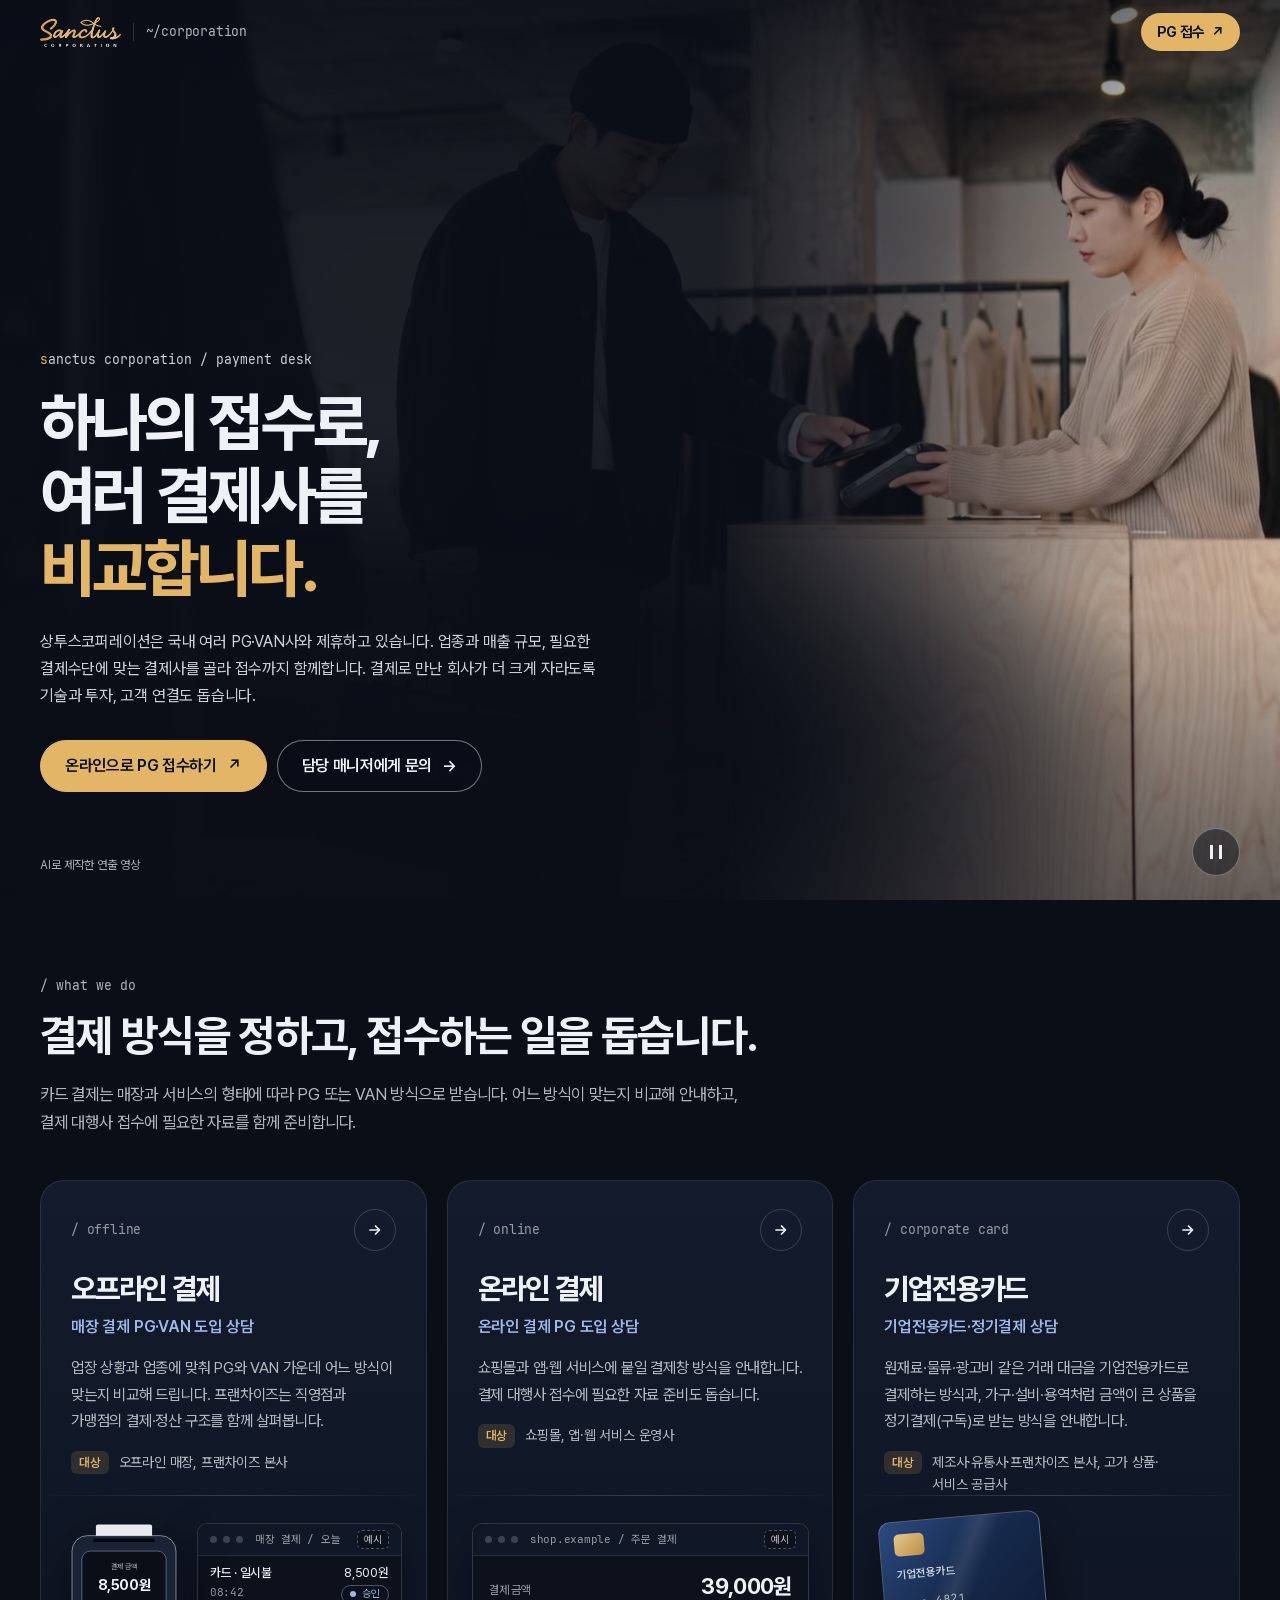
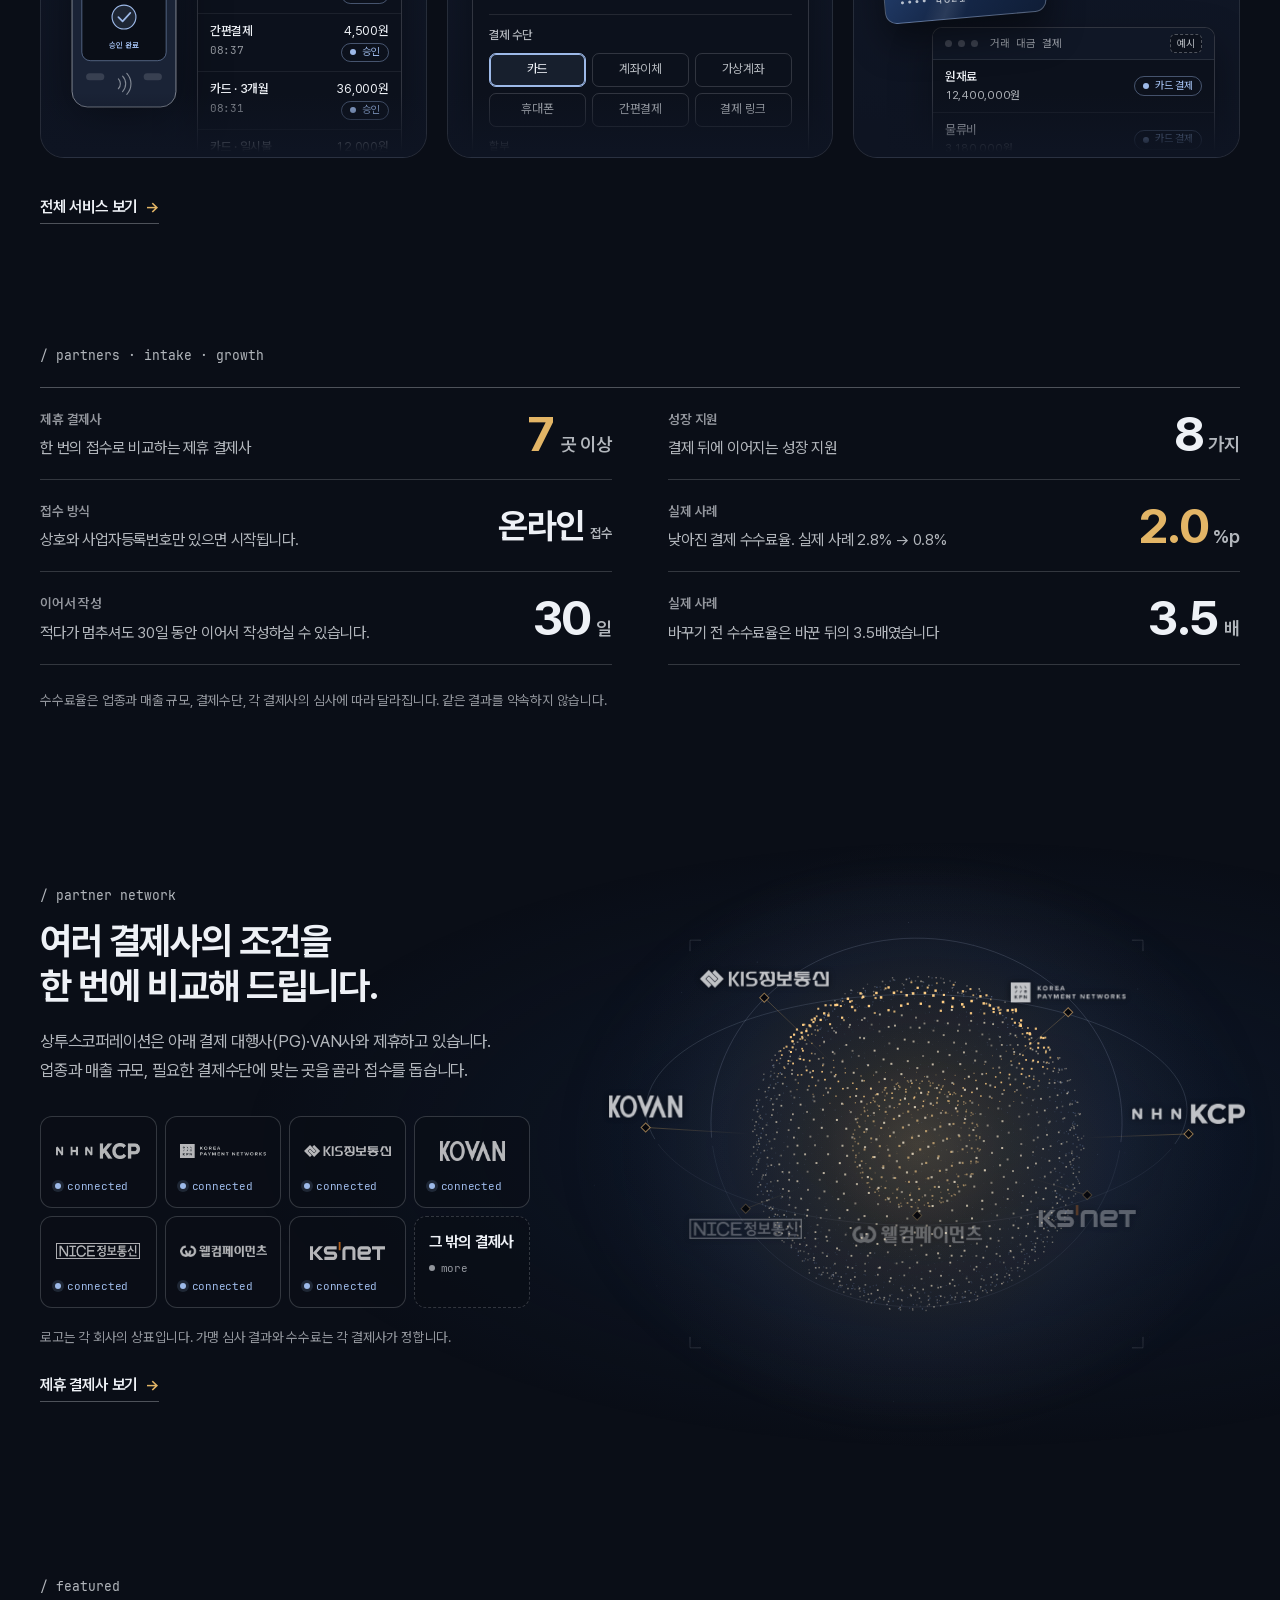
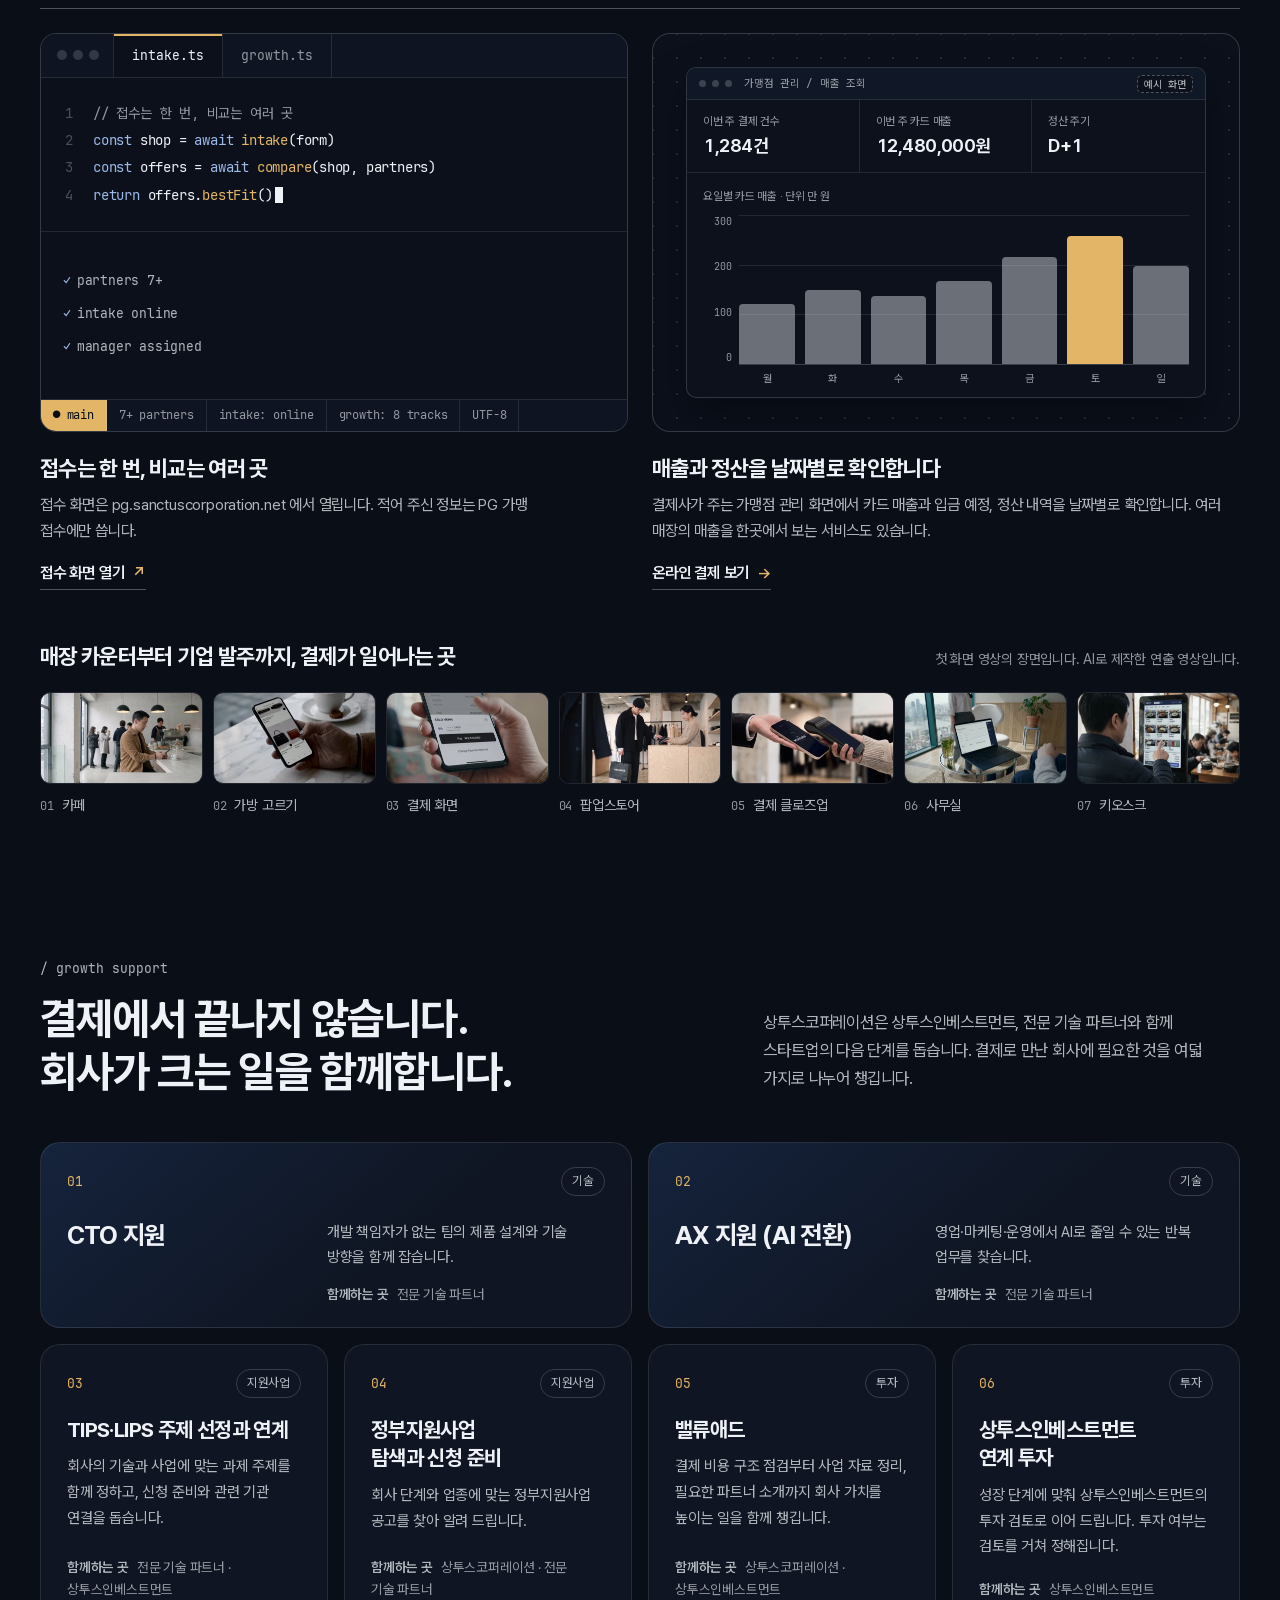
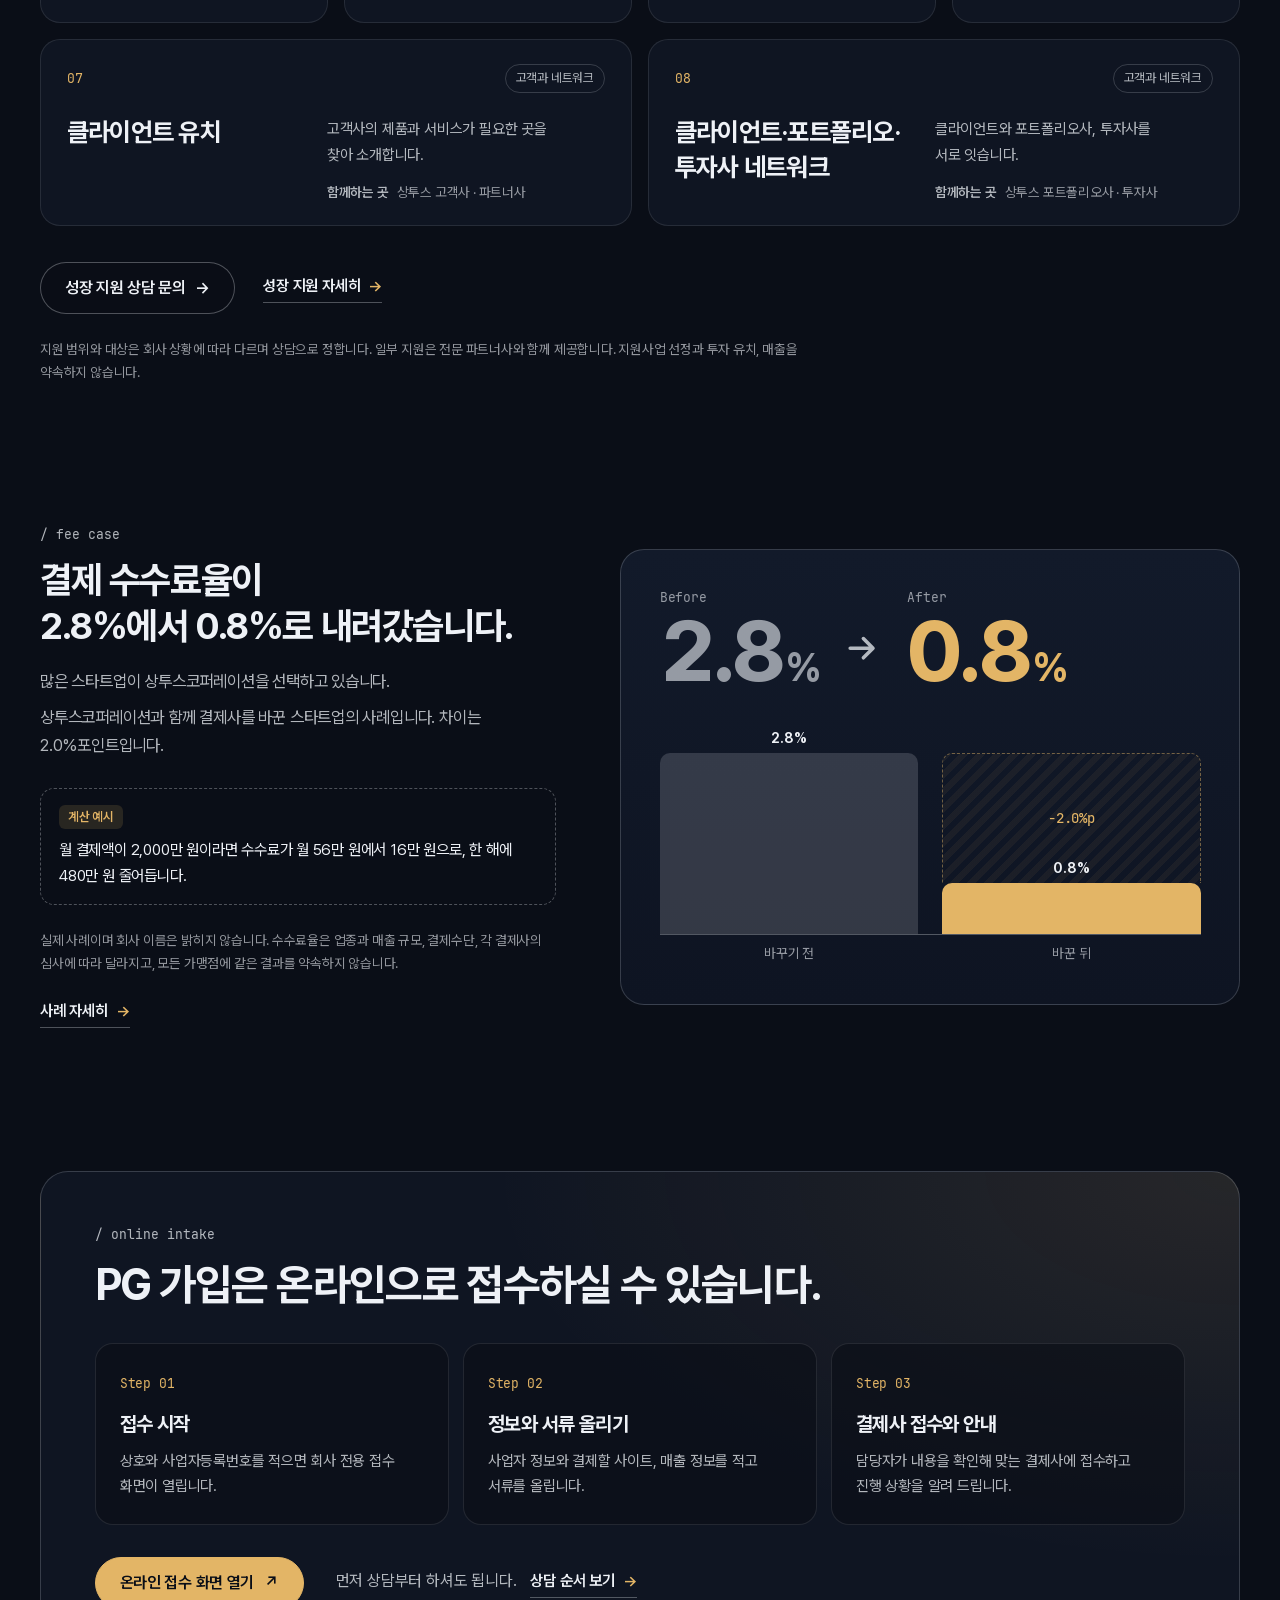
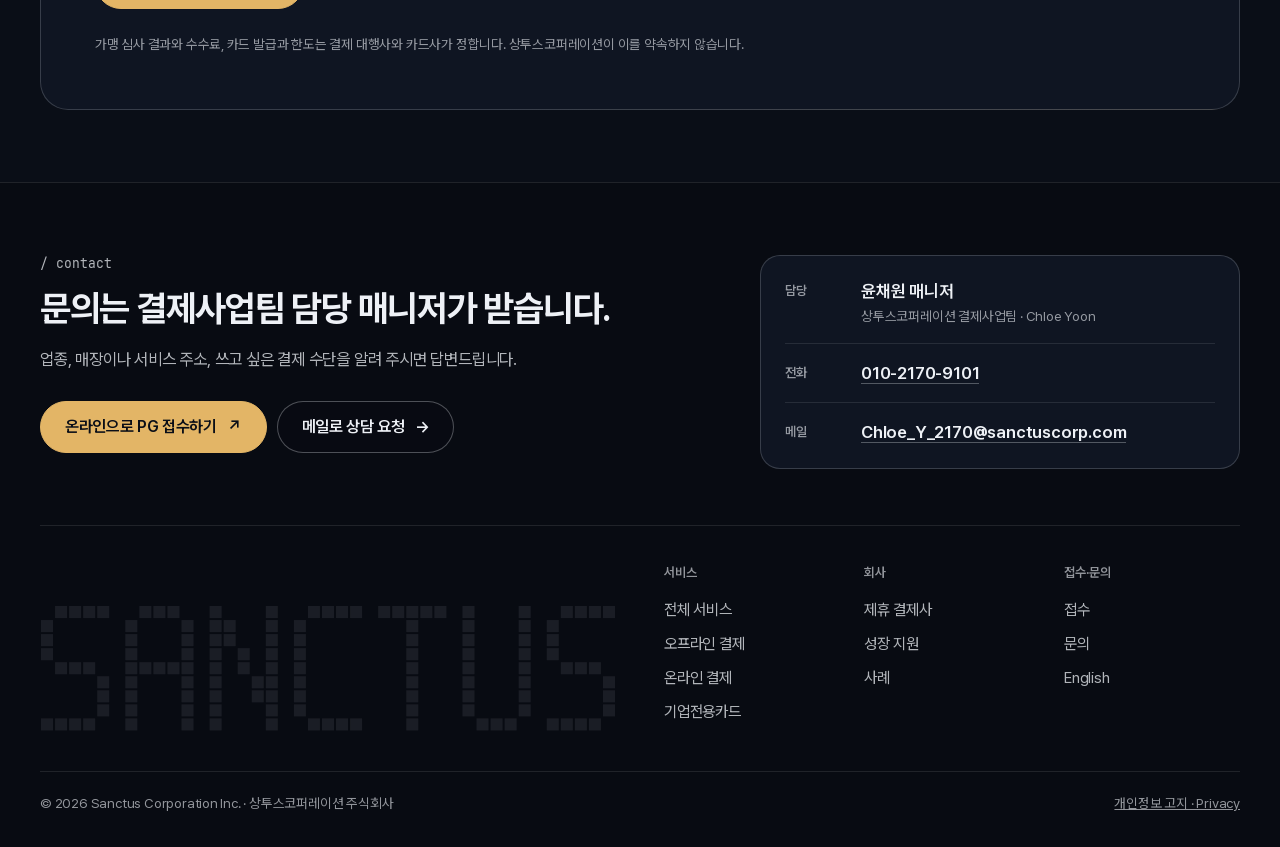
<file: index.html>
<!doctype html>
<html lang="ko">
<head>
<meta charset="utf-8">
<script>if(location.protocol==='http:'&&["sanctuscorporation.com", "www.sanctuscorporation.com"].indexOf(location.hostname)>=0)location.replace('https://'+location.host+location.pathname+location.search+location.hash)</script>
<meta name="viewport" content="width=device-width,initial-scale=1,viewport-fit=cover">
<title>상투스코퍼레이션 | 결제사 비교·접수와 스타트업 성장 지원 · Sanctus Corporation</title>
<meta name="description" content="상투스코퍼레이션은 국내 여러 PG·VAN사와 제휴해 업종과 매출에 맞는 결제사를 비교하고 접수까지 돕습니다. 결제로 만난 스타트업에는 CTO·AX 지원, TIPS·LIPS 주제 선정, 정부지원사업 준비, 투자 검토 연계, 고객·네트워크 연결을 함께합니다.">

<meta name="theme-color" content="#0a0e17">
<link rel="canonical" href="https://www.sanctuscorporation.com/">
<link rel="icon" href="assets/favicon.svg" type="image/svg+xml">
<link rel="apple-touch-icon" href="assets/apple-touch-icon.png">
<meta property="og:type" content="website">
<meta property="og:locale" content="ko_KR">
<meta property="og:site_name" content="Sanctus Corporation">
<meta property="og:title" content="상투스코퍼레이션 | 결제사 비교·접수와 스타트업 성장 지원">
<meta property="og:description" content="국내 여러 PG·VAN사와 제휴해 결제사를 비교하고 접수까지 돕습니다. 기술·지원사업·투자 검토·고객 연결까지 스타트업의 성장을 함께합니다.">
<meta property="og:url" content="https://www.sanctuscorporation.com/">
<meta property="og:image" content="https://www.sanctuscorporation.com/assets/og-image.png">
<meta name="twitter:card" content="summary_large_image">
<link rel="preload" href="assets/fonts/pretendard-var-ks.woff2" as="font" type="font/woff2" crossorigin>
<link rel="stylesheet" href="css/v4.css?v4-20261119c"><link rel="stylesheet" href="css/mocks.css?v4-20261119c">
<script>(function(){var d=document.documentElement;d.className='js';if(window.matchMedia&&matchMedia('(prefers-reduced-motion: reduce)').matches)d.className+=' rm';setTimeout(function(){d.classList.add('go')},1600)})();(function(){var m={"work":"services/","network":"partners/","case":"cases/","value":"cases/","growth":"growth/","apply":"apply/","en":"en/","contact":"contact/"},h=location.hash.slice(1);if(h&&Object.prototype.hasOwnProperty.call(m,h))location.replace(m[h])})()</script>
<script type="application/ld+json">{"@context": "https://schema.org", "@type": "Organization", "name": "상투스코퍼레이션 주식회사", "alternateName": "Sanctus Corporation Inc.", "url": "https://www.sanctuscorporation.com/", "logo": "https://www.sanctuscorporation.com/assets/sanctus-corporation-logo.png", "contactPoint": {"@type": "ContactPoint", "contactType": "customer service", "email": "Chloe_Y_2170@sanctuscorp.com", "telephone": "+82-10-2170-9101", "availableLanguage": ["ko"]}}</script>
</head>
<body class="page-home">
<a class="skip" href="#main">본문으로 건너뛰기</a>
<header class="hd" id="hd" data-mode="home"><div class="hd-bg" aria-hidden="true"></div><div class="hd-in"><a class="brand" href="./" aria-label="상투스코퍼레이션 첫 화면"><img src="assets/sanctus-corporation-logo.webp" width="320" height="119" alt="Sanctus Corporation"><span class="path">~/corporation</span></a><nav class="mnav" id="mnav" aria-label="주 메뉴"><ul class="mnav-list"><li class="dd" data-dd><button type="button" class="nl dd-btn" aria-expanded="false" aria-controls="dd-services">서비스<svg class="chev" viewBox="0 0 10 6" aria-hidden="true"><path d="M1 1l4 4 4-4"/></svg></button><div class="dd-panel" id="dd-services"><ul><li><a href="services/"><b>전체 서비스</b><span>결제 방식을 정하고, 접수하는 일을 돕습니다.</span></a></li><li><a href="services/offline/"><b>오프라인 결제</b><span>매장 결제 PG·VAN 도입 상담</span></a></li><li><a href="services/online/"><b>온라인 결제</b><span>온라인 결제 PG 도입 상담</span></a></li><li><a href="services/corporate-card/"><b>기업전용카드</b><span>기업전용카드·정기결제 상담</span></a></li></ul></div></li><li><a class="nl" href="partners/">제휴 결제사</a></li><li class="dd" data-dd><button type="button" class="nl dd-btn" aria-expanded="false" aria-controls="dd-growth">성장 지원<svg class="chev" viewBox="0 0 10 6" aria-hidden="true"><path d="M1 1l4 4 4-4"/></svg></button><div class="dd-panel" id="dd-growth"><ul><li><a href="growth/"><b>성장 지원 전체</b><span>결제에서 끝나지 않습니다. 회사가 크는 일을 함께합니다.</span></a></li><li><a href="growth/#tech"><b>기술</b><span>CTO 지원, AX 지원</span></a></li><li><a href="growth/#programs"><b>지원사업</b><span>TIPS·LIPS, 정부지원사업 준비</span></a></li><li><a href="growth/#investment"><b>투자</b><span>상투스인베스트먼트 투자 검토 연계</span></a></li><li><a href="growth/#network"><b>고객과 네트워크</b><span>클라이언트 유치, 포트폴리오·투자사 연결</span></a></li></ul></div></li><li><a class="nl" href="cases/">사례</a></li><li><a class="nl" href="apply/">접수</a></li><li><a class="nl" href="contact/">문의</a></li></ul><a class="nl en" href="en/" lang="en" aria-label="English">EN</a></nav><div class="hd-r"><a class="pg" href="https://pg.sanctuscorporation.net/" target="_blank" rel="noopener">PG 접수 <i aria-hidden="true">↗</i></a><button type="button" class="menu-btn" aria-expanded="false" aria-controls="mnav"><span class="mb-ic" aria-hidden="true"><i></i><i></i></span>메뉴</button></div></div></header>
<main id="main">
<section class="hero" id="top" aria-labelledby="hero-h"><div class="hero-media" id="hero-media"><picture class="hero-poster"><source media="(max-aspect-ratio: 1/1)" srcset="assets/video/hero-poster-4x5.webp"><img src="assets/video/hero-poster-16x9.webp" width="1920" height="1080" alt="" decoding="async" fetchpriority="high"></picture><video class="hero-video" id="hero-video" muted loop playsinline preload="metadata" aria-label="매장, 온라인 쇼핑, 무인 주문기, 기업 거래 등 여러 곳에서 결제하는 모습. AI로 제작한 연출 영상입니다."><source media="(max-aspect-ratio: 1/1)" src="assets/video/hero-4x5.webm" type="video/webm"><source media="(max-aspect-ratio: 1/1)" src="assets/video/hero-4x5.mp4" type="video/mp4"><source src="assets/video/hero-16x9.webm" type="video/webm"><source src="assets/video/hero-16x9.mp4" type="video/mp4"></video><div class="hero-shade" aria-hidden="true"></div></div><div class="wrap hero-copy"><p class="eyebrow hero-eb">sanctus corporation / payment desk</p><h1 id="hero-h" aria-label="하나의 접수로, 여러 결제사를 비교합니다."><span class="ln"><span style="--l:0">하나의 접수로,</span></span><span class="ln"><span style="--l:1">여러 결제사를</span></span><span class="ln"><span style="--l:2"><em>비교합니다.</em></span></span></h1><p class="hero-lede">상투스코퍼레이션은 국내 여러 PG·VAN사와 제휴하고 있습니다. 업종과 매출 규모, 필요한 결제수단에 맞는 결제사를 골라 접수까지 함께합니다. 결제로 만난 회사가 더 크게 자라도록 기술과 투자, 고객 연결도 돕습니다.</p><div class="btns hero-btns"><a class="btn pri" href="https://pg.sanctuscorporation.net/" target="_blank" rel="noopener">온라인으로 PG 접수하기 <i aria-hidden="true">↗</i></a><a class="btn" href="contact/">담당 매니저에게 문의 <i aria-hidden="true">→</i></a></div></div><div class="wrap hero-foot"><p class="hero-ai">AI로 제작한 연출 영상</p><button type="button" class="hero-pause" id="hero-pause" aria-pressed="false" aria-label="영상 멈춤" hidden><span aria-hidden="true"></span></button></div></section>
<section class="sec services" id="services" aria-labelledby="services-h"><div class="wrap"><div class="sec-head"><p class="eyebrow">/ what we do</p><h2 id="services-h">결제 방식을 정하고, <span class="nb">접수하는 일을 돕습니다.</span></h2><p class="lede">카드 결제는 매장과 서비스의 형태에 따라 PG 또는 VAN 방식으로 받습니다. 어느 방식이 맞는지 비교해 안내하고, 결제 대행사 접수에 필요한 자료를 함께 준비합니다.</p></div><div class="svc-grid"><article class="svc rv" style="--i:0"><div class="svc-top"><div class="svc-row"><p class="svc-tag">/ offline</p><span class="arr" aria-hidden="true"><svg viewBox="0 0 16 16" aria-hidden="true"><path d="M3 8h9M8.5 4l4 4-4 4"/></svg></span></div><h3><a class="stretch" href="services/offline/">오프라인 결제</a></h3><p class="svc-sub">매장 결제 PG·VAN 도입 상담</p><p class="svc-desc">업장 상황과 업종에 맞춰 PG와 VAN 가운데 어느 방식이 맞는지 비교해 드립니다. 프랜차이즈는 직영점과 가맹점의 결제·정산 구조를 함께 살펴봅니다.</p><p class="who"><b>대상</b><span>오프라인 매장, 프랜차이즈 본사</span></p></div><div class="svc-fig anim" aria-hidden="true"><div class="mk mk-term" aria-label="매장 카드 단말기 결제 예시 화면"><svg class="tm-dev" viewBox="0 0 168 268" aria-hidden="true"><rect class="paper" x="44" y="2" width="80" height="30" rx="3"/><path class="tear" d="M44 26l6-4 6 4 6-4 6 4 6-4 6 4 6-4 6 4 6-4 6 4 6-4 6 4 6-4"/><rect class="body" x="10" y="18" width="148" height="244" rx="22"/><rect class="slot" x="40" y="22" width="88" height="5" rx="2.5"/><rect class="screen" x="24" y="40" width="120" height="156" rx="12"/><text class="t1" x="84" y="66" text-anchor="middle">결제 금액</text><text class="t2" x="84" y="96" text-anchor="middle">8,500원</text><circle class="ok-ring" cx="84" cy="134" r="17"/><path class="ok-tick" d="M76 134l6 6 11-12"/><text class="t3" x="84" y="178" text-anchor="middle">승인 완료</text><path class="nfc" d="M76 222a10 10 0 0 1 0 14M82 218a16 16 0 0 1 0 22M88 214a22 22 0 0 1 0 30"/><rect class="btn-s" x="30" y="214" width="26" height="10" rx="5"/><rect class="btn-s" x="112" y="214" width="26" height="10" rx="5"/></svg><div class="mk-win tm-log"><div class="mk-bar"><i></i><i></i><i></i><span>매장 결제 / 오늘</span><em class="ex">예시</em></div><ol class="tm-rows"><li style="--i:0"><span class="t">08:42</span><span class="nm">카드 · 일시불</span><span class="am">8,500원</span><span class="st ok">승인</span></li><li style="--i:1"><span class="t">08:37</span><span class="nm">간편결제</span><span class="am">4,500원</span><span class="st ok">승인</span></li><li style="--i:2"><span class="t">08:31</span><span class="nm">카드 · 3개월</span><span class="am">36,000원</span><span class="st ok">승인</span></li><li style="--i:3"><span class="t">08:24</span><span class="nm">카드 · 일시불</span><span class="am">12,000원</span><span class="st ok">승인</span></li></ol></div></div></div></article><article class="svc rv" style="--i:1"><div class="svc-top"><div class="svc-row"><p class="svc-tag">/ online</p><span class="arr" aria-hidden="true"><svg viewBox="0 0 16 16" aria-hidden="true"><path d="M3 8h9M8.5 4l4 4-4 4"/></svg></span></div><h3><a class="stretch" href="services/online/">온라인 결제</a></h3><p class="svc-sub">온라인 결제 PG 도입 상담</p><p class="svc-desc">쇼핑몰과 앱·웹 서비스에 붙일 결제창 방식을 안내합니다. 결제 대행사 접수에 필요한 자료 준비도 돕습니다.</p><p class="who"><b>대상</b><span>쇼핑몰, 앱·웹 서비스 운영사</span></p></div><div class="svc-fig anim" aria-hidden="true"><div class="mk mk-cm" aria-label="온라인 결제창 예시 화면"><div class="mk-win"><div class="mk-bar"><i></i><i></i><i></i><span>shop.example / 주문 결제</span><em class="ex">예시</em></div><div class="cm-in"><div class="cm-sum"><small>결제 금액</small><b>39,000원</b></div><p class="mk-h">결제 수단</p><div class="mk-methods"><span class="on" style="--i:0">카드</span><span style="--i:1">계좌이체</span><span style="--i:2">가상계좌</span><span style="--i:3">휴대폰</span><span style="--i:4">간편결제</span><span style="--i:5">결제 링크</span></div><span class="mk-field"><small>할부</small><span>일시불<i></i></span></span><span class="mk-btn">39,000원 결제하기</span></div></div></div></div></article><article class="svc rv" style="--i:2"><div class="svc-top"><div class="svc-row"><p class="svc-tag">/ corporate card</p><span class="arr" aria-hidden="true"><svg viewBox="0 0 16 16" aria-hidden="true"><path d="M3 8h9M8.5 4l4 4-4 4"/></svg></span></div><h3><a class="stretch" href="services/corporate-card/">기업전용카드</a></h3><p class="svc-sub">기업전용카드·정기결제 상담</p><p class="svc-desc">원재료·물류·광고비 같은 거래 대금을 기업전용카드로 결제하는 방식과, 가구·설비·용역처럼 금액이 큰 상품을 정기결제(구독)로 받는 방식을 안내합니다.</p><p class="who"><b>대상</b><span>제조사·유통사·프랜차이즈 본사, 고가 상품·서비스 공급사</span></p></div><div class="svc-fig anim" aria-hidden="true"><div class="mk mk-cc" aria-label="기업전용카드 거래 대금 결제 목록 예시 화면"><div class="cc-card" aria-hidden="true"><span class="cc-chip"></span><span class="cc-name">기업전용카드</span><span class="cc-no">•••• 4821</span></div><div class="mk-win cc-win"><div class="mk-bar"><i></i><i></i><i></i><span>거래 대금 결제</span><em class="ex">예시</em></div><ol class="cc-rows"><li style="--i:0"><span class="nm">원재료</span><span class="am">12,400,000원</span><span class="st ok">카드 결제</span></li><li style="--i:1"><span class="nm">물류비</span><span class="am">3,180,000원</span><span class="st ok">카드 결제</span></li><li style="--i:2"><span class="nm">광고비</span><span class="am">5,000,000원</span><span class="st ok">카드 결제</span></li><li style="--i:3"><span class="nm">제조비</span><span class="am">8,750,000원</span><span class="st next">결제 예정</span></li></ol></div></div></div></article></div><div class="sec-tail"><a class="more" href="services/">전체 서비스 보기 <i aria-hidden="true">→</i></a></div></div></section>
<section class="sec stats" id="numbers" aria-labelledby="numbers-h"><div class="wrap"><div class="st-head"><p class="eyebrow" id="numbers-h">/ partners · intake · growth</p></div><ul class="st-rows" data-stats><li class="st-row" style="--i:0"><span class="st-k">제휴 결제사</span><span class="st-n">한 번의 접수로 비교하는 제휴 결제사</span><b class="st-v"><span data-count="7">7</span><i>곳 이상</i></b></li><li class="st-row" style="--i:1"><span class="st-k">접수 방식</span><span class="st-n">상호와 사업자등록번호만 있으면 시작됩니다.</span><b class="st-v word">온라인<i>접수</i></b></li><li class="st-row" style="--i:2"><span class="st-k">이어서 작성</span><span class="st-n">적다가 멈추셔도 30일 동안 이어서 작성하실 수 있습니다.</span><b class="st-v">30<i>일</i></b></li><li class="st-row" style="--i:3"><span class="st-k">성장 지원</span><span class="st-n">결제 뒤에 이어지는 성장 지원</span><b class="st-v">8<i>가지</i></b></li><li class="st-row" style="--i:4"><span class="st-k">실제 사례</span><span class="st-n">낮아진 결제 수수료율. 실제 사례 2.8% → 0.8%</span><b class="st-v">2.0<i>%p</i></b></li><li class="st-row" style="--i:5"><span class="st-k">실제 사례</span><span class="st-n">바꾸기 전 수수료율은 바꾼 뒤의 3.5배였습니다</span><b class="st-v">3.5<i>배</i></b></li></ul><p class="fine">수수료율은 업종과 매출 규모, 결제수단, 각 결제사의 심사에 따라 달라집니다. 같은 결과를 약속하지 않습니다.</p></div></section>
<section class="sec globe-sec" id="network" aria-labelledby="network-h"><div class="wrap"><div class="gl-spot" aria-hidden="true"></div><div class="gl-grid"><div class="gl-copy"><div class="sec-head tight"><p class="eyebrow">/ partner network</p><h2 id="network-h">여러 결제사의 조건을 <span class="nb">한 번에</span> 비교해 드립니다.</h2><p class="lede">상투스코퍼레이션은 아래 결제 대행사(PG)·VAN사와 제휴하고 있습니다. 업종과 매출 규모, 필요한 결제수단에 맞는 곳을 골라 접수를 돕습니다.</p></div><ul class="gl-names rv" aria-label="제휴 결제사"><li style="--i:0"><div class="lg"><img src="assets/partners/kcp.png" alt="NHN KCP" width="600" height="108" decoding="async" style="--k:1.005"></div><span>connected</span></li><li style="--i:1"><div class="lg"><img class="wm" src="assets/partners/kpn.png" alt="한국결제네트웍스(KPN)" width="566" height="98" decoding="async" style="--k:1.025"></div><span>connected</span></li><li style="--i:2"><div class="lg"><img class="wm" src="assets/partners/kis.svg" alt="KIS정보통신" width="200" height="28" decoding="async" style="--k:1.15"></div><span>connected</span></li><li style="--i:3"><div class="lg"><img class="wm" src="assets/partners/kovan.png" alt="코밴(KOVAN)" width="100" height="30" decoding="async" style="--k:0.778;--mw:100px"></div><span>connected</span></li><li style="--i:4"><div class="lg"><img src="assets/partners/nice.png" alt="NICE정보통신" width="600" height="108" decoding="async" style="--k:1.005"></div><span>connected</span></li><li style="--i:5"><div class="lg"><img class="wm" src="assets/partners/welcome.png" alt="웰컴페이먼츠" width="488" height="66" decoding="async" style="--k:1.159"></div><span>connected</span></li><li style="--i:6"><div class="lg"><img src="assets/partners/ksnet.svg" alt="KSNET" width="94" height="21" decoding="async" style="--k:0.895"></div><span>connected</span></li><li class="etc" style="--i:7"><b>그 밖의 결제사</b><span>more</span></li></ul><p class="fine">로고는 각 회사의 상표입니다. 가맹 심사 결과와 수수료는 각 결제사가 정합니다.</p><a class="more" href="partners/">제휴 결제사 보기 <i aria-hidden="true">→</i></a></div><div class="gl-stage" id="gl-stage"><canvas id="core" aria-hidden="true" data-src-logos="assets/partners/" data-logos="{&quot;KCP&quot;:{&quot;f&quot;:&quot;kcp.png&quot;,&quot;m&quot;:&quot;o&quot;,&quot;r&quot;:5.556,&quot;k&quot;:1.005},&quot;KPN&quot;:{&quot;f&quot;:&quot;kpn.png&quot;,&quot;m&quot;:&quot;c&quot;,&quot;r&quot;:5.776,&quot;k&quot;:1.025},&quot;KIS&quot;:{&quot;f&quot;:&quot;kis.svg&quot;,&quot;m&quot;:&quot;c&quot;,&quot;r&quot;:7.269,&quot;k&quot;:1.15},&quot;KOVAN&quot;:{&quot;f&quot;:&quot;kovan.png&quot;,&quot;m&quot;:&quot;c&quot;,&quot;r&quot;:3.333,&quot;k&quot;:0.778,&quot;mw&quot;:100},&quot;NICE&quot;:{&quot;f&quot;:&quot;nice.png&quot;,&quot;m&quot;:&quot;o&quot;,&quot;r&quot;:5.556,&quot;k&quot;:1.005},&quot;웰컴&quot;:{&quot;f&quot;:&quot;welcome.png&quot;,&quot;m&quot;:&quot;c&quot;,&quot;r&quot;:7.394,&quot;k&quot;:1.159},&quot;KSNET&quot;:{&quot;f&quot;:&quot;ksnet.svg&quot;,&quot;m&quot;:&quot;o&quot;,&quot;r&quot;:4.406,&quot;k&quot;:0.895}}"></canvas><p class="sr">점으로 이루어진 지구본 둘레를 제휴 결제사 일곱 곳(KCP, KPN, KIS, KOVAN, NICE, 웰컴, KSNET)의 로고가 돌고, 가운데에서 결제사 쪽으로 접수 신호가 날아가는 그림입니다.</p></div></div></div></section>
<section class="sec featured" id="featured" aria-labelledby="featured-h"><div class="wrap"><div class="fe-head"><p class="eyebrow">/ featured</p><h2 class="sr" id="featured-h">Featured</h2></div><div class="fe-grid2"><article class="fe-card fe-code rv"><div class="code" role="group" aria-label="접수는 한 번, 비교는 여러 곳이라는 뜻을 코드처럼 쓴 그림"><div class="code-bar"><span class="dots" aria-hidden="true"><i></i><i></i><i></i></span><div class="code-tabs" role="tablist" aria-label="코드 창"><button type="button" role="tab" id="code-intake-t" aria-controls="code-intake" aria-selected="true">intake.ts</button><button type="button" role="tab" id="code-growth-t" aria-controls="code-growth" aria-selected="false" tabindex="-1">growth.ts</button></div></div><div class="code-pane" id="code-intake" role="tabpanel" aria-labelledby="code-intake-t" tabindex="0"><pre><span class="l"><span class="lno">1</span><span class="c">// 접수는 한 번, 비교는 여러 곳</span></span><span class="l"><span class="lno">2</span><span class="k">const</span> <span class="v">shop</span> = <span class="k">await</span> <span class="f">intake</span>(<span class="v">form</span>)</span><span class="l"><span class="lno">3</span><span class="k">const</span> <span class="v">offers</span> = <span class="k">await</span> <span class="f">compare</span>(<span class="v">shop</span>, <span class="v">partners</span>)</span><span class="l"><span class="lno">4</span><span class="k">return</span> <span class="v">offers</span>.<span class="f">bestFit</span>()<i class="caret" aria-hidden="true"></i></span></pre><p class="code-out"><span><b>✓</b>partners 7+</span><span><b>✓</b>intake online</span><span><b>✓</b>manager assigned</span></p></div><div class="code-pane" id="code-growth" role="tabpanel" aria-labelledby="code-growth-t" tabindex="0"><pre><span class="l"><span class="lno">1</span><span class="c">// 결제에서 끝나지 않습니다.</span></span><span class="l"><span class="lno">2</span><span class="k">const</span> <span class="v">tracks</span> = [</span><span class="l"><span class="lno">3</span>  <span class="s">"CTO 지원"</span>, <span class="s">"AX 지원 (AI 전환)"</span>,</span><span class="l"><span class="lno">4</span>  <span class="s">"TIPS·LIPS 주제 선정과 연계"</span>, <span class="s">"정부지원사업 탐색과 신청 준비"</span>,</span><span class="l"><span class="lno">5</span>  <span class="s">"밸류애드"</span>, <span class="s">"상투스인베스트먼트 연계 투자"</span>,</span><span class="l"><span class="lno">6</span>  <span class="s">"클라이언트 유치"</span>, <span class="s">"클라이언트·포트폴리오·투자사 네트워크"</span>,</span><span class="l"><span class="lno">7</span>]</span><span class="l"><span class="lno">8</span><span class="k">return</span> <span class="f">grow</span>(<span class="v">shop</span>, <span class="v">tracks</span>)<i class="caret" aria-hidden="true"></i></span></pre><p class="code-out"><span><b>✓</b>growth: 8 tracks</span></p></div><p class="code-status" aria-hidden="true"><span>● main</span><span>7+ partners</span><span>intake: online</span><span>growth: 8 tracks</span><span>UTF-8</span></p></div><div class="fe-meta"><h3>접수는 한 번, 비교는 여러 곳</h3><p>접수 화면은 pg.sanctuscorporation.net 에서 열립니다. 적어 주신 정보는 PG 가맹 접수에만 씁니다.</p><a class="more" href="https://pg.sanctuscorporation.net/" target="_blank" rel="noopener">접수 화면 열기 <i aria-hidden="true">↗</i></a></div></article><article class="fe-card fe-screen rv" style="--i:1"><div class="fe-shot anim"><figure class="frame bare"><div class="mkbox"><div class="mk" aria-label="가맹점 매출 조회 예시 화면"><div class="mk-win"><div class="mk-bar"><i></i><i></i><i></i><span>가맹점 관리 / 매출 조회</span><em class="ex">예시 화면</em></div><div class="mk-kpi"><div><small>이번 주 결제 건수</small><b>1,284건</b></div><div><small>이번 주 카드 매출</small><b>12,480,000원</b></div><div><small>정산 주기</small><b>D+1</b></div></div><div class="mk-chart"><p class="mk-cap">요일별 카드 매출 · 단위 만 원</p><div class="mk-axis"><span>300</span><span>200</span><span>100</span><span>0</span></div><div class="mk-plot"><i style="--h:40%;--i:0"></i><i style="--h:50%;--i:1"></i><i style="--h:46%;--i:2"></i><i style="--h:56%;--i:3"></i><i style="--h:72%;--i:4"></i><i style="--h:86%;--i:5" class=on></i><i style="--h:66%;--i:6"></i></div><div class="mk-days"><span>월</span><span>화</span><span>수</span><span>목</span><span>금</span><span>토</span><span>일</span></div></div></div></div></div><figcaption class="sr">가맹점 매출 조회 예시 화면</figcaption></figure></div><div class="fe-meta"><h3>매출과 정산을 날짜별로 확인합니다</h3><p>결제사가 주는 가맹점 관리 화면에서 카드 매출과 입금 예정, 정산 내역을 날짜별로 확인합니다. 여러 매장의 매출을 한곳에서 보는 서비스도 있습니다.</p><a class="more" href="services/online/">온라인 결제 보기 <i aria-hidden="true">→</i></a></div></article></div><article class="fe-scenes rv"><div class="fs-head"><h3>매장 카운터부터 기업 발주까지, 결제가 일어나는 곳</h3><p>첫 화면 영상의 장면입니다. AI로 제작한 연출 영상입니다.</p></div><ol class="scenes" aria-label="결제 장면 일곱 가지"><li style="--i:0"><img src="assets/scenes/scene-1.webp" width="640" height="360" alt="" loading="lazy" decoding="async"><span><b>01</b>카페</span></li><li style="--i:1"><img src="assets/scenes/scene-2.webp" width="640" height="360" alt="" loading="lazy" decoding="async"><span><b>02</b>가방 고르기</span></li><li style="--i:2"><img src="assets/scenes/scene-3.webp" width="640" height="360" alt="" loading="lazy" decoding="async"><span><b>03</b>결제 화면</span></li><li style="--i:3"><img src="assets/scenes/scene-4.webp" width="640" height="360" alt="" loading="lazy" decoding="async"><span><b>04</b>팝업스토어</span></li><li style="--i:4"><img src="assets/scenes/scene-5.webp" width="640" height="360" alt="" loading="lazy" decoding="async"><span><b>05</b>결제 클로즈업</span></li><li style="--i:5"><img src="assets/scenes/scene-6.webp" width="640" height="360" alt="" loading="lazy" decoding="async"><span><b>06</b>사무실</span></li><li style="--i:6"><img src="assets/scenes/scene-7.webp" width="640" height="360" alt="" loading="lazy" decoding="async"><span><b>07</b>키오스크</span></li></ol></article></div></section>
<section class="sec growth" id="growth" aria-labelledby="growth-h"><div class="wrap"><div class="sec-head"><p class="eyebrow">/ growth support</p><h2 id="growth-h">결제에서 끝나지 않습니다. <span class="nb">회사가 크는 일을 함께합니다.</span></h2><p class="lede">상투스코퍼레이션은 상투스인베스트먼트, 전문 기술 파트너와 함께 스타트업의 다음 단계를 돕습니다. 결제로 만난 회사에 필요한 것을 여덟 가지로 나누어 챙깁니다.</p></div><div class="gc-grid"><article class="gc rv s2" style="--i:0"><p class="gc-top"><b>01</b><span>기술</span></p><h3>CTO 지원</h3><p class="gc-t">개발 책임자가 없는 팀의 제품 설계와 기술 방향을 함께 잡습니다.</p><p class="gc-with"><b>함께하는 곳</b>전문 기술 파트너</p></article><article class="gc rv s2" style="--i:1"><p class="gc-top"><b>02</b><span>기술</span></p><h3>AX 지원 <span class="nb">(AI 전환)</span></h3><p class="gc-t">영업·마케팅·운영에서 AI로 줄일 수 있는 반복 업무를 찾습니다.</p><p class="gc-with"><b>함께하는 곳</b>전문 기술 파트너</p></article><article class="gc rv s1" style="--i:2"><p class="gc-top"><b>03</b><span>지원사업</span></p><h3>TIPS·LIPS 주제 선정과 연계</h3><p class="gc-t">회사의 기술과 사업에 맞는 과제 주제를 함께 정하고, 신청 준비와 관련 기관 연결을 돕습니다.</p><p class="gc-with"><b>함께하는 곳</b>전문 기술 파트너 · 상투스인베스트먼트</p></article><article class="gc rv s1" style="--i:3"><p class="gc-top"><b>04</b><span>지원사업</span></p><h3>정부지원사업 탐색과 신청 준비</h3><p class="gc-t">회사 단계와 업종에 맞는 정부지원사업 공고를 찾아 알려 드립니다.</p><p class="gc-with"><b>함께하는 곳</b>상투스코퍼레이션 · 전문 기술 파트너</p></article><article class="gc rv s1" style="--i:0"><p class="gc-top"><b>05</b><span>투자</span></p><h3>밸류애드</h3><p class="gc-t">결제 비용 구조 점검부터 사업 자료 정리, 필요한 파트너 소개까지 회사 가치를 높이는 일을 함께 챙깁니다.</p><p class="gc-with"><b>함께하는 곳</b>상투스코퍼레이션 · 상투스인베스트먼트</p></article><article class="gc rv s1" style="--i:1"><p class="gc-top"><b>06</b><span>투자</span></p><h3>상투스인베스트먼트 연계 투자</h3><p class="gc-t">성장 단계에 맞춰 상투스인베스트먼트의 투자 검토로 이어 드립니다. 투자 여부는 검토를 거쳐 정해집니다.</p><p class="gc-with"><b>함께하는 곳</b>상투스인베스트먼트</p></article><article class="gc rv s2" style="--i:2"><p class="gc-top"><b>07</b><span>고객과 네트워크</span></p><h3>클라이언트 유치</h3><p class="gc-t">고객사의 제품과 서비스가 필요한 곳을 찾아 소개합니다.</p><p class="gc-with"><b>함께하는 곳</b>상투스 고객사 · 파트너사</p></article><article class="gc rv s2" style="--i:3"><p class="gc-top"><b>08</b><span>고객과 네트워크</span></p><h3><span class="nb">클라이언트·포트폴리오·</span><span class="nb">투자사 네트워크</span></h3><p class="gc-t">클라이언트와 포트폴리오사, 투자사를 서로 잇습니다.</p><p class="gc-with"><b>함께하는 곳</b>상투스 포트폴리오사 · 투자사</p></article></div><div class="sec-tail"><div class="btns"><a class="btn" href="contact/">성장 지원 상담 문의 <i aria-hidden="true">→</i></a></div><a class="more" href="growth/">성장 지원 자세히 <i aria-hidden="true">→</i></a></div><p class="fine">지원 범위와 대상은 회사 상황에 따라 다르며 상담으로 정합니다. 일부 지원은 전문 파트너사와 함께 제공합니다. 지원사업 선정과 투자 유치, 매출을 약속하지 않습니다.</p></div></section>
<section class="sec case" id="case" aria-labelledby="case-h"><div class="wrap"><div class="case-grid"><div class="case-copy"><div class="sec-head tight"><p class="eyebrow">/ fee case</p><h2 id="case-h">결제 수수료율이 <span class="nb">2.8%에서 0.8%로</span> 내려갔습니다.</h2><p class="lede">많은 스타트업이 상투스코퍼레이션을 선택하고 있습니다.</p><p class="lede">상투스코퍼레이션과 함께 결제사를 바꾼 스타트업의 사례입니다. 차이는 2.0%포인트입니다.</p></div><p class="case-calc"><span class="tag">계산 예시</span>월 결제액이 2,000만 원이라면 수수료가 월 56만 원에서 16만 원으로, 한 해에 480만 원 줄어듭니다.</p><p class="fine">실제 사례이며 회사 이름은 밝히지 않습니다. 수수료율은 업종과 매출 규모, 결제수단, 각 결제사의 심사에 따라 달라지고, 모든 가맹점에 같은 결과를 약속하지 않습니다.</p><a class="more" href="cases/">사례 자세히 <i aria-hidden="true">→</i></a></div><div class="case-fig rv anim"><div class="case-nums" role="img" aria-label="결제 수수료율 2.8퍼센트에서 0.8퍼센트로"><div class="was"><span>Before</span><b>2.8<i>%</i></b></div><span class="arw" aria-hidden="true"><svg viewBox="0 0 16 16" aria-hidden="true"><path d="M3 8h9M8.5 4l4 4-4 4"/></svg></span><div class="now"><span>After</span><b>0.8<i>%</i></b></div></div><div class="chart" aria-hidden="true"><div class="col"><div class="bar was" style="--h:100%"><em>2.8%</em></div><span>바꾸기 전</span></div><div class="col"><div class="ghost" style="--h:28.6%"><b>−2.0%p</b></div><div class="bar now" style="--h:28.6%"><em>0.8%</em></div><span>바꾼 뒤</span></div></div></div></div></div></section>
<section class="sec cta home-apply" id="apply" aria-labelledby="apply-h"><div class="wrap"><div class="cta-box"><div class="sec-head"><p class="eyebrow">/ online intake</p><h2 id="apply-h">PG 가입은 온라인으로 접수하실 수 있습니다.</h2></div><ol class="steps"><li class="rv" style="--i:0"><span class="no">Step 01</span><h3>접수 시작</h3><p>상호와 사업자등록번호를 적으면 회사 전용 접수 화면이 열립니다.</p></li><li class="rv" style="--i:1"><span class="no">Step 02</span><h3>정보와 서류 올리기</h3><p>사업자 정보와 결제할 사이트, 매출 정보를 적고 서류를 올립니다.</p></li><li class="rv" style="--i:2"><span class="no">Step 03</span><h3>결제사 접수와 안내</h3><p>담당자가 내용을 확인해 맞는 결제사에 접수하고 진행 상황을 알려 드립니다.</p></li></ol><div class="cta-row"><div class="btns"><a class="btn pri" href="https://pg.sanctuscorporation.net/" target="_blank" rel="noopener">온라인 접수 화면 열기 <i aria-hidden="true">↗</i></a></div><p class="cta-side"><span>먼저 상담부터 하셔도 됩니다.</span> <a class="more" href="apply/">상담 순서 보기 <i aria-hidden="true">→</i></a></p></div><p class="fine">가맹 심사 결과와 수수료, 카드 발급과 한도는 결제 대행사와 카드사가 정합니다. 상투스코퍼레이션이 이를 약속하지 않습니다.</p></div></div></section>
</main>
<footer class="ft" id="contact-foot" aria-labelledby="ft-h"><div class="wrap"><div class="ft-top"><div class="ft-copy"><p class="eyebrow">/ contact</p><h2 id="ft-h">문의는 결제사업팀 담당 매니저가 받습니다.</h2><p class="lede">업종, 매장이나 서비스 주소, 쓰고 싶은 결제 수단을 알려 주시면 답변드립니다.</p><div class="btns"><a class="btn pri" href="https://pg.sanctuscorporation.net/" target="_blank" rel="noopener">온라인으로 PG 접수하기 <i aria-hidden="true">↗</i></a><a class="btn" href="mailto:Chloe_Y_2170@sanctuscorp.com?subject=%EA%B2%B0%EC%A0%9C%20%EC%83%81%EB%8B%B4%20%EC%9A%94%EC%B2%AD">메일로 상담 요청 <i aria-hidden="true">→</i></a></div></div><dl class="who"><div><dt>담당</dt><dd>윤채원 매니저<small>상투스코퍼레이션 결제사업팀 · Chloe Yoon</small></dd></div><div><dt>전화</dt><dd><a href="tel:01021709101">010-2170-9101</a></dd></div><div><dt>메일</dt><dd><a href="mailto:Chloe_Y_2170@sanctuscorp.com">Chloe_Y_2170@<wbr>sanctuscorp.com</a></dd></div></dl></div><div class="ft-mid"><svg class="pix ft-pix" viewBox="0 0 41 9" preserveAspectRatio="xMinYMax meet" aria-hidden="true" focusable="false"><rect x="1.07" y="0.07" width=".86" height=".86"/><rect x="2.07" y="0.07" width=".86" height=".86"/><rect x="3.07" y="0.07" width=".86" height=".86"/><rect x="4.07" y="0.07" width=".86" height=".86"/><rect x="0.07" y="1.07" width=".86" height=".86"/><rect x="0.07" y="2.07" width=".86" height=".86"/><rect x="0.07" y="3.07" width=".86" height=".86"/><rect x="1.07" y="4.07" width=".86" height=".86"/><rect x="2.07" y="4.07" width=".86" height=".86"/><rect x="3.07" y="4.07" width=".86" height=".86"/><rect x="4.07" y="5.07" width=".86" height=".86"/><rect x="4.07" y="6.07" width=".86" height=".86"/><rect x="4.07" y="7.07" width=".86" height=".86"/><rect x="0.07" y="8.07" width=".86" height=".86"/><rect x="1.07" y="8.07" width=".86" height=".86"/><rect x="2.07" y="8.07" width=".86" height=".86"/><rect x="3.07" y="8.07" width=".86" height=".86"/><rect x="7.07" y="0.07" width=".86" height=".86"/><rect x="8.07" y="0.07" width=".86" height=".86"/><rect x="9.07" y="0.07" width=".86" height=".86"/><rect x="6.07" y="1.07" width=".86" height=".86"/><rect x="10.07" y="1.07" width=".86" height=".86"/><rect x="6.07" y="2.07" width=".86" height=".86"/><rect x="10.07" y="2.07" width=".86" height=".86"/><rect x="6.07" y="3.07" width=".86" height=".86"/><rect x="10.07" y="3.07" width=".86" height=".86"/><rect x="6.07" y="4.07" width=".86" height=".86"/><rect x="7.07" y="4.07" width=".86" height=".86"/><rect x="8.07" y="4.07" width=".86" height=".86"/><rect x="9.07" y="4.07" width=".86" height=".86"/><rect x="10.07" y="4.07" width=".86" height=".86"/><rect x="6.07" y="5.07" width=".86" height=".86"/><rect x="10.07" y="5.07" width=".86" height=".86"/><rect x="6.07" y="6.07" width=".86" height=".86"/><rect x="10.07" y="6.07" width=".86" height=".86"/><rect x="6.07" y="7.07" width=".86" height=".86"/><rect x="10.07" y="7.07" width=".86" height=".86"/><rect x="6.07" y="8.07" width=".86" height=".86"/><rect x="10.07" y="8.07" width=".86" height=".86"/><rect x="12.07" y="0.07" width=".86" height=".86"/><rect x="16.07" y="0.07" width=".86" height=".86"/><rect x="12.07" y="1.07" width=".86" height=".86"/><rect x="13.07" y="1.07" width=".86" height=".86"/><rect x="16.07" y="1.07" width=".86" height=".86"/><rect x="12.07" y="2.07" width=".86" height=".86"/><rect x="13.07" y="2.07" width=".86" height=".86"/><rect x="16.07" y="2.07" width=".86" height=".86"/><rect x="12.07" y="3.07" width=".86" height=".86"/><rect x="14.07" y="3.07" width=".86" height=".86"/><rect x="16.07" y="3.07" width=".86" height=".86"/><rect x="12.07" y="4.07" width=".86" height=".86"/><rect x="14.07" y="4.07" width=".86" height=".86"/><rect x="16.07" y="4.07" width=".86" height=".86"/><rect x="12.07" y="5.07" width=".86" height=".86"/><rect x="15.07" y="5.07" width=".86" height=".86"/><rect x="16.07" y="5.07" width=".86" height=".86"/><rect x="12.07" y="6.07" width=".86" height=".86"/><rect x="15.07" y="6.07" width=".86" height=".86"/><rect x="16.07" y="6.07" width=".86" height=".86"/><rect x="12.07" y="7.07" width=".86" height=".86"/><rect x="16.07" y="7.07" width=".86" height=".86"/><rect x="12.07" y="8.07" width=".86" height=".86"/><rect x="16.07" y="8.07" width=".86" height=".86"/><rect x="19.07" y="0.07" width=".86" height=".86"/><rect x="20.07" y="0.07" width=".86" height=".86"/><rect x="21.07" y="0.07" width=".86" height=".86"/><rect x="22.07" y="0.07" width=".86" height=".86"/><rect x="18.07" y="1.07" width=".86" height=".86"/><rect x="18.07" y="2.07" width=".86" height=".86"/><rect x="18.07" y="3.07" width=".86" height=".86"/><rect x="18.07" y="4.07" width=".86" height=".86"/><rect x="18.07" y="5.07" width=".86" height=".86"/><rect x="18.07" y="6.07" width=".86" height=".86"/><rect x="18.07" y="7.07" width=".86" height=".86"/><rect x="19.07" y="8.07" width=".86" height=".86"/><rect x="20.07" y="8.07" width=".86" height=".86"/><rect x="21.07" y="8.07" width=".86" height=".86"/><rect x="22.07" y="8.07" width=".86" height=".86"/><rect x="24.07" y="0.07" width=".86" height=".86"/><rect x="25.07" y="0.07" width=".86" height=".86"/><rect x="26.07" y="0.07" width=".86" height=".86"/><rect x="27.07" y="0.07" width=".86" height=".86"/><rect x="28.07" y="0.07" width=".86" height=".86"/><rect x="26.07" y="1.07" width=".86" height=".86"/><rect x="26.07" y="2.07" width=".86" height=".86"/><rect x="26.07" y="3.07" width=".86" height=".86"/><rect x="26.07" y="4.07" width=".86" height=".86"/><rect x="26.07" y="5.07" width=".86" height=".86"/><rect x="26.07" y="6.07" width=".86" height=".86"/><rect x="26.07" y="7.07" width=".86" height=".86"/><rect x="26.07" y="8.07" width=".86" height=".86"/><rect x="30.07" y="0.07" width=".86" height=".86"/><rect x="34.07" y="0.07" width=".86" height=".86"/><rect x="30.07" y="1.07" width=".86" height=".86"/><rect x="34.07" y="1.07" width=".86" height=".86"/><rect x="30.07" y="2.07" width=".86" height=".86"/><rect x="34.07" y="2.07" width=".86" height=".86"/><rect x="30.07" y="3.07" width=".86" height=".86"/><rect x="34.07" y="3.07" width=".86" height=".86"/><rect x="30.07" y="4.07" width=".86" height=".86"/><rect x="34.07" y="4.07" width=".86" height=".86"/><rect x="30.07" y="5.07" width=".86" height=".86"/><rect x="34.07" y="5.07" width=".86" height=".86"/><rect x="30.07" y="6.07" width=".86" height=".86"/><rect x="34.07" y="6.07" width=".86" height=".86"/><rect x="30.07" y="7.07" width=".86" height=".86"/><rect x="34.07" y="7.07" width=".86" height=".86"/><rect x="31.07" y="8.07" width=".86" height=".86"/><rect x="32.07" y="8.07" width=".86" height=".86"/><rect x="33.07" y="8.07" width=".86" height=".86"/><rect x="37.07" y="0.07" width=".86" height=".86"/><rect x="38.07" y="0.07" width=".86" height=".86"/><rect x="39.07" y="0.07" width=".86" height=".86"/><rect x="40.07" y="0.07" width=".86" height=".86"/><rect x="36.07" y="1.07" width=".86" height=".86"/><rect x="36.07" y="2.07" width=".86" height=".86"/><rect x="36.07" y="3.07" width=".86" height=".86"/><rect x="37.07" y="4.07" width=".86" height=".86"/><rect x="38.07" y="4.07" width=".86" height=".86"/><rect x="39.07" y="4.07" width=".86" height=".86"/><rect x="40.07" y="5.07" width=".86" height=".86"/><rect x="40.07" y="6.07" width=".86" height=".86"/><rect x="40.07" y="7.07" width=".86" height=".86"/><rect x="36.07" y="8.07" width=".86" height=".86"/><rect x="37.07" y="8.07" width=".86" height=".86"/><rect x="38.07" y="8.07" width=".86" height=".86"/><rect x="39.07" y="8.07" width=".86" height=".86"/></svg><div class="ft-map"><div><p class="fm-h">서비스</p><ul><li><a href="services/">전체 서비스</a></li><li><a href="services/offline/">오프라인 결제</a></li><li><a href="services/online/">온라인 결제</a></li><li><a href="services/corporate-card/">기업전용카드</a></li></ul></div><div><p class="fm-h">회사</p><ul><li><a href="partners/">제휴 결제사</a></li><li><a href="growth/">성장 지원</a></li><li><a href="cases/">사례</a></li></ul></div><div><p class="fm-h">접수·문의</p><ul><li><a href="apply/">접수</a></li><li><a href="contact/">문의</a></li><li><a href="en/" lang="en">English</a></li></ul></div></div></div><div class="ft-end"><span>© 2026 Sanctus Corporation Inc. · 상투스코퍼레이션 주식회사</span><a href="privacy.html">개인정보 고지 · Privacy</a></div></div></footer>
<script src="js/v4.js?v4-20261119c" defer></script><script src="js/globe.js?v4-20261119c" defer></script>
</body>
</html>
</file>
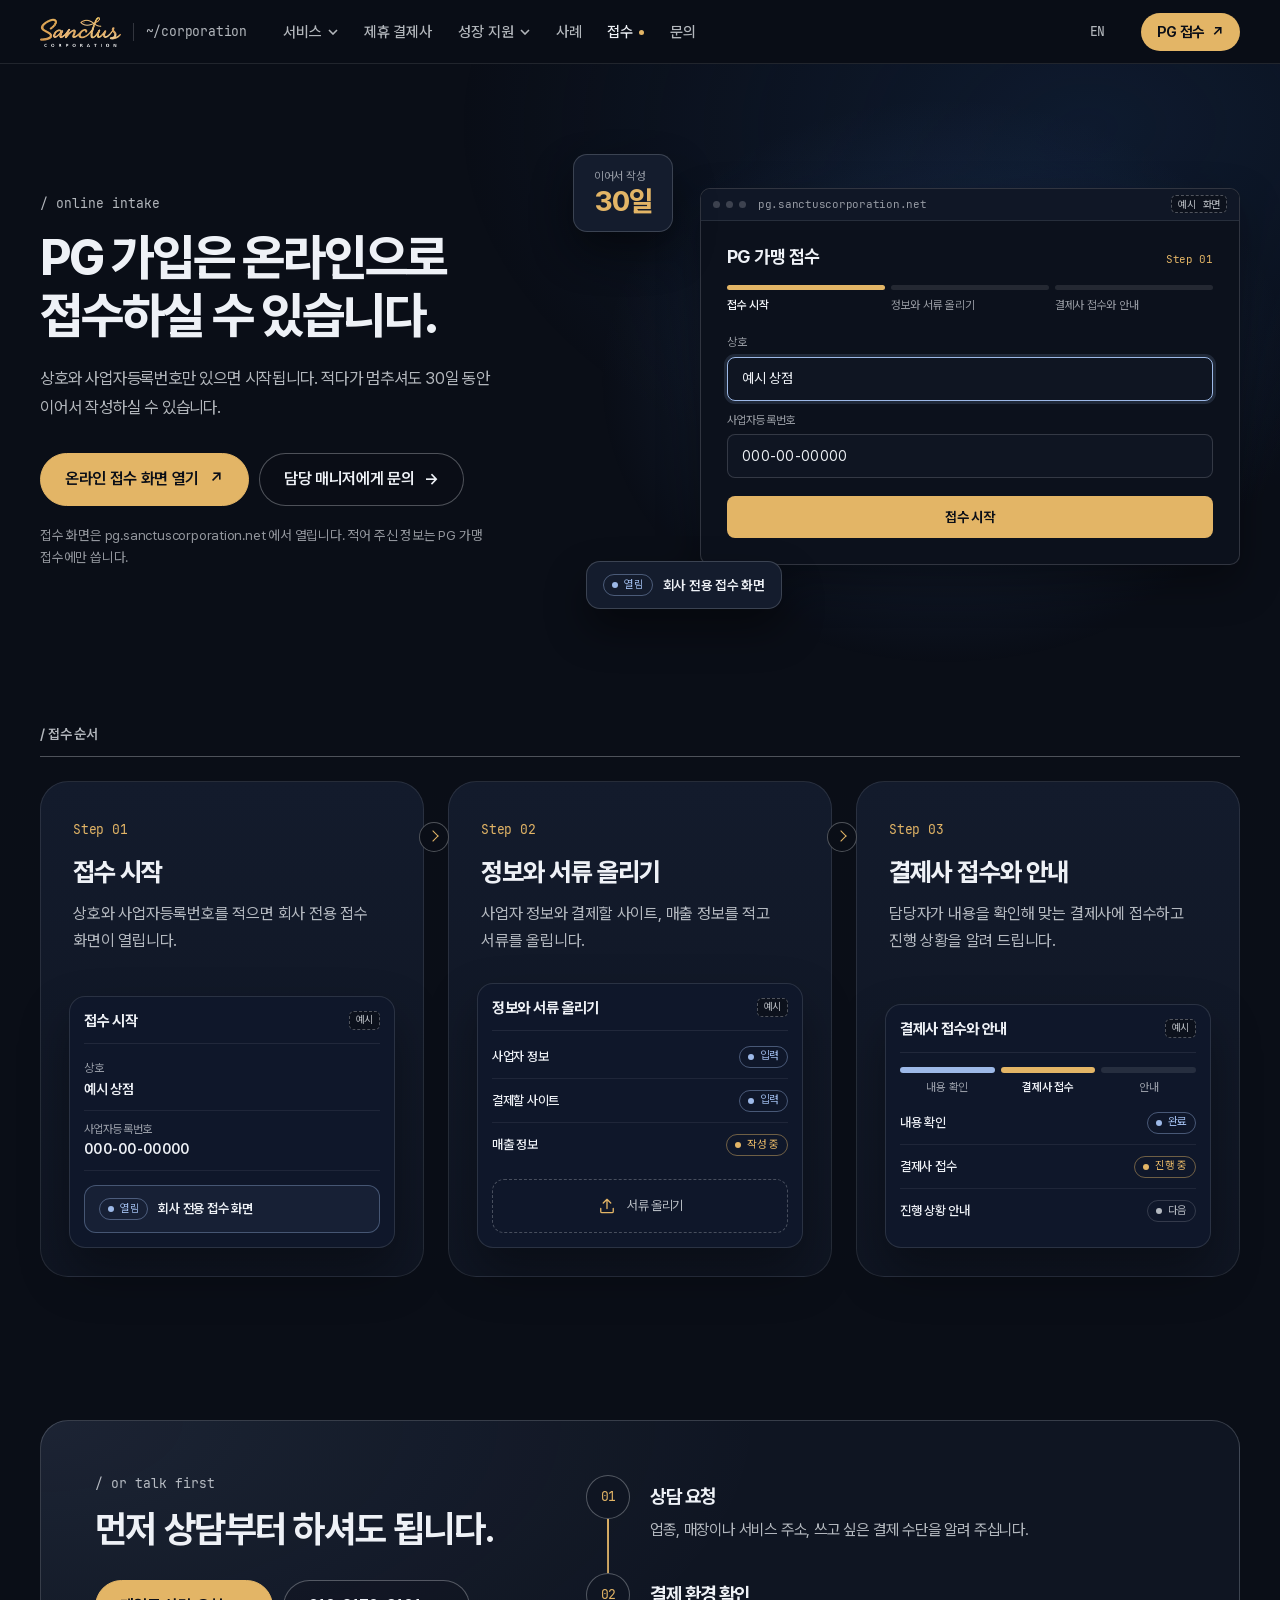
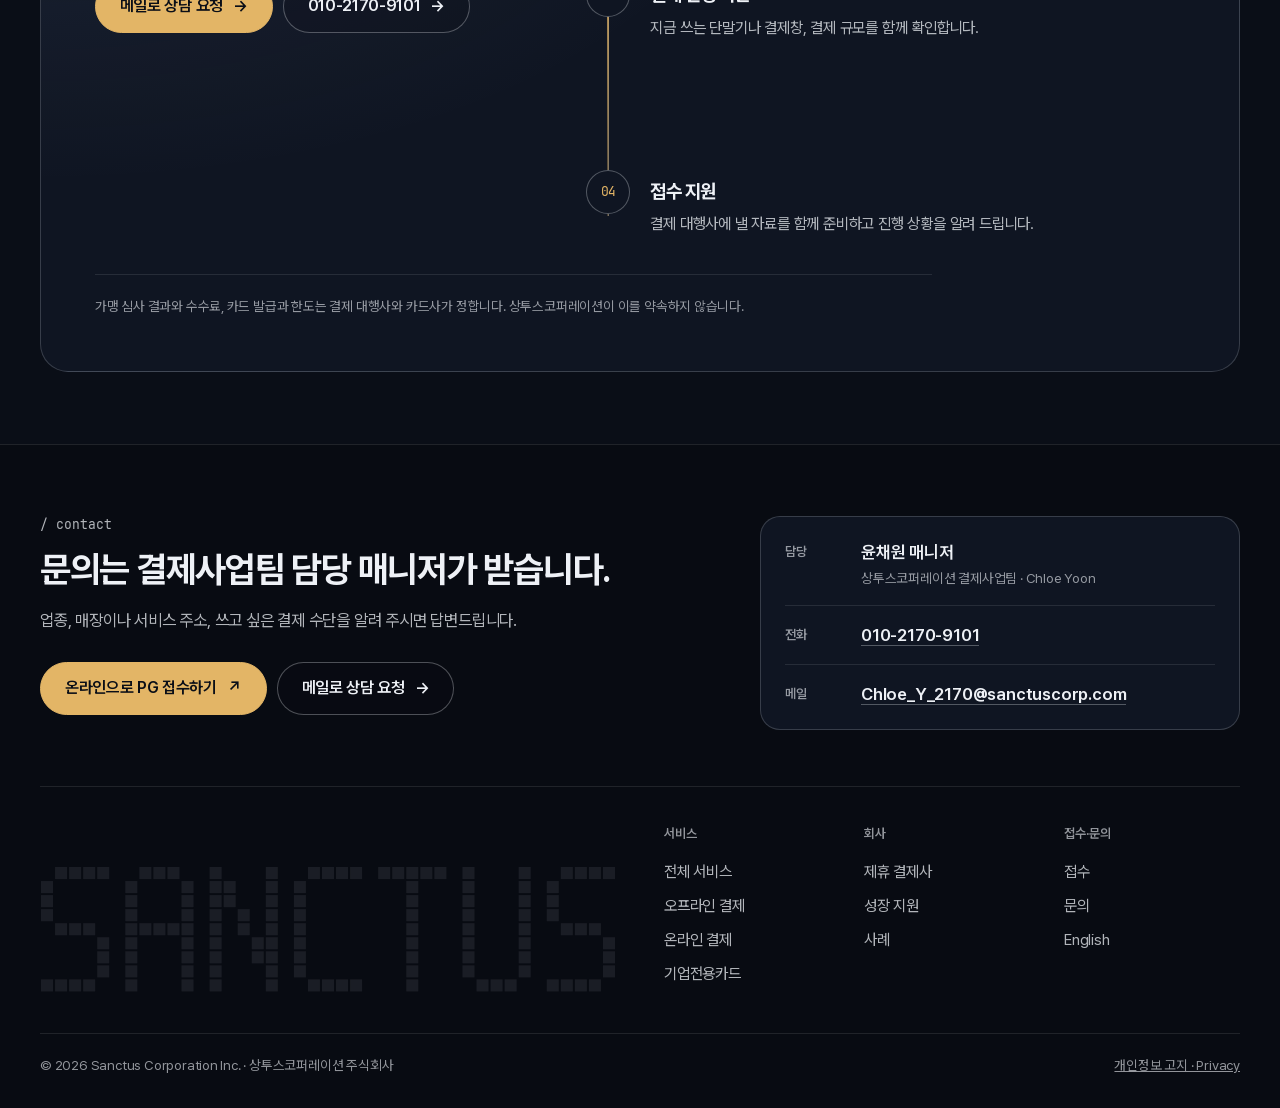
<file: apply/index.html>
<!doctype html>
<html lang="ko">
<head>
<meta charset="utf-8">
<script>if(location.protocol==='http:'&&["sanctuscorporation.com", "www.sanctuscorporation.com"].indexOf(location.hostname)>=0)location.replace('https://'+location.host+location.pathname+location.search+location.hash)</script>
<meta name="viewport" content="width=device-width,initial-scale=1,viewport-fit=cover">
<title>접수 — PG 가입은 온라인으로 접수하실 수 있습니다 | 상투스코퍼레이션</title>
<meta name="description" content="상호와 사업자등록번호만 있으면 시작됩니다. 적다가 멈추셔도 30일 동안 이어서 작성하실 수 있습니다.">

<meta name="theme-color" content="#0a0e17">
<link rel="canonical" href="https://www.sanctuscorporation.com/apply/">
<link rel="icon" href="../assets/favicon.svg" type="image/svg+xml">
<link rel="apple-touch-icon" href="../assets/apple-touch-icon.png">
<meta property="og:type" content="website">
<meta property="og:locale" content="ko_KR">
<meta property="og:site_name" content="Sanctus Corporation">
<meta property="og:title" content="접수 — PG 가입은 온라인으로 접수하실 수 있습니다 | 상투스코퍼레이션">
<meta property="og:description" content="상호와 사업자등록번호만 있으면 시작됩니다. 적다가 멈추셔도 30일 동안 이어서 작성하실 수 있습니다.">
<meta property="og:url" content="https://www.sanctuscorporation.com/apply/">
<meta property="og:image" content="https://www.sanctuscorporation.com/assets/og-image.png">
<meta name="twitter:card" content="summary_large_image">
<link rel="preload" href="../assets/fonts/pretendard-var-ks.woff2" as="font" type="font/woff2" crossorigin>
<link rel="stylesheet" href="../css/v4.css?v4-20261119c"><link rel="stylesheet" href="../css/mocks.css?v4-20261119c">
<script>(function(){var d=document.documentElement;d.className='js';if(window.matchMedia&&matchMedia('(prefers-reduced-motion: reduce)').matches)d.className+=' rm';setTimeout(function(){d.classList.add('go')},1600)})()</script>

</head>
<body class="page-sub">
<a class="skip" href="#main">본문으로 건너뛰기</a>
<header class="hd" id="hd" data-mode="sub"><div class="hd-bg" aria-hidden="true"></div><div class="hd-in"><a class="brand" href="../" aria-label="상투스코퍼레이션 첫 화면"><img src="../assets/sanctus-corporation-logo.webp" width="320" height="119" alt="Sanctus Corporation"><span class="path">~/corporation</span></a><nav class="mnav" id="mnav" aria-label="주 메뉴"><ul class="mnav-list"><li class="dd" data-dd><button type="button" class="nl dd-btn" aria-expanded="false" aria-controls="dd-services">서비스<svg class="chev" viewBox="0 0 10 6" aria-hidden="true"><path d="M1 1l4 4 4-4"/></svg></button><div class="dd-panel" id="dd-services"><ul><li><a href="../services/"><b>전체 서비스</b><span>결제 방식을 정하고, 접수하는 일을 돕습니다.</span></a></li><li><a href="../services/offline/"><b>오프라인 결제</b><span>매장 결제 PG·VAN 도입 상담</span></a></li><li><a href="../services/online/"><b>온라인 결제</b><span>온라인 결제 PG 도입 상담</span></a></li><li><a href="../services/corporate-card/"><b>기업전용카드</b><span>기업전용카드·정기결제 상담</span></a></li></ul></div></li><li><a class="nl" href="../partners/">제휴 결제사</a></li><li class="dd" data-dd><button type="button" class="nl dd-btn" aria-expanded="false" aria-controls="dd-growth">성장 지원<svg class="chev" viewBox="0 0 10 6" aria-hidden="true"><path d="M1 1l4 4 4-4"/></svg></button><div class="dd-panel" id="dd-growth"><ul><li><a href="../growth/"><b>성장 지원 전체</b><span>결제에서 끝나지 않습니다. 회사가 크는 일을 함께합니다.</span></a></li><li><a href="../growth/#tech"><b>기술</b><span>CTO 지원, AX 지원</span></a></li><li><a href="../growth/#programs"><b>지원사업</b><span>TIPS·LIPS, 정부지원사업 준비</span></a></li><li><a href="../growth/#investment"><b>투자</b><span>상투스인베스트먼트 투자 검토 연계</span></a></li><li><a href="../growth/#network"><b>고객과 네트워크</b><span>클라이언트 유치, 포트폴리오·투자사 연결</span></a></li></ul></div></li><li><a class="nl" href="../cases/">사례</a></li><li><a class="nl" href="../apply/" aria-current="page">접수</a></li><li><a class="nl" href="../contact/">문의</a></li></ul><a class="nl en" href="../en/" lang="en" aria-label="English">EN</a></nav><div class="hd-r"><a class="pg" href="https://pg.sanctuscorporation.net/" target="_blank" rel="noopener">PG 접수 <i aria-hidden="true">↗</i></a><button type="button" class="menu-btn" aria-expanded="false" aria-controls="mnav"><span class="mb-ic" aria-hidden="true"><i></i><i></i></span>메뉴</button></div></div></header>
<main id="main">
<section class="sub-hero hero2 intake" id="top" aria-labelledby="hero-h"><div class="wrap h2-grid"><div class="sh-copy"><p class="eyebrow">/ online intake</p><h1 id="hero-h">PG 가입은 <span class="nb">온라인으로</span> <span class="nb">접수하실 수 있습니다.</span></h1><p class="lede">상호와 사업자등록번호만 있으면 시작됩니다. 적다가 멈추셔도 30일 동안 이어서 작성하실 수 있습니다.</p><div class="btns"><a class="btn pri" href="https://pg.sanctuscorporation.net/" target="_blank" rel="noopener">온라인 접수 화면 열기 <i aria-hidden="true">↗</i></a><a class="btn" href="../contact/">담당 매니저에게 문의 <i aria-hidden="true">→</i></a></div><p class="fine">접수 화면은 pg.sanctuscorporation.net 에서 열립니다. 적어 주신 정보는 PG 가맹 접수에만 씁니다.</p></div><div class="h2-fig"><div class="h2-comp rv anim"><div class="mk ik" aria-label="온라인 PG 접수 화면 예시"><div class="mk-win ik-win"><div class="mk-bar"><i></i><i></i><i></i><span>pg.sanctuscorporation.net</span><em class="ex">예시 화면</em></div><div class="ik-in"><div class="ik-hd"><b>PG 가맹 접수</b><small>Step 01</small></div><ol class="ik-steps"><li class="now" style="--i:0"><i></i><span>접수 시작</span></li><li style="--i:1"><i></i><span>정보와 서류 올리기</span></li><li style="--i:2"><i></i><span>결제사 접수와 안내</span></li></ol><div class="ik-fields"><span class="ik-f" style="--i:0"><small>상호</small><span>예시 상점</span></span><span class="ik-f" style="--i:1"><small>사업자등록번호</small><span class="nmb">000-00-00000</span></span></div><span class="mk-btn ik-btn">접수 시작</span></div></div><div class="ik-toast"><small>이어서 작성</small><b>30일</b></div><div class="ik-open"><span class="st ok">열림</span><b>회사 전용 접수 화면</b></div></div></div></div></div></section>
<section class="sec steps3" id="steps" aria-labelledby="steps-h"><div class="wrap"><div class="sp-head"><h2 class="eyebrow ko" id="steps-h">/ 접수 순서</h2></div><ol class="sp-grid"><li class="sp rv" style="--i:0"><div class="sp-top"><span class="sp-no">Step 01</span><h3>접수 시작</h3><p>상호와 사업자등록번호를 적으면 회사 전용 접수 화면이 열립니다.</p></div><div class="sp-fig anim" aria-hidden="true"><div class="mk mc-wrap" aria-label="접수 시작 예시 화면"><div class="mc"><div class="mc-h"><b>접수 시작</b><em class="ex">예시</em></div><dl class="ik-dl"><div style="--i:0"><dt>상호</dt><dd>예시 상점</dd></div><div style="--i:1"><dt>사업자등록번호</dt><dd class="nmb">000-00-00000</dd></div></dl><div class="ik-go"><span class="st ok">열림</span><b>회사 전용 접수 화면</b></div></div></div></div></li><li class="sp rv" style="--i:1"><div class="sp-top"><span class="sp-no">Step 02</span><h3>정보와 서류 올리기</h3><p>사업자 정보와 결제할 사이트, 매출 정보를 적고 서류를 올립니다.</p></div><div class="sp-fig anim" aria-hidden="true"><div class="mk mc-wrap" aria-label="정보와 서류 올리기 예시 화면"><div class="mc"><div class="mc-h"><b>정보와 서류 올리기</b><em class="ex">예시</em></div><ul class="mc-rows"><li style="--i:0"><span class="nm">사업자 정보</span><span class="st ok">입력</span></li><li style="--i:1"><span class="nm">결제할 사이트</span><span class="st ok">입력</span></li><li style="--i:2"><span class="nm">매출 정보</span><span class="st now">작성 중</span></li></ul><div class="ik-drop"><svg viewBox="0 0 24 24" aria-hidden="true"><path d="M12 15V4M7.5 8.5 12 4l4.5 4.5M4.5 15v3.5a1.5 1.5 0 0 0 1.5 1.5h12a1.5 1.5 0 0 0 1.5-1.5V15"/></svg><span>서류 올리기</span></div></div></div></div></li><li class="sp rv" style="--i:2"><div class="sp-top"><span class="sp-no">Step 03</span><h3>결제사 접수와 안내</h3><p>담당자가 내용을 확인해 맞는 결제사에 접수하고 진행 상황을 알려 드립니다.</p></div><div class="sp-fig anim" aria-hidden="true"><div class="mk mc-wrap" aria-label="결제사 접수와 안내 예시 화면"><div class="mc"><div class="mc-h"><b>결제사 접수와 안내</b><em class="ex">예시</em></div><ol class="pg4 p3"><li class="ok" style="--i:0"><i></i><span>내용 확인</span></li><li class="now" style="--i:1"><i></i><span>결제사 접수</span></li><li style="--i:2"><i></i><span>안내</span></li></ol><ul class="mc-rows"><li style="--i:0"><span class="nm">내용 확인</span><span class="st ok">완료</span></li><li style="--i:1"><span class="nm">결제사 접수</span><span class="st now">진행 중</span></li><li style="--i:2"><span class="nm">진행 상황 안내</span><span class="st">다음</span></li></ul></div></div></div></li></ol></div></section>
<section class="sec talk" id="talk" aria-labelledby="talk-h"><div class="wrap"><div class="tl-box"><div class="tl-grid"><div class="tl-copy"><p class="eyebrow">/ or talk first</p><h2 id="talk-h">먼저 상담부터 <span class="nb">하셔도 됩니다.</span></h2><div class="btns"><a class="btn pri" href="mailto:Chloe_Y_2170@sanctuscorp.com?subject=%EA%B2%B0%EC%A0%9C%20%EC%83%81%EB%8B%B4%20%EC%9A%94%EC%B2%AD">메일로 상담 요청 <i aria-hidden="true">→</i></a><a class="btn" href="tel:01021709101">010-2170-9101 <i aria-hidden="true">→</i></a></div></div><ol class="tl-list anim"><li class="rv" style="--i:0"><span class="tl-no">01</span><div><h3>상담 요청</h3><p>업종, 매장이나 서비스 주소, 쓰고 싶은 결제 수단을 알려 주십니다.</p></div></li><li class="rv" style="--i:1"><span class="tl-no">02</span><div><h3>결제 환경 확인</h3><p>지금 쓰는 단말기나 결제창, 결제 규모를 함께 확인합니다.</p></div></li><li class="rv" style="--i:2"><span class="tl-no">03</span><div><h3>방식 안내</h3><p>맞는 결제 방식과 진행 절차를 비교해 설명드립니다.</p></div></li><li class="rv" style="--i:3"><span class="tl-no">04</span><div><h3>접수 지원</h3><p>결제 대행사에 낼 자료를 함께 준비하고 진행 상황을 알려 드립니다.</p></div></li></ol></div><p class="fine">가맹 심사 결과와 수수료, 카드 발급과 한도는 결제 대행사와 카드사가 정합니다. 상투스코퍼레이션이 이를 약속하지 않습니다.</p></div></div></section>
</main>
<footer class="ft" id="contact-foot" aria-labelledby="ft-h"><div class="wrap"><div class="ft-top"><div class="ft-copy"><p class="eyebrow">/ contact</p><h2 id="ft-h">문의는 결제사업팀 담당 매니저가 받습니다.</h2><p class="lede">업종, 매장이나 서비스 주소, 쓰고 싶은 결제 수단을 알려 주시면 답변드립니다.</p><div class="btns"><a class="btn pri" href="https://pg.sanctuscorporation.net/" target="_blank" rel="noopener">온라인으로 PG 접수하기 <i aria-hidden="true">↗</i></a><a class="btn" href="mailto:Chloe_Y_2170@sanctuscorp.com?subject=%EA%B2%B0%EC%A0%9C%20%EC%83%81%EB%8B%B4%20%EC%9A%94%EC%B2%AD">메일로 상담 요청 <i aria-hidden="true">→</i></a></div></div><dl class="who"><div><dt>담당</dt><dd>윤채원 매니저<small>상투스코퍼레이션 결제사업팀 · Chloe Yoon</small></dd></div><div><dt>전화</dt><dd><a href="tel:01021709101">010-2170-9101</a></dd></div><div><dt>메일</dt><dd><a href="mailto:Chloe_Y_2170@sanctuscorp.com">Chloe_Y_2170@<wbr>sanctuscorp.com</a></dd></div></dl></div><div class="ft-mid"><svg class="pix ft-pix" viewBox="0 0 41 9" preserveAspectRatio="xMinYMax meet" aria-hidden="true" focusable="false"><rect x="1.07" y="0.07" width=".86" height=".86"/><rect x="2.07" y="0.07" width=".86" height=".86"/><rect x="3.07" y="0.07" width=".86" height=".86"/><rect x="4.07" y="0.07" width=".86" height=".86"/><rect x="0.07" y="1.07" width=".86" height=".86"/><rect x="0.07" y="2.07" width=".86" height=".86"/><rect x="0.07" y="3.07" width=".86" height=".86"/><rect x="1.07" y="4.07" width=".86" height=".86"/><rect x="2.07" y="4.07" width=".86" height=".86"/><rect x="3.07" y="4.07" width=".86" height=".86"/><rect x="4.07" y="5.07" width=".86" height=".86"/><rect x="4.07" y="6.07" width=".86" height=".86"/><rect x="4.07" y="7.07" width=".86" height=".86"/><rect x="0.07" y="8.07" width=".86" height=".86"/><rect x="1.07" y="8.07" width=".86" height=".86"/><rect x="2.07" y="8.07" width=".86" height=".86"/><rect x="3.07" y="8.07" width=".86" height=".86"/><rect x="7.07" y="0.07" width=".86" height=".86"/><rect x="8.07" y="0.07" width=".86" height=".86"/><rect x="9.07" y="0.07" width=".86" height=".86"/><rect x="6.07" y="1.07" width=".86" height=".86"/><rect x="10.07" y="1.07" width=".86" height=".86"/><rect x="6.07" y="2.07" width=".86" height=".86"/><rect x="10.07" y="2.07" width=".86" height=".86"/><rect x="6.07" y="3.07" width=".86" height=".86"/><rect x="10.07" y="3.07" width=".86" height=".86"/><rect x="6.07" y="4.07" width=".86" height=".86"/><rect x="7.07" y="4.07" width=".86" height=".86"/><rect x="8.07" y="4.07" width=".86" height=".86"/><rect x="9.07" y="4.07" width=".86" height=".86"/><rect x="10.07" y="4.07" width=".86" height=".86"/><rect x="6.07" y="5.07" width=".86" height=".86"/><rect x="10.07" y="5.07" width=".86" height=".86"/><rect x="6.07" y="6.07" width=".86" height=".86"/><rect x="10.07" y="6.07" width=".86" height=".86"/><rect x="6.07" y="7.07" width=".86" height=".86"/><rect x="10.07" y="7.07" width=".86" height=".86"/><rect x="6.07" y="8.07" width=".86" height=".86"/><rect x="10.07" y="8.07" width=".86" height=".86"/><rect x="12.07" y="0.07" width=".86" height=".86"/><rect x="16.07" y="0.07" width=".86" height=".86"/><rect x="12.07" y="1.07" width=".86" height=".86"/><rect x="13.07" y="1.07" width=".86" height=".86"/><rect x="16.07" y="1.07" width=".86" height=".86"/><rect x="12.07" y="2.07" width=".86" height=".86"/><rect x="13.07" y="2.07" width=".86" height=".86"/><rect x="16.07" y="2.07" width=".86" height=".86"/><rect x="12.07" y="3.07" width=".86" height=".86"/><rect x="14.07" y="3.07" width=".86" height=".86"/><rect x="16.07" y="3.07" width=".86" height=".86"/><rect x="12.07" y="4.07" width=".86" height=".86"/><rect x="14.07" y="4.07" width=".86" height=".86"/><rect x="16.07" y="4.07" width=".86" height=".86"/><rect x="12.07" y="5.07" width=".86" height=".86"/><rect x="15.07" y="5.07" width=".86" height=".86"/><rect x="16.07" y="5.07" width=".86" height=".86"/><rect x="12.07" y="6.07" width=".86" height=".86"/><rect x="15.07" y="6.07" width=".86" height=".86"/><rect x="16.07" y="6.07" width=".86" height=".86"/><rect x="12.07" y="7.07" width=".86" height=".86"/><rect x="16.07" y="7.07" width=".86" height=".86"/><rect x="12.07" y="8.07" width=".86" height=".86"/><rect x="16.07" y="8.07" width=".86" height=".86"/><rect x="19.07" y="0.07" width=".86" height=".86"/><rect x="20.07" y="0.07" width=".86" height=".86"/><rect x="21.07" y="0.07" width=".86" height=".86"/><rect x="22.07" y="0.07" width=".86" height=".86"/><rect x="18.07" y="1.07" width=".86" height=".86"/><rect x="18.07" y="2.07" width=".86" height=".86"/><rect x="18.07" y="3.07" width=".86" height=".86"/><rect x="18.07" y="4.07" width=".86" height=".86"/><rect x="18.07" y="5.07" width=".86" height=".86"/><rect x="18.07" y="6.07" width=".86" height=".86"/><rect x="18.07" y="7.07" width=".86" height=".86"/><rect x="19.07" y="8.07" width=".86" height=".86"/><rect x="20.07" y="8.07" width=".86" height=".86"/><rect x="21.07" y="8.07" width=".86" height=".86"/><rect x="22.07" y="8.07" width=".86" height=".86"/><rect x="24.07" y="0.07" width=".86" height=".86"/><rect x="25.07" y="0.07" width=".86" height=".86"/><rect x="26.07" y="0.07" width=".86" height=".86"/><rect x="27.07" y="0.07" width=".86" height=".86"/><rect x="28.07" y="0.07" width=".86" height=".86"/><rect x="26.07" y="1.07" width=".86" height=".86"/><rect x="26.07" y="2.07" width=".86" height=".86"/><rect x="26.07" y="3.07" width=".86" height=".86"/><rect x="26.07" y="4.07" width=".86" height=".86"/><rect x="26.07" y="5.07" width=".86" height=".86"/><rect x="26.07" y="6.07" width=".86" height=".86"/><rect x="26.07" y="7.07" width=".86" height=".86"/><rect x="26.07" y="8.07" width=".86" height=".86"/><rect x="30.07" y="0.07" width=".86" height=".86"/><rect x="34.07" y="0.07" width=".86" height=".86"/><rect x="30.07" y="1.07" width=".86" height=".86"/><rect x="34.07" y="1.07" width=".86" height=".86"/><rect x="30.07" y="2.07" width=".86" height=".86"/><rect x="34.07" y="2.07" width=".86" height=".86"/><rect x="30.07" y="3.07" width=".86" height=".86"/><rect x="34.07" y="3.07" width=".86" height=".86"/><rect x="30.07" y="4.07" width=".86" height=".86"/><rect x="34.07" y="4.07" width=".86" height=".86"/><rect x="30.07" y="5.07" width=".86" height=".86"/><rect x="34.07" y="5.07" width=".86" height=".86"/><rect x="30.07" y="6.07" width=".86" height=".86"/><rect x="34.07" y="6.07" width=".86" height=".86"/><rect x="30.07" y="7.07" width=".86" height=".86"/><rect x="34.07" y="7.07" width=".86" height=".86"/><rect x="31.07" y="8.07" width=".86" height=".86"/><rect x="32.07" y="8.07" width=".86" height=".86"/><rect x="33.07" y="8.07" width=".86" height=".86"/><rect x="37.07" y="0.07" width=".86" height=".86"/><rect x="38.07" y="0.07" width=".86" height=".86"/><rect x="39.07" y="0.07" width=".86" height=".86"/><rect x="40.07" y="0.07" width=".86" height=".86"/><rect x="36.07" y="1.07" width=".86" height=".86"/><rect x="36.07" y="2.07" width=".86" height=".86"/><rect x="36.07" y="3.07" width=".86" height=".86"/><rect x="37.07" y="4.07" width=".86" height=".86"/><rect x="38.07" y="4.07" width=".86" height=".86"/><rect x="39.07" y="4.07" width=".86" height=".86"/><rect x="40.07" y="5.07" width=".86" height=".86"/><rect x="40.07" y="6.07" width=".86" height=".86"/><rect x="40.07" y="7.07" width=".86" height=".86"/><rect x="36.07" y="8.07" width=".86" height=".86"/><rect x="37.07" y="8.07" width=".86" height=".86"/><rect x="38.07" y="8.07" width=".86" height=".86"/><rect x="39.07" y="8.07" width=".86" height=".86"/></svg><div class="ft-map"><div><p class="fm-h">서비스</p><ul><li><a href="../services/">전체 서비스</a></li><li><a href="../services/offline/">오프라인 결제</a></li><li><a href="../services/online/">온라인 결제</a></li><li><a href="../services/corporate-card/">기업전용카드</a></li></ul></div><div><p class="fm-h">회사</p><ul><li><a href="../partners/">제휴 결제사</a></li><li><a href="../growth/">성장 지원</a></li><li><a href="../cases/">사례</a></li></ul></div><div><p class="fm-h">접수·문의</p><ul><li><a href="../apply/">접수</a></li><li><a href="../contact/">문의</a></li><li><a href="../en/" lang="en">English</a></li></ul></div></div></div><div class="ft-end"><span>© 2026 Sanctus Corporation Inc. · 상투스코퍼레이션 주식회사</span><a href="../privacy.html">개인정보 고지 · Privacy</a></div></div></footer>
<script src="../js/v4.js?v4-20261119c" defer></script>
</body>
</html>
</file>
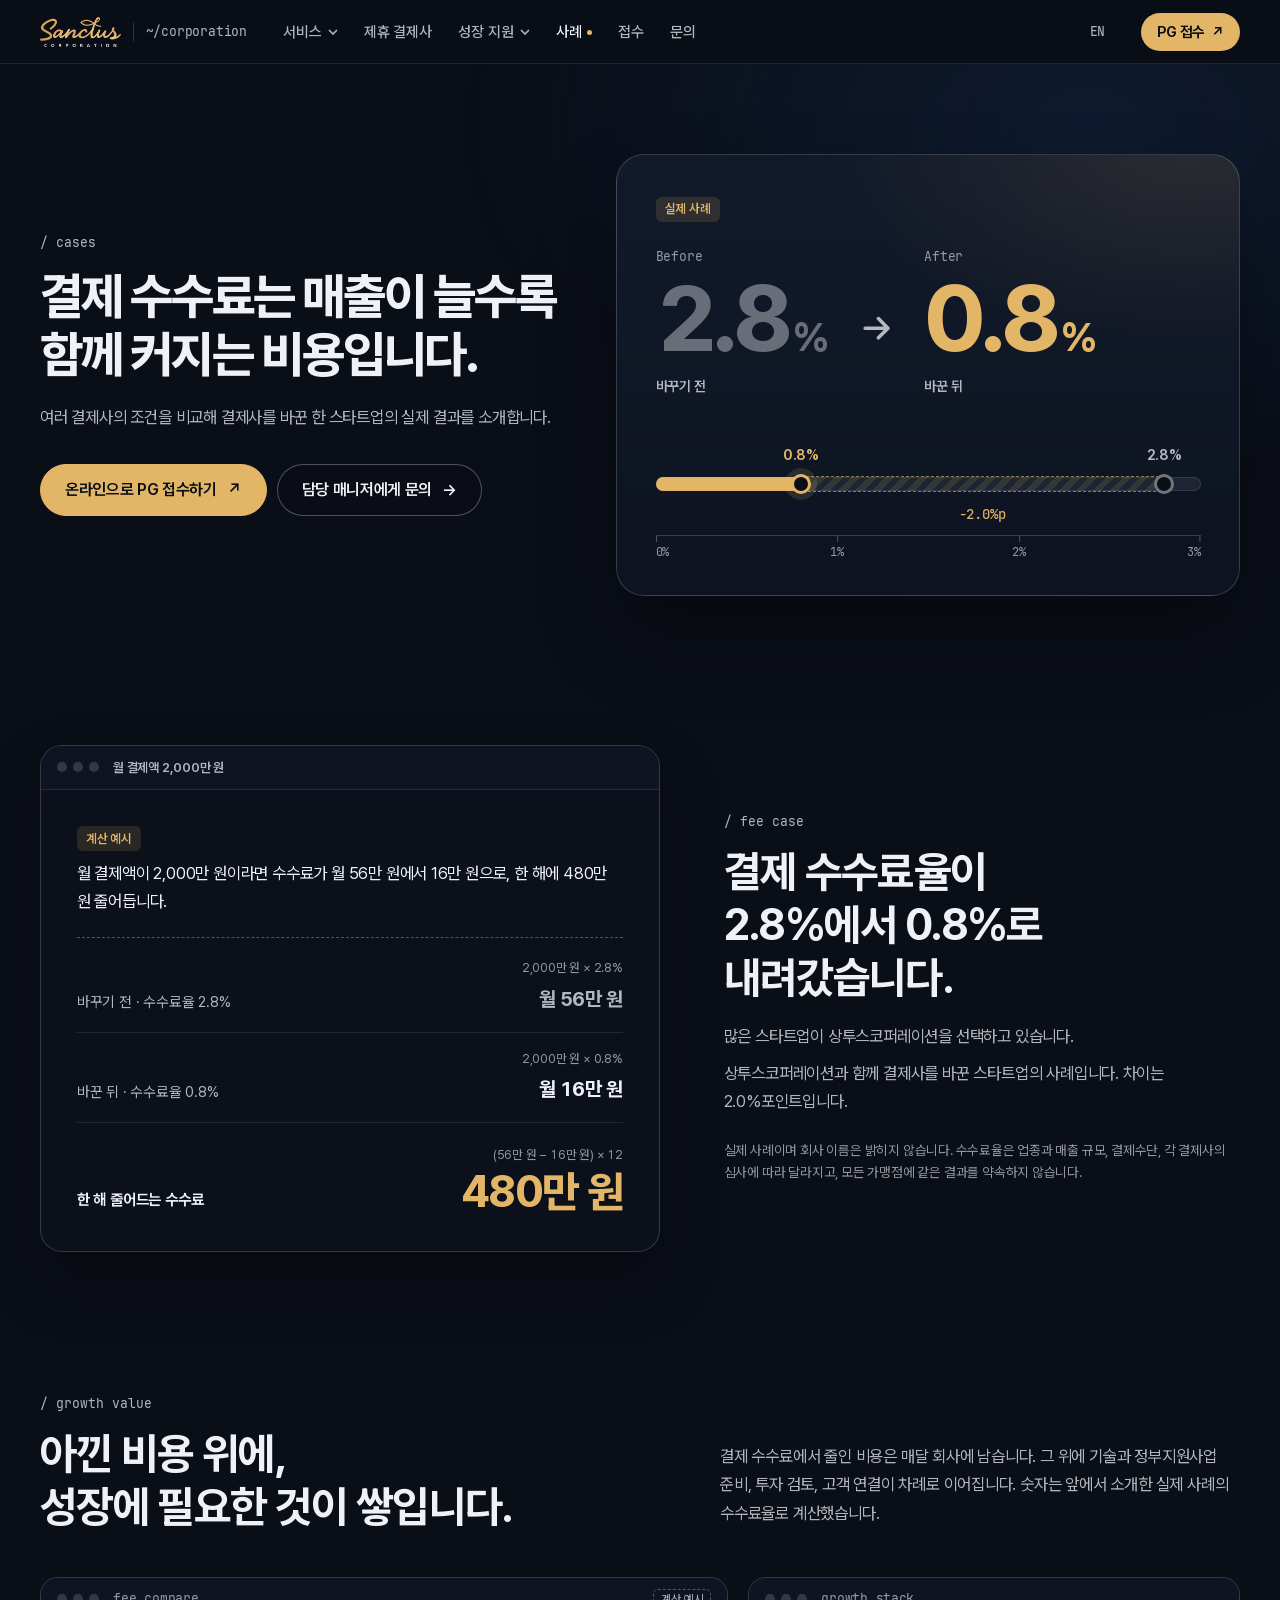
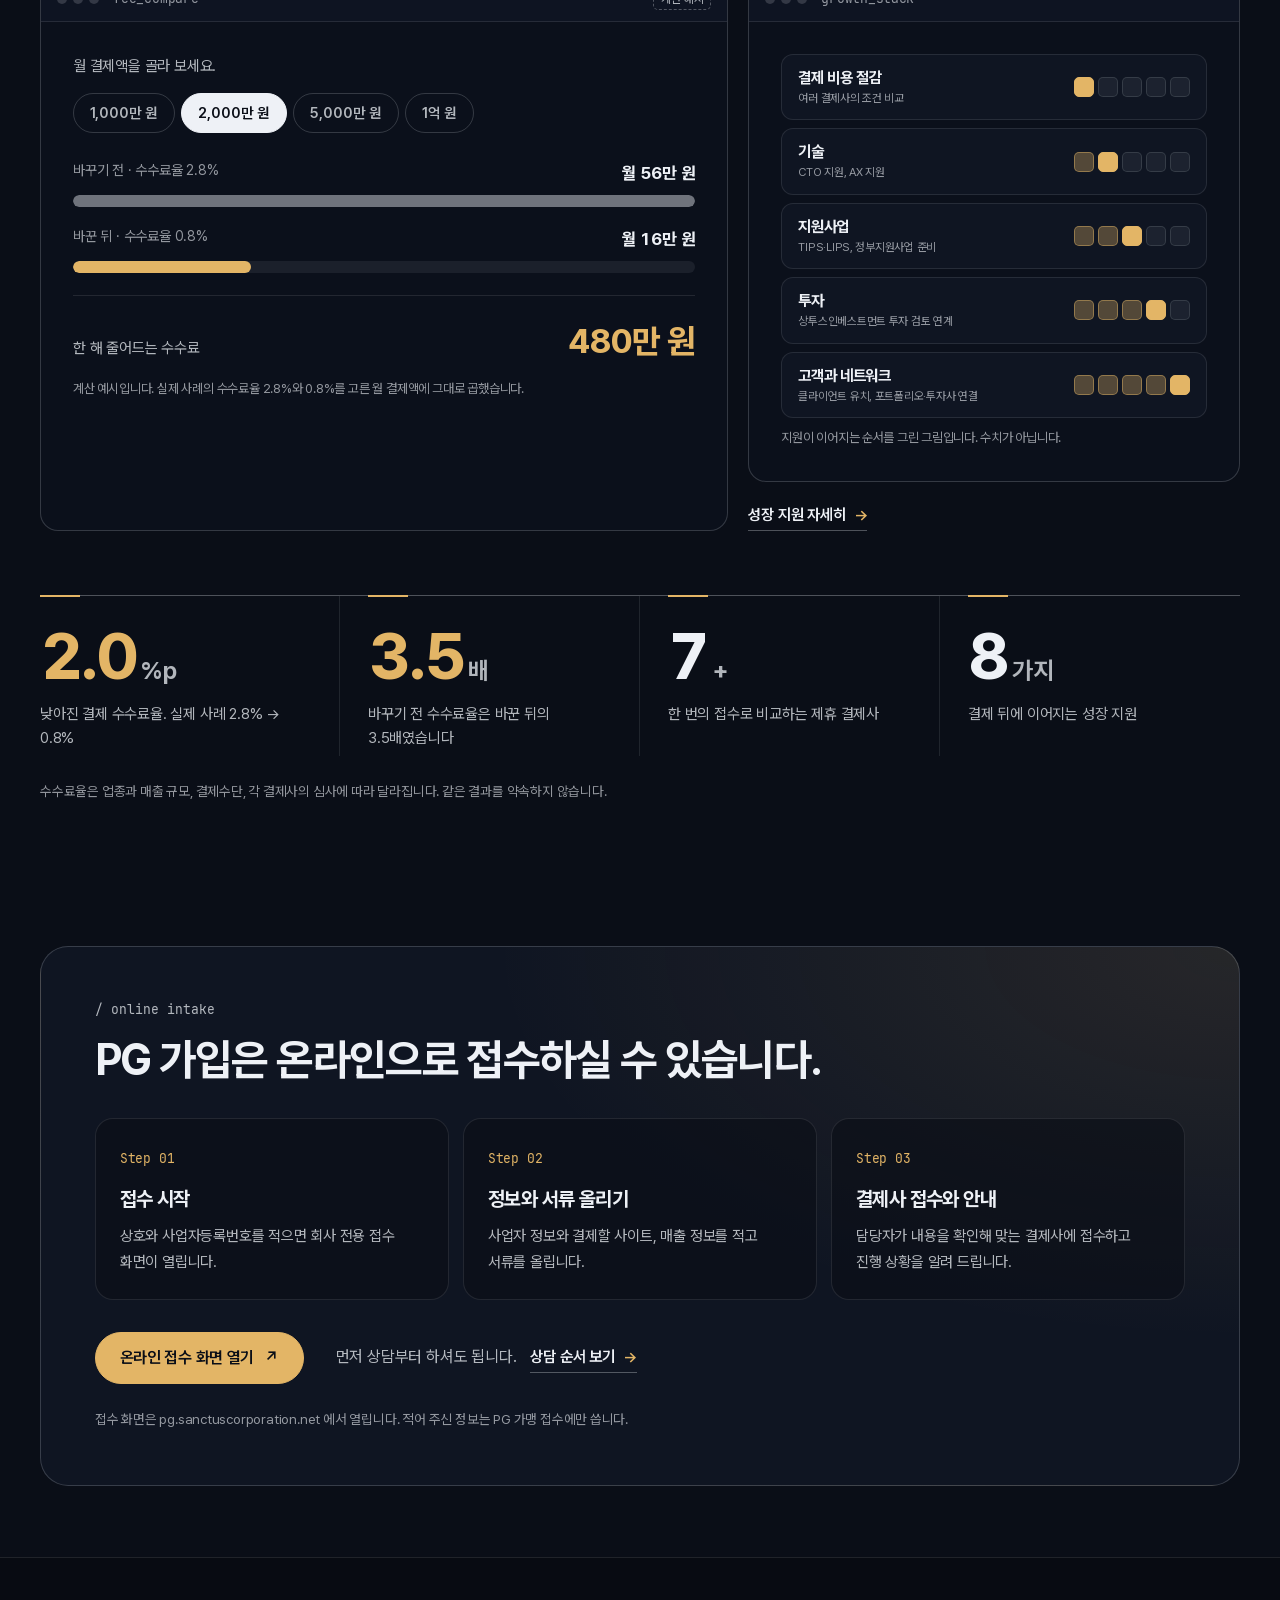
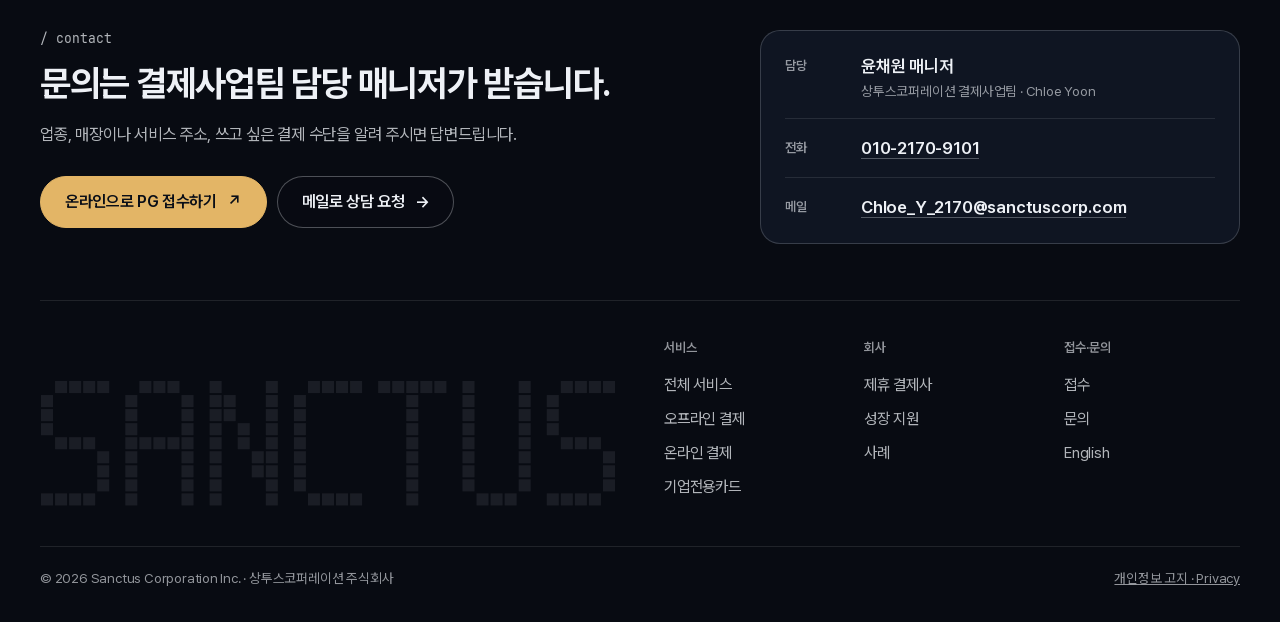
<file: cases/index.html>
<!doctype html>
<html lang="ko">
<head>
<meta charset="utf-8">
<script>if(location.protocol==='http:'&&["sanctuscorporation.com", "www.sanctuscorporation.com"].indexOf(location.hostname)>=0)location.replace('https://'+location.host+location.pathname+location.search+location.hash)</script>
<meta name="viewport" content="width=device-width,initial-scale=1,viewport-fit=cover">
<title>사례 — 결제 수수료율이 2.8%에서 0.8%로 내려갔습니다 | 상투스코퍼레이션</title>
<meta name="description" content="결제 수수료는 매출이 늘수록 함께 커지는 비용입니다. 여러 결제사의 조건을 비교해 결제사를 바꾼 한 스타트업의 실제 결과를 소개합니다.">

<meta name="theme-color" content="#0a0e17">
<link rel="canonical" href="https://www.sanctuscorporation.com/cases/">
<link rel="icon" href="../assets/favicon.svg" type="image/svg+xml">
<link rel="apple-touch-icon" href="../assets/apple-touch-icon.png">
<meta property="og:type" content="website">
<meta property="og:locale" content="ko_KR">
<meta property="og:site_name" content="Sanctus Corporation">
<meta property="og:title" content="사례 — 결제 수수료율이 2.8%에서 0.8%로 내려갔습니다 | 상투스코퍼레이션">
<meta property="og:description" content="결제 수수료는 매출이 늘수록 함께 커지는 비용입니다. 여러 결제사의 조건을 비교해 결제사를 바꾼 한 스타트업의 실제 결과를 소개합니다.">
<meta property="og:url" content="https://www.sanctuscorporation.com/cases/">
<meta property="og:image" content="https://www.sanctuscorporation.com/assets/og-image.png">
<meta name="twitter:card" content="summary_large_image">
<link rel="preload" href="../assets/fonts/pretendard-var-ks.woff2" as="font" type="font/woff2" crossorigin>
<link rel="stylesheet" href="../css/v4.css?v4-20261119c"><link rel="stylesheet" href="../css/mocks.css?v4-20261119c">
<script>(function(){var d=document.documentElement;d.className='js';if(window.matchMedia&&matchMedia('(prefers-reduced-motion: reduce)').matches)d.className+=' rm';setTimeout(function(){d.classList.add('go')},1600)})()</script>

</head>
<body class="page-sub">
<a class="skip" href="#main">본문으로 건너뛰기</a>
<header class="hd" id="hd" data-mode="sub"><div class="hd-bg" aria-hidden="true"></div><div class="hd-in"><a class="brand" href="../" aria-label="상투스코퍼레이션 첫 화면"><img src="../assets/sanctus-corporation-logo.webp" width="320" height="119" alt="Sanctus Corporation"><span class="path">~/corporation</span></a><nav class="mnav" id="mnav" aria-label="주 메뉴"><ul class="mnav-list"><li class="dd" data-dd><button type="button" class="nl dd-btn" aria-expanded="false" aria-controls="dd-services">서비스<svg class="chev" viewBox="0 0 10 6" aria-hidden="true"><path d="M1 1l4 4 4-4"/></svg></button><div class="dd-panel" id="dd-services"><ul><li><a href="../services/"><b>전체 서비스</b><span>결제 방식을 정하고, 접수하는 일을 돕습니다.</span></a></li><li><a href="../services/offline/"><b>오프라인 결제</b><span>매장 결제 PG·VAN 도입 상담</span></a></li><li><a href="../services/online/"><b>온라인 결제</b><span>온라인 결제 PG 도입 상담</span></a></li><li><a href="../services/corporate-card/"><b>기업전용카드</b><span>기업전용카드·정기결제 상담</span></a></li></ul></div></li><li><a class="nl" href="../partners/">제휴 결제사</a></li><li class="dd" data-dd><button type="button" class="nl dd-btn" aria-expanded="false" aria-controls="dd-growth">성장 지원<svg class="chev" viewBox="0 0 10 6" aria-hidden="true"><path d="M1 1l4 4 4-4"/></svg></button><div class="dd-panel" id="dd-growth"><ul><li><a href="../growth/"><b>성장 지원 전체</b><span>결제에서 끝나지 않습니다. 회사가 크는 일을 함께합니다.</span></a></li><li><a href="../growth/#tech"><b>기술</b><span>CTO 지원, AX 지원</span></a></li><li><a href="../growth/#programs"><b>지원사업</b><span>TIPS·LIPS, 정부지원사업 준비</span></a></li><li><a href="../growth/#investment"><b>투자</b><span>상투스인베스트먼트 투자 검토 연계</span></a></li><li><a href="../growth/#network"><b>고객과 네트워크</b><span>클라이언트 유치, 포트폴리오·투자사 연결</span></a></li></ul></div></li><li><a class="nl" href="../cases/" aria-current="page">사례</a></li><li><a class="nl" href="../apply/">접수</a></li><li><a class="nl" href="../contact/">문의</a></li></ul><a class="nl en" href="../en/" lang="en" aria-label="English">EN</a></nav><div class="hd-r"><a class="pg" href="https://pg.sanctuscorporation.net/" target="_blank" rel="noopener">PG 접수 <i aria-hidden="true">↗</i></a><button type="button" class="menu-btn" aria-expanded="false" aria-controls="mnav"><span class="mb-ic" aria-hidden="true"><i></i><i></i></span>메뉴</button></div></div></header>
<main id="main">
<section class="sub-hero hero2 case-hero" id="top" aria-labelledby="hero-h"><div class="wrap h2-grid"><div class="sh-copy"><p class="eyebrow">/ cases</p><h1 id="hero-h">결제 수수료는 <span class="nb">매출이 늘수록</span> <span class="nb">함께 커지는 비용입니다.</span></h1><p class="lede">여러 결제사의 조건을 비교해 결제사를 바꾼 한 스타트업의 실제 결과를 소개합니다.</p><div class="btns"><a class="btn pri" href="https://pg.sanctuscorporation.net/" target="_blank" rel="noopener">온라인으로 PG 접수하기 <i aria-hidden="true">↗</i></a><a class="btn" href="../contact/">담당 매니저에게 문의 <i aria-hidden="true">→</i></a></div></div><div class="h2-fig"><figure class="ch-board rv anim"><p class="ch-tag"><span class="tag">실제 사례</span></p><div class="ch-nums" role="img" aria-label="결제 수수료율 2.8퍼센트에서 0.8퍼센트로, 2.0퍼센트포인트 낮아졌습니다."><div class="was"><span>Before</span><b>2.8<i>%</i></b><small>바꾸기 전</small></div><span class="arw" aria-hidden="true"><svg viewBox="0 0 16 16" aria-hidden="true"><path d="M3 8h9M8.5 4l4 4-4 4"/></svg></span><div class="now"><span>After</span><b>0.8<i>%</i></b><small>바꾼 뒤</small></div></div><div class="ch-ruler" aria-hidden="true"><div class="rl"><span class="rl-fill" style="--x:26.67%"></span><span class="rl-gap" style="--a:26.67%;--b:93.33%"><b>−2.0%p</b></span><span class="rl-pin now" style="--x:26.67%"><em>0.8%</em></span><span class="rl-pin was" style="--x:93.33%"><em>2.8%</em></span></div><ol class="rl-ticks"><li style="--x:0.0%">0%</li><li style="--x:33.33%">1%</li><li style="--x:66.67%">2%</li><li style="--x:100.0%">3%</li></ol></div></figure></div></div></section>
<section class="sec case-detail" id="case" aria-labelledby="case-h"><div class="wrap"><div class="cs-grid"><div class="cs-copy"><p class="eyebrow">/ fee case</p><h2 id="case-h">결제 수수료율이 <span class="nb">2.8%에서 0.8%로</span> 내려갔습니다.</h2><p class="lede">많은 스타트업이 상투스코퍼레이션을 선택하고 있습니다.</p><p class="lede">상투스코퍼레이션과 함께 결제사를 바꾼 스타트업의 사례입니다. 차이는 2.0%포인트입니다.</p><p class="fine">실제 사례이며 회사 이름은 밝히지 않습니다. 수수료율은 업종과 매출 규모, 결제수단, 각 결제사의 심사에 따라 달라지고, 모든 가맹점에 같은 결과를 약속하지 않습니다.</p></div><div class="rcpt rv anim" style="--i:1"><div class="calc-bar"><span class="dots" aria-hidden="true"><i></i><i></i><i></i></span><span class="rc-t">월 결제액 2,000만 원</span></div><div class="rcpt-body"><p class="rcpt-lead"><span class="tag">계산 예시</span>월 결제액이 2,000만 원이라면 수수료가 월 56만 원에서 16만 원으로, 한 해에 480만 원 줄어듭니다.</p><dl class="rcpt-rows"><div class="rc-row was" style="--i:0"><dt>바꾸기 전 · 수수료율 2.8%</dt><dd><small>2,000만 원 × 2.8%</small><b>월 56만 원</b></dd></div><div class="rc-row now" style="--i:1"><dt>바꾼 뒤 · 수수료율 0.8%</dt><dd><small>2,000만 원 × 0.8%</small><b>월 16만 원</b></dd></div><div class="rc-row sum" style="--i:2"><dt>한 해 줄어드는 수수료</dt><dd><small>(56만 원 − 16만 원) × 12</small><b>480만 원</b></dd></div></dl></div></div></div></div></section>
<section class="sec case-value" id="value" aria-labelledby="value-h"><div class="wrap"><div class="stg-head"><p class="eyebrow">/ growth value</p><h2 id="value-h">아낀 비용 위에, <span class="nb">성장에 필요한 것이 쌓입니다.</span></h2><div class="stg-r"><p class="lede">결제 수수료에서 줄인 비용은 매달 회사에 남습니다. 그 위에 기술과 정부지원사업 준비, 투자 검토, 고객 연결이 차례로 이어집니다. 숫자는 앞에서 소개한 실제 사례의 수수료율로 계산했습니다.</p></div></div><div class="cv-grid"><div class="cv-calc rv anim"><div class="calc" data-calc><div class="calc-bar"><span class="dots" aria-hidden="true"><i></i><i></i><i></i></span><span class="fn">fee_compare</span><em class="ex">계산 예시</em></div><div class="calc-body"><p class="calc-q">월 결제액을 골라 보세요.</p><div class="seg" role="group" aria-label="월 결제액"><button type="button" data-v="1000" aria-pressed="false">1,000만 원</button><button type="button" data-v="2000" aria-pressed="true">2,000만 원</button><button type="button" data-v="5000" aria-pressed="false">5,000만 원</button><button type="button" data-v="10000" aria-pressed="false">1억 원</button></div><div class="bar-row"><span class="lb">바꾸기 전 · 수수료율 2.8%</span><b data-c="was">월 56만 원</b><div class="bar was"><i style="--w:100%"></i></div></div><div class="bar-row"><span class="lb">바꾼 뒤 · 수수료율 0.8%</span><b data-c="now">월 16만 원</b><div class="bar now"><i style="--w:28.6%"></i></div></div><p class="calc-sum" aria-live="polite"><span>한 해 줄어드는 수수료</span><b data-c="year">480만 원</b></p><p class="calc-note">계산 예시입니다. 실제 사례의 수수료율 2.8%와 0.8%를 고른 월 결제액에 그대로 곱했습니다.</p></div></div></div><div class="cv-stack rv anim" style="--i:1"><div class="mk gs" aria-label="성장 지원이 이어지는 순서 그림"><div class="calc"><div class="calc-bar"><span class="dots" aria-hidden="true"><i></i><i></i><i></i></span><span class="fn">growth_stack</span></div><div class="calc-body"><ol class="stack"><li style="--i:0"><strong>결제 비용 절감</strong><small>여러 결제사의 조건 비교</small><span class="blk" aria-hidden="true"><i class="new"></i><i class=""></i><i class=""></i><i class=""></i><i class=""></i></span></li><li style="--i:1"><strong>기술</strong><small>CTO 지원, AX 지원</small><span class="blk" aria-hidden="true"><i class="on"></i><i class="new"></i><i class=""></i><i class=""></i><i class=""></i></span></li><li style="--i:2"><strong>지원사업</strong><small>TIPS·LIPS, 정부지원사업 준비</small><span class="blk" aria-hidden="true"><i class="on"></i><i class="on"></i><i class="new"></i><i class=""></i><i class=""></i></span></li><li style="--i:3"><strong>투자</strong><small>상투스인베스트먼트 투자 검토 연계</small><span class="blk" aria-hidden="true"><i class="on"></i><i class="on"></i><i class="on"></i><i class="new"></i><i class=""></i></span></li><li style="--i:4"><strong>고객과 네트워크</strong><small>클라이언트 유치, 포트폴리오·투자사 연결</small><span class="blk" aria-hidden="true"><i class="on"></i><i class="on"></i><i class="on"></i><i class="on"></i><i class="new"></i></span></li></ol><p class="calc-note">지원이 이어지는 순서를 그린 그림입니다. 수치가 아닙니다.</p></div></div></div><a class="more" href="../growth/">성장 지원 자세히 <i aria-hidden="true">→</i></a></div></div><ul class="bg4"><li class="rv" style="--i:0"><b>2.0<i>%p</i></b><span>낮아진 결제 수수료율. 실제 사례 2.8% → 0.8%</span></li><li class="rv" style="--i:1"><b>3.5<i>배</i></b><span>바꾸기 전 수수료율은 바꾼 뒤의 3.5배였습니다</span></li><li class="rv" style="--i:2"><b>7<i>+</i></b><span>한 번의 접수로 비교하는 제휴 결제사</span></li><li class="rv" style="--i:3"><b>8<i>가지</i></b><span>결제 뒤에 이어지는 성장 지원</span></li></ul><p class="fine">수수료율은 업종과 매출 규모, 결제수단, 각 결제사의 심사에 따라 달라집니다. 같은 결과를 약속하지 않습니다.</p></div></section>
<section class="sec cta" id="apply" aria-labelledby="apply-h"><div class="wrap"><div class="cta-box"><div class="sec-head"><p class="eyebrow">/ online intake</p><h2 id="apply-h">PG 가입은 온라인으로 접수하실 수 있습니다.</h2></div><ol class="steps"><li class="rv" style="--i:0"><span class="no">Step 01</span><h3>접수 시작</h3><p>상호와 사업자등록번호를 적으면 회사 전용 접수 화면이 열립니다.</p></li><li class="rv" style="--i:1"><span class="no">Step 02</span><h3>정보와 서류 올리기</h3><p>사업자 정보와 결제할 사이트, 매출 정보를 적고 서류를 올립니다.</p></li><li class="rv" style="--i:2"><span class="no">Step 03</span><h3>결제사 접수와 안내</h3><p>담당자가 내용을 확인해 맞는 결제사에 접수하고 진행 상황을 알려 드립니다.</p></li></ol><div class="cta-row"><div class="btns"><a class="btn pri" href="https://pg.sanctuscorporation.net/" target="_blank" rel="noopener">온라인 접수 화면 열기 <i aria-hidden="true">↗</i></a></div><p class="cta-side"><span>먼저 상담부터 하셔도 됩니다.</span> <a class="more" href="../apply/#talk">상담 순서 보기 <i aria-hidden="true">→</i></a></p></div><p class="fine">접수 화면은 pg.sanctuscorporation.net 에서 열립니다. 적어 주신 정보는 PG 가맹 접수에만 씁니다.</p></div></div></section>
</main>
<footer class="ft" id="contact-foot" aria-labelledby="ft-h"><div class="wrap"><div class="ft-top"><div class="ft-copy"><p class="eyebrow">/ contact</p><h2 id="ft-h">문의는 결제사업팀 담당 매니저가 받습니다.</h2><p class="lede">업종, 매장이나 서비스 주소, 쓰고 싶은 결제 수단을 알려 주시면 답변드립니다.</p><div class="btns"><a class="btn pri" href="https://pg.sanctuscorporation.net/" target="_blank" rel="noopener">온라인으로 PG 접수하기 <i aria-hidden="true">↗</i></a><a class="btn" href="mailto:Chloe_Y_2170@sanctuscorp.com?subject=%EA%B2%B0%EC%A0%9C%20%EC%83%81%EB%8B%B4%20%EC%9A%94%EC%B2%AD">메일로 상담 요청 <i aria-hidden="true">→</i></a></div></div><dl class="who"><div><dt>담당</dt><dd>윤채원 매니저<small>상투스코퍼레이션 결제사업팀 · Chloe Yoon</small></dd></div><div><dt>전화</dt><dd><a href="tel:01021709101">010-2170-9101</a></dd></div><div><dt>메일</dt><dd><a href="mailto:Chloe_Y_2170@sanctuscorp.com">Chloe_Y_2170@<wbr>sanctuscorp.com</a></dd></div></dl></div><div class="ft-mid"><svg class="pix ft-pix" viewBox="0 0 41 9" preserveAspectRatio="xMinYMax meet" aria-hidden="true" focusable="false"><rect x="1.07" y="0.07" width=".86" height=".86"/><rect x="2.07" y="0.07" width=".86" height=".86"/><rect x="3.07" y="0.07" width=".86" height=".86"/><rect x="4.07" y="0.07" width=".86" height=".86"/><rect x="0.07" y="1.07" width=".86" height=".86"/><rect x="0.07" y="2.07" width=".86" height=".86"/><rect x="0.07" y="3.07" width=".86" height=".86"/><rect x="1.07" y="4.07" width=".86" height=".86"/><rect x="2.07" y="4.07" width=".86" height=".86"/><rect x="3.07" y="4.07" width=".86" height=".86"/><rect x="4.07" y="5.07" width=".86" height=".86"/><rect x="4.07" y="6.07" width=".86" height=".86"/><rect x="4.07" y="7.07" width=".86" height=".86"/><rect x="0.07" y="8.07" width=".86" height=".86"/><rect x="1.07" y="8.07" width=".86" height=".86"/><rect x="2.07" y="8.07" width=".86" height=".86"/><rect x="3.07" y="8.07" width=".86" height=".86"/><rect x="7.07" y="0.07" width=".86" height=".86"/><rect x="8.07" y="0.07" width=".86" height=".86"/><rect x="9.07" y="0.07" width=".86" height=".86"/><rect x="6.07" y="1.07" width=".86" height=".86"/><rect x="10.07" y="1.07" width=".86" height=".86"/><rect x="6.07" y="2.07" width=".86" height=".86"/><rect x="10.07" y="2.07" width=".86" height=".86"/><rect x="6.07" y="3.07" width=".86" height=".86"/><rect x="10.07" y="3.07" width=".86" height=".86"/><rect x="6.07" y="4.07" width=".86" height=".86"/><rect x="7.07" y="4.07" width=".86" height=".86"/><rect x="8.07" y="4.07" width=".86" height=".86"/><rect x="9.07" y="4.07" width=".86" height=".86"/><rect x="10.07" y="4.07" width=".86" height=".86"/><rect x="6.07" y="5.07" width=".86" height=".86"/><rect x="10.07" y="5.07" width=".86" height=".86"/><rect x="6.07" y="6.07" width=".86" height=".86"/><rect x="10.07" y="6.07" width=".86" height=".86"/><rect x="6.07" y="7.07" width=".86" height=".86"/><rect x="10.07" y="7.07" width=".86" height=".86"/><rect x="6.07" y="8.07" width=".86" height=".86"/><rect x="10.07" y="8.07" width=".86" height=".86"/><rect x="12.07" y="0.07" width=".86" height=".86"/><rect x="16.07" y="0.07" width=".86" height=".86"/><rect x="12.07" y="1.07" width=".86" height=".86"/><rect x="13.07" y="1.07" width=".86" height=".86"/><rect x="16.07" y="1.07" width=".86" height=".86"/><rect x="12.07" y="2.07" width=".86" height=".86"/><rect x="13.07" y="2.07" width=".86" height=".86"/><rect x="16.07" y="2.07" width=".86" height=".86"/><rect x="12.07" y="3.07" width=".86" height=".86"/><rect x="14.07" y="3.07" width=".86" height=".86"/><rect x="16.07" y="3.07" width=".86" height=".86"/><rect x="12.07" y="4.07" width=".86" height=".86"/><rect x="14.07" y="4.07" width=".86" height=".86"/><rect x="16.07" y="4.07" width=".86" height=".86"/><rect x="12.07" y="5.07" width=".86" height=".86"/><rect x="15.07" y="5.07" width=".86" height=".86"/><rect x="16.07" y="5.07" width=".86" height=".86"/><rect x="12.07" y="6.07" width=".86" height=".86"/><rect x="15.07" y="6.07" width=".86" height=".86"/><rect x="16.07" y="6.07" width=".86" height=".86"/><rect x="12.07" y="7.07" width=".86" height=".86"/><rect x="16.07" y="7.07" width=".86" height=".86"/><rect x="12.07" y="8.07" width=".86" height=".86"/><rect x="16.07" y="8.07" width=".86" height=".86"/><rect x="19.07" y="0.07" width=".86" height=".86"/><rect x="20.07" y="0.07" width=".86" height=".86"/><rect x="21.07" y="0.07" width=".86" height=".86"/><rect x="22.07" y="0.07" width=".86" height=".86"/><rect x="18.07" y="1.07" width=".86" height=".86"/><rect x="18.07" y="2.07" width=".86" height=".86"/><rect x="18.07" y="3.07" width=".86" height=".86"/><rect x="18.07" y="4.07" width=".86" height=".86"/><rect x="18.07" y="5.07" width=".86" height=".86"/><rect x="18.07" y="6.07" width=".86" height=".86"/><rect x="18.07" y="7.07" width=".86" height=".86"/><rect x="19.07" y="8.07" width=".86" height=".86"/><rect x="20.07" y="8.07" width=".86" height=".86"/><rect x="21.07" y="8.07" width=".86" height=".86"/><rect x="22.07" y="8.07" width=".86" height=".86"/><rect x="24.07" y="0.07" width=".86" height=".86"/><rect x="25.07" y="0.07" width=".86" height=".86"/><rect x="26.07" y="0.07" width=".86" height=".86"/><rect x="27.07" y="0.07" width=".86" height=".86"/><rect x="28.07" y="0.07" width=".86" height=".86"/><rect x="26.07" y="1.07" width=".86" height=".86"/><rect x="26.07" y="2.07" width=".86" height=".86"/><rect x="26.07" y="3.07" width=".86" height=".86"/><rect x="26.07" y="4.07" width=".86" height=".86"/><rect x="26.07" y="5.07" width=".86" height=".86"/><rect x="26.07" y="6.07" width=".86" height=".86"/><rect x="26.07" y="7.07" width=".86" height=".86"/><rect x="26.07" y="8.07" width=".86" height=".86"/><rect x="30.07" y="0.07" width=".86" height=".86"/><rect x="34.07" y="0.07" width=".86" height=".86"/><rect x="30.07" y="1.07" width=".86" height=".86"/><rect x="34.07" y="1.07" width=".86" height=".86"/><rect x="30.07" y="2.07" width=".86" height=".86"/><rect x="34.07" y="2.07" width=".86" height=".86"/><rect x="30.07" y="3.07" width=".86" height=".86"/><rect x="34.07" y="3.07" width=".86" height=".86"/><rect x="30.07" y="4.07" width=".86" height=".86"/><rect x="34.07" y="4.07" width=".86" height=".86"/><rect x="30.07" y="5.07" width=".86" height=".86"/><rect x="34.07" y="5.07" width=".86" height=".86"/><rect x="30.07" y="6.07" width=".86" height=".86"/><rect x="34.07" y="6.07" width=".86" height=".86"/><rect x="30.07" y="7.07" width=".86" height=".86"/><rect x="34.07" y="7.07" width=".86" height=".86"/><rect x="31.07" y="8.07" width=".86" height=".86"/><rect x="32.07" y="8.07" width=".86" height=".86"/><rect x="33.07" y="8.07" width=".86" height=".86"/><rect x="37.07" y="0.07" width=".86" height=".86"/><rect x="38.07" y="0.07" width=".86" height=".86"/><rect x="39.07" y="0.07" width=".86" height=".86"/><rect x="40.07" y="0.07" width=".86" height=".86"/><rect x="36.07" y="1.07" width=".86" height=".86"/><rect x="36.07" y="2.07" width=".86" height=".86"/><rect x="36.07" y="3.07" width=".86" height=".86"/><rect x="37.07" y="4.07" width=".86" height=".86"/><rect x="38.07" y="4.07" width=".86" height=".86"/><rect x="39.07" y="4.07" width=".86" height=".86"/><rect x="40.07" y="5.07" width=".86" height=".86"/><rect x="40.07" y="6.07" width=".86" height=".86"/><rect x="40.07" y="7.07" width=".86" height=".86"/><rect x="36.07" y="8.07" width=".86" height=".86"/><rect x="37.07" y="8.07" width=".86" height=".86"/><rect x="38.07" y="8.07" width=".86" height=".86"/><rect x="39.07" y="8.07" width=".86" height=".86"/></svg><div class="ft-map"><div><p class="fm-h">서비스</p><ul><li><a href="../services/">전체 서비스</a></li><li><a href="../services/offline/">오프라인 결제</a></li><li><a href="../services/online/">온라인 결제</a></li><li><a href="../services/corporate-card/">기업전용카드</a></li></ul></div><div><p class="fm-h">회사</p><ul><li><a href="../partners/">제휴 결제사</a></li><li><a href="../growth/">성장 지원</a></li><li><a href="../cases/">사례</a></li></ul></div><div><p class="fm-h">접수·문의</p><ul><li><a href="../apply/">접수</a></li><li><a href="../contact/">문의</a></li><li><a href="../en/" lang="en">English</a></li></ul></div></div></div><div class="ft-end"><span>© 2026 Sanctus Corporation Inc. · 상투스코퍼레이션 주식회사</span><a href="../privacy.html">개인정보 고지 · Privacy</a></div></div></footer>
<script src="../js/v4.js?v4-20261119c" defer></script>
</body>
</html>
</file>
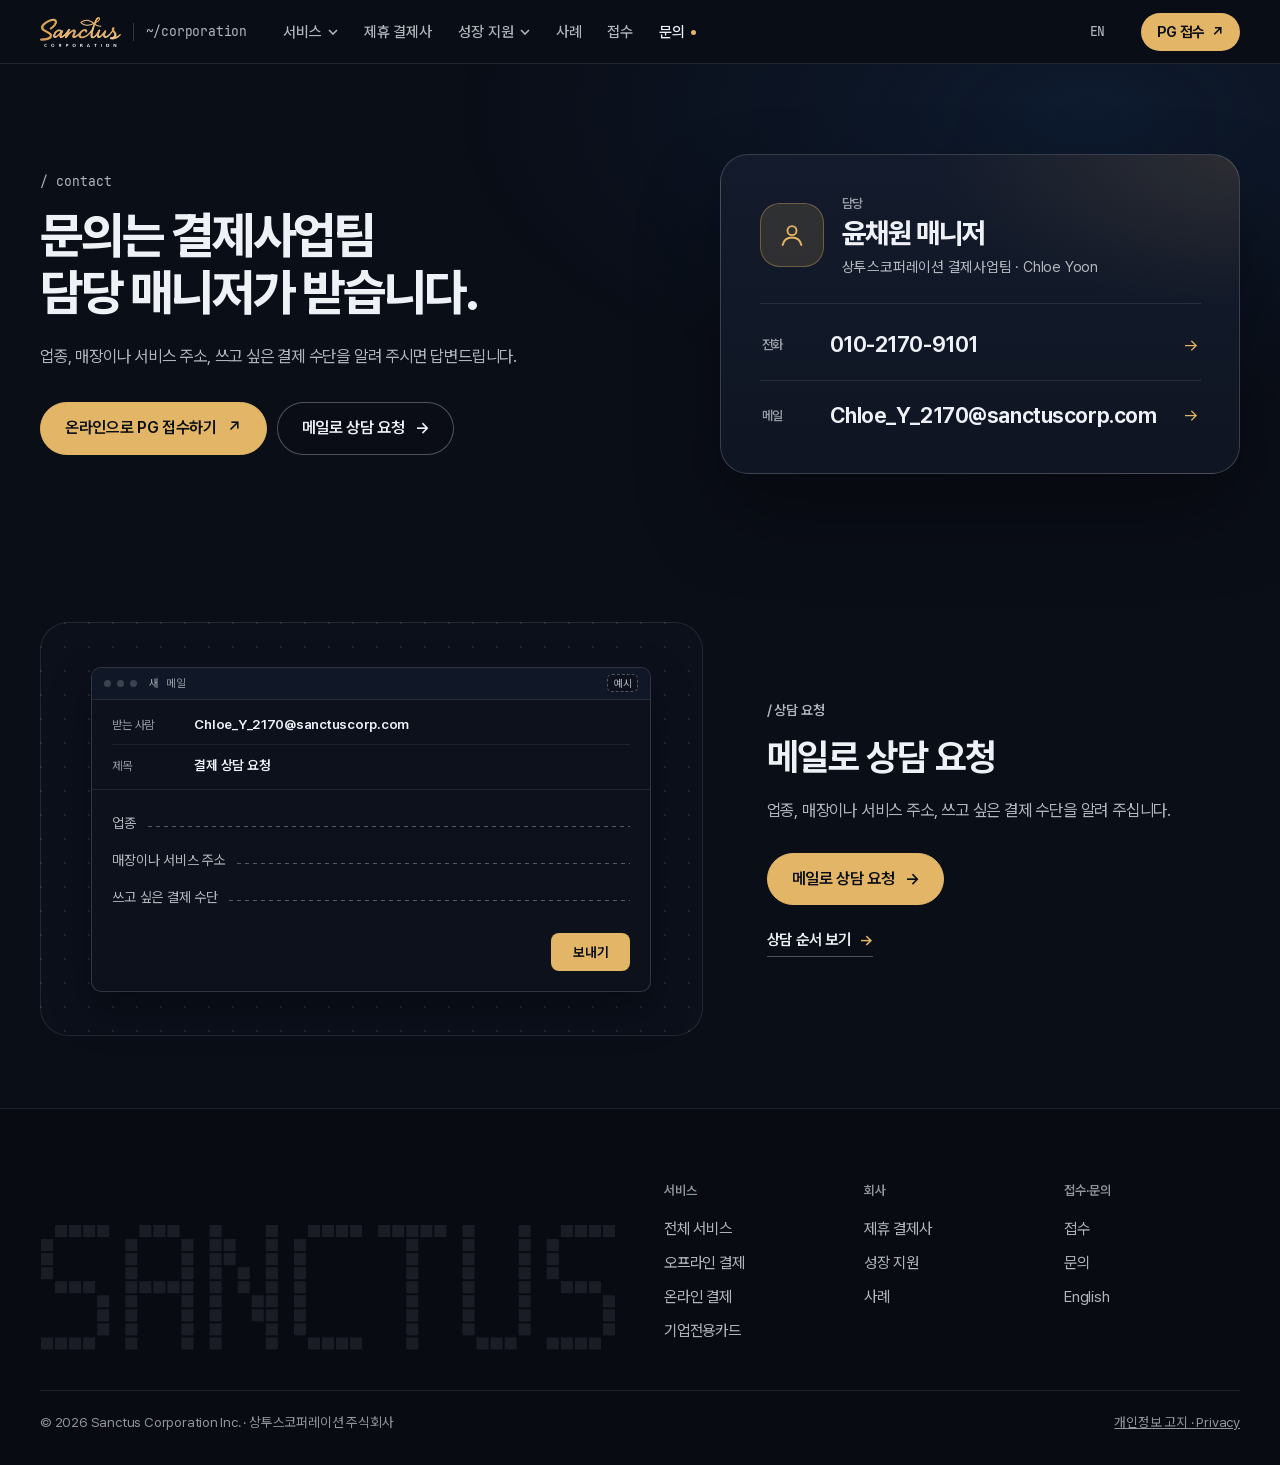
<file: contact/index.html>
<!doctype html>
<html lang="ko">
<head>
<meta charset="utf-8">
<script>if(location.protocol==='http:'&&["sanctuscorporation.com", "www.sanctuscorporation.com"].indexOf(location.hostname)>=0)location.replace('https://'+location.host+location.pathname+location.search+location.hash)</script>
<meta name="viewport" content="width=device-width,initial-scale=1,viewport-fit=cover">
<title>문의 — 결제사업팀 담당 매니저가 받습니다 | 상투스코퍼레이션</title>
<meta name="description" content="문의는 결제사업팀 담당 매니저가 받습니다. 업종, 매장이나 서비스 주소, 쓰고 싶은 결제 수단을 알려 주시면 답변드립니다.">

<meta name="theme-color" content="#0a0e17">
<link rel="canonical" href="https://www.sanctuscorporation.com/contact/">
<link rel="icon" href="../assets/favicon.svg" type="image/svg+xml">
<link rel="apple-touch-icon" href="../assets/apple-touch-icon.png">
<meta property="og:type" content="website">
<meta property="og:locale" content="ko_KR">
<meta property="og:site_name" content="Sanctus Corporation">
<meta property="og:title" content="문의 — 결제사업팀 담당 매니저가 받습니다 | 상투스코퍼레이션">
<meta property="og:description" content="문의는 결제사업팀 담당 매니저가 받습니다. 업종, 매장이나 서비스 주소, 쓰고 싶은 결제 수단을 알려 주시면 답변드립니다.">
<meta property="og:url" content="https://www.sanctuscorporation.com/contact/">
<meta property="og:image" content="https://www.sanctuscorporation.com/assets/og-image.png">
<meta name="twitter:card" content="summary_large_image">
<link rel="preload" href="../assets/fonts/pretendard-var-ks.woff2" as="font" type="font/woff2" crossorigin>
<link rel="stylesheet" href="../css/v4.css?v4-20261119c"><link rel="stylesheet" href="../css/mocks.css?v4-20261119c">
<script>(function(){var d=document.documentElement;d.className='js';if(window.matchMedia&&matchMedia('(prefers-reduced-motion: reduce)').matches)d.className+=' rm';setTimeout(function(){d.classList.add('go')},1600)})()</script>

</head>
<body class="page-sub">
<a class="skip" href="#main">본문으로 건너뛰기</a>
<header class="hd" id="hd" data-mode="sub"><div class="hd-bg" aria-hidden="true"></div><div class="hd-in"><a class="brand" href="../" aria-label="상투스코퍼레이션 첫 화면"><img src="../assets/sanctus-corporation-logo.webp" width="320" height="119" alt="Sanctus Corporation"><span class="path">~/corporation</span></a><nav class="mnav" id="mnav" aria-label="주 메뉴"><ul class="mnav-list"><li class="dd" data-dd><button type="button" class="nl dd-btn" aria-expanded="false" aria-controls="dd-services">서비스<svg class="chev" viewBox="0 0 10 6" aria-hidden="true"><path d="M1 1l4 4 4-4"/></svg></button><div class="dd-panel" id="dd-services"><ul><li><a href="../services/"><b>전체 서비스</b><span>결제 방식을 정하고, 접수하는 일을 돕습니다.</span></a></li><li><a href="../services/offline/"><b>오프라인 결제</b><span>매장 결제 PG·VAN 도입 상담</span></a></li><li><a href="../services/online/"><b>온라인 결제</b><span>온라인 결제 PG 도입 상담</span></a></li><li><a href="../services/corporate-card/"><b>기업전용카드</b><span>기업전용카드·정기결제 상담</span></a></li></ul></div></li><li><a class="nl" href="../partners/">제휴 결제사</a></li><li class="dd" data-dd><button type="button" class="nl dd-btn" aria-expanded="false" aria-controls="dd-growth">성장 지원<svg class="chev" viewBox="0 0 10 6" aria-hidden="true"><path d="M1 1l4 4 4-4"/></svg></button><div class="dd-panel" id="dd-growth"><ul><li><a href="../growth/"><b>성장 지원 전체</b><span>결제에서 끝나지 않습니다. 회사가 크는 일을 함께합니다.</span></a></li><li><a href="../growth/#tech"><b>기술</b><span>CTO 지원, AX 지원</span></a></li><li><a href="../growth/#programs"><b>지원사업</b><span>TIPS·LIPS, 정부지원사업 준비</span></a></li><li><a href="../growth/#investment"><b>투자</b><span>상투스인베스트먼트 투자 검토 연계</span></a></li><li><a href="../growth/#network"><b>고객과 네트워크</b><span>클라이언트 유치, 포트폴리오·투자사 연결</span></a></li></ul></div></li><li><a class="nl" href="../cases/">사례</a></li><li><a class="nl" href="../apply/">접수</a></li><li><a class="nl" href="../contact/" aria-current="page">문의</a></li></ul><a class="nl en" href="../en/" lang="en" aria-label="English">EN</a></nav><div class="hd-r"><a class="pg" href="https://pg.sanctuscorporation.net/" target="_blank" rel="noopener">PG 접수 <i aria-hidden="true">↗</i></a><button type="button" class="menu-btn" aria-expanded="false" aria-controls="mnav"><span class="mb-ic" aria-hidden="true"><i></i><i></i></span>메뉴</button></div></div></header>
<main id="main">
<section class="sub-hero hero2 contact" id="top" aria-labelledby="hero-h"><div class="wrap h2-grid"><div class="sh-copy"><p class="eyebrow">/ contact</p><h1 id="hero-h">문의는 결제사업팀 <span class="nb">담당 매니저가 받습니다.</span></h1><p class="lede">업종, 매장이나 서비스 주소, 쓰고 싶은 결제 수단을 알려 주시면 답변드립니다.</p><div class="btns"><a class="btn pri" href="https://pg.sanctuscorporation.net/" target="_blank" rel="noopener">온라인으로 PG 접수하기 <i aria-hidden="true">↗</i></a><a class="btn" href="mailto:Chloe_Y_2170@sanctuscorp.com?subject=%EA%B2%B0%EC%A0%9C%20%EC%83%81%EB%8B%B4%20%EC%9A%94%EC%B2%AD">메일로 상담 요청 <i aria-hidden="true">→</i></a></div></div><div class="h2-fig"><div class="mgr rv"><div class="mgr-top"><span class="mgr-ic"><svg viewBox="0 0 24 24" aria-hidden="true"><circle cx="12" cy="8.5" r="3.6"/><path d="M4.5 20c.9-3.8 3.9-6 7.5-6s6.6 2.2 7.5 6"/></svg></span><div><p class="mgr-k">담당</p><p class="mgr-n">윤채원 매니저</p><p class="mgr-s">상투스코퍼레이션 결제사업팀 · Chloe Yoon</p></div></div><ul class="mgr-ways"><li><a class="mw" href="tel:01021709101"><span class="mw-k">전화</span><b>010-2170-9101</b><i aria-hidden="true">→</i></a></li><li><a class="mw" href="mailto:Chloe_Y_2170@sanctuscorp.com"><span class="mw-k">메일</span><b>Chloe_Y_2170@<wbr>sanctuscorp.com</b><i aria-hidden="true">→</i></a></li></ul></div></div></div></section>
<section class="sec mailguide" id="mail" aria-labelledby="mail-h"><div class="wrap"><div class="mg-grid"><div class="mg-fig rv anim"><div class="mk ml" aria-label="결제 상담 요청 메일 예시 화면"><div class="mk-win ml-win"><div class="mk-bar"><i></i><i></i><i></i><span>새 메일</span><em class="ex">예시</em></div><dl class="ml-hd"><div><dt>받는 사람</dt><dd>Chloe_Y_2170@<wbr>sanctuscorp.com</dd></div><div><dt>제목</dt><dd>결제 상담 요청</dd></div></dl><ol class="ml-body"><li style="--i:0"><span>업종</span><i></i></li><li style="--i:1"><span>매장이나 서비스 주소</span><i></i></li><li style="--i:2"><span>쓰고 싶은 결제 수단</span><i></i></li></ol><div class="ml-ft"><span class="mk-btn">보내기</span></div></div></div></div><div class="mg-copy"><p class="eyebrow ko">/ 상담 요청</p><h2 id="mail-h">메일로 상담 요청</h2><p class="lede">업종, 매장이나 서비스 주소, 쓰고 싶은 결제 수단을 알려 주십니다.</p><div class="btns"><a class="btn pri" href="mailto:Chloe_Y_2170@sanctuscorp.com?subject=%EA%B2%B0%EC%A0%9C%20%EC%83%81%EB%8B%B4%20%EC%9A%94%EC%B2%AD">메일로 상담 요청 <i aria-hidden="true">→</i></a></div><a class="more" href="../apply/#talk">상담 순서 보기 <i aria-hidden="true">→</i></a></div></div></div></section>
</main>
<footer class="ft" id="contact-foot" aria-label="사이트 지도"><div class="wrap"><div class="ft-mid no-top"><svg class="pix ft-pix" viewBox="0 0 41 9" preserveAspectRatio="xMinYMax meet" aria-hidden="true" focusable="false"><rect x="1.07" y="0.07" width=".86" height=".86"/><rect x="2.07" y="0.07" width=".86" height=".86"/><rect x="3.07" y="0.07" width=".86" height=".86"/><rect x="4.07" y="0.07" width=".86" height=".86"/><rect x="0.07" y="1.07" width=".86" height=".86"/><rect x="0.07" y="2.07" width=".86" height=".86"/><rect x="0.07" y="3.07" width=".86" height=".86"/><rect x="1.07" y="4.07" width=".86" height=".86"/><rect x="2.07" y="4.07" width=".86" height=".86"/><rect x="3.07" y="4.07" width=".86" height=".86"/><rect x="4.07" y="5.07" width=".86" height=".86"/><rect x="4.07" y="6.07" width=".86" height=".86"/><rect x="4.07" y="7.07" width=".86" height=".86"/><rect x="0.07" y="8.07" width=".86" height=".86"/><rect x="1.07" y="8.07" width=".86" height=".86"/><rect x="2.07" y="8.07" width=".86" height=".86"/><rect x="3.07" y="8.07" width=".86" height=".86"/><rect x="7.07" y="0.07" width=".86" height=".86"/><rect x="8.07" y="0.07" width=".86" height=".86"/><rect x="9.07" y="0.07" width=".86" height=".86"/><rect x="6.07" y="1.07" width=".86" height=".86"/><rect x="10.07" y="1.07" width=".86" height=".86"/><rect x="6.07" y="2.07" width=".86" height=".86"/><rect x="10.07" y="2.07" width=".86" height=".86"/><rect x="6.07" y="3.07" width=".86" height=".86"/><rect x="10.07" y="3.07" width=".86" height=".86"/><rect x="6.07" y="4.07" width=".86" height=".86"/><rect x="7.07" y="4.07" width=".86" height=".86"/><rect x="8.07" y="4.07" width=".86" height=".86"/><rect x="9.07" y="4.07" width=".86" height=".86"/><rect x="10.07" y="4.07" width=".86" height=".86"/><rect x="6.07" y="5.07" width=".86" height=".86"/><rect x="10.07" y="5.07" width=".86" height=".86"/><rect x="6.07" y="6.07" width=".86" height=".86"/><rect x="10.07" y="6.07" width=".86" height=".86"/><rect x="6.07" y="7.07" width=".86" height=".86"/><rect x="10.07" y="7.07" width=".86" height=".86"/><rect x="6.07" y="8.07" width=".86" height=".86"/><rect x="10.07" y="8.07" width=".86" height=".86"/><rect x="12.07" y="0.07" width=".86" height=".86"/><rect x="16.07" y="0.07" width=".86" height=".86"/><rect x="12.07" y="1.07" width=".86" height=".86"/><rect x="13.07" y="1.07" width=".86" height=".86"/><rect x="16.07" y="1.07" width=".86" height=".86"/><rect x="12.07" y="2.07" width=".86" height=".86"/><rect x="13.07" y="2.07" width=".86" height=".86"/><rect x="16.07" y="2.07" width=".86" height=".86"/><rect x="12.07" y="3.07" width=".86" height=".86"/><rect x="14.07" y="3.07" width=".86" height=".86"/><rect x="16.07" y="3.07" width=".86" height=".86"/><rect x="12.07" y="4.07" width=".86" height=".86"/><rect x="14.07" y="4.07" width=".86" height=".86"/><rect x="16.07" y="4.07" width=".86" height=".86"/><rect x="12.07" y="5.07" width=".86" height=".86"/><rect x="15.07" y="5.07" width=".86" height=".86"/><rect x="16.07" y="5.07" width=".86" height=".86"/><rect x="12.07" y="6.07" width=".86" height=".86"/><rect x="15.07" y="6.07" width=".86" height=".86"/><rect x="16.07" y="6.07" width=".86" height=".86"/><rect x="12.07" y="7.07" width=".86" height=".86"/><rect x="16.07" y="7.07" width=".86" height=".86"/><rect x="12.07" y="8.07" width=".86" height=".86"/><rect x="16.07" y="8.07" width=".86" height=".86"/><rect x="19.07" y="0.07" width=".86" height=".86"/><rect x="20.07" y="0.07" width=".86" height=".86"/><rect x="21.07" y="0.07" width=".86" height=".86"/><rect x="22.07" y="0.07" width=".86" height=".86"/><rect x="18.07" y="1.07" width=".86" height=".86"/><rect x="18.07" y="2.07" width=".86" height=".86"/><rect x="18.07" y="3.07" width=".86" height=".86"/><rect x="18.07" y="4.07" width=".86" height=".86"/><rect x="18.07" y="5.07" width=".86" height=".86"/><rect x="18.07" y="6.07" width=".86" height=".86"/><rect x="18.07" y="7.07" width=".86" height=".86"/><rect x="19.07" y="8.07" width=".86" height=".86"/><rect x="20.07" y="8.07" width=".86" height=".86"/><rect x="21.07" y="8.07" width=".86" height=".86"/><rect x="22.07" y="8.07" width=".86" height=".86"/><rect x="24.07" y="0.07" width=".86" height=".86"/><rect x="25.07" y="0.07" width=".86" height=".86"/><rect x="26.07" y="0.07" width=".86" height=".86"/><rect x="27.07" y="0.07" width=".86" height=".86"/><rect x="28.07" y="0.07" width=".86" height=".86"/><rect x="26.07" y="1.07" width=".86" height=".86"/><rect x="26.07" y="2.07" width=".86" height=".86"/><rect x="26.07" y="3.07" width=".86" height=".86"/><rect x="26.07" y="4.07" width=".86" height=".86"/><rect x="26.07" y="5.07" width=".86" height=".86"/><rect x="26.07" y="6.07" width=".86" height=".86"/><rect x="26.07" y="7.07" width=".86" height=".86"/><rect x="26.07" y="8.07" width=".86" height=".86"/><rect x="30.07" y="0.07" width=".86" height=".86"/><rect x="34.07" y="0.07" width=".86" height=".86"/><rect x="30.07" y="1.07" width=".86" height=".86"/><rect x="34.07" y="1.07" width=".86" height=".86"/><rect x="30.07" y="2.07" width=".86" height=".86"/><rect x="34.07" y="2.07" width=".86" height=".86"/><rect x="30.07" y="3.07" width=".86" height=".86"/><rect x="34.07" y="3.07" width=".86" height=".86"/><rect x="30.07" y="4.07" width=".86" height=".86"/><rect x="34.07" y="4.07" width=".86" height=".86"/><rect x="30.07" y="5.07" width=".86" height=".86"/><rect x="34.07" y="5.07" width=".86" height=".86"/><rect x="30.07" y="6.07" width=".86" height=".86"/><rect x="34.07" y="6.07" width=".86" height=".86"/><rect x="30.07" y="7.07" width=".86" height=".86"/><rect x="34.07" y="7.07" width=".86" height=".86"/><rect x="31.07" y="8.07" width=".86" height=".86"/><rect x="32.07" y="8.07" width=".86" height=".86"/><rect x="33.07" y="8.07" width=".86" height=".86"/><rect x="37.07" y="0.07" width=".86" height=".86"/><rect x="38.07" y="0.07" width=".86" height=".86"/><rect x="39.07" y="0.07" width=".86" height=".86"/><rect x="40.07" y="0.07" width=".86" height=".86"/><rect x="36.07" y="1.07" width=".86" height=".86"/><rect x="36.07" y="2.07" width=".86" height=".86"/><rect x="36.07" y="3.07" width=".86" height=".86"/><rect x="37.07" y="4.07" width=".86" height=".86"/><rect x="38.07" y="4.07" width=".86" height=".86"/><rect x="39.07" y="4.07" width=".86" height=".86"/><rect x="40.07" y="5.07" width=".86" height=".86"/><rect x="40.07" y="6.07" width=".86" height=".86"/><rect x="40.07" y="7.07" width=".86" height=".86"/><rect x="36.07" y="8.07" width=".86" height=".86"/><rect x="37.07" y="8.07" width=".86" height=".86"/><rect x="38.07" y="8.07" width=".86" height=".86"/><rect x="39.07" y="8.07" width=".86" height=".86"/></svg><div class="ft-map"><div><p class="fm-h">서비스</p><ul><li><a href="../services/">전체 서비스</a></li><li><a href="../services/offline/">오프라인 결제</a></li><li><a href="../services/online/">온라인 결제</a></li><li><a href="../services/corporate-card/">기업전용카드</a></li></ul></div><div><p class="fm-h">회사</p><ul><li><a href="../partners/">제휴 결제사</a></li><li><a href="../growth/">성장 지원</a></li><li><a href="../cases/">사례</a></li></ul></div><div><p class="fm-h">접수·문의</p><ul><li><a href="../apply/">접수</a></li><li><a href="../contact/">문의</a></li><li><a href="../en/" lang="en">English</a></li></ul></div></div></div><div class="ft-end"><span>© 2026 Sanctus Corporation Inc. · 상투스코퍼레이션 주식회사</span><a href="../privacy.html">개인정보 고지 · Privacy</a></div></div></footer>
<script src="../js/v4.js?v4-20261119c" defer></script>
</body>
</html>
</file>
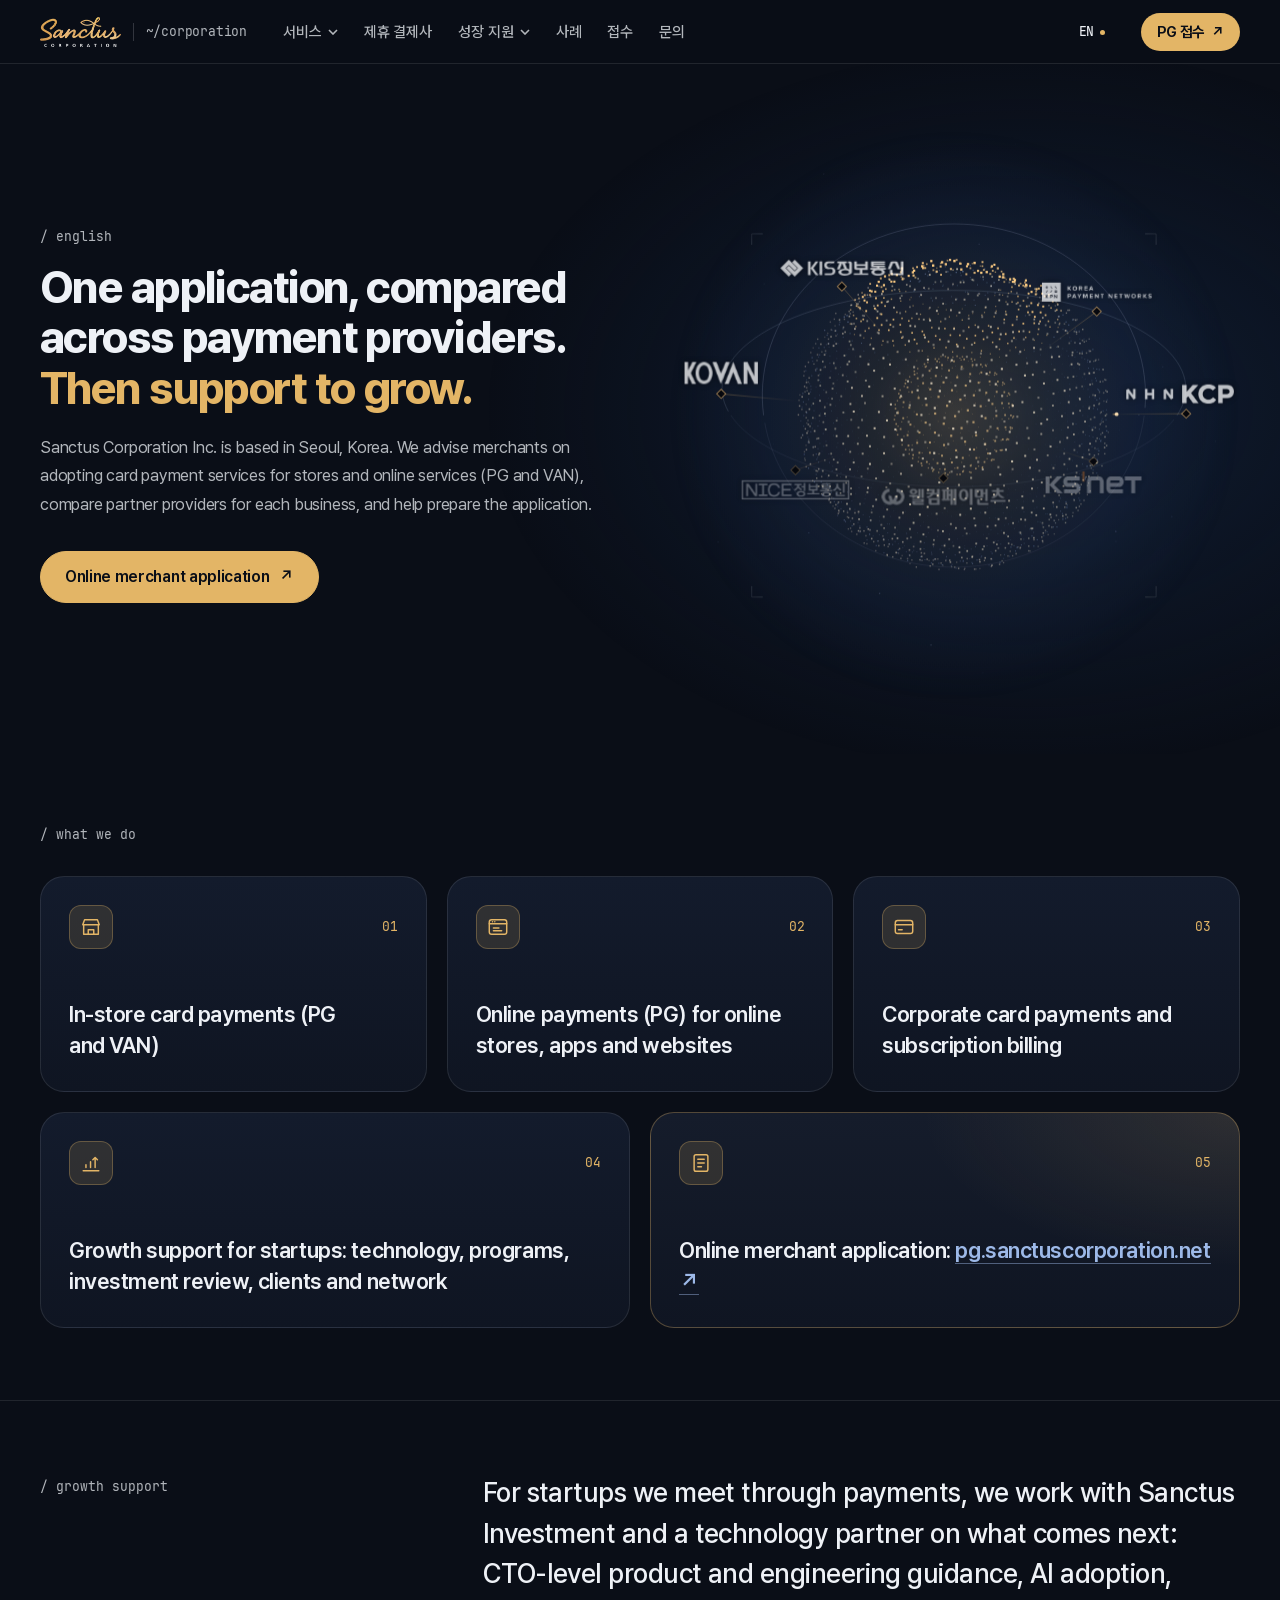
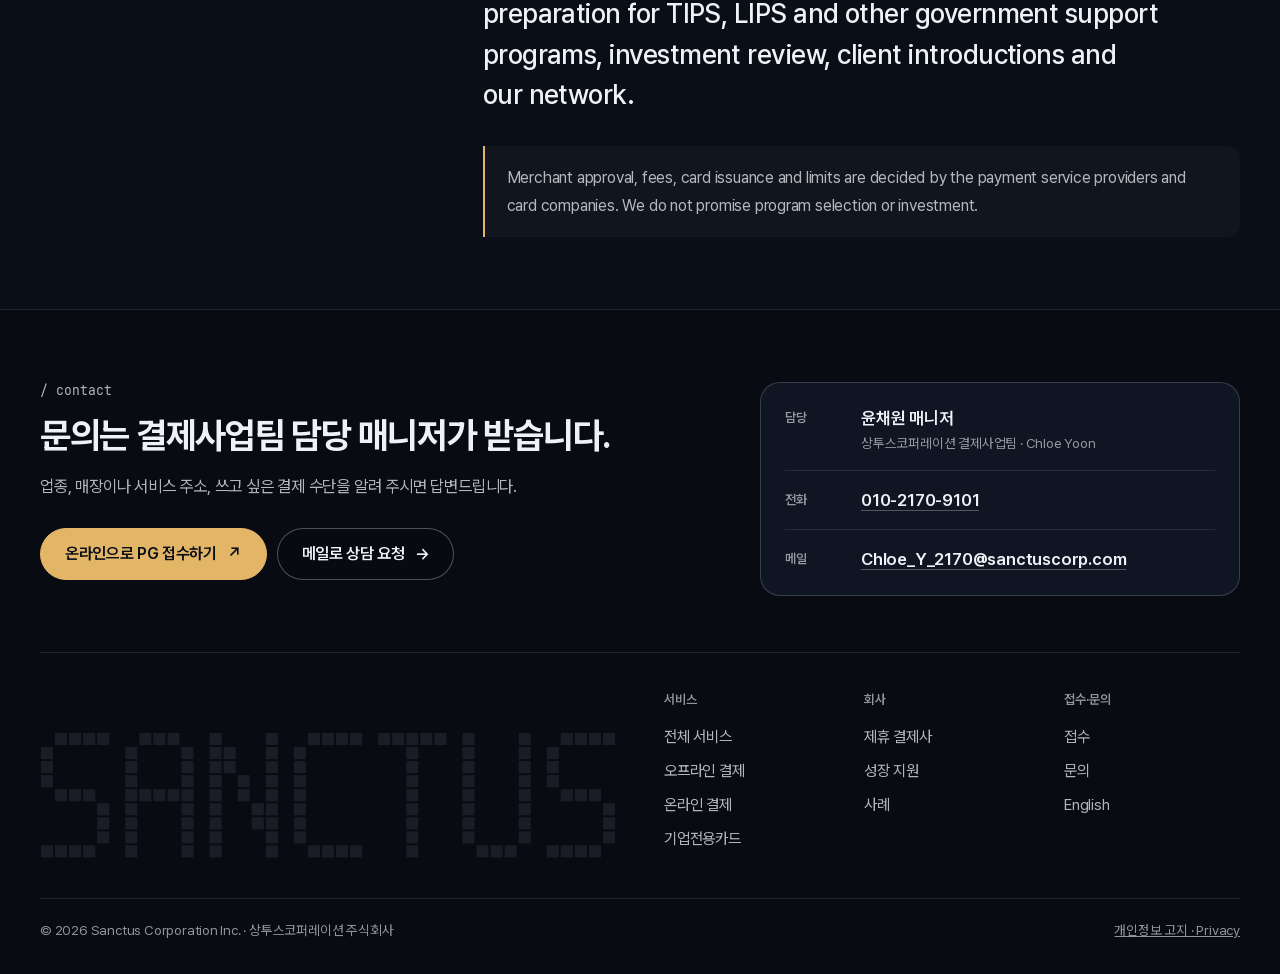
<file: en/index.html>
<!doctype html>
<html lang="en">
<head>
<meta charset="utf-8">
<script>if(location.protocol==='http:'&&["sanctuscorporation.com", "www.sanctuscorporation.com"].indexOf(location.hostname)>=0)location.replace('https://'+location.host+location.pathname+location.search+location.hash)</script>
<meta name="viewport" content="width=device-width,initial-scale=1,viewport-fit=cover">
<title>Sanctus Corporation — One application, compared across payment providers</title>
<meta name="description" content="Sanctus Corporation Inc. is based in Seoul, Korea. We advise merchants on adopting card payment services for stores and online services (PG and VAN), compare partner providers for each business, and help prepare the application.">

<meta name="theme-color" content="#0a0e17">
<link rel="canonical" href="https://www.sanctuscorporation.com/en/">
<link rel="icon" href="../assets/favicon.svg" type="image/svg+xml">
<link rel="apple-touch-icon" href="../assets/apple-touch-icon.png">
<meta property="og:type" content="website">
<meta property="og:locale" content="en_US">
<meta property="og:site_name" content="Sanctus Corporation">
<meta property="og:title" content="Sanctus Corporation — One application, compared across payment providers. Then support to grow.">
<meta property="og:description" content="Sanctus Corporation Inc. is based in Seoul, Korea. We advise merchants on adopting card payment services for stores and online services (PG and VAN), compare partner providers for each business, and help prepare the application.">
<meta property="og:url" content="https://www.sanctuscorporation.com/en/">
<meta property="og:image" content="https://www.sanctuscorporation.com/assets/og-image.png">
<meta name="twitter:card" content="summary_large_image">
<link rel="preload" href="../assets/fonts/pretendard-var-ks.woff2" as="font" type="font/woff2" crossorigin>
<link rel="stylesheet" href="../css/v4.css?v4-20261119c"><link rel="stylesheet" href="../css/mocks.css?v4-20261119c">
<script>(function(){var d=document.documentElement;d.className='js';if(window.matchMedia&&matchMedia('(prefers-reduced-motion: reduce)').matches)d.className+=' rm';setTimeout(function(){d.classList.add('go')},1600)})()</script>

</head>
<body class="page-sub">
<a class="skip" href="#main">본문으로 건너뛰기</a>
<header lang="ko" class="hd" id="hd" data-mode="sub"><div class="hd-bg" aria-hidden="true"></div><div class="hd-in"><a class="brand" href="../" aria-label="상투스코퍼레이션 첫 화면"><img src="../assets/sanctus-corporation-logo.webp" width="320" height="119" alt="Sanctus Corporation"><span class="path">~/corporation</span></a><nav class="mnav" id="mnav" aria-label="주 메뉴"><ul class="mnav-list"><li class="dd" data-dd><button type="button" class="nl dd-btn" aria-expanded="false" aria-controls="dd-services">서비스<svg class="chev" viewBox="0 0 10 6" aria-hidden="true"><path d="M1 1l4 4 4-4"/></svg></button><div class="dd-panel" id="dd-services"><ul><li><a href="../services/"><b>전체 서비스</b><span>결제 방식을 정하고, 접수하는 일을 돕습니다.</span></a></li><li><a href="../services/offline/"><b>오프라인 결제</b><span>매장 결제 PG·VAN 도입 상담</span></a></li><li><a href="../services/online/"><b>온라인 결제</b><span>온라인 결제 PG 도입 상담</span></a></li><li><a href="../services/corporate-card/"><b>기업전용카드</b><span>기업전용카드·정기결제 상담</span></a></li></ul></div></li><li><a class="nl" href="../partners/">제휴 결제사</a></li><li class="dd" data-dd><button type="button" class="nl dd-btn" aria-expanded="false" aria-controls="dd-growth">성장 지원<svg class="chev" viewBox="0 0 10 6" aria-hidden="true"><path d="M1 1l4 4 4-4"/></svg></button><div class="dd-panel" id="dd-growth"><ul><li><a href="../growth/"><b>성장 지원 전체</b><span>결제에서 끝나지 않습니다. 회사가 크는 일을 함께합니다.</span></a></li><li><a href="../growth/#tech"><b>기술</b><span>CTO 지원, AX 지원</span></a></li><li><a href="../growth/#programs"><b>지원사업</b><span>TIPS·LIPS, 정부지원사업 준비</span></a></li><li><a href="../growth/#investment"><b>투자</b><span>상투스인베스트먼트 투자 검토 연계</span></a></li><li><a href="../growth/#network"><b>고객과 네트워크</b><span>클라이언트 유치, 포트폴리오·투자사 연결</span></a></li></ul></div></li><li><a class="nl" href="../cases/">사례</a></li><li><a class="nl" href="../apply/">접수</a></li><li><a class="nl" href="../contact/">문의</a></li></ul><a class="nl en" href="../en/" lang="en" aria-label="English" aria-current="page">EN</a></nav><div class="hd-r"><a class="pg" href="https://pg.sanctuscorporation.net/" target="_blank" rel="noopener">PG 접수 <i aria-hidden="true">↗</i></a><button type="button" class="menu-btn" aria-expanded="false" aria-controls="mnav"><span class="mb-ic" aria-hidden="true"><i></i><i></i></span>메뉴</button></div></div></header>
<main id="main">
<section class="sub-hero hero2 globe en-hero" id="top" aria-labelledby="hero-h"><div class="wrap h2-grid"><div class="sh-copy"><p class="eyebrow">/ english</p><h1 id="hero-h">One application, compared across payment providers. <em>Then support to grow.</em></h1><p class="lede">Sanctus Corporation Inc. is based in Seoul, Korea. We advise merchants on adopting card payment services for stores and online services (PG and VAN), compare partner providers for each business, and help prepare the application.</p><div class="btns"><a class="btn pri" href="https://pg.sanctuscorporation.net/" target="_blank" rel="noopener">Online merchant application <i aria-hidden="true">↗</i></a></div></div><div class="h2-fig"><div class="gl-stage h2-globe" id="gl-stage"><canvas id="core" aria-hidden="true" data-src-logos="../assets/partners/" data-logos="{&quot;KCP&quot;:{&quot;f&quot;:&quot;kcp.png&quot;,&quot;m&quot;:&quot;o&quot;,&quot;r&quot;:5.556,&quot;k&quot;:1.005},&quot;KPN&quot;:{&quot;f&quot;:&quot;kpn.png&quot;,&quot;m&quot;:&quot;c&quot;,&quot;r&quot;:5.776,&quot;k&quot;:1.025},&quot;KIS&quot;:{&quot;f&quot;:&quot;kis.svg&quot;,&quot;m&quot;:&quot;c&quot;,&quot;r&quot;:7.269,&quot;k&quot;:1.15},&quot;KOVAN&quot;:{&quot;f&quot;:&quot;kovan.png&quot;,&quot;m&quot;:&quot;c&quot;,&quot;r&quot;:3.333,&quot;k&quot;:0.778,&quot;mw&quot;:100},&quot;NICE&quot;:{&quot;f&quot;:&quot;nice.png&quot;,&quot;m&quot;:&quot;o&quot;,&quot;r&quot;:5.556,&quot;k&quot;:1.005},&quot;웰컴&quot;:{&quot;f&quot;:&quot;welcome.png&quot;,&quot;m&quot;:&quot;c&quot;,&quot;r&quot;:7.394,&quot;k&quot;:1.159},&quot;KSNET&quot;:{&quot;f&quot;:&quot;ksnet.svg&quot;,&quot;m&quot;:&quot;o&quot;,&quot;r&quot;:4.406,&quot;k&quot;:0.895}}"></canvas><p class="sr">A globe drawn in dots. The logos of seven partner payment providers (KCP, KPN, KIS, KOVAN, NICE, 웰컴, KSNET) circle it, and application signals fly from the center toward the providers.</p></div></div></div></section>
<section class="sec en-list" id="what-we-do" aria-labelledby="what-we-do-h"><div class="wrap"><div class="el-head"><h2 class="eyebrow" id="what-we-do-h">/ what we do</h2></div><ol class="el-cards"><li class="elc rv" style="--i:0"><div class="elc-top"><span class="bn-ic" aria-hidden="true"><svg viewBox="0 0 24 24"><path d="M3 9.5 5 4h14l2 5.5M4 9.5V20h16V9.5M3 9.5h18M9 20v-5h6v5"/></svg></span><span class="el-no" aria-hidden="true">01</span></div><p>In-store card payments (PG and VAN)</p></li><li class="elc rv" style="--i:1"><div class="elc-top"><span class="bn-ic" aria-hidden="true"><svg viewBox="0 0 24 24"><rect x="2.5" y="4" width="19" height="16" rx="2.5"/><path d="M2.5 8.5h19M6 6.3h.01M8.5 6.3h.01M7 13h6M7 16h9"/></svg></span><span class="el-no" aria-hidden="true">02</span></div><p>Online payments (PG) for online stores, apps and websites</p></li><li class="elc rv" style="--i:2"><div class="elc-top"><span class="bn-ic" aria-hidden="true"><svg viewBox="0 0 24 24"><rect x="2.5" y="5" width="19" height="14" rx="2.5"/><path d="M2.5 9.5h19M6 15h4"/></svg></span><span class="el-no" aria-hidden="true">03</span></div><p>Corporate card payments and subscription billing</p></li><li class="elc rv" style="--i:0"><div class="elc-top"><span class="bn-ic" aria-hidden="true"><svg viewBox="0 0 24 24"><path d="M3.5 20.5h17M6.5 17v-3M11.5 17v-6.5M16.5 17V6.5M14 8.5l2.5-2.5L19 8.5"/></svg></span><span class="el-no" aria-hidden="true">04</span></div><p>Growth support for startups: technology, programs, investment review, clients and network</p></li><li class="elc cta rv" style="--i:1"><div class="elc-top"><span class="bn-ic" aria-hidden="true"><svg viewBox="0 0 24 24"><rect x="4.5" y="3" width="15" height="18" rx="2"/><path d="M8.5 8h7M8.5 12h7M8.5 16h4"/></svg></span><span class="el-no" aria-hidden="true">05</span></div><p>Online merchant application: <a href="https://pg.sanctuscorporation.net/" target="_blank" rel="noopener">pg.sanctuscorporation.net <i aria-hidden="true">↗</i></a></p></li></ol></div></section>
<section class="sec en-statement" id="growth-support" aria-labelledby="growth-support-h"><div class="wrap"><div class="es-grid"><div class="el-side"><h2 class="eyebrow" id="growth-support-h">/ growth support</h2></div><div><p class="es-text rv">For startups we meet through payments, we work with Sanctus Investment and a technology partner on what comes next: CTO-level product and engineering guidance, AI adoption, preparation for TIPS, LIPS and other government support programs, investment review, client introductions and our network.</p><p class="es-note">Merchant approval, fees, card issuance and limits are decided by the payment service providers and card companies. We do not promise program selection or investment.</p></div></div></div></section>
</main>
<footer lang="ko" class="ft" id="contact-foot" aria-labelledby="ft-h"><div class="wrap"><div class="ft-top"><div class="ft-copy"><p class="eyebrow">/ contact</p><h2 id="ft-h">문의는 결제사업팀 담당 매니저가 받습니다.</h2><p class="lede">업종, 매장이나 서비스 주소, 쓰고 싶은 결제 수단을 알려 주시면 답변드립니다.</p><div class="btns"><a class="btn pri" href="https://pg.sanctuscorporation.net/" target="_blank" rel="noopener">온라인으로 PG 접수하기 <i aria-hidden="true">↗</i></a><a class="btn" href="mailto:Chloe_Y_2170@sanctuscorp.com?subject=%EA%B2%B0%EC%A0%9C%20%EC%83%81%EB%8B%B4%20%EC%9A%94%EC%B2%AD">메일로 상담 요청 <i aria-hidden="true">→</i></a></div></div><dl class="who"><div><dt>담당</dt><dd>윤채원 매니저<small>상투스코퍼레이션 결제사업팀 · Chloe Yoon</small></dd></div><div><dt>전화</dt><dd><a href="tel:01021709101">010-2170-9101</a></dd></div><div><dt>메일</dt><dd><a href="mailto:Chloe_Y_2170@sanctuscorp.com">Chloe_Y_2170@<wbr>sanctuscorp.com</a></dd></div></dl></div><div class="ft-mid"><svg class="pix ft-pix" viewBox="0 0 41 9" preserveAspectRatio="xMinYMax meet" aria-hidden="true" focusable="false"><rect x="1.07" y="0.07" width=".86" height=".86"/><rect x="2.07" y="0.07" width=".86" height=".86"/><rect x="3.07" y="0.07" width=".86" height=".86"/><rect x="4.07" y="0.07" width=".86" height=".86"/><rect x="0.07" y="1.07" width=".86" height=".86"/><rect x="0.07" y="2.07" width=".86" height=".86"/><rect x="0.07" y="3.07" width=".86" height=".86"/><rect x="1.07" y="4.07" width=".86" height=".86"/><rect x="2.07" y="4.07" width=".86" height=".86"/><rect x="3.07" y="4.07" width=".86" height=".86"/><rect x="4.07" y="5.07" width=".86" height=".86"/><rect x="4.07" y="6.07" width=".86" height=".86"/><rect x="4.07" y="7.07" width=".86" height=".86"/><rect x="0.07" y="8.07" width=".86" height=".86"/><rect x="1.07" y="8.07" width=".86" height=".86"/><rect x="2.07" y="8.07" width=".86" height=".86"/><rect x="3.07" y="8.07" width=".86" height=".86"/><rect x="7.07" y="0.07" width=".86" height=".86"/><rect x="8.07" y="0.07" width=".86" height=".86"/><rect x="9.07" y="0.07" width=".86" height=".86"/><rect x="6.07" y="1.07" width=".86" height=".86"/><rect x="10.07" y="1.07" width=".86" height=".86"/><rect x="6.07" y="2.07" width=".86" height=".86"/><rect x="10.07" y="2.07" width=".86" height=".86"/><rect x="6.07" y="3.07" width=".86" height=".86"/><rect x="10.07" y="3.07" width=".86" height=".86"/><rect x="6.07" y="4.07" width=".86" height=".86"/><rect x="7.07" y="4.07" width=".86" height=".86"/><rect x="8.07" y="4.07" width=".86" height=".86"/><rect x="9.07" y="4.07" width=".86" height=".86"/><rect x="10.07" y="4.07" width=".86" height=".86"/><rect x="6.07" y="5.07" width=".86" height=".86"/><rect x="10.07" y="5.07" width=".86" height=".86"/><rect x="6.07" y="6.07" width=".86" height=".86"/><rect x="10.07" y="6.07" width=".86" height=".86"/><rect x="6.07" y="7.07" width=".86" height=".86"/><rect x="10.07" y="7.07" width=".86" height=".86"/><rect x="6.07" y="8.07" width=".86" height=".86"/><rect x="10.07" y="8.07" width=".86" height=".86"/><rect x="12.07" y="0.07" width=".86" height=".86"/><rect x="16.07" y="0.07" width=".86" height=".86"/><rect x="12.07" y="1.07" width=".86" height=".86"/><rect x="13.07" y="1.07" width=".86" height=".86"/><rect x="16.07" y="1.07" width=".86" height=".86"/><rect x="12.07" y="2.07" width=".86" height=".86"/><rect x="13.07" y="2.07" width=".86" height=".86"/><rect x="16.07" y="2.07" width=".86" height=".86"/><rect x="12.07" y="3.07" width=".86" height=".86"/><rect x="14.07" y="3.07" width=".86" height=".86"/><rect x="16.07" y="3.07" width=".86" height=".86"/><rect x="12.07" y="4.07" width=".86" height=".86"/><rect x="14.07" y="4.07" width=".86" height=".86"/><rect x="16.07" y="4.07" width=".86" height=".86"/><rect x="12.07" y="5.07" width=".86" height=".86"/><rect x="15.07" y="5.07" width=".86" height=".86"/><rect x="16.07" y="5.07" width=".86" height=".86"/><rect x="12.07" y="6.07" width=".86" height=".86"/><rect x="15.07" y="6.07" width=".86" height=".86"/><rect x="16.07" y="6.07" width=".86" height=".86"/><rect x="12.07" y="7.07" width=".86" height=".86"/><rect x="16.07" y="7.07" width=".86" height=".86"/><rect x="12.07" y="8.07" width=".86" height=".86"/><rect x="16.07" y="8.07" width=".86" height=".86"/><rect x="19.07" y="0.07" width=".86" height=".86"/><rect x="20.07" y="0.07" width=".86" height=".86"/><rect x="21.07" y="0.07" width=".86" height=".86"/><rect x="22.07" y="0.07" width=".86" height=".86"/><rect x="18.07" y="1.07" width=".86" height=".86"/><rect x="18.07" y="2.07" width=".86" height=".86"/><rect x="18.07" y="3.07" width=".86" height=".86"/><rect x="18.07" y="4.07" width=".86" height=".86"/><rect x="18.07" y="5.07" width=".86" height=".86"/><rect x="18.07" y="6.07" width=".86" height=".86"/><rect x="18.07" y="7.07" width=".86" height=".86"/><rect x="19.07" y="8.07" width=".86" height=".86"/><rect x="20.07" y="8.07" width=".86" height=".86"/><rect x="21.07" y="8.07" width=".86" height=".86"/><rect x="22.07" y="8.07" width=".86" height=".86"/><rect x="24.07" y="0.07" width=".86" height=".86"/><rect x="25.07" y="0.07" width=".86" height=".86"/><rect x="26.07" y="0.07" width=".86" height=".86"/><rect x="27.07" y="0.07" width=".86" height=".86"/><rect x="28.07" y="0.07" width=".86" height=".86"/><rect x="26.07" y="1.07" width=".86" height=".86"/><rect x="26.07" y="2.07" width=".86" height=".86"/><rect x="26.07" y="3.07" width=".86" height=".86"/><rect x="26.07" y="4.07" width=".86" height=".86"/><rect x="26.07" y="5.07" width=".86" height=".86"/><rect x="26.07" y="6.07" width=".86" height=".86"/><rect x="26.07" y="7.07" width=".86" height=".86"/><rect x="26.07" y="8.07" width=".86" height=".86"/><rect x="30.07" y="0.07" width=".86" height=".86"/><rect x="34.07" y="0.07" width=".86" height=".86"/><rect x="30.07" y="1.07" width=".86" height=".86"/><rect x="34.07" y="1.07" width=".86" height=".86"/><rect x="30.07" y="2.07" width=".86" height=".86"/><rect x="34.07" y="2.07" width=".86" height=".86"/><rect x="30.07" y="3.07" width=".86" height=".86"/><rect x="34.07" y="3.07" width=".86" height=".86"/><rect x="30.07" y="4.07" width=".86" height=".86"/><rect x="34.07" y="4.07" width=".86" height=".86"/><rect x="30.07" y="5.07" width=".86" height=".86"/><rect x="34.07" y="5.07" width=".86" height=".86"/><rect x="30.07" y="6.07" width=".86" height=".86"/><rect x="34.07" y="6.07" width=".86" height=".86"/><rect x="30.07" y="7.07" width=".86" height=".86"/><rect x="34.07" y="7.07" width=".86" height=".86"/><rect x="31.07" y="8.07" width=".86" height=".86"/><rect x="32.07" y="8.07" width=".86" height=".86"/><rect x="33.07" y="8.07" width=".86" height=".86"/><rect x="37.07" y="0.07" width=".86" height=".86"/><rect x="38.07" y="0.07" width=".86" height=".86"/><rect x="39.07" y="0.07" width=".86" height=".86"/><rect x="40.07" y="0.07" width=".86" height=".86"/><rect x="36.07" y="1.07" width=".86" height=".86"/><rect x="36.07" y="2.07" width=".86" height=".86"/><rect x="36.07" y="3.07" width=".86" height=".86"/><rect x="37.07" y="4.07" width=".86" height=".86"/><rect x="38.07" y="4.07" width=".86" height=".86"/><rect x="39.07" y="4.07" width=".86" height=".86"/><rect x="40.07" y="5.07" width=".86" height=".86"/><rect x="40.07" y="6.07" width=".86" height=".86"/><rect x="40.07" y="7.07" width=".86" height=".86"/><rect x="36.07" y="8.07" width=".86" height=".86"/><rect x="37.07" y="8.07" width=".86" height=".86"/><rect x="38.07" y="8.07" width=".86" height=".86"/><rect x="39.07" y="8.07" width=".86" height=".86"/></svg><div class="ft-map"><div><p class="fm-h">서비스</p><ul><li><a href="../services/">전체 서비스</a></li><li><a href="../services/offline/">오프라인 결제</a></li><li><a href="../services/online/">온라인 결제</a></li><li><a href="../services/corporate-card/">기업전용카드</a></li></ul></div><div><p class="fm-h">회사</p><ul><li><a href="../partners/">제휴 결제사</a></li><li><a href="../growth/">성장 지원</a></li><li><a href="../cases/">사례</a></li></ul></div><div><p class="fm-h">접수·문의</p><ul><li><a href="../apply/">접수</a></li><li><a href="../contact/">문의</a></li><li><a href="../en/" lang="en">English</a></li></ul></div></div></div><div class="ft-end"><span>© 2026 Sanctus Corporation Inc. · 상투스코퍼레이션 주식회사</span><a href="../privacy.html">개인정보 고지 · Privacy</a></div></div></footer>
<script src="../js/v4.js?v4-20261119c" defer></script><script src="../js/globe.js?v4-20261119c" defer></script>
</body>
</html>
</file>
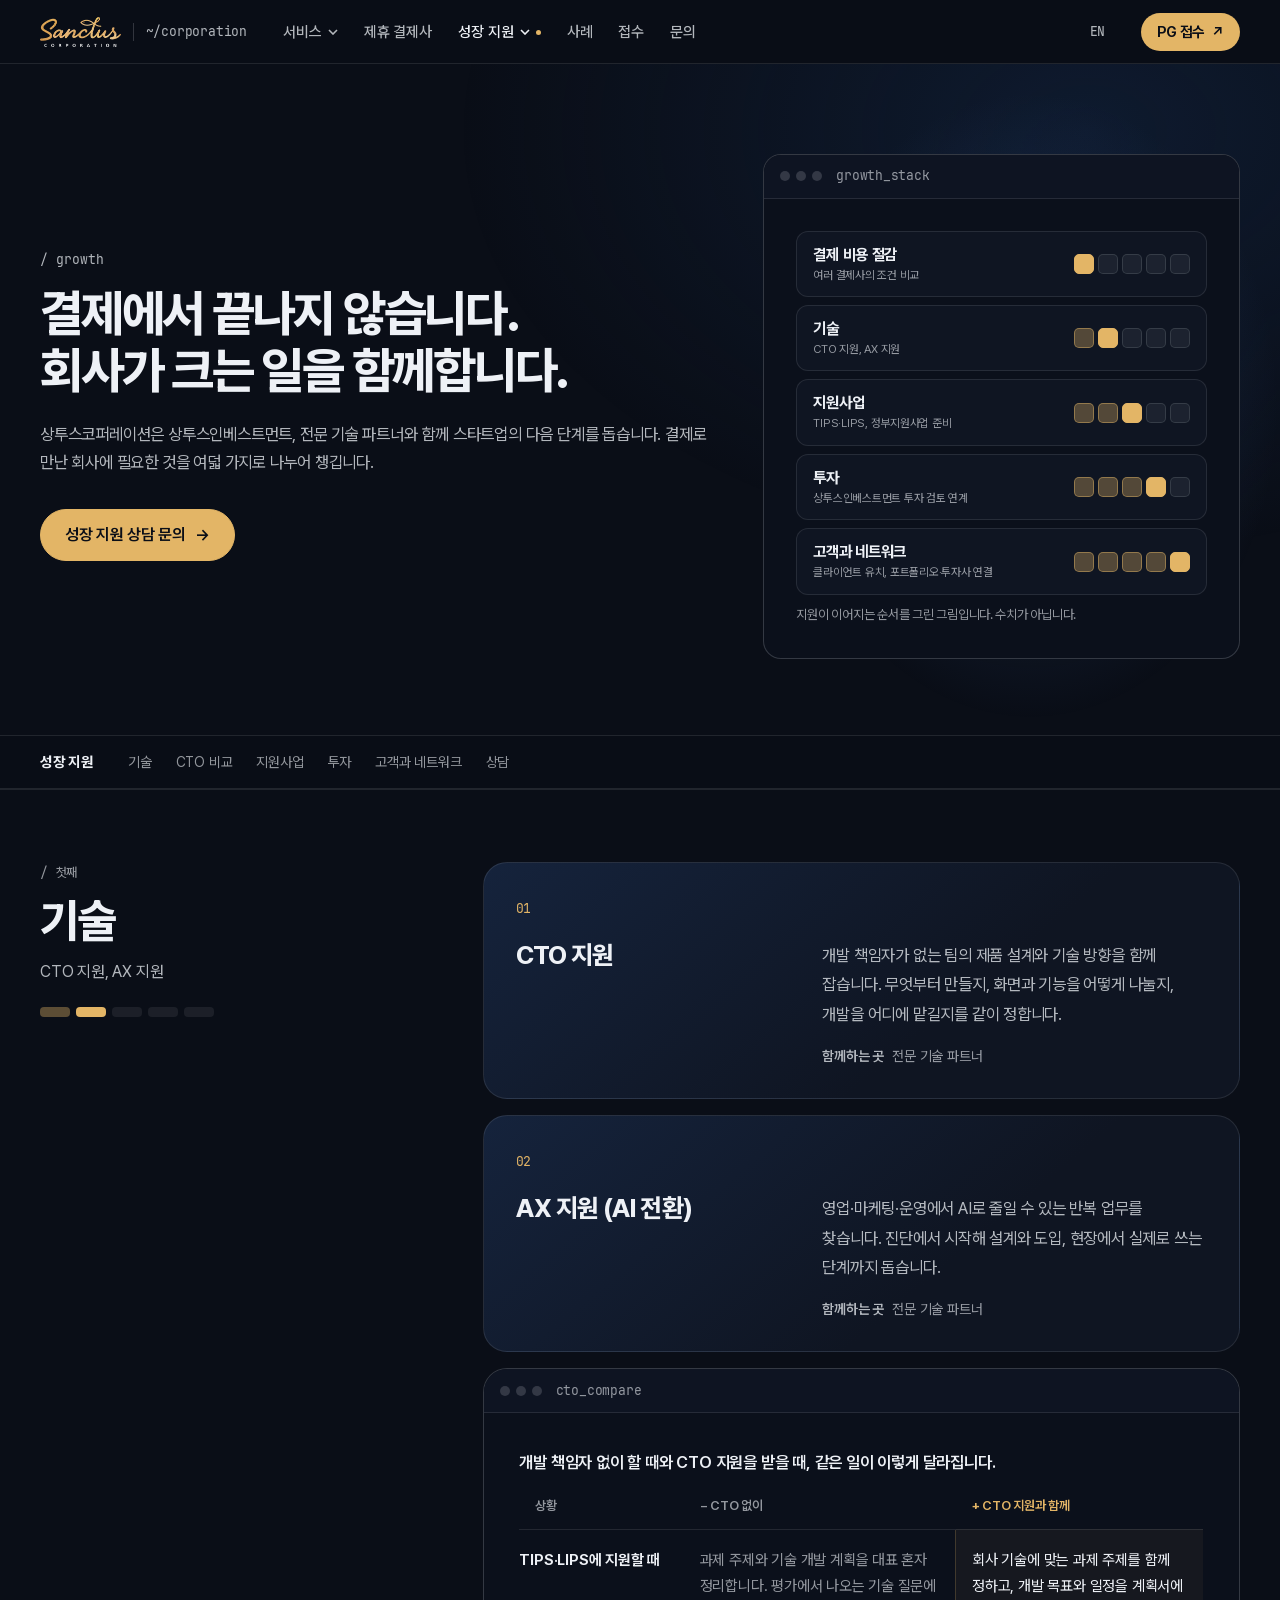
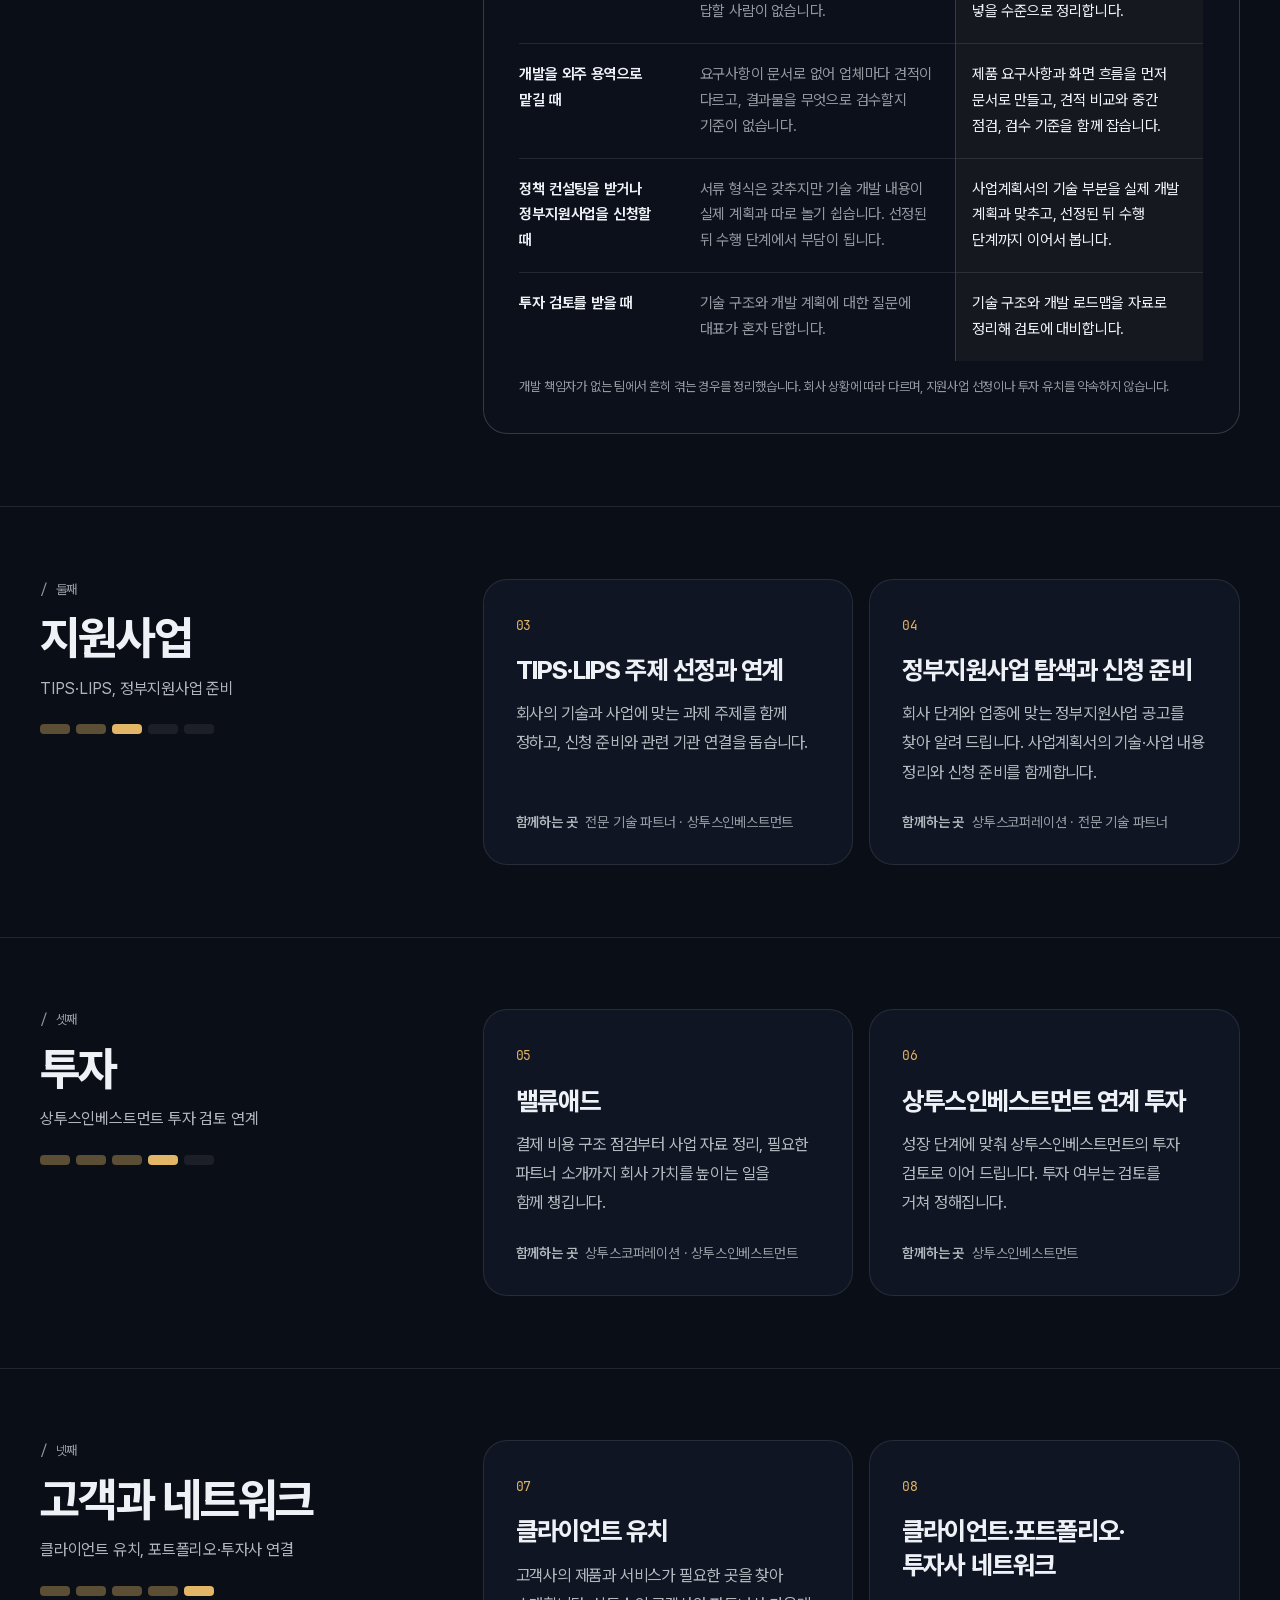
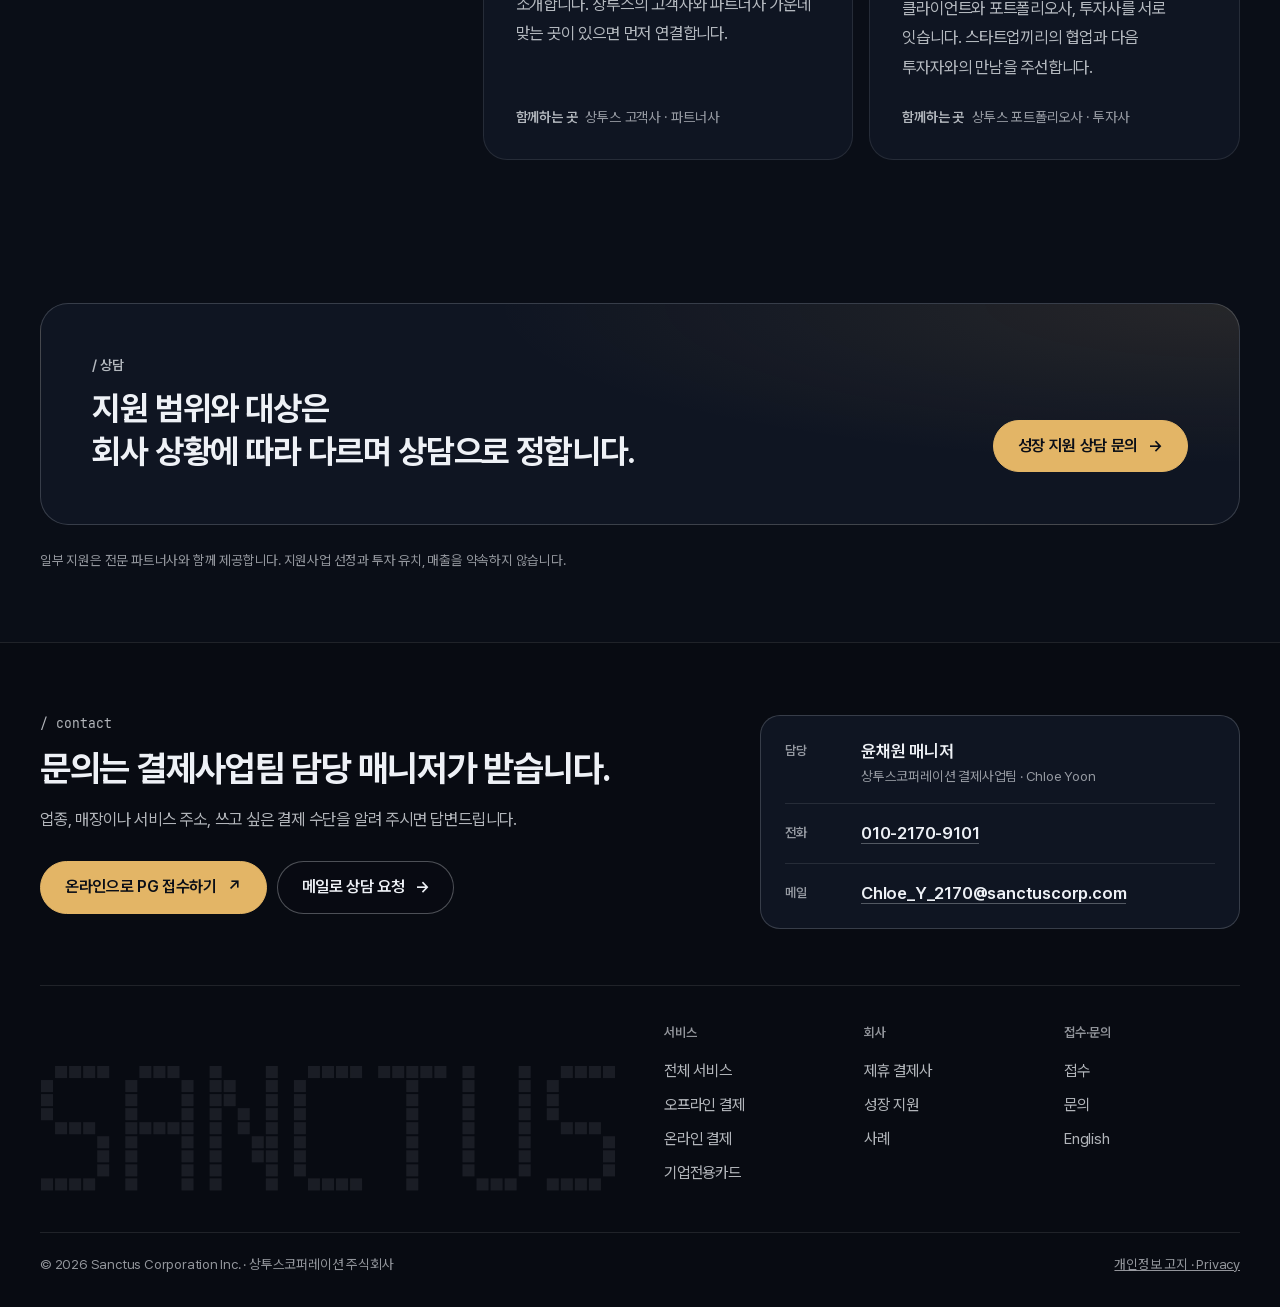
<file: growth/index.html>
<!doctype html>
<html lang="ko">
<head>
<meta charset="utf-8">
<script>if(location.protocol==='http:'&&["sanctuscorporation.com", "www.sanctuscorporation.com"].indexOf(location.hostname)>=0)location.replace('https://'+location.host+location.pathname+location.search+location.hash)</script>
<meta name="viewport" content="width=device-width,initial-scale=1,viewport-fit=cover">
<title>성장 지원 — 결제에서 끝나지 않습니다. 회사가 크는 일을 함께합니다 | 상투스코퍼레이션</title>
<meta name="description" content="상투스코퍼레이션은 상투스인베스트먼트, 전문 기술 파트너와 함께 스타트업의 다음 단계를 돕습니다. 결제로 만난 회사에 필요한 것을 여덟 가지로 나누어 챙깁니다.">

<meta name="theme-color" content="#0a0e17">
<link rel="canonical" href="https://www.sanctuscorporation.com/growth/">
<link rel="icon" href="../assets/favicon.svg" type="image/svg+xml">
<link rel="apple-touch-icon" href="../assets/apple-touch-icon.png">
<meta property="og:type" content="website">
<meta property="og:locale" content="ko_KR">
<meta property="og:site_name" content="Sanctus Corporation">
<meta property="og:title" content="성장 지원 — 결제에서 끝나지 않습니다. 회사가 크는 일을 함께합니다 | 상투스코퍼레이션">
<meta property="og:description" content="상투스코퍼레이션은 상투스인베스트먼트, 전문 기술 파트너와 함께 스타트업의 다음 단계를 돕습니다. 결제로 만난 회사에 필요한 것을 여덟 가지로 나누어 챙깁니다.">
<meta property="og:url" content="https://www.sanctuscorporation.com/growth/">
<meta property="og:image" content="https://www.sanctuscorporation.com/assets/og-image.png">
<meta name="twitter:card" content="summary_large_image">
<link rel="preload" href="../assets/fonts/pretendard-var-ks.woff2" as="font" type="font/woff2" crossorigin>
<link rel="stylesheet" href="../css/v4.css?v4-20261119c"><link rel="stylesheet" href="../css/mocks.css?v4-20261119c">
<script>(function(){var d=document.documentElement;d.className='js';if(window.matchMedia&&matchMedia('(prefers-reduced-motion: reduce)').matches)d.className+=' rm';setTimeout(function(){d.classList.add('go')},1600)})()</script>

</head>
<body class="page-sub">
<a class="skip" href="#main">본문으로 건너뛰기</a>
<header class="hd" id="hd" data-mode="sub"><div class="hd-bg" aria-hidden="true"></div><div class="hd-in"><a class="brand" href="../" aria-label="상투스코퍼레이션 첫 화면"><img src="../assets/sanctus-corporation-logo.webp" width="320" height="119" alt="Sanctus Corporation"><span class="path">~/corporation</span></a><nav class="mnav" id="mnav" aria-label="주 메뉴"><ul class="mnav-list"><li class="dd" data-dd><button type="button" class="nl dd-btn" aria-expanded="false" aria-controls="dd-services">서비스<svg class="chev" viewBox="0 0 10 6" aria-hidden="true"><path d="M1 1l4 4 4-4"/></svg></button><div class="dd-panel" id="dd-services"><ul><li><a href="../services/"><b>전체 서비스</b><span>결제 방식을 정하고, 접수하는 일을 돕습니다.</span></a></li><li><a href="../services/offline/"><b>오프라인 결제</b><span>매장 결제 PG·VAN 도입 상담</span></a></li><li><a href="../services/online/"><b>온라인 결제</b><span>온라인 결제 PG 도입 상담</span></a></li><li><a href="../services/corporate-card/"><b>기업전용카드</b><span>기업전용카드·정기결제 상담</span></a></li></ul></div></li><li><a class="nl" href="../partners/">제휴 결제사</a></li><li class="dd" data-dd><button type="button" class="nl dd-btn" aria-expanded="false" aria-controls="dd-growth" aria-current="true">성장 지원<svg class="chev" viewBox="0 0 10 6" aria-hidden="true"><path d="M1 1l4 4 4-4"/></svg></button><div class="dd-panel" id="dd-growth"><ul><li><a href="../growth/"><b>성장 지원 전체</b><span>결제에서 끝나지 않습니다. 회사가 크는 일을 함께합니다.</span></a></li><li><a href="../growth/#tech"><b>기술</b><span>CTO 지원, AX 지원</span></a></li><li><a href="../growth/#programs"><b>지원사업</b><span>TIPS·LIPS, 정부지원사업 준비</span></a></li><li><a href="../growth/#investment"><b>투자</b><span>상투스인베스트먼트 투자 검토 연계</span></a></li><li><a href="../growth/#network"><b>고객과 네트워크</b><span>클라이언트 유치, 포트폴리오·투자사 연결</span></a></li></ul></div></li><li><a class="nl" href="../cases/">사례</a></li><li><a class="nl" href="../apply/">접수</a></li><li><a class="nl" href="../contact/">문의</a></li></ul><a class="nl en" href="../en/" lang="en" aria-label="English">EN</a></nav><div class="hd-r"><a class="pg" href="https://pg.sanctuscorporation.net/" target="_blank" rel="noopener">PG 접수 <i aria-hidden="true">↗</i></a><button type="button" class="menu-btn" aria-expanded="false" aria-controls="mnav"><span class="mb-ic" aria-hidden="true"><i></i><i></i></span>메뉴</button></div></div></header>
<main id="main">
<section class="sub-hero hero2 growth" id="top" aria-labelledby="hero-h"><div class="wrap h2-grid"><div class="sh-copy"><p class="eyebrow">/ growth</p><h1 id="hero-h">결제에서 끝나지 않습니다. <span class="nb">회사가 크는 일을</span> <span class="nb">함께합니다.</span></h1><p class="lede">상투스코퍼레이션은 상투스인베스트먼트, 전문 기술 파트너와 함께 스타트업의 다음 단계를 돕습니다. 결제로 만난 회사에 필요한 것을 여덟 가지로 나누어 챙깁니다.</p><div class="btns"><a class="btn pri" href="../contact/">성장 지원 상담 문의 <i aria-hidden="true">→</i></a></div></div><div class="h2-fig"><div class="h2-comp rv anim"><div class="mk gs" aria-label="성장 지원이 이어지는 순서 그림"><div class="calc"><div class="calc-bar"><span class="dots" aria-hidden="true"><i></i><i></i><i></i></span><span class="fn">growth_stack</span></div><div class="calc-body"><ol class="stack"><li style="--i:0"><strong>결제 비용 절감</strong><small>여러 결제사의 조건 비교</small><span class="blk" aria-hidden="true"><i class="new"></i><i class=""></i><i class=""></i><i class=""></i><i class=""></i></span></li><li style="--i:1"><strong>기술</strong><small>CTO 지원, AX 지원</small><span class="blk" aria-hidden="true"><i class="on"></i><i class="new"></i><i class=""></i><i class=""></i><i class=""></i></span></li><li style="--i:2"><strong>지원사업</strong><small>TIPS·LIPS, 정부지원사업 준비</small><span class="blk" aria-hidden="true"><i class="on"></i><i class="on"></i><i class="new"></i><i class=""></i><i class=""></i></span></li><li style="--i:3"><strong>투자</strong><small>상투스인베스트먼트 투자 검토 연계</small><span class="blk" aria-hidden="true"><i class="on"></i><i class="on"></i><i class="on"></i><i class="new"></i><i class=""></i></span></li><li style="--i:4"><strong>고객과 네트워크</strong><small>클라이언트 유치, 포트폴리오·투자사 연결</small><span class="blk" aria-hidden="true"><i class="on"></i><i class="on"></i><i class="on"></i><i class="on"></i><i class="new"></i></span></li></ol><p class="calc-note">지원이 이어지는 순서를 그린 그림입니다. 수치가 아닙니다.</p></div></div></div></div></div></div></section>
<nav class="subnav" aria-label="이 쪽 차례"><div class="wrap sn-in"><span class="sn-t">성장 지원</span><ul><li><a href="#tech">기술</a></li><li><a href="#cto">CTO 비교</a></li><li><a href="#programs">지원사업</a></li><li><a href="#investment">투자</a></li><li><a href="#network">고객과 네트워크</a></li><li><a href="#ask">상담</a></li></ul></div></nav>
<section class="sec ggroup" id="tech" aria-labelledby="tech-h"><div class="wrap gg-grid"><div class="gg-side"><p class="gg-k">/ 첫째</p><h2 id="tech-h">기술</h2><p class="gg-sub">CTO 지원, AX 지원</p><span class="blk" aria-hidden="true"><i class="on"></i><i class="new"></i><i class=""></i><i class=""></i><i class=""></i></span></div><div class="gg-main"><div class="gg-cards"><article class="gg-card rv w" style="--i:0"><p class="gg-top"><b>01</b></p><h3>CTO 지원</h3><p class="gg-t">개발 책임자가 없는 팀의 제품 설계와 기술 방향을 함께 잡습니다. 무엇부터 만들지, 화면과 기능을 어떻게 나눌지, 개발을 어디에 맡길지를 같이 정합니다.</p><p class="gg-with"><b>함께하는 곳</b>전문 기술 파트너</p></article><article class="gg-card rv w" style="--i:1"><p class="gg-top"><b>02</b></p><h3>AX 지원 <span class="nb">(AI 전환)</span></h3><p class="gg-t">영업·마케팅·운영에서 AI로 줄일 수 있는 반복 업무를 찾습니다. 진단에서 시작해 설계와 도입, 현장에서 실제로 쓰는 단계까지 돕습니다.</p><p class="gg-with"><b>함께하는 곳</b>전문 기술 파트너</p></article></div><div class="cto rv anim" id="cto"><div class="calc-bar"><span class="dots" aria-hidden="true"><i></i><i></i><i></i></span><span class="fn">cto_compare</span></div><div class="cto-body"><p class="cto-q">개발 책임자 없이 할 때와 CTO 지원을 받을 때, 같은 일이 이렇게 달라집니다.</p><table class="cto-t"><thead><tr><th scope="col">상황</th><th scope="col" class="no">− CTO 없이</th><th scope="col" class="yes">+ CTO 지원과 함께</th></tr></thead><tbody><tr><th scope="row">TIPS·LIPS에 지원할 때</th><td class="no"><em>CTO 없이</em>과제 주제와 기술 개발 계획을 대표 혼자 정리합니다. 평가에서 나오는 기술 질문에 답할 사람이 없습니다.</td><td class="yes"><em>CTO 지원과 함께</em>회사 기술에 맞는 과제 주제를 함께 정하고, 개발 목표와 일정을 계획서에 넣을 수준으로 정리합니다.</td></tr><tr><th scope="row">개발을 외주 용역으로 맡길 때</th><td class="no"><em>CTO 없이</em>요구사항이 문서로 없어 업체마다 견적이 다르고, 결과물을 무엇으로 검수할지 기준이 없습니다.</td><td class="yes"><em>CTO 지원과 함께</em>제품 요구사항과 화면 흐름을 먼저 문서로 만들고, 견적 비교와 중간 점검, 검수 기준을 함께 잡습니다.</td></tr><tr><th scope="row">정책 컨설팅을 받거나 정부지원사업을 신청할 때</th><td class="no"><em>CTO 없이</em>서류 형식은 갖추지만 기술 개발 내용이 실제 계획과 따로 놀기 쉽습니다. 선정된 뒤 수행 단계에서 부담이 됩니다.</td><td class="yes"><em>CTO 지원과 함께</em>사업계획서의 기술 부분을 실제 개발 계획과 맞추고, 선정된 뒤 수행 단계까지 이어서 봅니다.</td></tr><tr><th scope="row">투자 검토를 받을 때</th><td class="no"><em>CTO 없이</em>기술 구조와 개발 계획에 대한 질문에 대표가 혼자 답합니다.</td><td class="yes"><em>CTO 지원과 함께</em>기술 구조와 개발 로드맵을 자료로 정리해 검토에 대비합니다.</td></tr></tbody></table><p class="calc-note">개발 책임자가 없는 팀에서 흔히 겪는 경우를 정리했습니다. 회사 상황에 따라 다르며, 지원사업 선정이나 투자 유치를 약속하지 않습니다.</p></div></div></div></div></section><section class="sec ggroup" id="programs" aria-labelledby="programs-h"><div class="wrap gg-grid"><div class="gg-side"><p class="gg-k">/ 둘째</p><h2 id="programs-h">지원사업</h2><p class="gg-sub">TIPS·LIPS, 정부지원사업 준비</p><span class="blk" aria-hidden="true"><i class="on"></i><i class="on"></i><i class="new"></i><i class=""></i><i class=""></i></span></div><div class="gg-main"><div class="gg-cards"><article class="gg-card rv" style="--i:0"><p class="gg-top"><b>03</b></p><h3>TIPS·LIPS 주제 선정과 연계</h3><p class="gg-t">회사의 기술과 사업에 맞는 과제 주제를 함께 정하고, 신청 준비와 관련 기관 연결을 돕습니다.</p><p class="gg-with"><b>함께하는 곳</b>전문 기술 파트너 · 상투스인베스트먼트</p></article><article class="gg-card rv" style="--i:1"><p class="gg-top"><b>04</b></p><h3>정부지원사업 탐색과 신청 준비</h3><p class="gg-t">회사 단계와 업종에 맞는 정부지원사업 공고를 찾아 알려 드립니다. 사업계획서의 기술·사업 내용 정리와 신청 준비를 함께합니다.</p><p class="gg-with"><b>함께하는 곳</b>상투스코퍼레이션 · 전문 기술 파트너</p></article></div></div></div></section><section class="sec ggroup" id="investment" aria-labelledby="investment-h"><div class="wrap gg-grid"><div class="gg-side"><p class="gg-k">/ 셋째</p><h2 id="investment-h">투자</h2><p class="gg-sub">상투스인베스트먼트 투자 검토 연계</p><span class="blk" aria-hidden="true"><i class="on"></i><i class="on"></i><i class="on"></i><i class="new"></i><i class=""></i></span></div><div class="gg-main"><div class="gg-cards"><article class="gg-card rv" style="--i:0"><p class="gg-top"><b>05</b></p><h3>밸류애드</h3><p class="gg-t">결제 비용 구조 점검부터 사업 자료 정리, 필요한 파트너 소개까지 회사 가치를 높이는 일을 함께 챙깁니다.</p><p class="gg-with"><b>함께하는 곳</b>상투스코퍼레이션 · 상투스인베스트먼트</p></article><article class="gg-card rv" style="--i:1"><p class="gg-top"><b>06</b></p><h3>상투스인베스트먼트 연계 투자</h3><p class="gg-t">성장 단계에 맞춰 상투스인베스트먼트의 투자 검토로 이어 드립니다. 투자 여부는 검토를 거쳐 정해집니다.</p><p class="gg-with"><b>함께하는 곳</b>상투스인베스트먼트</p></article></div></div></div></section><section class="sec ggroup" id="network" aria-labelledby="network-h"><div class="wrap gg-grid"><div class="gg-side"><p class="gg-k">/ 넷째</p><h2 id="network-h">고객과 네트워크</h2><p class="gg-sub">클라이언트 유치, 포트폴리오·투자사 연결</p><span class="blk" aria-hidden="true"><i class="on"></i><i class="on"></i><i class="on"></i><i class="on"></i><i class="new"></i></span></div><div class="gg-main"><div class="gg-cards"><article class="gg-card rv" style="--i:0"><p class="gg-top"><b>07</b></p><h3>클라이언트 유치</h3><p class="gg-t">고객사의 제품과 서비스가 필요한 곳을 찾아 소개합니다. 상투스의 고객사와 파트너사 가운데 맞는 곳이 있으면 먼저 연결합니다.</p><p class="gg-with"><b>함께하는 곳</b>상투스 고객사 · 파트너사</p></article><article class="gg-card rv" style="--i:1"><p class="gg-top"><b>08</b></p><h3><span class="nb">클라이언트·포트폴리오·</span><span class="nb">투자사 네트워크</span></h3><p class="gg-t">클라이언트와 포트폴리오사, 투자사를 서로 잇습니다. 스타트업끼리의 협업과 다음 투자자와의 만남을 주선합니다.</p><p class="gg-with"><b>함께하는 곳</b>상투스 포트폴리오사 · 투자사</p></article></div></div></div></section>
<section class="sec end-row" id="ask" aria-labelledby="ask-h"><div class="wrap"><div class="er-box"><div><p class="eyebrow ko">/ 상담</p><h2 id="ask-h">지원 범위와 대상은 <span class="nb">회사 상황에 따라 다르며</span> <span class="nb">상담으로 정합니다.</span></h2></div><div class="btns"><a class="btn pri" href="../contact/">성장 지원 상담 문의 <i aria-hidden="true">→</i></a></div></div><p class="fine">일부 지원은 전문 파트너사와 함께 제공합니다. 지원사업 선정과 투자 유치, 매출을 약속하지 않습니다.</p></div></section>
</main>
<footer class="ft" id="contact-foot" aria-labelledby="ft-h"><div class="wrap"><div class="ft-top"><div class="ft-copy"><p class="eyebrow">/ contact</p><h2 id="ft-h">문의는 결제사업팀 담당 매니저가 받습니다.</h2><p class="lede">업종, 매장이나 서비스 주소, 쓰고 싶은 결제 수단을 알려 주시면 답변드립니다.</p><div class="btns"><a class="btn pri" href="https://pg.sanctuscorporation.net/" target="_blank" rel="noopener">온라인으로 PG 접수하기 <i aria-hidden="true">↗</i></a><a class="btn" href="mailto:Chloe_Y_2170@sanctuscorp.com?subject=%EA%B2%B0%EC%A0%9C%20%EC%83%81%EB%8B%B4%20%EC%9A%94%EC%B2%AD">메일로 상담 요청 <i aria-hidden="true">→</i></a></div></div><dl class="who"><div><dt>담당</dt><dd>윤채원 매니저<small>상투스코퍼레이션 결제사업팀 · Chloe Yoon</small></dd></div><div><dt>전화</dt><dd><a href="tel:01021709101">010-2170-9101</a></dd></div><div><dt>메일</dt><dd><a href="mailto:Chloe_Y_2170@sanctuscorp.com">Chloe_Y_2170@<wbr>sanctuscorp.com</a></dd></div></dl></div><div class="ft-mid"><svg class="pix ft-pix" viewBox="0 0 41 9" preserveAspectRatio="xMinYMax meet" aria-hidden="true" focusable="false"><rect x="1.07" y="0.07" width=".86" height=".86"/><rect x="2.07" y="0.07" width=".86" height=".86"/><rect x="3.07" y="0.07" width=".86" height=".86"/><rect x="4.07" y="0.07" width=".86" height=".86"/><rect x="0.07" y="1.07" width=".86" height=".86"/><rect x="0.07" y="2.07" width=".86" height=".86"/><rect x="0.07" y="3.07" width=".86" height=".86"/><rect x="1.07" y="4.07" width=".86" height=".86"/><rect x="2.07" y="4.07" width=".86" height=".86"/><rect x="3.07" y="4.07" width=".86" height=".86"/><rect x="4.07" y="5.07" width=".86" height=".86"/><rect x="4.07" y="6.07" width=".86" height=".86"/><rect x="4.07" y="7.07" width=".86" height=".86"/><rect x="0.07" y="8.07" width=".86" height=".86"/><rect x="1.07" y="8.07" width=".86" height=".86"/><rect x="2.07" y="8.07" width=".86" height=".86"/><rect x="3.07" y="8.07" width=".86" height=".86"/><rect x="7.07" y="0.07" width=".86" height=".86"/><rect x="8.07" y="0.07" width=".86" height=".86"/><rect x="9.07" y="0.07" width=".86" height=".86"/><rect x="6.07" y="1.07" width=".86" height=".86"/><rect x="10.07" y="1.07" width=".86" height=".86"/><rect x="6.07" y="2.07" width=".86" height=".86"/><rect x="10.07" y="2.07" width=".86" height=".86"/><rect x="6.07" y="3.07" width=".86" height=".86"/><rect x="10.07" y="3.07" width=".86" height=".86"/><rect x="6.07" y="4.07" width=".86" height=".86"/><rect x="7.07" y="4.07" width=".86" height=".86"/><rect x="8.07" y="4.07" width=".86" height=".86"/><rect x="9.07" y="4.07" width=".86" height=".86"/><rect x="10.07" y="4.07" width=".86" height=".86"/><rect x="6.07" y="5.07" width=".86" height=".86"/><rect x="10.07" y="5.07" width=".86" height=".86"/><rect x="6.07" y="6.07" width=".86" height=".86"/><rect x="10.07" y="6.07" width=".86" height=".86"/><rect x="6.07" y="7.07" width=".86" height=".86"/><rect x="10.07" y="7.07" width=".86" height=".86"/><rect x="6.07" y="8.07" width=".86" height=".86"/><rect x="10.07" y="8.07" width=".86" height=".86"/><rect x="12.07" y="0.07" width=".86" height=".86"/><rect x="16.07" y="0.07" width=".86" height=".86"/><rect x="12.07" y="1.07" width=".86" height=".86"/><rect x="13.07" y="1.07" width=".86" height=".86"/><rect x="16.07" y="1.07" width=".86" height=".86"/><rect x="12.07" y="2.07" width=".86" height=".86"/><rect x="13.07" y="2.07" width=".86" height=".86"/><rect x="16.07" y="2.07" width=".86" height=".86"/><rect x="12.07" y="3.07" width=".86" height=".86"/><rect x="14.07" y="3.07" width=".86" height=".86"/><rect x="16.07" y="3.07" width=".86" height=".86"/><rect x="12.07" y="4.07" width=".86" height=".86"/><rect x="14.07" y="4.07" width=".86" height=".86"/><rect x="16.07" y="4.07" width=".86" height=".86"/><rect x="12.07" y="5.07" width=".86" height=".86"/><rect x="15.07" y="5.07" width=".86" height=".86"/><rect x="16.07" y="5.07" width=".86" height=".86"/><rect x="12.07" y="6.07" width=".86" height=".86"/><rect x="15.07" y="6.07" width=".86" height=".86"/><rect x="16.07" y="6.07" width=".86" height=".86"/><rect x="12.07" y="7.07" width=".86" height=".86"/><rect x="16.07" y="7.07" width=".86" height=".86"/><rect x="12.07" y="8.07" width=".86" height=".86"/><rect x="16.07" y="8.07" width=".86" height=".86"/><rect x="19.07" y="0.07" width=".86" height=".86"/><rect x="20.07" y="0.07" width=".86" height=".86"/><rect x="21.07" y="0.07" width=".86" height=".86"/><rect x="22.07" y="0.07" width=".86" height=".86"/><rect x="18.07" y="1.07" width=".86" height=".86"/><rect x="18.07" y="2.07" width=".86" height=".86"/><rect x="18.07" y="3.07" width=".86" height=".86"/><rect x="18.07" y="4.07" width=".86" height=".86"/><rect x="18.07" y="5.07" width=".86" height=".86"/><rect x="18.07" y="6.07" width=".86" height=".86"/><rect x="18.07" y="7.07" width=".86" height=".86"/><rect x="19.07" y="8.07" width=".86" height=".86"/><rect x="20.07" y="8.07" width=".86" height=".86"/><rect x="21.07" y="8.07" width=".86" height=".86"/><rect x="22.07" y="8.07" width=".86" height=".86"/><rect x="24.07" y="0.07" width=".86" height=".86"/><rect x="25.07" y="0.07" width=".86" height=".86"/><rect x="26.07" y="0.07" width=".86" height=".86"/><rect x="27.07" y="0.07" width=".86" height=".86"/><rect x="28.07" y="0.07" width=".86" height=".86"/><rect x="26.07" y="1.07" width=".86" height=".86"/><rect x="26.07" y="2.07" width=".86" height=".86"/><rect x="26.07" y="3.07" width=".86" height=".86"/><rect x="26.07" y="4.07" width=".86" height=".86"/><rect x="26.07" y="5.07" width=".86" height=".86"/><rect x="26.07" y="6.07" width=".86" height=".86"/><rect x="26.07" y="7.07" width=".86" height=".86"/><rect x="26.07" y="8.07" width=".86" height=".86"/><rect x="30.07" y="0.07" width=".86" height=".86"/><rect x="34.07" y="0.07" width=".86" height=".86"/><rect x="30.07" y="1.07" width=".86" height=".86"/><rect x="34.07" y="1.07" width=".86" height=".86"/><rect x="30.07" y="2.07" width=".86" height=".86"/><rect x="34.07" y="2.07" width=".86" height=".86"/><rect x="30.07" y="3.07" width=".86" height=".86"/><rect x="34.07" y="3.07" width=".86" height=".86"/><rect x="30.07" y="4.07" width=".86" height=".86"/><rect x="34.07" y="4.07" width=".86" height=".86"/><rect x="30.07" y="5.07" width=".86" height=".86"/><rect x="34.07" y="5.07" width=".86" height=".86"/><rect x="30.07" y="6.07" width=".86" height=".86"/><rect x="34.07" y="6.07" width=".86" height=".86"/><rect x="30.07" y="7.07" width=".86" height=".86"/><rect x="34.07" y="7.07" width=".86" height=".86"/><rect x="31.07" y="8.07" width=".86" height=".86"/><rect x="32.07" y="8.07" width=".86" height=".86"/><rect x="33.07" y="8.07" width=".86" height=".86"/><rect x="37.07" y="0.07" width=".86" height=".86"/><rect x="38.07" y="0.07" width=".86" height=".86"/><rect x="39.07" y="0.07" width=".86" height=".86"/><rect x="40.07" y="0.07" width=".86" height=".86"/><rect x="36.07" y="1.07" width=".86" height=".86"/><rect x="36.07" y="2.07" width=".86" height=".86"/><rect x="36.07" y="3.07" width=".86" height=".86"/><rect x="37.07" y="4.07" width=".86" height=".86"/><rect x="38.07" y="4.07" width=".86" height=".86"/><rect x="39.07" y="4.07" width=".86" height=".86"/><rect x="40.07" y="5.07" width=".86" height=".86"/><rect x="40.07" y="6.07" width=".86" height=".86"/><rect x="40.07" y="7.07" width=".86" height=".86"/><rect x="36.07" y="8.07" width=".86" height=".86"/><rect x="37.07" y="8.07" width=".86" height=".86"/><rect x="38.07" y="8.07" width=".86" height=".86"/><rect x="39.07" y="8.07" width=".86" height=".86"/></svg><div class="ft-map"><div><p class="fm-h">서비스</p><ul><li><a href="../services/">전체 서비스</a></li><li><a href="../services/offline/">오프라인 결제</a></li><li><a href="../services/online/">온라인 결제</a></li><li><a href="../services/corporate-card/">기업전용카드</a></li></ul></div><div><p class="fm-h">회사</p><ul><li><a href="../partners/">제휴 결제사</a></li><li><a href="../growth/">성장 지원</a></li><li><a href="../cases/">사례</a></li></ul></div><div><p class="fm-h">접수·문의</p><ul><li><a href="../apply/">접수</a></li><li><a href="../contact/">문의</a></li><li><a href="../en/" lang="en">English</a></li></ul></div></div></div><div class="ft-end"><span>© 2026 Sanctus Corporation Inc. · 상투스코퍼레이션 주식회사</span><a href="../privacy.html">개인정보 고지 · Privacy</a></div></div></footer>
<script src="../js/v4.js?v4-20261119c" defer></script>
</body>
</html>
</file>
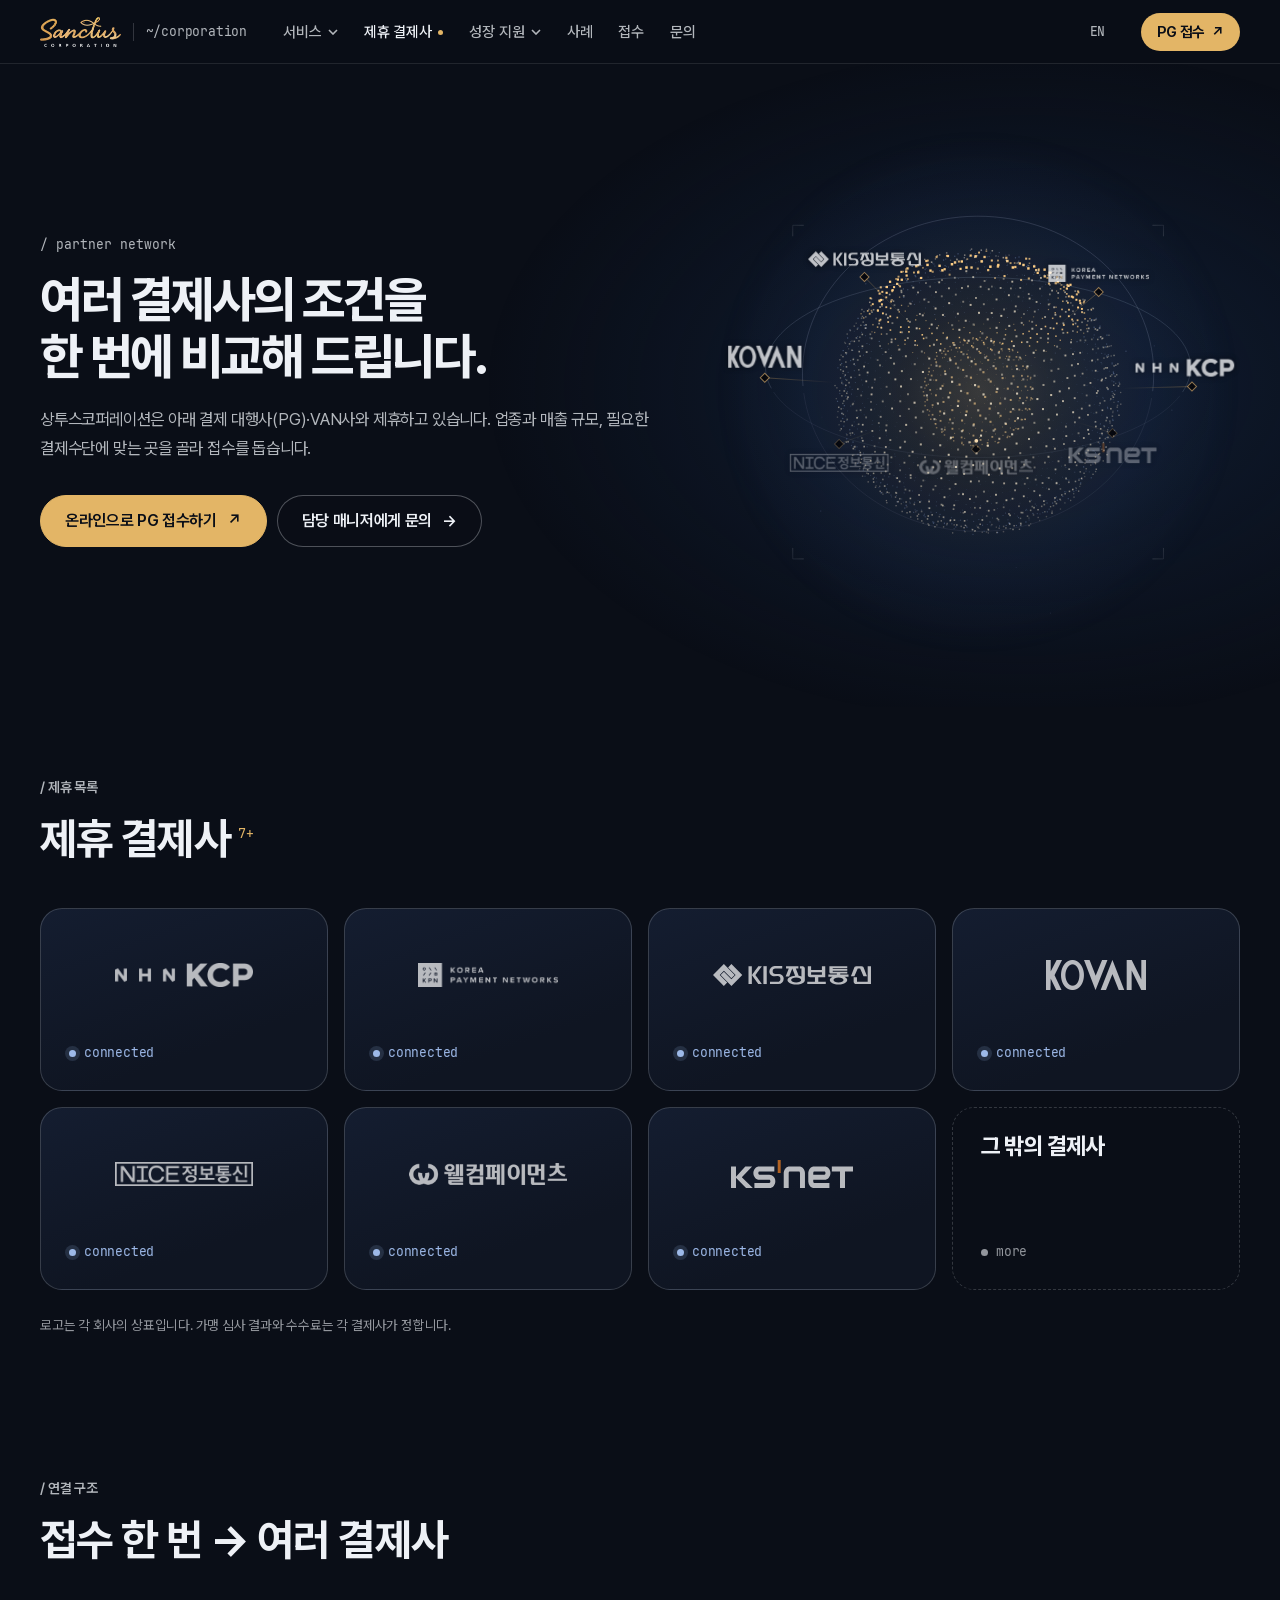
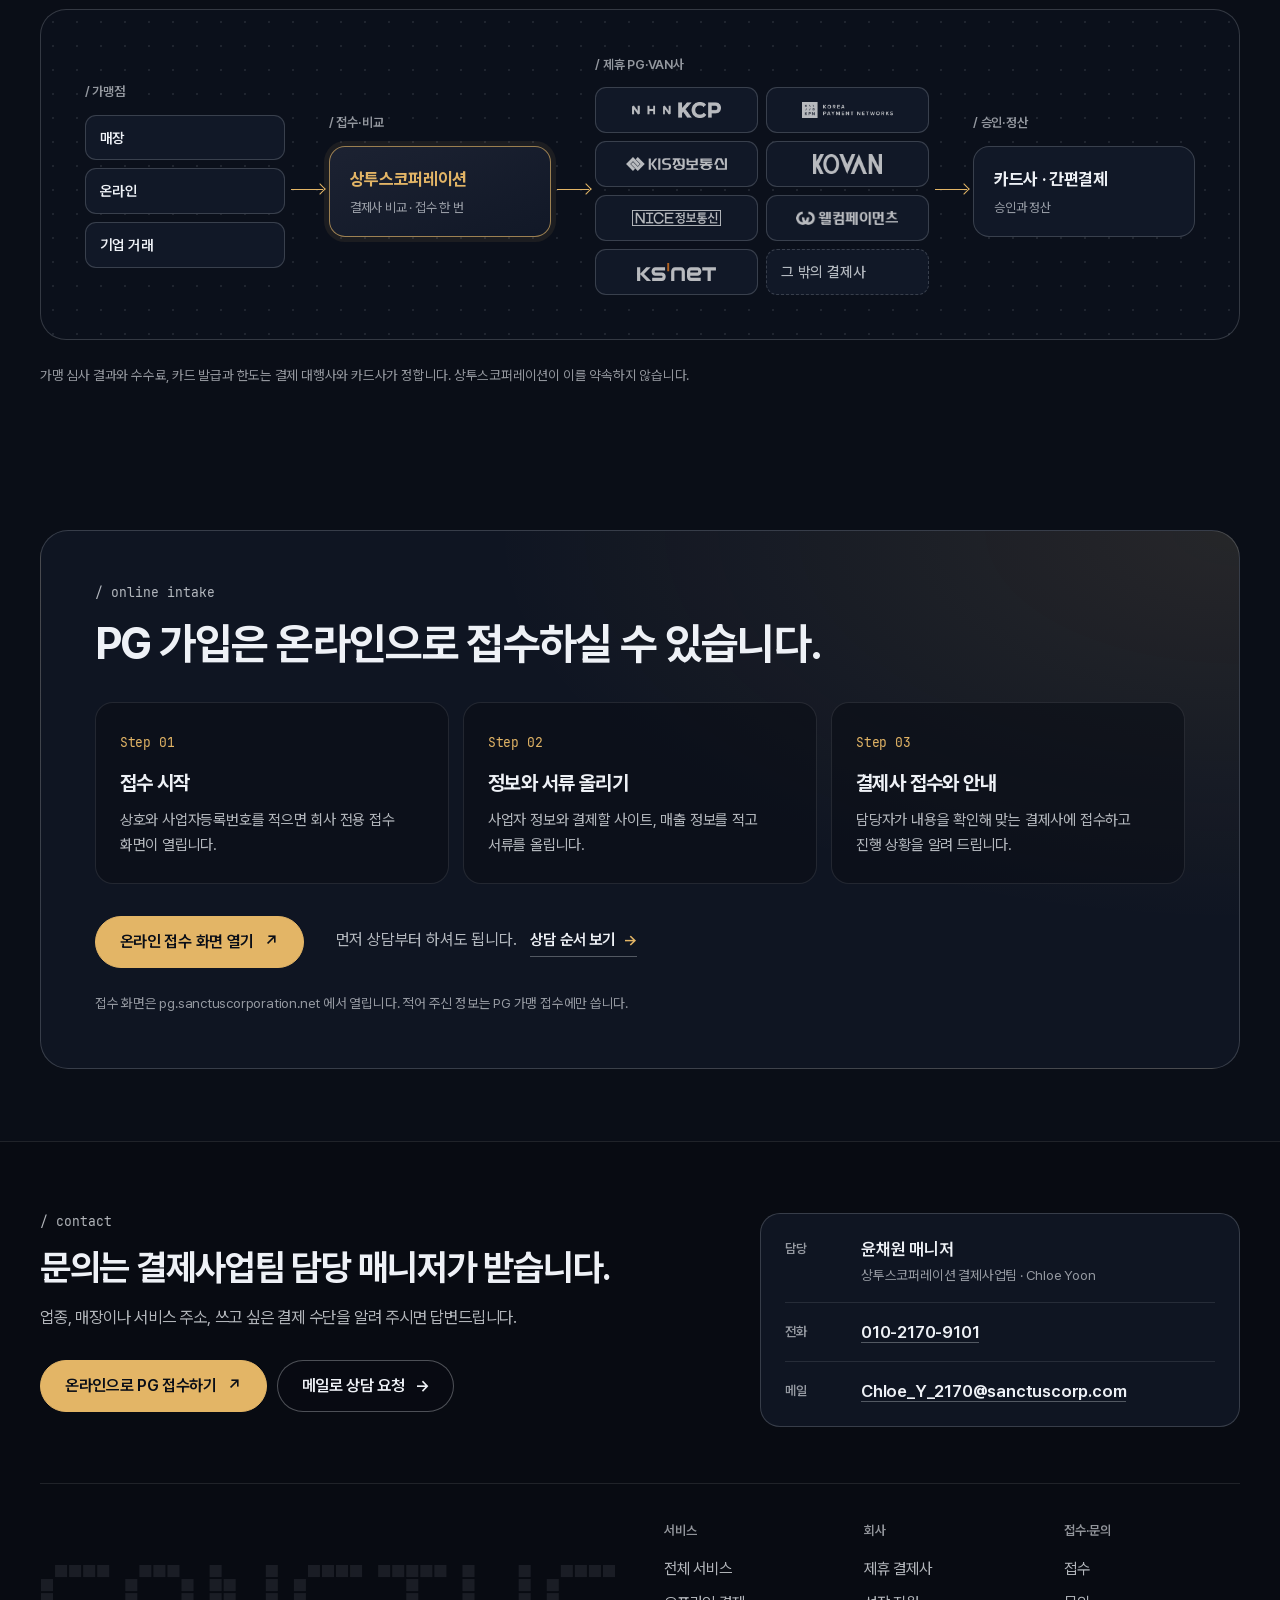
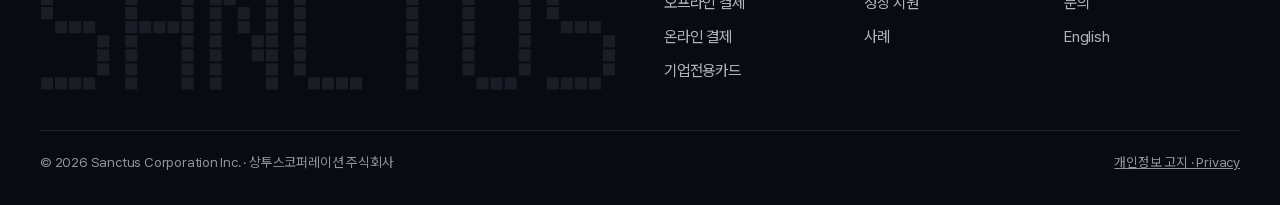
<file: partners/index.html>
<!doctype html>
<html lang="ko">
<head>
<meta charset="utf-8">
<script>if(location.protocol==='http:'&&["sanctuscorporation.com", "www.sanctuscorporation.com"].indexOf(location.hostname)>=0)location.replace('https://'+location.host+location.pathname+location.search+location.hash)</script>
<meta name="viewport" content="width=device-width,initial-scale=1,viewport-fit=cover">
<title>제휴 결제사 — 여러 결제사의 조건을 한 번에 비교해 드립니다 | 상투스코퍼레이션</title>
<meta name="description" content="상투스코퍼레이션은 결제 대행사(PG)·VAN사와 제휴하고 있습니다. 업종과 매출 규모, 필요한 결제수단에 맞는 곳을 골라 접수를 돕습니다.">

<meta name="theme-color" content="#0a0e17">
<link rel="canonical" href="https://www.sanctuscorporation.com/partners/">
<link rel="icon" href="../assets/favicon.svg" type="image/svg+xml">
<link rel="apple-touch-icon" href="../assets/apple-touch-icon.png">
<meta property="og:type" content="website">
<meta property="og:locale" content="ko_KR">
<meta property="og:site_name" content="Sanctus Corporation">
<meta property="og:title" content="제휴 결제사 — 여러 결제사의 조건을 한 번에 비교해 드립니다 | 상투스코퍼레이션">
<meta property="og:description" content="상투스코퍼레이션은 결제 대행사(PG)·VAN사와 제휴하고 있습니다. 업종과 매출 규모, 필요한 결제수단에 맞는 곳을 골라 접수를 돕습니다.">
<meta property="og:url" content="https://www.sanctuscorporation.com/partners/">
<meta property="og:image" content="https://www.sanctuscorporation.com/assets/og-image.png">
<meta name="twitter:card" content="summary_large_image">
<link rel="preload" href="../assets/fonts/pretendard-var-ks.woff2" as="font" type="font/woff2" crossorigin>
<link rel="stylesheet" href="../css/v4.css?v4-20261119c"><link rel="stylesheet" href="../css/mocks.css?v4-20261119c">
<script>(function(){var d=document.documentElement;d.className='js';if(window.matchMedia&&matchMedia('(prefers-reduced-motion: reduce)').matches)d.className+=' rm';setTimeout(function(){d.classList.add('go')},1600)})()</script>

</head>
<body class="page-sub">
<a class="skip" href="#main">본문으로 건너뛰기</a>
<header class="hd" id="hd" data-mode="sub"><div class="hd-bg" aria-hidden="true"></div><div class="hd-in"><a class="brand" href="../" aria-label="상투스코퍼레이션 첫 화면"><img src="../assets/sanctus-corporation-logo.webp" width="320" height="119" alt="Sanctus Corporation"><span class="path">~/corporation</span></a><nav class="mnav" id="mnav" aria-label="주 메뉴"><ul class="mnav-list"><li class="dd" data-dd><button type="button" class="nl dd-btn" aria-expanded="false" aria-controls="dd-services">서비스<svg class="chev" viewBox="0 0 10 6" aria-hidden="true"><path d="M1 1l4 4 4-4"/></svg></button><div class="dd-panel" id="dd-services"><ul><li><a href="../services/"><b>전체 서비스</b><span>결제 방식을 정하고, 접수하는 일을 돕습니다.</span></a></li><li><a href="../services/offline/"><b>오프라인 결제</b><span>매장 결제 PG·VAN 도입 상담</span></a></li><li><a href="../services/online/"><b>온라인 결제</b><span>온라인 결제 PG 도입 상담</span></a></li><li><a href="../services/corporate-card/"><b>기업전용카드</b><span>기업전용카드·정기결제 상담</span></a></li></ul></div></li><li><a class="nl" href="../partners/" aria-current="page">제휴 결제사</a></li><li class="dd" data-dd><button type="button" class="nl dd-btn" aria-expanded="false" aria-controls="dd-growth">성장 지원<svg class="chev" viewBox="0 0 10 6" aria-hidden="true"><path d="M1 1l4 4 4-4"/></svg></button><div class="dd-panel" id="dd-growth"><ul><li><a href="../growth/"><b>성장 지원 전체</b><span>결제에서 끝나지 않습니다. 회사가 크는 일을 함께합니다.</span></a></li><li><a href="../growth/#tech"><b>기술</b><span>CTO 지원, AX 지원</span></a></li><li><a href="../growth/#programs"><b>지원사업</b><span>TIPS·LIPS, 정부지원사업 준비</span></a></li><li><a href="../growth/#investment"><b>투자</b><span>상투스인베스트먼트 투자 검토 연계</span></a></li><li><a href="../growth/#network"><b>고객과 네트워크</b><span>클라이언트 유치, 포트폴리오·투자사 연결</span></a></li></ul></div></li><li><a class="nl" href="../cases/">사례</a></li><li><a class="nl" href="../apply/">접수</a></li><li><a class="nl" href="../contact/">문의</a></li></ul><a class="nl en" href="../en/" lang="en" aria-label="English">EN</a></nav><div class="hd-r"><a class="pg" href="https://pg.sanctuscorporation.net/" target="_blank" rel="noopener">PG 접수 <i aria-hidden="true">↗</i></a><button type="button" class="menu-btn" aria-expanded="false" aria-controls="mnav"><span class="mb-ic" aria-hidden="true"><i></i><i></i></span>메뉴</button></div></div></header>
<main id="main">
<section class="sub-hero hero2 globe" id="top" aria-labelledby="hero-h"><div class="wrap h2-grid"><div class="sh-copy"><p class="eyebrow">/ partner network</p><h1 id="hero-h">여러 결제사의 조건을 <span class="nb">한 번에</span> 비교해 드립니다.</h1><p class="lede">상투스코퍼레이션은 아래 결제 대행사(PG)·VAN사와 제휴하고 있습니다. 업종과 매출 규모, 필요한 결제수단에 맞는 곳을 골라 접수를 돕습니다.</p><div class="btns"><a class="btn pri" href="https://pg.sanctuscorporation.net/" target="_blank" rel="noopener">온라인으로 PG 접수하기 <i aria-hidden="true">↗</i></a><a class="btn" href="../contact/">담당 매니저에게 문의 <i aria-hidden="true">→</i></a></div></div><div class="h2-fig"><div class="gl-stage h2-globe" id="gl-stage"><canvas id="core" aria-hidden="true" data-src-logos="../assets/partners/" data-logos="{&quot;KCP&quot;:{&quot;f&quot;:&quot;kcp.png&quot;,&quot;m&quot;:&quot;o&quot;,&quot;r&quot;:5.556,&quot;k&quot;:1.005},&quot;KPN&quot;:{&quot;f&quot;:&quot;kpn.png&quot;,&quot;m&quot;:&quot;c&quot;,&quot;r&quot;:5.776,&quot;k&quot;:1.025},&quot;KIS&quot;:{&quot;f&quot;:&quot;kis.svg&quot;,&quot;m&quot;:&quot;c&quot;,&quot;r&quot;:7.269,&quot;k&quot;:1.15},&quot;KOVAN&quot;:{&quot;f&quot;:&quot;kovan.png&quot;,&quot;m&quot;:&quot;c&quot;,&quot;r&quot;:3.333,&quot;k&quot;:0.778,&quot;mw&quot;:100},&quot;NICE&quot;:{&quot;f&quot;:&quot;nice.png&quot;,&quot;m&quot;:&quot;o&quot;,&quot;r&quot;:5.556,&quot;k&quot;:1.005},&quot;웰컴&quot;:{&quot;f&quot;:&quot;welcome.png&quot;,&quot;m&quot;:&quot;c&quot;,&quot;r&quot;:7.394,&quot;k&quot;:1.159},&quot;KSNET&quot;:{&quot;f&quot;:&quot;ksnet.svg&quot;,&quot;m&quot;:&quot;o&quot;,&quot;r&quot;:4.406,&quot;k&quot;:0.895}}"></canvas><p class="sr">점으로 이루어진 지구본 둘레를 제휴 결제사 일곱 곳(KCP, KPN, KIS, KOVAN, NICE, 웰컴, KSNET)의 로고가 돌고, 가운데에서 결제사 쪽으로 접수 신호가 날아가는 그림입니다.</p></div></div></div></section>
<section class="sec ptiles" id="list" aria-labelledby="list-h"><div class="wrap"><div class="sec-head"><p class="eyebrow ko">/ 제휴 목록</p><h2 id="list-h">제휴 결제사<sup class="cnt">7+</sup></h2></div><ul class="pt-grid anim" aria-label="제휴 결제사"><li style="--i:0"><div class="lg"><img src="../assets/partners/kcp.png" alt="NHN KCP" width="600" height="108" decoding="async" style="--k:1.005"></div><span class="pt-st">connected</span></li><li style="--i:1"><div class="lg"><img class="wm" src="../assets/partners/kpn.png" alt="한국결제네트웍스(KPN)" width="566" height="98" decoding="async" style="--k:1.025"></div><span class="pt-st">connected</span></li><li style="--i:2"><div class="lg"><img class="wm" src="../assets/partners/kis.svg" alt="KIS정보통신" width="200" height="28" decoding="async" style="--k:1.15"></div><span class="pt-st">connected</span></li><li style="--i:3"><div class="lg"><img class="wm" src="../assets/partners/kovan.png" alt="코밴(KOVAN)" width="100" height="30" decoding="async" style="--k:0.778;--mw:100px"></div><span class="pt-st">connected</span></li><li style="--i:4"><div class="lg"><img src="../assets/partners/nice.png" alt="NICE정보통신" width="600" height="108" decoding="async" style="--k:1.005"></div><span class="pt-st">connected</span></li><li style="--i:5"><div class="lg"><img class="wm" src="../assets/partners/welcome.png" alt="웰컴페이먼츠" width="488" height="66" decoding="async" style="--k:1.159"></div><span class="pt-st">connected</span></li><li style="--i:6"><div class="lg"><img src="../assets/partners/ksnet.svg" alt="KSNET" width="94" height="21" decoding="async" style="--k:0.895"></div><span class="pt-st">connected</span></li><li class="etc" style="--i:7"><b>그 밖의 결제사</b><span class="pt-st">more</span></li></ul><p class="fine">로고는 각 회사의 상표입니다. 가맹 심사 결과와 수수료는 각 결제사가 정합니다.</p></div></section>
<section class="sec flow-sec" id="flow" aria-labelledby="flow-h"><div class="wrap"><div class="sec-head"><p class="eyebrow ko">/ 연결 구조</p><h2 id="flow-h">접수 한 번 → <span class="nb">여러 결제사</span></h2></div><div class="fw-box rv anim" role="img" aria-label="가맹점(매장, 온라인, 기업 거래)이 상투스코퍼레이션에 접수하면, 상투스코퍼레이션이 결제사를 비교해 제휴 PG·VAN사(KCP, KPN, KIS, KOVAN, NICE, 웰컴, KSNET, 그 밖의 결제사)에 접수하고, 카드사·간편결제의 승인과 정산으로 이어지는 연결 구조도입니다."><ol class="fw"><li class="fw-col" style="--i:0"><p class="fw-k">/ 가맹점</p><ul class="fw-nodes n3"><li>매장</li><li>온라인</li><li>기업 거래</li></ul></li><li class="fw-col me" style="--i:1"><p class="fw-k">/ 접수·비교</p><p class="fw-hub"><b>상투스코퍼레이션</b><small>결제사 비교 · 접수 한 번</small></p></li><li class="fw-col" style="--i:2"><p class="fw-k">/ 제휴 PG·VAN사</p><ul class="fw-nodes n8"><li class="lg-node"><img src="../assets/partners/kcp.png" alt="" width="600" height="108" decoding="async" style="--k:1.005"></li><li class="lg-node"><img class="wm" src="../assets/partners/kpn.png" alt="" width="566" height="98" decoding="async" style="--k:1.025"></li><li class="lg-node"><img class="wm" src="../assets/partners/kis.svg" alt="" width="200" height="28" decoding="async" style="--k:1.15"></li><li class="lg-node"><img class="wm" src="../assets/partners/kovan.png" alt="" width="100" height="30" decoding="async" style="--k:0.778;--mw:100px"></li><li class="lg-node"><img src="../assets/partners/nice.png" alt="" width="600" height="108" decoding="async" style="--k:1.005"></li><li class="lg-node"><img class="wm" src="../assets/partners/welcome.png" alt="" width="488" height="66" decoding="async" style="--k:1.159"></li><li class="lg-node"><img src="../assets/partners/ksnet.svg" alt="" width="94" height="21" decoding="async" style="--k:0.895"></li><li>그 밖의 결제사</li></ul></li><li class="fw-col" style="--i:3"><p class="fw-k">/ 승인·정산</p><p class="fw-hub"><b>카드사 · 간편결제</b><small>승인과 정산</small></p></li></ol></div><p class="fine">가맹 심사 결과와 수수료, 카드 발급과 한도는 결제 대행사와 카드사가 정합니다. 상투스코퍼레이션이 이를 약속하지 않습니다.</p></div></section>
<section class="sec cta" id="apply" aria-labelledby="apply-h"><div class="wrap"><div class="cta-box"><div class="sec-head"><p class="eyebrow">/ online intake</p><h2 id="apply-h">PG 가입은 온라인으로 접수하실 수 있습니다.</h2></div><ol class="steps"><li class="rv" style="--i:0"><span class="no">Step 01</span><h3>접수 시작</h3><p>상호와 사업자등록번호를 적으면 회사 전용 접수 화면이 열립니다.</p></li><li class="rv" style="--i:1"><span class="no">Step 02</span><h3>정보와 서류 올리기</h3><p>사업자 정보와 결제할 사이트, 매출 정보를 적고 서류를 올립니다.</p></li><li class="rv" style="--i:2"><span class="no">Step 03</span><h3>결제사 접수와 안내</h3><p>담당자가 내용을 확인해 맞는 결제사에 접수하고 진행 상황을 알려 드립니다.</p></li></ol><div class="cta-row"><div class="btns"><a class="btn pri" href="https://pg.sanctuscorporation.net/" target="_blank" rel="noopener">온라인 접수 화면 열기 <i aria-hidden="true">↗</i></a></div><p class="cta-side"><span>먼저 상담부터 하셔도 됩니다.</span> <a class="more" href="../apply/">상담 순서 보기 <i aria-hidden="true">→</i></a></p></div><p class="fine">접수 화면은 pg.sanctuscorporation.net 에서 열립니다. 적어 주신 정보는 PG 가맹 접수에만 씁니다.</p></div></div></section>
</main>
<footer class="ft" id="contact-foot" aria-labelledby="ft-h"><div class="wrap"><div class="ft-top"><div class="ft-copy"><p class="eyebrow">/ contact</p><h2 id="ft-h">문의는 결제사업팀 담당 매니저가 받습니다.</h2><p class="lede">업종, 매장이나 서비스 주소, 쓰고 싶은 결제 수단을 알려 주시면 답변드립니다.</p><div class="btns"><a class="btn pri" href="https://pg.sanctuscorporation.net/" target="_blank" rel="noopener">온라인으로 PG 접수하기 <i aria-hidden="true">↗</i></a><a class="btn" href="mailto:Chloe_Y_2170@sanctuscorp.com?subject=%EA%B2%B0%EC%A0%9C%20%EC%83%81%EB%8B%B4%20%EC%9A%94%EC%B2%AD">메일로 상담 요청 <i aria-hidden="true">→</i></a></div></div><dl class="who"><div><dt>담당</dt><dd>윤채원 매니저<small>상투스코퍼레이션 결제사업팀 · Chloe Yoon</small></dd></div><div><dt>전화</dt><dd><a href="tel:01021709101">010-2170-9101</a></dd></div><div><dt>메일</dt><dd><a href="mailto:Chloe_Y_2170@sanctuscorp.com">Chloe_Y_2170@<wbr>sanctuscorp.com</a></dd></div></dl></div><div class="ft-mid"><svg class="pix ft-pix" viewBox="0 0 41 9" preserveAspectRatio="xMinYMax meet" aria-hidden="true" focusable="false"><rect x="1.07" y="0.07" width=".86" height=".86"/><rect x="2.07" y="0.07" width=".86" height=".86"/><rect x="3.07" y="0.07" width=".86" height=".86"/><rect x="4.07" y="0.07" width=".86" height=".86"/><rect x="0.07" y="1.07" width=".86" height=".86"/><rect x="0.07" y="2.07" width=".86" height=".86"/><rect x="0.07" y="3.07" width=".86" height=".86"/><rect x="1.07" y="4.07" width=".86" height=".86"/><rect x="2.07" y="4.07" width=".86" height=".86"/><rect x="3.07" y="4.07" width=".86" height=".86"/><rect x="4.07" y="5.07" width=".86" height=".86"/><rect x="4.07" y="6.07" width=".86" height=".86"/><rect x="4.07" y="7.07" width=".86" height=".86"/><rect x="0.07" y="8.07" width=".86" height=".86"/><rect x="1.07" y="8.07" width=".86" height=".86"/><rect x="2.07" y="8.07" width=".86" height=".86"/><rect x="3.07" y="8.07" width=".86" height=".86"/><rect x="7.07" y="0.07" width=".86" height=".86"/><rect x="8.07" y="0.07" width=".86" height=".86"/><rect x="9.07" y="0.07" width=".86" height=".86"/><rect x="6.07" y="1.07" width=".86" height=".86"/><rect x="10.07" y="1.07" width=".86" height=".86"/><rect x="6.07" y="2.07" width=".86" height=".86"/><rect x="10.07" y="2.07" width=".86" height=".86"/><rect x="6.07" y="3.07" width=".86" height=".86"/><rect x="10.07" y="3.07" width=".86" height=".86"/><rect x="6.07" y="4.07" width=".86" height=".86"/><rect x="7.07" y="4.07" width=".86" height=".86"/><rect x="8.07" y="4.07" width=".86" height=".86"/><rect x="9.07" y="4.07" width=".86" height=".86"/><rect x="10.07" y="4.07" width=".86" height=".86"/><rect x="6.07" y="5.07" width=".86" height=".86"/><rect x="10.07" y="5.07" width=".86" height=".86"/><rect x="6.07" y="6.07" width=".86" height=".86"/><rect x="10.07" y="6.07" width=".86" height=".86"/><rect x="6.07" y="7.07" width=".86" height=".86"/><rect x="10.07" y="7.07" width=".86" height=".86"/><rect x="6.07" y="8.07" width=".86" height=".86"/><rect x="10.07" y="8.07" width=".86" height=".86"/><rect x="12.07" y="0.07" width=".86" height=".86"/><rect x="16.07" y="0.07" width=".86" height=".86"/><rect x="12.07" y="1.07" width=".86" height=".86"/><rect x="13.07" y="1.07" width=".86" height=".86"/><rect x="16.07" y="1.07" width=".86" height=".86"/><rect x="12.07" y="2.07" width=".86" height=".86"/><rect x="13.07" y="2.07" width=".86" height=".86"/><rect x="16.07" y="2.07" width=".86" height=".86"/><rect x="12.07" y="3.07" width=".86" height=".86"/><rect x="14.07" y="3.07" width=".86" height=".86"/><rect x="16.07" y="3.07" width=".86" height=".86"/><rect x="12.07" y="4.07" width=".86" height=".86"/><rect x="14.07" y="4.07" width=".86" height=".86"/><rect x="16.07" y="4.07" width=".86" height=".86"/><rect x="12.07" y="5.07" width=".86" height=".86"/><rect x="15.07" y="5.07" width=".86" height=".86"/><rect x="16.07" y="5.07" width=".86" height=".86"/><rect x="12.07" y="6.07" width=".86" height=".86"/><rect x="15.07" y="6.07" width=".86" height=".86"/><rect x="16.07" y="6.07" width=".86" height=".86"/><rect x="12.07" y="7.07" width=".86" height=".86"/><rect x="16.07" y="7.07" width=".86" height=".86"/><rect x="12.07" y="8.07" width=".86" height=".86"/><rect x="16.07" y="8.07" width=".86" height=".86"/><rect x="19.07" y="0.07" width=".86" height=".86"/><rect x="20.07" y="0.07" width=".86" height=".86"/><rect x="21.07" y="0.07" width=".86" height=".86"/><rect x="22.07" y="0.07" width=".86" height=".86"/><rect x="18.07" y="1.07" width=".86" height=".86"/><rect x="18.07" y="2.07" width=".86" height=".86"/><rect x="18.07" y="3.07" width=".86" height=".86"/><rect x="18.07" y="4.07" width=".86" height=".86"/><rect x="18.07" y="5.07" width=".86" height=".86"/><rect x="18.07" y="6.07" width=".86" height=".86"/><rect x="18.07" y="7.07" width=".86" height=".86"/><rect x="19.07" y="8.07" width=".86" height=".86"/><rect x="20.07" y="8.07" width=".86" height=".86"/><rect x="21.07" y="8.07" width=".86" height=".86"/><rect x="22.07" y="8.07" width=".86" height=".86"/><rect x="24.07" y="0.07" width=".86" height=".86"/><rect x="25.07" y="0.07" width=".86" height=".86"/><rect x="26.07" y="0.07" width=".86" height=".86"/><rect x="27.07" y="0.07" width=".86" height=".86"/><rect x="28.07" y="0.07" width=".86" height=".86"/><rect x="26.07" y="1.07" width=".86" height=".86"/><rect x="26.07" y="2.07" width=".86" height=".86"/><rect x="26.07" y="3.07" width=".86" height=".86"/><rect x="26.07" y="4.07" width=".86" height=".86"/><rect x="26.07" y="5.07" width=".86" height=".86"/><rect x="26.07" y="6.07" width=".86" height=".86"/><rect x="26.07" y="7.07" width=".86" height=".86"/><rect x="26.07" y="8.07" width=".86" height=".86"/><rect x="30.07" y="0.07" width=".86" height=".86"/><rect x="34.07" y="0.07" width=".86" height=".86"/><rect x="30.07" y="1.07" width=".86" height=".86"/><rect x="34.07" y="1.07" width=".86" height=".86"/><rect x="30.07" y="2.07" width=".86" height=".86"/><rect x="34.07" y="2.07" width=".86" height=".86"/><rect x="30.07" y="3.07" width=".86" height=".86"/><rect x="34.07" y="3.07" width=".86" height=".86"/><rect x="30.07" y="4.07" width=".86" height=".86"/><rect x="34.07" y="4.07" width=".86" height=".86"/><rect x="30.07" y="5.07" width=".86" height=".86"/><rect x="34.07" y="5.07" width=".86" height=".86"/><rect x="30.07" y="6.07" width=".86" height=".86"/><rect x="34.07" y="6.07" width=".86" height=".86"/><rect x="30.07" y="7.07" width=".86" height=".86"/><rect x="34.07" y="7.07" width=".86" height=".86"/><rect x="31.07" y="8.07" width=".86" height=".86"/><rect x="32.07" y="8.07" width=".86" height=".86"/><rect x="33.07" y="8.07" width=".86" height=".86"/><rect x="37.07" y="0.07" width=".86" height=".86"/><rect x="38.07" y="0.07" width=".86" height=".86"/><rect x="39.07" y="0.07" width=".86" height=".86"/><rect x="40.07" y="0.07" width=".86" height=".86"/><rect x="36.07" y="1.07" width=".86" height=".86"/><rect x="36.07" y="2.07" width=".86" height=".86"/><rect x="36.07" y="3.07" width=".86" height=".86"/><rect x="37.07" y="4.07" width=".86" height=".86"/><rect x="38.07" y="4.07" width=".86" height=".86"/><rect x="39.07" y="4.07" width=".86" height=".86"/><rect x="40.07" y="5.07" width=".86" height=".86"/><rect x="40.07" y="6.07" width=".86" height=".86"/><rect x="40.07" y="7.07" width=".86" height=".86"/><rect x="36.07" y="8.07" width=".86" height=".86"/><rect x="37.07" y="8.07" width=".86" height=".86"/><rect x="38.07" y="8.07" width=".86" height=".86"/><rect x="39.07" y="8.07" width=".86" height=".86"/></svg><div class="ft-map"><div><p class="fm-h">서비스</p><ul><li><a href="../services/">전체 서비스</a></li><li><a href="../services/offline/">오프라인 결제</a></li><li><a href="../services/online/">온라인 결제</a></li><li><a href="../services/corporate-card/">기업전용카드</a></li></ul></div><div><p class="fm-h">회사</p><ul><li><a href="../partners/">제휴 결제사</a></li><li><a href="../growth/">성장 지원</a></li><li><a href="../cases/">사례</a></li></ul></div><div><p class="fm-h">접수·문의</p><ul><li><a href="../apply/">접수</a></li><li><a href="../contact/">문의</a></li><li><a href="../en/" lang="en">English</a></li></ul></div></div></div><div class="ft-end"><span>© 2026 Sanctus Corporation Inc. · 상투스코퍼레이션 주식회사</span><a href="../privacy.html">개인정보 고지 · Privacy</a></div></div></footer>
<script src="../js/v4.js?v4-20261119c" defer></script><script src="../js/globe.js?v4-20261119c" defer></script>
</body>
</html>
</file>
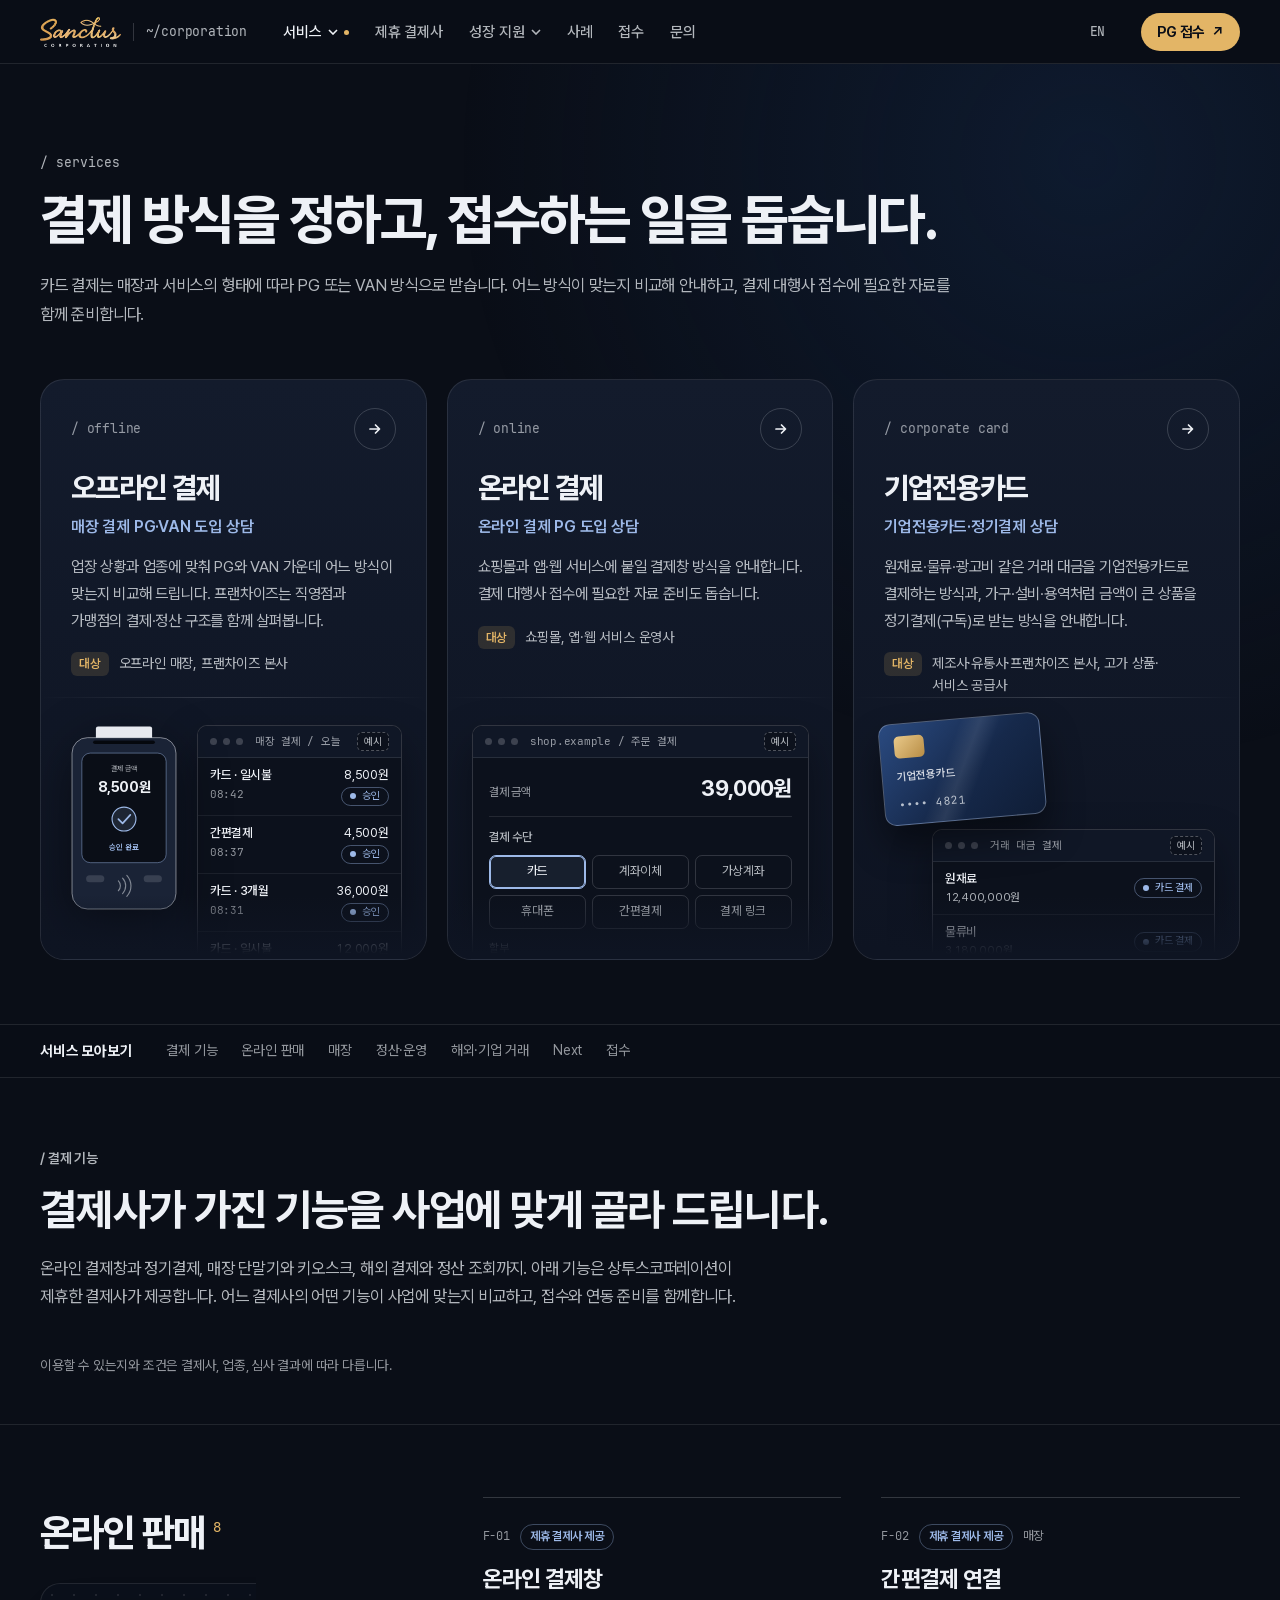
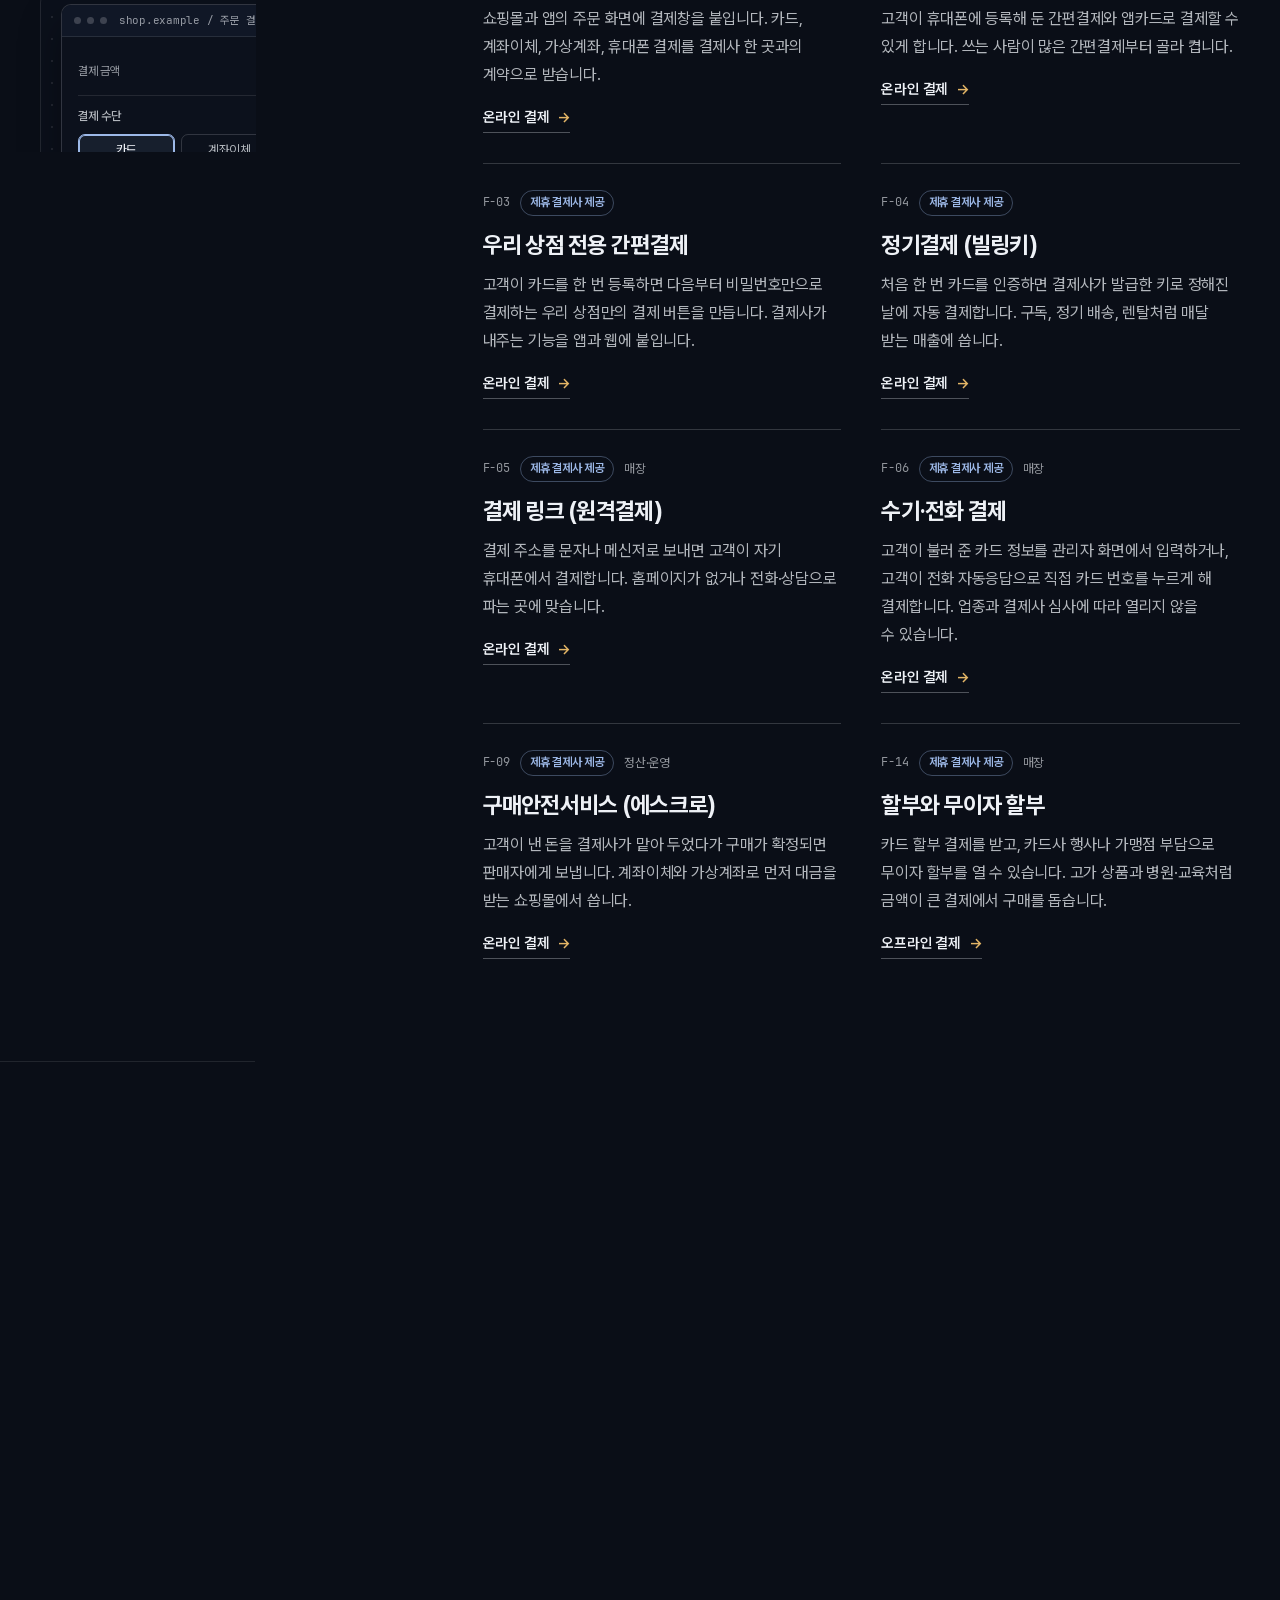
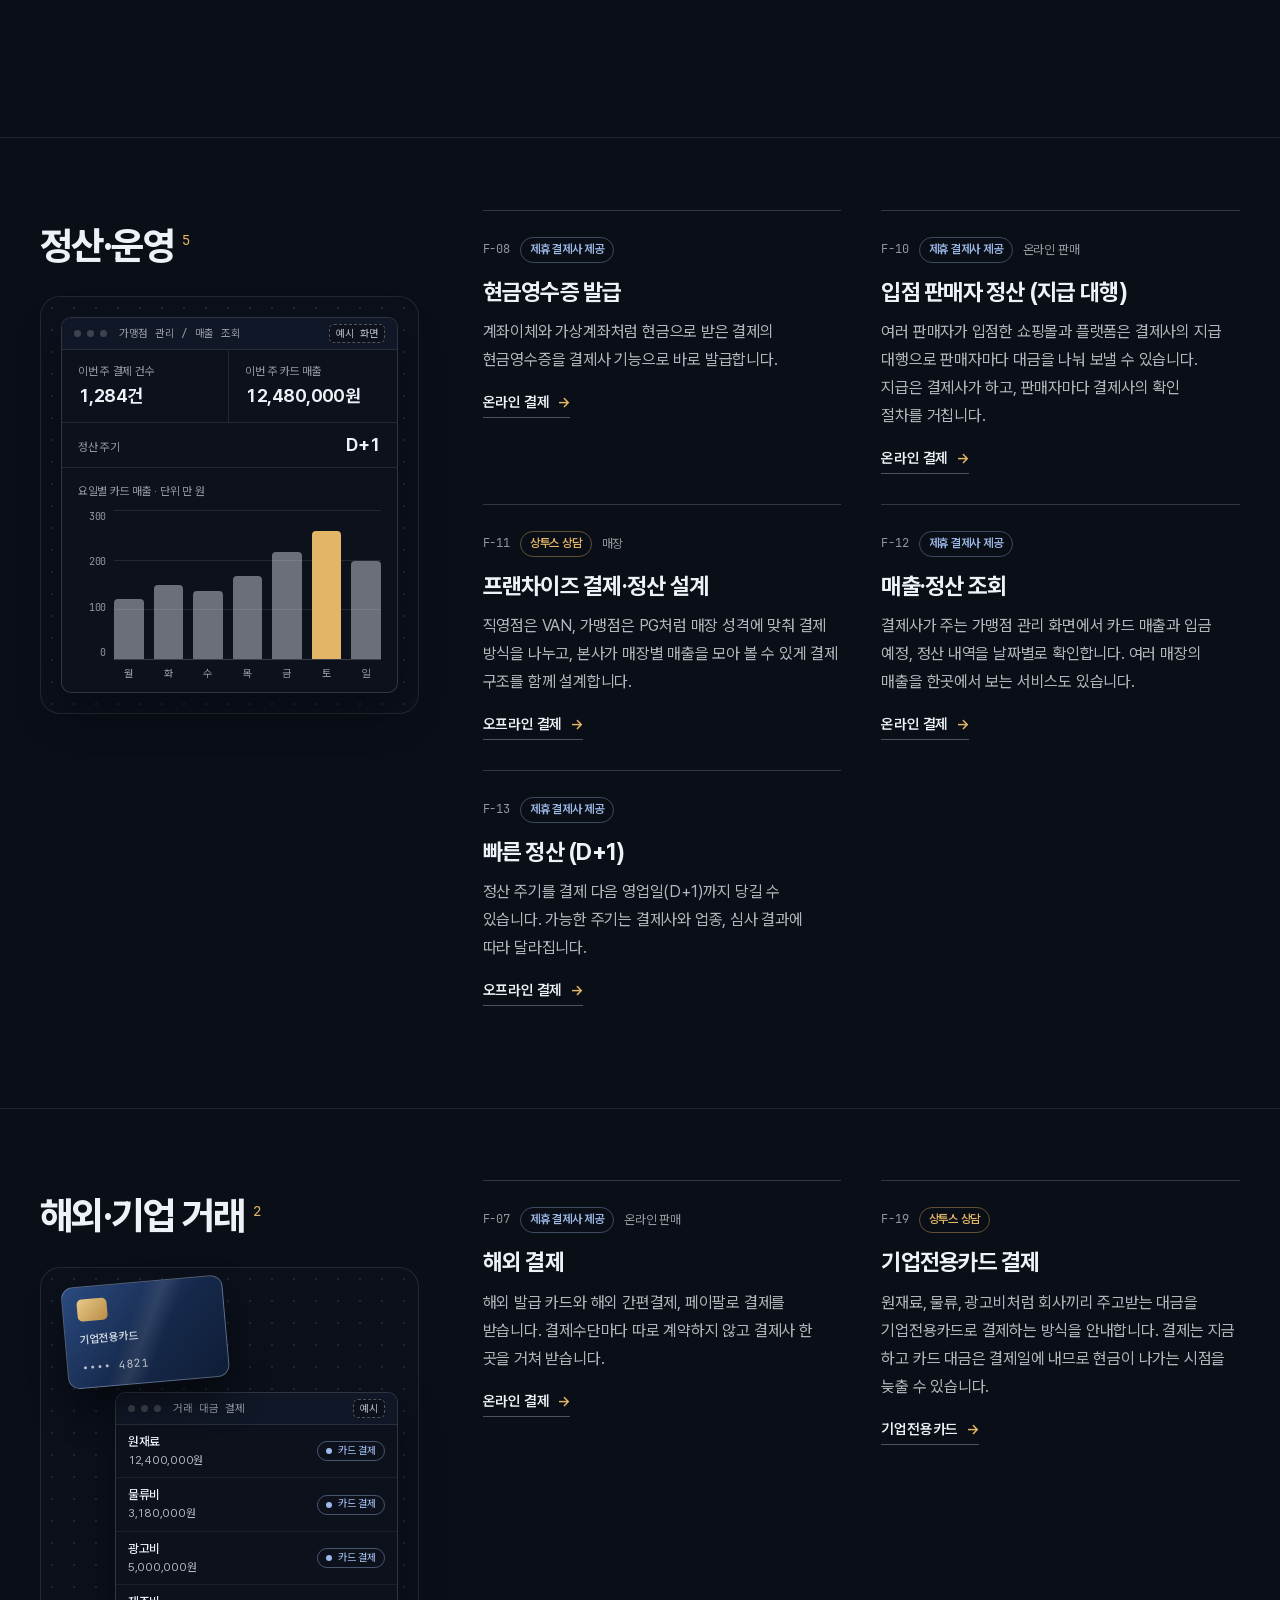
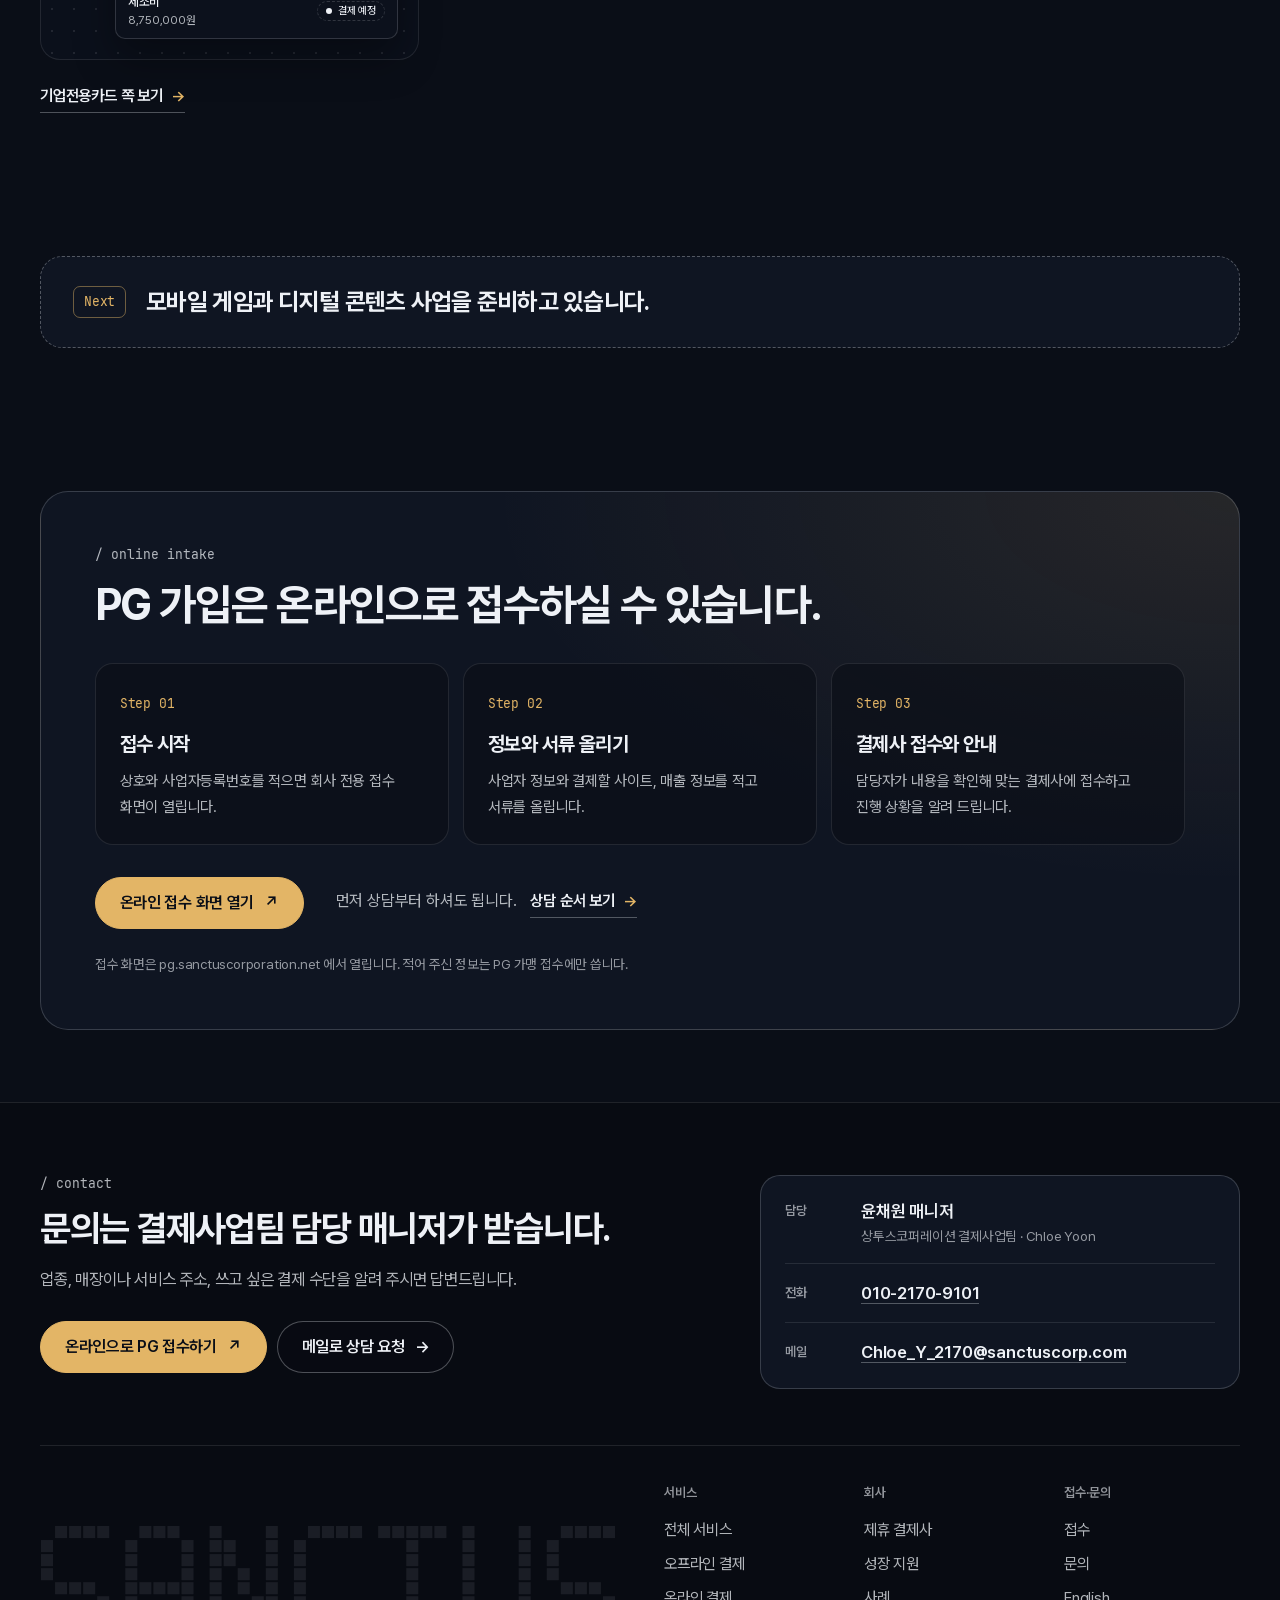
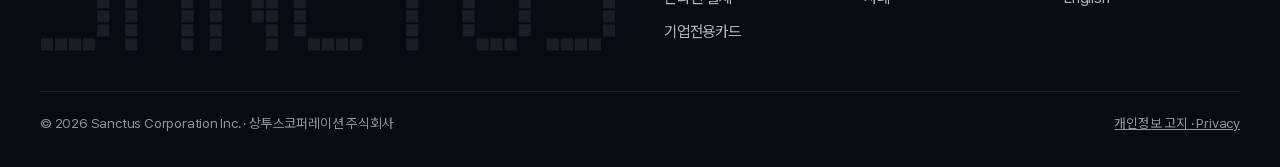
<file: services/index.html>
<!doctype html>
<html lang="ko">
<head>
<meta charset="utf-8">
<script>if(location.protocol==='http:'&&["sanctuscorporation.com", "www.sanctuscorporation.com"].indexOf(location.hostname)>=0)location.replace('https://'+location.host+location.pathname+location.search+location.hash)</script>
<meta name="viewport" content="width=device-width,initial-scale=1,viewport-fit=cover">
<title>서비스 — 결제 방식을 정하고, 접수하는 일을 돕습니다 | 상투스코퍼레이션</title>
<meta name="description" content="카드 결제는 매장과 서비스의 형태에 따라 PG 또는 VAN 방식으로 받습니다. 어느 방식이 맞는지 비교해 안내하고, 결제 대행사 접수에 필요한 자료를 함께 준비합니다.">

<meta name="theme-color" content="#0a0e17">
<link rel="canonical" href="https://www.sanctuscorporation.com/services/">
<link rel="icon" href="../assets/favicon.svg" type="image/svg+xml">
<link rel="apple-touch-icon" href="../assets/apple-touch-icon.png">
<meta property="og:type" content="website">
<meta property="og:locale" content="ko_KR">
<meta property="og:site_name" content="Sanctus Corporation">
<meta property="og:title" content="서비스 — 결제 방식을 정하고, 접수하는 일을 돕습니다 | 상투스코퍼레이션">
<meta property="og:description" content="카드 결제는 매장과 서비스의 형태에 따라 PG 또는 VAN 방식으로 받습니다. 어느 방식이 맞는지 비교해 안내하고, 결제 대행사 접수에 필요한 자료를 함께 준비합니다.">
<meta property="og:url" content="https://www.sanctuscorporation.com/services/">
<meta property="og:image" content="https://www.sanctuscorporation.com/assets/og-image.png">
<meta name="twitter:card" content="summary_large_image">
<link rel="preload" href="../assets/fonts/pretendard-var-ks.woff2" as="font" type="font/woff2" crossorigin>
<link rel="stylesheet" href="../css/v4.css?v4-20261119c"><link rel="stylesheet" href="../css/mocks.css?v4-20261119c">
<script>(function(){var d=document.documentElement;d.className='js';if(window.matchMedia&&matchMedia('(prefers-reduced-motion: reduce)').matches)d.className+=' rm';setTimeout(function(){d.classList.add('go')},1600)})()</script>

</head>
<body class="page-sub">
<a class="skip" href="#main">본문으로 건너뛰기</a>
<header class="hd" id="hd" data-mode="sub"><div class="hd-bg" aria-hidden="true"></div><div class="hd-in"><a class="brand" href="../" aria-label="상투스코퍼레이션 첫 화면"><img src="../assets/sanctus-corporation-logo.webp" width="320" height="119" alt="Sanctus Corporation"><span class="path">~/corporation</span></a><nav class="mnav" id="mnav" aria-label="주 메뉴"><ul class="mnav-list"><li class="dd" data-dd><button type="button" class="nl dd-btn" aria-expanded="false" aria-controls="dd-services" aria-current="true">서비스<svg class="chev" viewBox="0 0 10 6" aria-hidden="true"><path d="M1 1l4 4 4-4"/></svg></button><div class="dd-panel" id="dd-services"><ul><li><a href="../services/"><b>전체 서비스</b><span>결제 방식을 정하고, 접수하는 일을 돕습니다.</span></a></li><li><a href="../services/offline/"><b>오프라인 결제</b><span>매장 결제 PG·VAN 도입 상담</span></a></li><li><a href="../services/online/"><b>온라인 결제</b><span>온라인 결제 PG 도입 상담</span></a></li><li><a href="../services/corporate-card/"><b>기업전용카드</b><span>기업전용카드·정기결제 상담</span></a></li></ul></div></li><li><a class="nl" href="../partners/">제휴 결제사</a></li><li class="dd" data-dd><button type="button" class="nl dd-btn" aria-expanded="false" aria-controls="dd-growth">성장 지원<svg class="chev" viewBox="0 0 10 6" aria-hidden="true"><path d="M1 1l4 4 4-4"/></svg></button><div class="dd-panel" id="dd-growth"><ul><li><a href="../growth/"><b>성장 지원 전체</b><span>결제에서 끝나지 않습니다. 회사가 크는 일을 함께합니다.</span></a></li><li><a href="../growth/#tech"><b>기술</b><span>CTO 지원, AX 지원</span></a></li><li><a href="../growth/#programs"><b>지원사업</b><span>TIPS·LIPS, 정부지원사업 준비</span></a></li><li><a href="../growth/#investment"><b>투자</b><span>상투스인베스트먼트 투자 검토 연계</span></a></li><li><a href="../growth/#network"><b>고객과 네트워크</b><span>클라이언트 유치, 포트폴리오·투자사 연결</span></a></li></ul></div></li><li><a class="nl" href="../cases/">사례</a></li><li><a class="nl" href="../apply/">접수</a></li><li><a class="nl" href="../contact/">문의</a></li></ul><a class="nl en" href="../en/" lang="en" aria-label="English">EN</a></nav><div class="hd-r"><a class="pg" href="https://pg.sanctuscorporation.net/" target="_blank" rel="noopener">PG 접수 <i aria-hidden="true">↗</i></a><button type="button" class="menu-btn" aria-expanded="false" aria-controls="mnav"><span class="mb-ic" aria-hidden="true"><i></i><i></i></span>메뉴</button></div></div></header>
<main id="main">
<section class="sub-hero svc-head" id="top" aria-labelledby="hero-h"><div class="wrap"><div class="sv-h"><p class="eyebrow">/ services</p><h1 id="hero-h">결제 방식을 정하고, <span class="nb">접수하는 일을 돕습니다.</span></h1><p class="lede">카드 결제는 매장과 서비스의 형태에 따라 PG 또는 VAN 방식으로 받습니다. 어느 방식이 맞는지 비교해 안내하고, 결제 대행사 접수에 필요한 자료를 함께 준비합니다.</p></div><div class="svc-grid"><article class="svc rv" style="--i:0"><div class="svc-top"><div class="svc-row"><p class="svc-tag">/ offline</p><span class="arr" aria-hidden="true"><svg viewBox="0 0 16 16" aria-hidden="true"><path d="M3 8h9M8.5 4l4 4-4 4"/></svg></span></div><h2 class="svc-h"><a class="stretch" href="../services/offline/">오프라인 결제</a></h2><p class="svc-sub">매장 결제 PG·VAN 도입 상담</p><p class="svc-desc">업장 상황과 업종에 맞춰 PG와 VAN 가운데 어느 방식이 맞는지 비교해 드립니다. 프랜차이즈는 직영점과 가맹점의 결제·정산 구조를 함께 살펴봅니다.</p><p class="who"><b>대상</b><span>오프라인 매장, 프랜차이즈 본사</span></p></div><div class="svc-fig anim" aria-hidden="true"><div class="mk mk-term" aria-label="매장 카드 단말기 결제 예시 화면"><svg class="tm-dev" viewBox="0 0 168 268" aria-hidden="true"><rect class="paper" x="44" y="2" width="80" height="30" rx="3"/><path class="tear" d="M44 26l6-4 6 4 6-4 6 4 6-4 6 4 6-4 6 4 6-4 6 4 6-4 6 4 6-4"/><rect class="body" x="10" y="18" width="148" height="244" rx="22"/><rect class="slot" x="40" y="22" width="88" height="5" rx="2.5"/><rect class="screen" x="24" y="40" width="120" height="156" rx="12"/><text class="t1" x="84" y="66" text-anchor="middle">결제 금액</text><text class="t2" x="84" y="96" text-anchor="middle">8,500원</text><circle class="ok-ring" cx="84" cy="134" r="17"/><path class="ok-tick" d="M76 134l6 6 11-12"/><text class="t3" x="84" y="178" text-anchor="middle">승인 완료</text><path class="nfc" d="M76 222a10 10 0 0 1 0 14M82 218a16 16 0 0 1 0 22M88 214a22 22 0 0 1 0 30"/><rect class="btn-s" x="30" y="214" width="26" height="10" rx="5"/><rect class="btn-s" x="112" y="214" width="26" height="10" rx="5"/></svg><div class="mk-win tm-log"><div class="mk-bar"><i></i><i></i><i></i><span>매장 결제 / 오늘</span><em class="ex">예시</em></div><ol class="tm-rows"><li style="--i:0"><span class="t">08:42</span><span class="nm">카드 · 일시불</span><span class="am">8,500원</span><span class="st ok">승인</span></li><li style="--i:1"><span class="t">08:37</span><span class="nm">간편결제</span><span class="am">4,500원</span><span class="st ok">승인</span></li><li style="--i:2"><span class="t">08:31</span><span class="nm">카드 · 3개월</span><span class="am">36,000원</span><span class="st ok">승인</span></li><li style="--i:3"><span class="t">08:24</span><span class="nm">카드 · 일시불</span><span class="am">12,000원</span><span class="st ok">승인</span></li></ol></div></div></div></article><article class="svc rv" style="--i:1"><div class="svc-top"><div class="svc-row"><p class="svc-tag">/ online</p><span class="arr" aria-hidden="true"><svg viewBox="0 0 16 16" aria-hidden="true"><path d="M3 8h9M8.5 4l4 4-4 4"/></svg></span></div><h2 class="svc-h"><a class="stretch" href="../services/online/">온라인 결제</a></h2><p class="svc-sub">온라인 결제 PG 도입 상담</p><p class="svc-desc">쇼핑몰과 앱·웹 서비스에 붙일 결제창 방식을 안내합니다. 결제 대행사 접수에 필요한 자료 준비도 돕습니다.</p><p class="who"><b>대상</b><span>쇼핑몰, 앱·웹 서비스 운영사</span></p></div><div class="svc-fig anim" aria-hidden="true"><div class="mk mk-cm" aria-label="온라인 결제창 예시 화면"><div class="mk-win"><div class="mk-bar"><i></i><i></i><i></i><span>shop.example / 주문 결제</span><em class="ex">예시</em></div><div class="cm-in"><div class="cm-sum"><small>결제 금액</small><b>39,000원</b></div><p class="mk-h">결제 수단</p><div class="mk-methods"><span class="on" style="--i:0">카드</span><span style="--i:1">계좌이체</span><span style="--i:2">가상계좌</span><span style="--i:3">휴대폰</span><span style="--i:4">간편결제</span><span style="--i:5">결제 링크</span></div><span class="mk-field"><small>할부</small><span>일시불<i></i></span></span><span class="mk-btn">39,000원 결제하기</span></div></div></div></div></article><article class="svc rv" style="--i:2"><div class="svc-top"><div class="svc-row"><p class="svc-tag">/ corporate card</p><span class="arr" aria-hidden="true"><svg viewBox="0 0 16 16" aria-hidden="true"><path d="M3 8h9M8.5 4l4 4-4 4"/></svg></span></div><h2 class="svc-h"><a class="stretch" href="../services/corporate-card/">기업전용카드</a></h2><p class="svc-sub">기업전용카드·정기결제 상담</p><p class="svc-desc">원재료·물류·광고비 같은 거래 대금을 기업전용카드로 결제하는 방식과, 가구·설비·용역처럼 금액이 큰 상품을 정기결제(구독)로 받는 방식을 안내합니다.</p><p class="who"><b>대상</b><span>제조사·유통사·프랜차이즈 본사, 고가 상품·서비스 공급사</span></p></div><div class="svc-fig anim" aria-hidden="true"><div class="mk mk-cc" aria-label="기업전용카드 거래 대금 결제 목록 예시 화면"><div class="cc-card" aria-hidden="true"><span class="cc-chip"></span><span class="cc-name">기업전용카드</span><span class="cc-no">•••• 4821</span></div><div class="mk-win cc-win"><div class="mk-bar"><i></i><i></i><i></i><span>거래 대금 결제</span><em class="ex">예시</em></div><ol class="cc-rows"><li style="--i:0"><span class="nm">원재료</span><span class="am">12,400,000원</span><span class="st ok">카드 결제</span></li><li style="--i:1"><span class="nm">물류비</span><span class="am">3,180,000원</span><span class="st ok">카드 결제</span></li><li style="--i:2"><span class="nm">광고비</span><span class="am">5,000,000원</span><span class="st ok">카드 결제</span></li><li style="--i:3"><span class="nm">제조비</span><span class="am">8,750,000원</span><span class="st next">결제 예정</span></li></ol></div></div></div></article></div></div></section>
<nav class="subnav" aria-label="이 쪽 차례"><div class="wrap sn-in"><span class="sn-t">서비스 모아보기</span><ul><li><a href="#features">결제 기능</a></li><li><a href="#online">온라인 판매</a></li><li><a href="#store">매장</a></li><li><a href="#ops">정산·운영</a></li><li><a href="#expand">해외·기업 거래</a></li><li><a href="#next">Next</a></li><li><a href="#apply">접수</a></li></ul></div></nav>
<section class="sec intro-sec" id="features" aria-labelledby="features-h"><div class="wrap"><div class="sec-head"><p class="eyebrow ko">/ 결제 기능</p><h2 id="features-h">결제사가 가진 기능을 <span class="nb">사업에 맞게 골라 드립니다.</span></h2><p class="lede">온라인 결제창과 정기결제, 매장 단말기와 키오스크, 해외 결제와 정산 조회까지. 아래 기능은 상투스코퍼레이션이 제휴한 결제사가 제공합니다. 어느 결제사의 어떤 기능이 사업에 맞는지 비교하고, 접수와 연동 준비를 함께합니다.</p></div><p class="fine">이용할 수 있는지와 조건은 결제사, 업종, 심사 결과에 따라 다릅니다.</p></div></section>
<section class="sec catalog" id="online" aria-labelledby="online-h"><div class="wrap ct-grid"><div class="ct-side"><h2 id="online-h">온라인 판매<sup class="cnt">8</sup></h2><div class="ct-fig anim" aria-hidden="true"><div class="mk mk-cm" aria-label="온라인 결제창 예시 화면"><div class="mk-win"><div class="mk-bar"><i></i><i></i><i></i><span>shop.example / 주문 결제</span><em class="ex">예시</em></div><div class="cm-in"><div class="cm-sum"><small>결제 금액</small><b>39,000원</b></div><p class="mk-h">결제 수단</p><div class="mk-methods"><span class="on" style="--i:0">카드</span><span style="--i:1">계좌이체</span><span style="--i:2">가상계좌</span><span style="--i:3">휴대폰</span><span style="--i:4">간편결제</span><span style="--i:5">결제 링크</span></div><span class="mk-field"><small>할부</small><span>일시불<i></i></span></span><span class="mk-btn">39,000원 결제하기</span></div></div></div></div><a class="more" href="../services/online/">온라인 결제 쪽 보기 <i aria-hidden="true">→</i></a></div><ul class="ct-list"><li class="ct rv" style="--i:0"><p class="ct-top"><span class="ct-no">F-01</span><span class="ct-via">제휴 결제사 제공</span></p><h3>온라인 결제창</h3><p class="ct-t">쇼핑몰과 앱의 주문 화면에 결제창을 붙입니다. 카드, 계좌이체, 가상계좌, 휴대폰 결제를 결제사 한 곳과의 계약으로 받습니다.</p><a class="more" href="../services/online/#checkout">온라인 결제 <i aria-hidden="true">→</i></a></li><li class="ct rv" style="--i:1"><p class="ct-top"><span class="ct-no">F-02</span><span class="ct-via">제휴 결제사 제공</span><span class="ct-also">매장</span></p><h3>간편결제 연결</h3><p class="ct-t">고객이 휴대폰에 등록해 둔 간편결제와 앱카드로 결제할 수 있게 합니다. 쓰는 사람이 많은 간편결제부터 골라 켭니다.</p><a class="more" href="../services/online/#methods">온라인 결제 <i aria-hidden="true">→</i></a></li><li class="ct rv" style="--i:0"><p class="ct-top"><span class="ct-no">F-03</span><span class="ct-via">제휴 결제사 제공</span></p><h3>우리 상점 전용 간편결제</h3><p class="ct-t">고객이 카드를 한 번 등록하면 다음부터 비밀번호만으로 결제하는 우리 상점만의 결제 버튼을 만듭니다. 결제사가 내주는 기능을 앱과 웹에 붙입니다.</p><a class="more" href="../services/online/#methods">온라인 결제 <i aria-hidden="true">→</i></a></li><li class="ct rv" style="--i:1"><p class="ct-top"><span class="ct-no">F-04</span><span class="ct-via">제휴 결제사 제공</span></p><h3>정기결제 (빌링키)</h3><p class="ct-t">처음 한 번 카드를 인증하면 결제사가 발급한 키로 정해진 날에 자동 결제합니다. 구독, 정기 배송, 렌탈처럼 매달 받는 매출에 씁니다.</p><a class="more" href="../services/online/#billing">온라인 결제 <i aria-hidden="true">→</i></a></li><li class="ct rv" style="--i:0"><p class="ct-top"><span class="ct-no">F-05</span><span class="ct-via">제휴 결제사 제공</span><span class="ct-also">매장</span></p><h3>결제 링크 (원격결제)</h3><p class="ct-t">결제 주소를 문자나 메신저로 보내면 고객이 자기 휴대폰에서 결제합니다. 홈페이지가 없거나 전화·상담으로 파는 곳에 맞습니다.</p><a class="more" href="../services/online/#methods">온라인 결제 <i aria-hidden="true">→</i></a></li><li class="ct rv" style="--i:1"><p class="ct-top"><span class="ct-no">F-06</span><span class="ct-via">제휴 결제사 제공</span><span class="ct-also">매장</span></p><h3>수기·전화 결제</h3><p class="ct-t">고객이 불러 준 카드 정보를 관리자 화면에서 입력하거나, 고객이 전화 자동응답으로 직접 카드 번호를 누르게 해 결제합니다. 업종과 결제사 심사에 따라 열리지 않을 수 있습니다.</p><a class="more" href="../services/online/#methods">온라인 결제 <i aria-hidden="true">→</i></a></li><li class="ct rv" style="--i:0"><p class="ct-top"><span class="ct-no">F-09</span><span class="ct-via">제휴 결제사 제공</span><span class="ct-also">정산·운영</span></p><h3>구매안전서비스 (에스크로)</h3><p class="ct-t">고객이 낸 돈을 결제사가 맡아 두었다가 구매가 확정되면 판매자에게 보냅니다. 계좌이체와 가상계좌로 먼저 대금을 받는 쇼핑몰에서 씁니다.</p><a class="more" href="../services/online/#more">온라인 결제 <i aria-hidden="true">→</i></a></li><li class="ct rv" style="--i:1"><p class="ct-top"><span class="ct-no">F-14</span><span class="ct-via">제휴 결제사 제공</span><span class="ct-also">매장</span></p><h3>할부와 무이자 할부</h3><p class="ct-t">카드 할부 결제를 받고, 카드사 행사나 가맹점 부담으로 무이자 할부를 열 수 있습니다. 고가 상품과 병원·교육처럼 금액이 큰 결제에서 구매를 돕습니다.</p><a class="more" href="../services/offline/#installment">오프라인 결제 <i aria-hidden="true">→</i></a></li></ul></div></section><section class="sec catalog" id="store" aria-labelledby="store-h"><div class="wrap ct-grid"><div class="ct-side"><h2 id="store-h">매장<sup class="cnt">4</sup></h2><div class="ct-fig anim" aria-hidden="true"><div class="mk mk-term" aria-label="매장 카드 단말기 결제 예시 화면"><svg class="tm-dev" viewBox="0 0 168 268" aria-hidden="true"><rect class="paper" x="44" y="2" width="80" height="30" rx="3"/><path class="tear" d="M44 26l6-4 6 4 6-4 6 4 6-4 6 4 6-4 6 4 6-4 6 4 6-4 6 4 6-4"/><rect class="body" x="10" y="18" width="148" height="244" rx="22"/><rect class="slot" x="40" y="22" width="88" height="5" rx="2.5"/><rect class="screen" x="24" y="40" width="120" height="156" rx="12"/><text class="t1" x="84" y="66" text-anchor="middle">결제 금액</text><text class="t2" x="84" y="96" text-anchor="middle">8,500원</text><circle class="ok-ring" cx="84" cy="134" r="17"/><path class="ok-tick" d="M76 134l6 6 11-12"/><text class="t3" x="84" y="178" text-anchor="middle">승인 완료</text><path class="nfc" d="M76 222a10 10 0 0 1 0 14M82 218a16 16 0 0 1 0 22M88 214a22 22 0 0 1 0 30"/><rect class="btn-s" x="30" y="214" width="26" height="10" rx="5"/><rect class="btn-s" x="112" y="214" width="26" height="10" rx="5"/></svg><div class="mk-win tm-log"><div class="mk-bar"><i></i><i></i><i></i><span>매장 결제 / 오늘</span><em class="ex">예시</em></div><ol class="tm-rows"><li style="--i:0"><span class="t">08:42</span><span class="nm">카드 · 일시불</span><span class="am">8,500원</span><span class="st ok">승인</span></li><li style="--i:1"><span class="t">08:37</span><span class="nm">간편결제</span><span class="am">4,500원</span><span class="st ok">승인</span></li><li style="--i:2"><span class="t">08:31</span><span class="nm">카드 · 3개월</span><span class="am">36,000원</span><span class="st ok">승인</span></li><li style="--i:3"><span class="t">08:24</span><span class="nm">카드 · 일시불</span><span class="am">12,000원</span><span class="st ok">승인</span></li></ol></div></div></div><a class="more" href="../services/offline/">오프라인 결제 쪽 보기 <i aria-hidden="true">→</i></a></div><ul class="ct-list"><li class="ct rv" style="--i:0"><p class="ct-top"><span class="ct-no">F-15</span><span class="ct-via">제휴 결제사 제공</span></p><h3>카드 단말기와 POS</h3><p class="ct-t">유선·무선 단말기, POS, 서명패드와 리더기를 매장 동선에 맞춰 고르고 설치까지 이어 드립니다.</p><a class="more" href="../services/offline/#benefits">오프라인 결제 <i aria-hidden="true">→</i></a></li><li class="ct rv" style="--i:1"><p class="ct-top"><span class="ct-no">F-16</span><span class="ct-via">제휴 결제사 제공</span></p><h3>무인 결제 (키오스크·자판기)</h3><p class="ct-t">주문과 결제를 손님이 직접 하는 키오스크, 자판기와 무인 매장의 결제 장치를 붙입니다. 직원이 적은 시간에도 주문과 결제를 받을 수 있습니다.</p><a class="more" href="../services/offline/#unattended">오프라인 결제 <i aria-hidden="true">→</i></a></li><li class="ct rv" style="--i:0"><p class="ct-top"><span class="ct-no">F-17</span><span class="ct-via">제휴 결제사 제공</span></p><h3>매장에서 쓰는 PG</h3><p class="ct-t">매장 단말기에서도 PG 방식으로 결제를 받을 수 있습니다. 장기 할부가 필요한 업종이나 본사가 가맹점 정산을 맡는 구조에서 VAN 과 견주어 고릅니다.</p><a class="more" href="../services/offline/#pgvan">오프라인 결제 <i aria-hidden="true">→</i></a></li><li class="ct rv" style="--i:1"><p class="ct-top"><span class="ct-no">F-18</span><span class="ct-via">제휴 결제사 제공</span></p><h3>VAN 연결</h3><p class="ct-t">매장 단말기와 카드사를 잇는 VAN 을 연결합니다. 카드사와 직접 맺은 수수료로 결제를 받는 일반 매장에 맞습니다.</p><a class="more" href="../services/offline/#pgvan">오프라인 결제 <i aria-hidden="true">→</i></a></li></ul></div></section><section class="sec catalog" id="ops" aria-labelledby="ops-h"><div class="wrap ct-grid"><div class="ct-side"><h2 id="ops-h">정산·운영<sup class="cnt">5</sup></h2><div class="ct-fig anim" aria-hidden="true"><div class="mk" aria-label="가맹점 매출 조회 예시 화면"><div class="mk-win"><div class="mk-bar"><i></i><i></i><i></i><span>가맹점 관리 / 매출 조회</span><em class="ex">예시 화면</em></div><div class="mk-kpi"><div><small>이번 주 결제 건수</small><b>1,284건</b></div><div><small>이번 주 카드 매출</small><b>12,480,000원</b></div><div><small>정산 주기</small><b>D+1</b></div></div><div class="mk-chart"><p class="mk-cap">요일별 카드 매출 · 단위 만 원</p><div class="mk-axis"><span>300</span><span>200</span><span>100</span><span>0</span></div><div class="mk-plot"><i style="--h:40%;--i:0"></i><i style="--h:50%;--i:1"></i><i style="--h:46%;--i:2"></i><i style="--h:56%;--i:3"></i><i style="--h:72%;--i:4"></i><i style="--h:86%;--i:5" class=on></i><i style="--h:66%;--i:6"></i></div><div class="mk-days"><span>월</span><span>화</span><span>수</span><span>목</span><span>금</span><span>토</span><span>일</span></div></div></div></div></div></div><ul class="ct-list"><li class="ct rv" style="--i:0"><p class="ct-top"><span class="ct-no">F-08</span><span class="ct-via">제휴 결제사 제공</span></p><h3>현금영수증 발급</h3><p class="ct-t">계좌이체와 가상계좌처럼 현금으로 받은 결제의 현금영수증을 결제사 기능으로 바로 발급합니다.</p><a class="more" href="../services/online/#more">온라인 결제 <i aria-hidden="true">→</i></a></li><li class="ct rv" style="--i:1"><p class="ct-top"><span class="ct-no">F-10</span><span class="ct-via">제휴 결제사 제공</span><span class="ct-also">온라인 판매</span></p><h3>입점 판매자 정산 (지급 대행)</h3><p class="ct-t">여러 판매자가 입점한 쇼핑몰과 플랫폼은 결제사의 지급 대행으로 판매자마다 대금을 나눠 보낼 수 있습니다. 지급은 결제사가 하고, 판매자마다 결제사의 확인 절차를 거칩니다.</p><a class="more" href="../services/online/#more">온라인 결제 <i aria-hidden="true">→</i></a></li><li class="ct rv" style="--i:0"><p class="ct-top"><span class="ct-no">F-11</span><span class="ct-via s">상투스 상담</span><span class="ct-also">매장</span></p><h3>프랜차이즈 결제·정산 설계</h3><p class="ct-t">직영점은 VAN, 가맹점은 PG처럼 매장 성격에 맞춰 결제 방식을 나누고, 본사가 매장별 매출을 모아 볼 수 있게 결제 구조를 함께 설계합니다.</p><a class="more" href="../services/offline/#benefits">오프라인 결제 <i aria-hidden="true">→</i></a></li><li class="ct rv" style="--i:1"><p class="ct-top"><span class="ct-no">F-12</span><span class="ct-via">제휴 결제사 제공</span></p><h3>매출·정산 조회</h3><p class="ct-t">결제사가 주는 가맹점 관리 화면에서 카드 매출과 입금 예정, 정산 내역을 날짜별로 확인합니다. 여러 매장의 매출을 한곳에서 보는 서비스도 있습니다.</p><a class="more" href="../services/online/#dashboard">온라인 결제 <i aria-hidden="true">→</i></a></li><li class="ct rv" style="--i:0"><p class="ct-top"><span class="ct-no">F-13</span><span class="ct-via">제휴 결제사 제공</span></p><h3>빠른 정산 (D+1)</h3><p class="ct-t">정산 주기를 결제 다음 영업일(D+1)까지 당길 수 있습니다. 가능한 주기는 결제사와 업종, 심사 결과에 따라 달라집니다.</p><a class="more" href="../services/offline/#benefits">오프라인 결제 <i aria-hidden="true">→</i></a></li></ul></div></section><section class="sec catalog" id="expand" aria-labelledby="expand-h"><div class="wrap ct-grid"><div class="ct-side"><h2 id="expand-h">해외·기업 거래<sup class="cnt">2</sup></h2><div class="ct-fig anim" aria-hidden="true"><div class="mk mk-cc" aria-label="기업전용카드 거래 대금 결제 목록 예시 화면"><div class="cc-card" aria-hidden="true"><span class="cc-chip"></span><span class="cc-name">기업전용카드</span><span class="cc-no">•••• 4821</span></div><div class="mk-win cc-win"><div class="mk-bar"><i></i><i></i><i></i><span>거래 대금 결제</span><em class="ex">예시</em></div><ol class="cc-rows"><li style="--i:0"><span class="nm">원재료</span><span class="am">12,400,000원</span><span class="st ok">카드 결제</span></li><li style="--i:1"><span class="nm">물류비</span><span class="am">3,180,000원</span><span class="st ok">카드 결제</span></li><li style="--i:2"><span class="nm">광고비</span><span class="am">5,000,000원</span><span class="st ok">카드 결제</span></li><li style="--i:3"><span class="nm">제조비</span><span class="am">8,750,000원</span><span class="st next">결제 예정</span></li></ol></div></div></div><a class="more" href="../services/corporate-card/">기업전용카드 쪽 보기 <i aria-hidden="true">→</i></a></div><ul class="ct-list"><li class="ct rv" style="--i:0"><p class="ct-top"><span class="ct-no">F-07</span><span class="ct-via">제휴 결제사 제공</span><span class="ct-also">온라인 판매</span></p><h3>해외 결제</h3><p class="ct-t">해외 발급 카드와 해외 간편결제, 페이팔로 결제를 받습니다. 결제수단마다 따로 계약하지 않고 결제사 한 곳을 거쳐 받습니다.</p><a class="more" href="../services/online/#more">온라인 결제 <i aria-hidden="true">→</i></a></li><li class="ct rv" style="--i:1"><p class="ct-top"><span class="ct-no">F-19</span><span class="ct-via s">상투스 상담</span></p><h3>기업전용카드 결제</h3><p class="ct-t">원재료, 물류, 광고비처럼 회사끼리 주고받는 대금을 기업전용카드로 결제하는 방식을 안내합니다. 결제는 지금 하고 카드 대금은 결제일에 내므로 현금이 나가는 시점을 늦출 수 있습니다.</p><a class="more" href="../services/corporate-card/">기업전용카드 <i aria-hidden="true">→</i></a></li></ul></div></section>
<section class="sec note-band" id="next" aria-labelledby="next-h"><div class="wrap"><div class="nb-box"><p class="nb-k" aria-hidden="true">Next</p><h2 id="next-h" class="nb-t">모바일 게임과 디지털 콘텐츠 사업을 준비하고 있습니다.</h2></div></div></section>
<section class="sec cta" id="apply" aria-labelledby="apply-h"><div class="wrap"><div class="cta-box"><div class="sec-head"><p class="eyebrow">/ online intake</p><h2 id="apply-h">PG 가입은 온라인으로 접수하실 수 있습니다.</h2></div><ol class="steps"><li class="rv" style="--i:0"><span class="no">Step 01</span><h3>접수 시작</h3><p>상호와 사업자등록번호를 적으면 회사 전용 접수 화면이 열립니다.</p></li><li class="rv" style="--i:1"><span class="no">Step 02</span><h3>정보와 서류 올리기</h3><p>사업자 정보와 결제할 사이트, 매출 정보를 적고 서류를 올립니다.</p></li><li class="rv" style="--i:2"><span class="no">Step 03</span><h3>결제사 접수와 안내</h3><p>담당자가 내용을 확인해 맞는 결제사에 접수하고 진행 상황을 알려 드립니다.</p></li></ol><div class="cta-row"><div class="btns"><a class="btn pri" href="https://pg.sanctuscorporation.net/" target="_blank" rel="noopener">온라인 접수 화면 열기 <i aria-hidden="true">↗</i></a></div><p class="cta-side"><span>먼저 상담부터 하셔도 됩니다.</span> <a class="more" href="../apply/">상담 순서 보기 <i aria-hidden="true">→</i></a></p></div><p class="fine">접수 화면은 pg.sanctuscorporation.net 에서 열립니다. 적어 주신 정보는 PG 가맹 접수에만 씁니다.</p></div></div></section>
</main>
<footer class="ft" id="contact-foot" aria-labelledby="ft-h"><div class="wrap"><div class="ft-top"><div class="ft-copy"><p class="eyebrow">/ contact</p><h2 id="ft-h">문의는 결제사업팀 담당 매니저가 받습니다.</h2><p class="lede">업종, 매장이나 서비스 주소, 쓰고 싶은 결제 수단을 알려 주시면 답변드립니다.</p><div class="btns"><a class="btn pri" href="https://pg.sanctuscorporation.net/" target="_blank" rel="noopener">온라인으로 PG 접수하기 <i aria-hidden="true">↗</i></a><a class="btn" href="mailto:Chloe_Y_2170@sanctuscorp.com?subject=%EA%B2%B0%EC%A0%9C%20%EC%83%81%EB%8B%B4%20%EC%9A%94%EC%B2%AD">메일로 상담 요청 <i aria-hidden="true">→</i></a></div></div><dl class="who"><div><dt>담당</dt><dd>윤채원 매니저<small>상투스코퍼레이션 결제사업팀 · Chloe Yoon</small></dd></div><div><dt>전화</dt><dd><a href="tel:01021709101">010-2170-9101</a></dd></div><div><dt>메일</dt><dd><a href="mailto:Chloe_Y_2170@sanctuscorp.com">Chloe_Y_2170@<wbr>sanctuscorp.com</a></dd></div></dl></div><div class="ft-mid"><svg class="pix ft-pix" viewBox="0 0 41 9" preserveAspectRatio="xMinYMax meet" aria-hidden="true" focusable="false"><rect x="1.07" y="0.07" width=".86" height=".86"/><rect x="2.07" y="0.07" width=".86" height=".86"/><rect x="3.07" y="0.07" width=".86" height=".86"/><rect x="4.07" y="0.07" width=".86" height=".86"/><rect x="0.07" y="1.07" width=".86" height=".86"/><rect x="0.07" y="2.07" width=".86" height=".86"/><rect x="0.07" y="3.07" width=".86" height=".86"/><rect x="1.07" y="4.07" width=".86" height=".86"/><rect x="2.07" y="4.07" width=".86" height=".86"/><rect x="3.07" y="4.07" width=".86" height=".86"/><rect x="4.07" y="5.07" width=".86" height=".86"/><rect x="4.07" y="6.07" width=".86" height=".86"/><rect x="4.07" y="7.07" width=".86" height=".86"/><rect x="0.07" y="8.07" width=".86" height=".86"/><rect x="1.07" y="8.07" width=".86" height=".86"/><rect x="2.07" y="8.07" width=".86" height=".86"/><rect x="3.07" y="8.07" width=".86" height=".86"/><rect x="7.07" y="0.07" width=".86" height=".86"/><rect x="8.07" y="0.07" width=".86" height=".86"/><rect x="9.07" y="0.07" width=".86" height=".86"/><rect x="6.07" y="1.07" width=".86" height=".86"/><rect x="10.07" y="1.07" width=".86" height=".86"/><rect x="6.07" y="2.07" width=".86" height=".86"/><rect x="10.07" y="2.07" width=".86" height=".86"/><rect x="6.07" y="3.07" width=".86" height=".86"/><rect x="10.07" y="3.07" width=".86" height=".86"/><rect x="6.07" y="4.07" width=".86" height=".86"/><rect x="7.07" y="4.07" width=".86" height=".86"/><rect x="8.07" y="4.07" width=".86" height=".86"/><rect x="9.07" y="4.07" width=".86" height=".86"/><rect x="10.07" y="4.07" width=".86" height=".86"/><rect x="6.07" y="5.07" width=".86" height=".86"/><rect x="10.07" y="5.07" width=".86" height=".86"/><rect x="6.07" y="6.07" width=".86" height=".86"/><rect x="10.07" y="6.07" width=".86" height=".86"/><rect x="6.07" y="7.07" width=".86" height=".86"/><rect x="10.07" y="7.07" width=".86" height=".86"/><rect x="6.07" y="8.07" width=".86" height=".86"/><rect x="10.07" y="8.07" width=".86" height=".86"/><rect x="12.07" y="0.07" width=".86" height=".86"/><rect x="16.07" y="0.07" width=".86" height=".86"/><rect x="12.07" y="1.07" width=".86" height=".86"/><rect x="13.07" y="1.07" width=".86" height=".86"/><rect x="16.07" y="1.07" width=".86" height=".86"/><rect x="12.07" y="2.07" width=".86" height=".86"/><rect x="13.07" y="2.07" width=".86" height=".86"/><rect x="16.07" y="2.07" width=".86" height=".86"/><rect x="12.07" y="3.07" width=".86" height=".86"/><rect x="14.07" y="3.07" width=".86" height=".86"/><rect x="16.07" y="3.07" width=".86" height=".86"/><rect x="12.07" y="4.07" width=".86" height=".86"/><rect x="14.07" y="4.07" width=".86" height=".86"/><rect x="16.07" y="4.07" width=".86" height=".86"/><rect x="12.07" y="5.07" width=".86" height=".86"/><rect x="15.07" y="5.07" width=".86" height=".86"/><rect x="16.07" y="5.07" width=".86" height=".86"/><rect x="12.07" y="6.07" width=".86" height=".86"/><rect x="15.07" y="6.07" width=".86" height=".86"/><rect x="16.07" y="6.07" width=".86" height=".86"/><rect x="12.07" y="7.07" width=".86" height=".86"/><rect x="16.07" y="7.07" width=".86" height=".86"/><rect x="12.07" y="8.07" width=".86" height=".86"/><rect x="16.07" y="8.07" width=".86" height=".86"/><rect x="19.07" y="0.07" width=".86" height=".86"/><rect x="20.07" y="0.07" width=".86" height=".86"/><rect x="21.07" y="0.07" width=".86" height=".86"/><rect x="22.07" y="0.07" width=".86" height=".86"/><rect x="18.07" y="1.07" width=".86" height=".86"/><rect x="18.07" y="2.07" width=".86" height=".86"/><rect x="18.07" y="3.07" width=".86" height=".86"/><rect x="18.07" y="4.07" width=".86" height=".86"/><rect x="18.07" y="5.07" width=".86" height=".86"/><rect x="18.07" y="6.07" width=".86" height=".86"/><rect x="18.07" y="7.07" width=".86" height=".86"/><rect x="19.07" y="8.07" width=".86" height=".86"/><rect x="20.07" y="8.07" width=".86" height=".86"/><rect x="21.07" y="8.07" width=".86" height=".86"/><rect x="22.07" y="8.07" width=".86" height=".86"/><rect x="24.07" y="0.07" width=".86" height=".86"/><rect x="25.07" y="0.07" width=".86" height=".86"/><rect x="26.07" y="0.07" width=".86" height=".86"/><rect x="27.07" y="0.07" width=".86" height=".86"/><rect x="28.07" y="0.07" width=".86" height=".86"/><rect x="26.07" y="1.07" width=".86" height=".86"/><rect x="26.07" y="2.07" width=".86" height=".86"/><rect x="26.07" y="3.07" width=".86" height=".86"/><rect x="26.07" y="4.07" width=".86" height=".86"/><rect x="26.07" y="5.07" width=".86" height=".86"/><rect x="26.07" y="6.07" width=".86" height=".86"/><rect x="26.07" y="7.07" width=".86" height=".86"/><rect x="26.07" y="8.07" width=".86" height=".86"/><rect x="30.07" y="0.07" width=".86" height=".86"/><rect x="34.07" y="0.07" width=".86" height=".86"/><rect x="30.07" y="1.07" width=".86" height=".86"/><rect x="34.07" y="1.07" width=".86" height=".86"/><rect x="30.07" y="2.07" width=".86" height=".86"/><rect x="34.07" y="2.07" width=".86" height=".86"/><rect x="30.07" y="3.07" width=".86" height=".86"/><rect x="34.07" y="3.07" width=".86" height=".86"/><rect x="30.07" y="4.07" width=".86" height=".86"/><rect x="34.07" y="4.07" width=".86" height=".86"/><rect x="30.07" y="5.07" width=".86" height=".86"/><rect x="34.07" y="5.07" width=".86" height=".86"/><rect x="30.07" y="6.07" width=".86" height=".86"/><rect x="34.07" y="6.07" width=".86" height=".86"/><rect x="30.07" y="7.07" width=".86" height=".86"/><rect x="34.07" y="7.07" width=".86" height=".86"/><rect x="31.07" y="8.07" width=".86" height=".86"/><rect x="32.07" y="8.07" width=".86" height=".86"/><rect x="33.07" y="8.07" width=".86" height=".86"/><rect x="37.07" y="0.07" width=".86" height=".86"/><rect x="38.07" y="0.07" width=".86" height=".86"/><rect x="39.07" y="0.07" width=".86" height=".86"/><rect x="40.07" y="0.07" width=".86" height=".86"/><rect x="36.07" y="1.07" width=".86" height=".86"/><rect x="36.07" y="2.07" width=".86" height=".86"/><rect x="36.07" y="3.07" width=".86" height=".86"/><rect x="37.07" y="4.07" width=".86" height=".86"/><rect x="38.07" y="4.07" width=".86" height=".86"/><rect x="39.07" y="4.07" width=".86" height=".86"/><rect x="40.07" y="5.07" width=".86" height=".86"/><rect x="40.07" y="6.07" width=".86" height=".86"/><rect x="40.07" y="7.07" width=".86" height=".86"/><rect x="36.07" y="8.07" width=".86" height=".86"/><rect x="37.07" y="8.07" width=".86" height=".86"/><rect x="38.07" y="8.07" width=".86" height=".86"/><rect x="39.07" y="8.07" width=".86" height=".86"/></svg><div class="ft-map"><div><p class="fm-h">서비스</p><ul><li><a href="../services/">전체 서비스</a></li><li><a href="../services/offline/">오프라인 결제</a></li><li><a href="../services/online/">온라인 결제</a></li><li><a href="../services/corporate-card/">기업전용카드</a></li></ul></div><div><p class="fm-h">회사</p><ul><li><a href="../partners/">제휴 결제사</a></li><li><a href="../growth/">성장 지원</a></li><li><a href="../cases/">사례</a></li></ul></div><div><p class="fm-h">접수·문의</p><ul><li><a href="../apply/">접수</a></li><li><a href="../contact/">문의</a></li><li><a href="../en/" lang="en">English</a></li></ul></div></div></div><div class="ft-end"><span>© 2026 Sanctus Corporation Inc. · 상투스코퍼레이션 주식회사</span><a href="../privacy.html">개인정보 고지 · Privacy</a></div></div></footer>
<script src="../js/v4.js?v4-20261119c" defer></script>
</body>
</html>
</file>
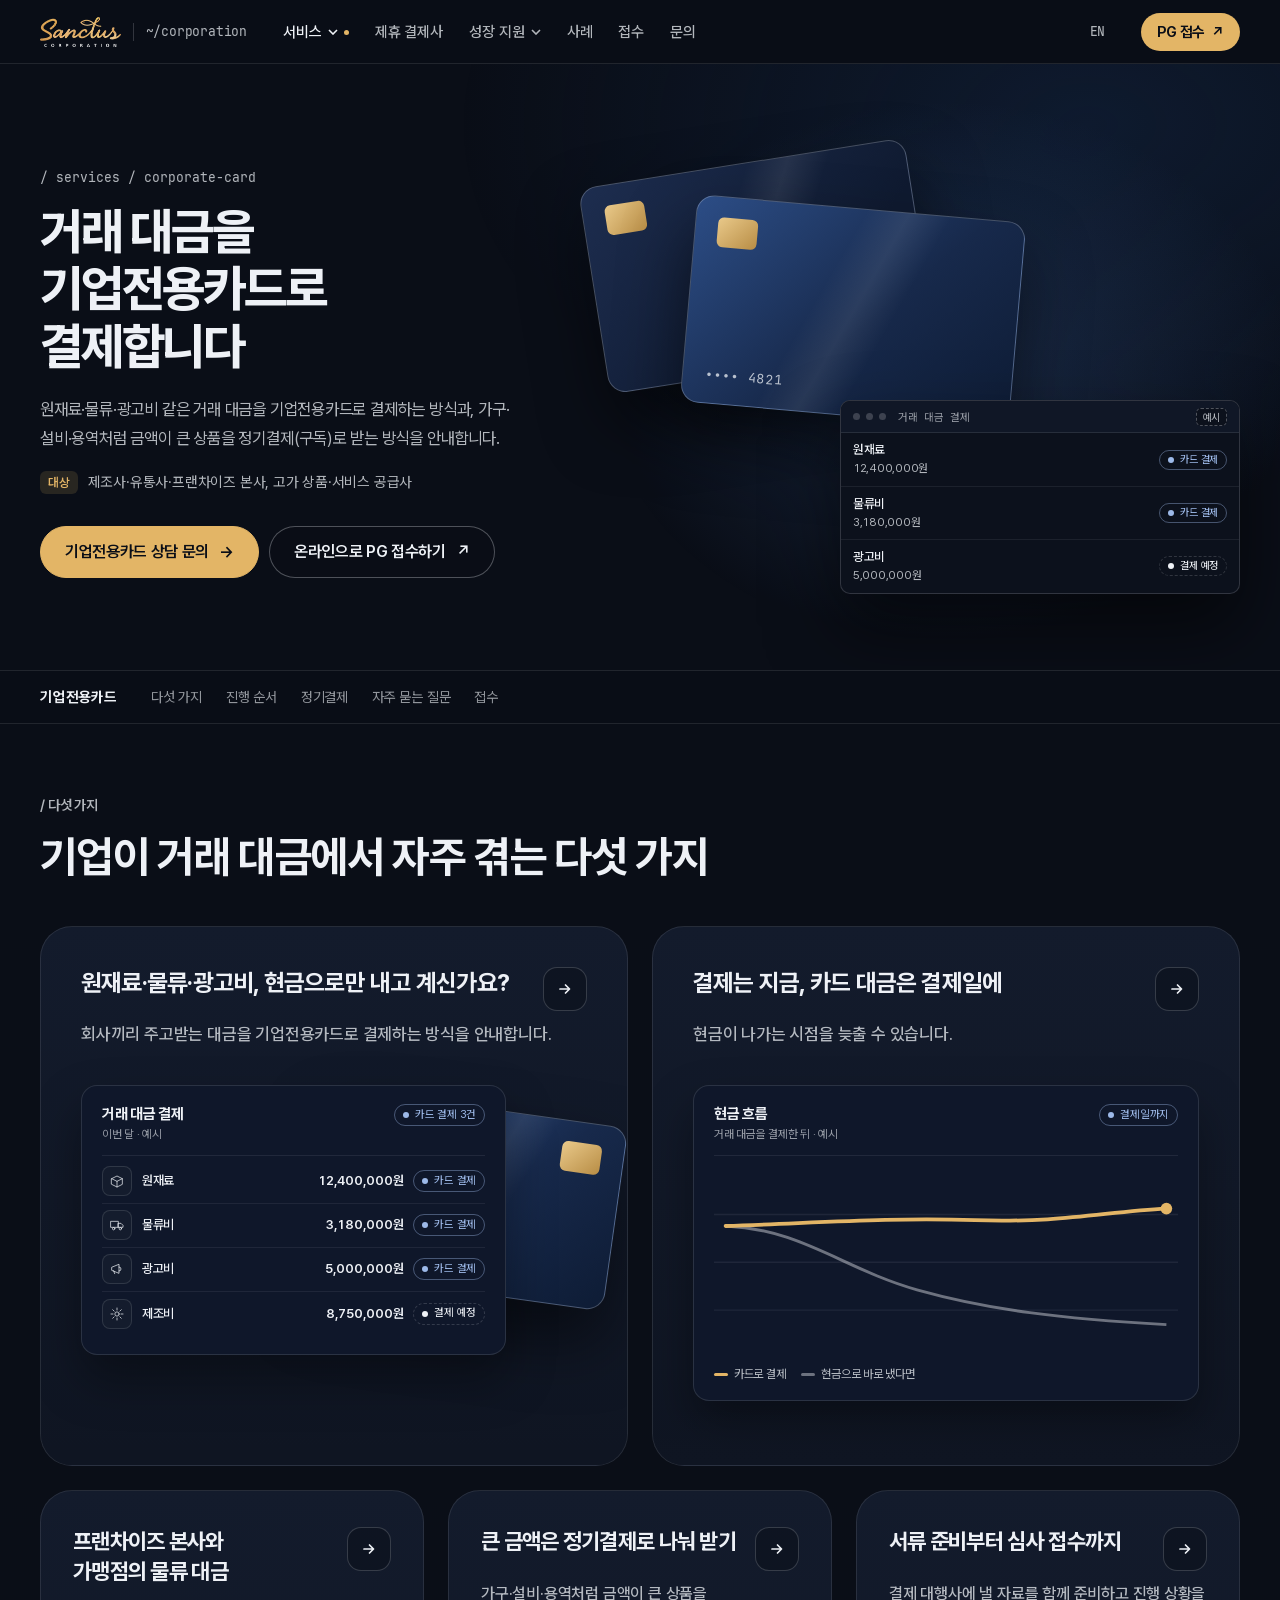
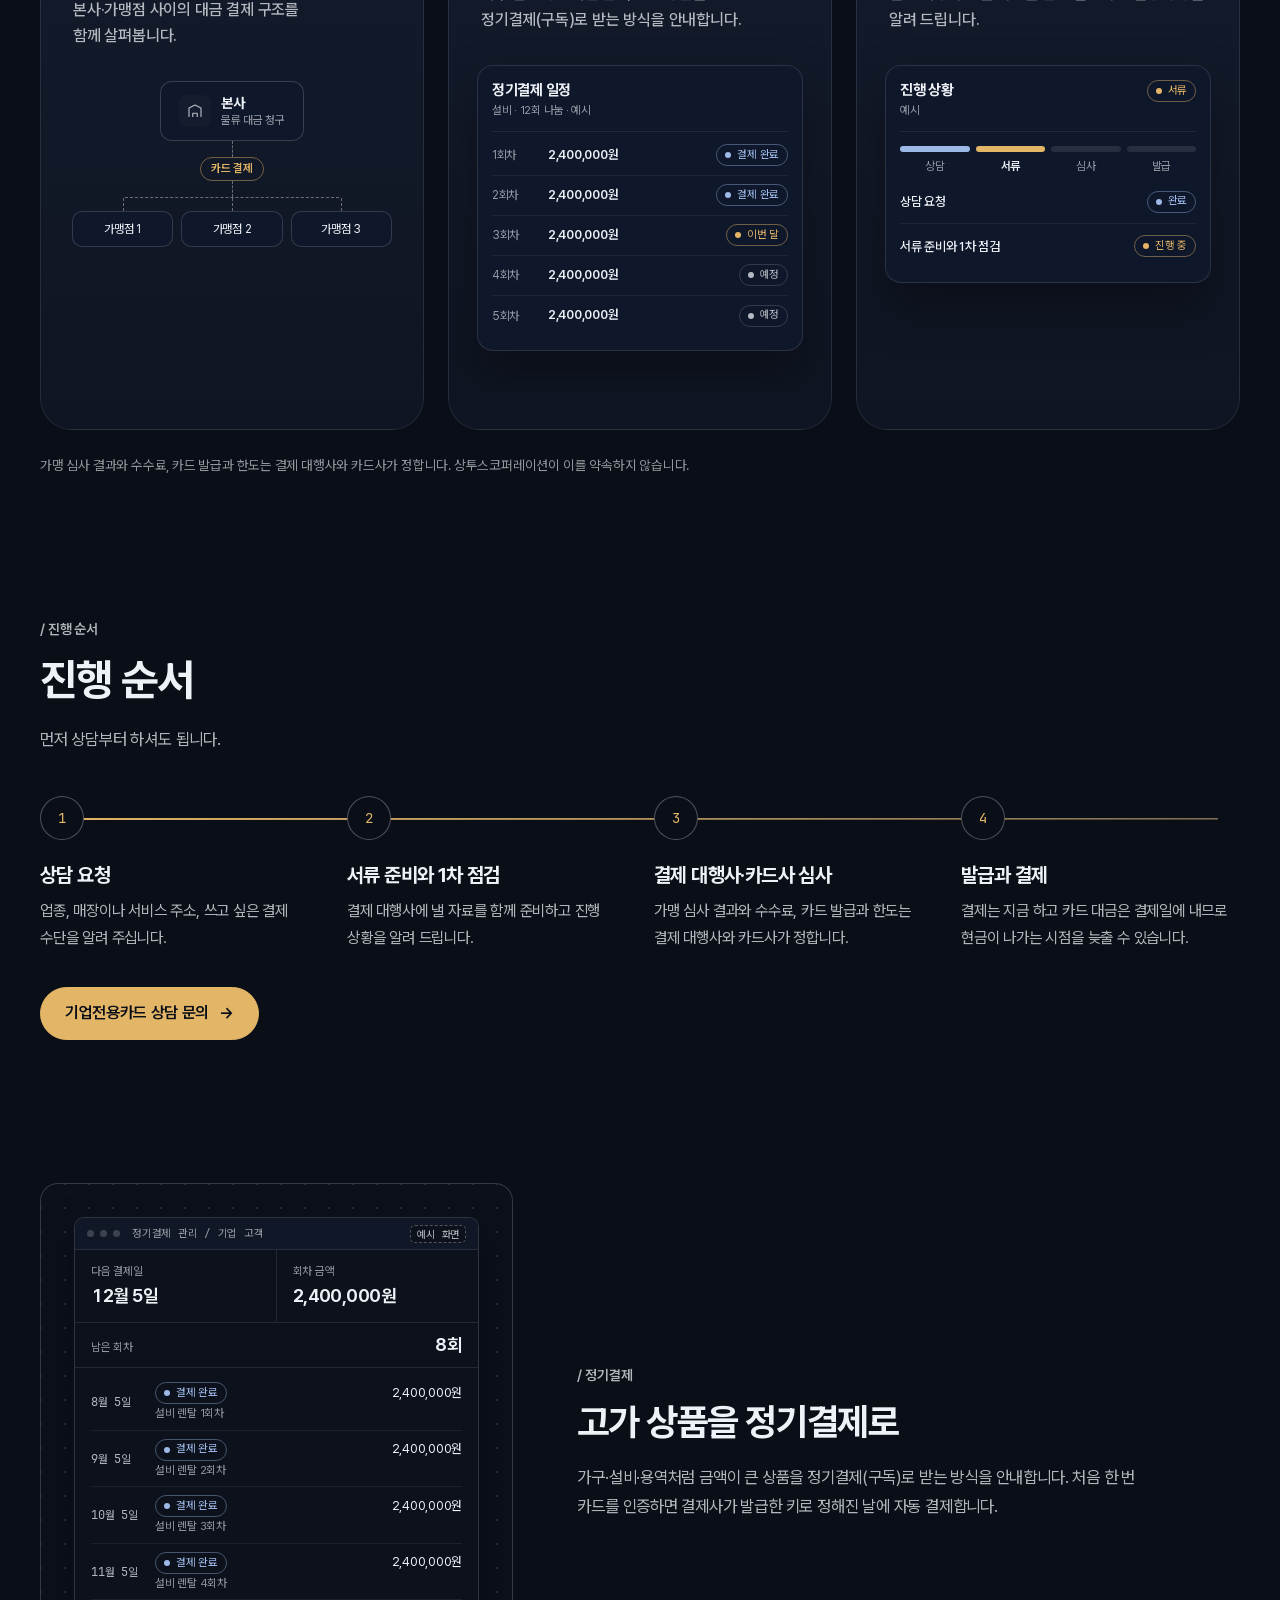
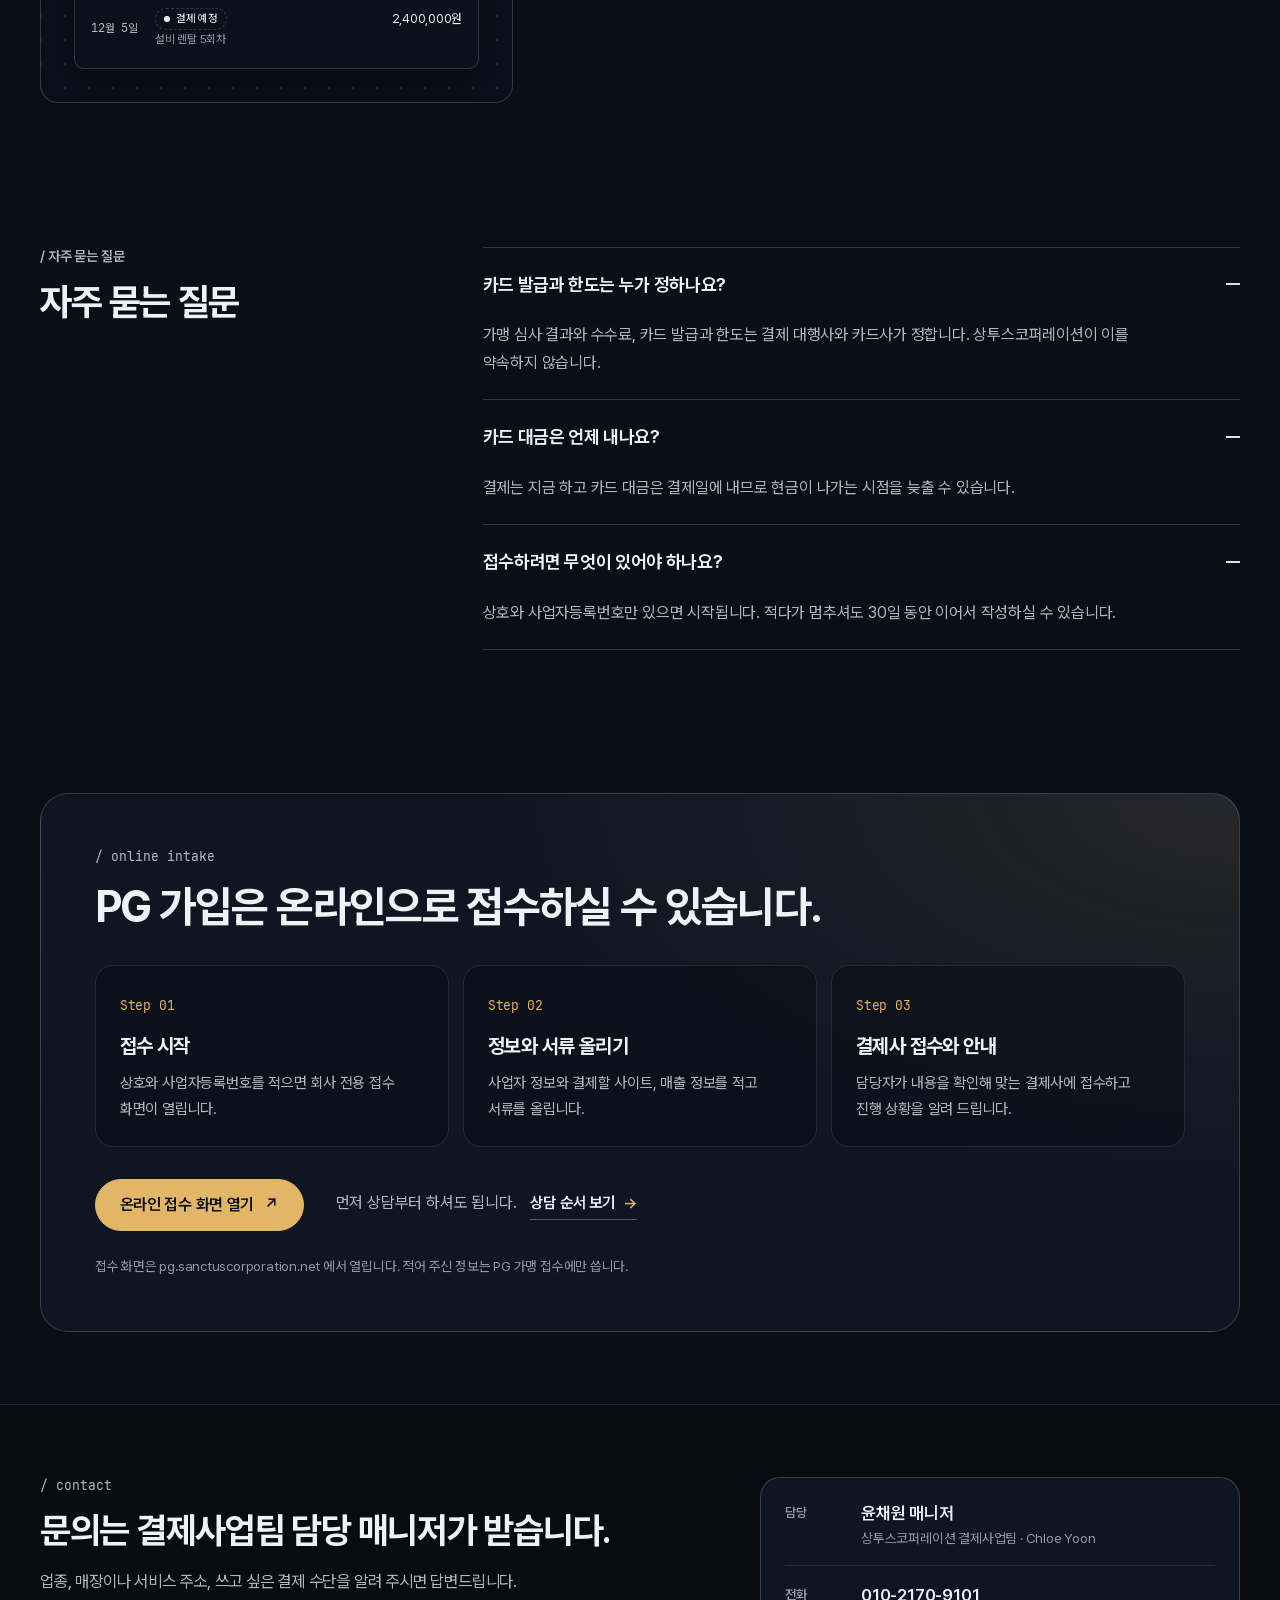
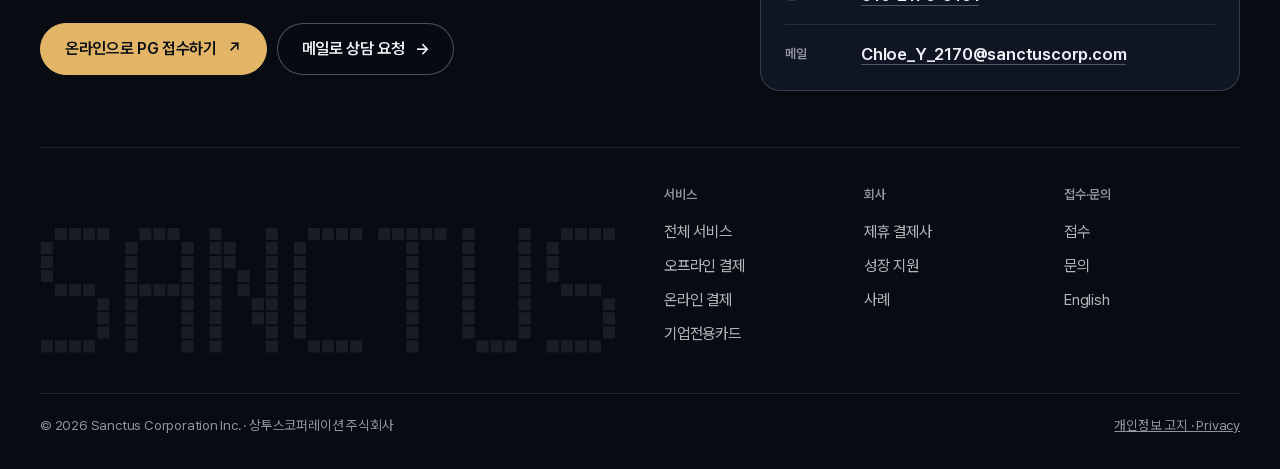
<file: services/corporate-card/index.html>
<!doctype html>
<html lang="ko">
<head>
<meta charset="utf-8">
<script>if(location.protocol==='http:'&&["sanctuscorporation.com", "www.sanctuscorporation.com"].indexOf(location.hostname)>=0)location.replace('https://'+location.host+location.pathname+location.search+location.hash)</script>
<meta name="viewport" content="width=device-width,initial-scale=1,viewport-fit=cover">
<title>기업전용카드 — 기업전용카드·정기결제 상담 | 상투스코퍼레이션</title>
<meta name="description" content="원재료·물류·광고비 같은 거래 대금을 기업전용카드로 결제하는 방식과, 가구·설비·용역처럼 금액이 큰 상품을 정기결제(구독)로 받는 방식을 안내합니다.">

<meta name="theme-color" content="#0a0e17">
<link rel="canonical" href="https://www.sanctuscorporation.com/services/corporate-card/">
<link rel="icon" href="../../assets/favicon.svg" type="image/svg+xml">
<link rel="apple-touch-icon" href="../../assets/apple-touch-icon.png">
<meta property="og:type" content="website">
<meta property="og:locale" content="ko_KR">
<meta property="og:site_name" content="Sanctus Corporation">
<meta property="og:title" content="기업전용카드 — 기업전용카드·정기결제 상담 | 상투스코퍼레이션">
<meta property="og:description" content="원재료·물류·광고비 같은 거래 대금을 기업전용카드로 결제하는 방식과, 가구·설비·용역처럼 금액이 큰 상품을 정기결제(구독)로 받는 방식을 안내합니다.">
<meta property="og:url" content="https://www.sanctuscorporation.com/services/corporate-card/">
<meta property="og:image" content="https://www.sanctuscorporation.com/assets/og-image.png">
<meta name="twitter:card" content="summary_large_image">
<link rel="preload" href="../../assets/fonts/pretendard-var-ks.woff2" as="font" type="font/woff2" crossorigin>
<link rel="stylesheet" href="../../css/v4.css?v4-20261119c"><link rel="stylesheet" href="../../css/mocks.css?v4-20261119c">
<script>(function(){var d=document.documentElement;d.className='js';if(window.matchMedia&&matchMedia('(prefers-reduced-motion: reduce)').matches)d.className+=' rm';setTimeout(function(){d.classList.add('go')},1600)})()</script>

</head>
<body class="page-sub">
<a class="skip" href="#main">본문으로 건너뛰기</a>
<header class="hd" id="hd" data-mode="sub"><div class="hd-bg" aria-hidden="true"></div><div class="hd-in"><a class="brand" href="../../" aria-label="상투스코퍼레이션 첫 화면"><img src="../../assets/sanctus-corporation-logo.webp" width="320" height="119" alt="Sanctus Corporation"><span class="path">~/corporation</span></a><nav class="mnav" id="mnav" aria-label="주 메뉴"><ul class="mnav-list"><li class="dd" data-dd><button type="button" class="nl dd-btn" aria-expanded="false" aria-controls="dd-services" aria-current="true">서비스<svg class="chev" viewBox="0 0 10 6" aria-hidden="true"><path d="M1 1l4 4 4-4"/></svg></button><div class="dd-panel" id="dd-services"><ul><li><a href="../../services/"><b>전체 서비스</b><span>결제 방식을 정하고, 접수하는 일을 돕습니다.</span></a></li><li><a href="../../services/offline/"><b>오프라인 결제</b><span>매장 결제 PG·VAN 도입 상담</span></a></li><li><a href="../../services/online/"><b>온라인 결제</b><span>온라인 결제 PG 도입 상담</span></a></li><li><a href="../../services/corporate-card/"><b>기업전용카드</b><span>기업전용카드·정기결제 상담</span></a></li></ul></div></li><li><a class="nl" href="../../partners/">제휴 결제사</a></li><li class="dd" data-dd><button type="button" class="nl dd-btn" aria-expanded="false" aria-controls="dd-growth">성장 지원<svg class="chev" viewBox="0 0 10 6" aria-hidden="true"><path d="M1 1l4 4 4-4"/></svg></button><div class="dd-panel" id="dd-growth"><ul><li><a href="../../growth/"><b>성장 지원 전체</b><span>결제에서 끝나지 않습니다. 회사가 크는 일을 함께합니다.</span></a></li><li><a href="../../growth/#tech"><b>기술</b><span>CTO 지원, AX 지원</span></a></li><li><a href="../../growth/#programs"><b>지원사업</b><span>TIPS·LIPS, 정부지원사업 준비</span></a></li><li><a href="../../growth/#investment"><b>투자</b><span>상투스인베스트먼트 투자 검토 연계</span></a></li><li><a href="../../growth/#network"><b>고객과 네트워크</b><span>클라이언트 유치, 포트폴리오·투자사 연결</span></a></li></ul></div></li><li><a class="nl" href="../../cases/">사례</a></li><li><a class="nl" href="../../apply/">접수</a></li><li><a class="nl" href="../../contact/">문의</a></li></ul><a class="nl en" href="../../en/" lang="en" aria-label="English">EN</a></nav><div class="hd-r"><a class="pg" href="https://pg.sanctuscorporation.net/" target="_blank" rel="noopener">PG 접수 <i aria-hidden="true">↗</i></a><button type="button" class="menu-btn" aria-expanded="false" aria-controls="mnav"><span class="mb-ic" aria-hidden="true"><i></i><i></i></span>메뉴</button></div></div></header>
<main id="main">
<section class="sub-hero hero2 cc" id="top" aria-labelledby="hero-h"><div class="wrap h2-grid"><div class="sh-copy"><p class="eyebrow">/ services / corporate-card</p><h1 id="hero-h">거래 대금을 <span class="nb">기업전용카드로</span> <span class="nb">결제합니다</span></h1><p class="lede">원재료·물류·광고비 같은 거래 대금을 기업전용카드로 결제하는 방식과, 가구·설비·용역처럼 금액이 큰 상품을 정기결제(구독)로 받는 방식을 안내합니다.</p><p class="who"><b>대상</b><span>제조사·유통사·프랜차이즈 본사, 고가 상품·서비스 공급사</span></p><div class="btns"><a class="btn pri" href="../../contact/">기업전용카드 상담 문의 <i aria-hidden="true">→</i></a><a class="btn" href="https://pg.sanctuscorporation.net/" target="_blank" rel="noopener">온라인으로 PG 접수하기 <i aria-hidden="true">↗</i></a></div></div><div class="h2-fig"><div class="h2-comp rv anim"><div class="mk cch" aria-label="기업전용카드와 거래 대금 결제 목록 예시 화면"><div class="cch-cards" aria-hidden="true"><span class="ccx back"><span class="cc-chip"></span></span><span class="ccx front"><span class="cc-chip"></span><span class="cc-no">•••• 4821</span></span></div><div class="mk-win cch-win"><div class="mk-bar"><i></i><i></i><i></i><span>거래 대금 결제</span><em class="ex">예시</em></div><ol class="cc-rows"><li style="--i:0"><span class="nm">원재료</span><span class="am">12,400,000원</span><span class="st ok">카드 결제</span></li><li style="--i:1"><span class="nm">물류비</span><span class="am">3,180,000원</span><span class="st ok">카드 결제</span></li><li style="--i:2"><span class="nm">광고비</span><span class="am">5,000,000원</span><span class="st next">결제 예정</span></li></ol></div></div></div></div></div></section>
<nav class="subnav" aria-label="이 쪽 차례"><div class="wrap sn-in"><span class="sn-t">기업전용카드</span><ul><li><a href="#five">다섯 가지</a></li><li><a href="#process">진행 순서</a></li><li><a href="#billing">정기결제</a></li><li><a href="#faq">자주 묻는 질문</a></li><li><a href="#apply">접수</a></li></ul></div></nav>
<section class="sec bento-sec" id="five" aria-labelledby="five-h"><div class="wrap"><div class="sec-head"><p class="eyebrow ko">/ 다섯 가지</p><h2 id="five-h">기업이 거래 대금에서 <span class="nb">자주 겪는 다섯 가지</span></h2></div><ul class="bt-grid l2s3"><li class="bt l rv" style="--i:0"><div class="bt-top"><div class="bt-row"><h3>원재료·물류·광고비, <span class="nb">현금으로만 내고 계신가요?</span></h3><a class="arr-btn stretch" href="../../contact/" aria-label="기업전용카드 상담 문의"><svg viewBox="0 0 16 16" aria-hidden="true"><path d="M3 8h9M8.5 4l4 4-4 4"/></svg></a></div><p>회사끼리 주고받는 대금을 기업전용카드로 결제하는 방식을 안내합니다.</p></div><div class="bt-fig anim" aria-hidden="true"><div class="mk mc-wrap ccl" aria-label="거래 대금 결제 목록 예시 화면"><span class="ccx ccl-card" aria-hidden="true"><span class="cc-chip"></span></span><div class="mc"><div class="mc-h"><div><b>거래 대금 결제</b><small>이번 달 · 예시</small></div><span class="st ok">카드 결제 3건</span></div><ul class="mc-rows ic4"><li style="--i:0"><span class="ic"><svg viewBox="0 0 24 24"><path d="M4 8.5 12 4.5l8 4v8.5l-8 4-8-4z"/><path d="M4 8.5l8 4 8-4M12 12.5V21"/></svg></span><span class="nm">원재료</span><span class="am">12,400,000원</span><span class="st ok">카드 결제</span></li><li style="--i:1"><span class="ic"><svg viewBox="0 0 24 24"><path d="M3 6.5h11v9H3zM14 9.5h4l3 3v3h-7z"/><circle cx="7" cy="17.5" r="1.8"/><circle cx="17" cy="17.5" r="1.8"/></svg></span><span class="nm">물류비</span><span class="am">3,180,000원</span><span class="st ok">카드 결제</span></li><li style="--i:2"><span class="ic"><svg viewBox="0 0 24 24"><path d="M4 10v4l11 4.5V5.5zM15 9a3 3 0 0 1 0 6M7 14.5l1.5 4.5"/></svg></span><span class="nm">광고비</span><span class="am">5,000,000원</span><span class="st ok">카드 결제</span></li><li style="--i:3"><span class="ic"><svg viewBox="0 0 24 24"><circle cx="12" cy="12" r="3.2"/><path d="M12 3v3M12 18v3M3 12h3M18 12h3M5.6 5.6l2.1 2.1M16.3 16.3l2.1 2.1M5.6 18.4l2.1-2.1M16.3 7.7l2.1-2.1"/></svg></span><span class="nm">제조비</span><span class="am">8,750,000원</span><span class="st next">결제 예정</span></li></ul></div></div></div></li><li class="bt l rv" style="--i:1"><div class="bt-top"><div class="bt-row"><h3>결제는 지금, <span class="nb">카드 대금은 결제일에</span></h3><a class="arr-btn stretch" href="#faq" aria-label="카드 대금 질문 보기"><svg viewBox="0 0 16 16" aria-hidden="true"><path d="M3 8h9M8.5 4l4 4-4 4"/></svg></a></div><p>현금이 나가는 시점을 늦출 수 있습니다.</p></div><div class="bt-fig anim" aria-hidden="true"><div class="mk mc-wrap" aria-label="카드로 결제할 때와 현금으로 바로 낼 때의 잔고 흐름 예시 그래프"><div class="mc cs"><div class="mc-h"><div><b>현금 흐름</b><small>거래 대금을 결제한 뒤 · 예시</small></div><span class="st ok">결제일까지</span></div><svg class="cs-g" viewBox="0 0 320 130" preserveAspectRatio="none" aria-hidden="true"><path class="grid" d="M0 32h320M0 65h320M0 98h320"/><path class="cash" pathLength="1" d="M8 40 C 60 42, 90 70, 140 84 S 240 104, 312 108"/><path class="card" pathLength="1" d="M8 40 C 70 38, 120 34, 180 36 S 270 30, 312 28"/><circle class="dot" cx="312" cy="28" r="4"/></svg><ul class="cs-lg"><li class="card">카드로 결제</li><li class="cash">현금으로 바로 냈다면</li></ul></div></div></div></li><li class="bt s rv" style="--i:2"><div class="bt-top"><div class="bt-row"><h3>프랜차이즈 본사와 <span class="nb">가맹점의 물류 대금</span></h3><a class="arr-btn stretch" href="../../services/offline/" aria-label="프랜차이즈 결제 구조 보기"><svg viewBox="0 0 16 16" aria-hidden="true"><path d="M3 8h9M8.5 4l4 4-4 4"/></svg></a></div><p>본사·가맹점 사이의 대금 결제 구조를 함께 살펴봅니다.</p></div><div class="bt-fig anim" aria-hidden="true"><div class="mk mc-wrap" aria-label="프랜차이즈 본사와 가맹점 사이 물류 대금 결제 구조 예시 그림"><div class="fr"><p class="fr-n hq"><span class="fr-ic"><svg viewBox="0 0 24 24"><path d="M4 20V8l8-4 8 4v12M9 20v-5h6v5"/></svg></span><b>본사</b><small>물류 대금 청구</small></p><span class="fr-v" aria-hidden="true"></span><p class="fr-tag">카드 결제</p><span class="fr-v" aria-hidden="true"></span><ul class="fr-s"><li style="--i:0">가맹점 1</li><li style="--i:1">가맹점 2</li><li style="--i:2">가맹점 3</li></ul></div></div></div></li><li class="bt s rv" style="--i:0"><div class="bt-top"><div class="bt-row"><h3>큰 금액은 <span class="nb">정기결제로 나눠 받기</span></h3><a class="arr-btn stretch" href="#billing" aria-label="정기결제 보기"><svg viewBox="0 0 16 16" aria-hidden="true"><path d="M3 8h9M8.5 4l4 4-4 4"/></svg></a></div><p>가구·설비·용역처럼 금액이 큰 상품을 <span class="nb">정기결제(구독)로</span> 받는 방식을 안내합니다.</p></div><div class="bt-fig anim" aria-hidden="true"><div class="mk mc-wrap" aria-label="정기결제 회차별 일정 예시 화면"><div class="mc"><div class="mc-h"><div><b>정기결제 일정</b><small>설비 · 12회 나눔 · 예시</small></div></div><ol class="mc-sch"><li style="--i:0"><span class="d">1회차</span><span class="am">2,400,000원</span><span class="st ok">결제 완료</span></li><li style="--i:1"><span class="d">2회차</span><span class="am">2,400,000원</span><span class="st ok">결제 완료</span></li><li style="--i:2"><span class="d">3회차</span><span class="am">2,400,000원</span><span class="st now">이번 달</span></li><li style="--i:3"><span class="d">4회차</span><span class="am">2,400,000원</span><span class="st ">예정</span></li><li style="--i:4"><span class="d">5회차</span><span class="am">2,400,000원</span><span class="st ">예정</span></li></ol></div></div></div></li><li class="bt s rv" style="--i:1"><div class="bt-top"><div class="bt-row"><h3>서류 준비부터 <span class="nb">심사 접수까지</span></h3><a class="arr-btn stretch" href="#process" aria-label="진행 순서 보기"><svg viewBox="0 0 16 16" aria-hidden="true"><path d="M3 8h9M8.5 4l4 4-4 4"/></svg></a></div><p>결제 대행사에 낼 자료를 함께 준비하고 진행 상황을 알려 드립니다.</p></div><div class="bt-fig anim" aria-hidden="true"><div class="mk mc-wrap" aria-label="상담부터 발급까지 진행 단계 예시 화면"><div class="mc"><div class="mc-h"><div><b>진행 상황</b><small>예시</small></div><span class="st now">서류</span></div><ol class="pg4"><li class="ok" style="--i:0"><i></i><span>상담</span></li><li class="now" style="--i:1"><i></i><span>서류</span></li><li style="--i:2"><i></i><span>심사</span></li><li style="--i:3"><i></i><span>발급</span></li></ol><ul class="mc-rows"><li style="--i:0"><span class="nm">상담 요청</span><span class="st ok">완료</span></li><li style="--i:1"><span class="nm">서류 준비와 1차 점검</span><span class="st now">진행 중</span></li></ul></div></div></div></li></ul><p class="fine">가맹 심사 결과와 수수료, 카드 발급과 한도는 결제 대행사와 카드사가 정합니다. 상투스코퍼레이션이 이를 약속하지 않습니다.</p></div></section>
<section class="sec steps-sec" id="process" aria-labelledby="process-h"><div class="wrap"><div class="sec-head"><p class="eyebrow ko">/ 진행 순서</p><h2 id="process-h">진행 순서</h2><p class="lede">먼저 상담부터 하셔도 됩니다.</p></div><ol class="sl anim"><li class="rv" style="--i:0"><span class="sl-dot" aria-hidden="true">1</span><h3>상담 요청</h3><p>업종, 매장이나 서비스 주소, 쓰고 싶은 결제 수단을 알려 주십니다.</p></li><li class="rv" style="--i:1"><span class="sl-dot" aria-hidden="true">2</span><h3>서류 준비와 1차 점검</h3><p>결제 대행사에 낼 자료를 함께 준비하고 진행 상황을 알려 드립니다.</p></li><li class="rv" style="--i:2"><span class="sl-dot" aria-hidden="true">3</span><h3>결제 대행사·카드사 심사</h3><p>가맹 심사 결과와 수수료, 카드 발급과 한도는 결제 대행사와 카드사가 정합니다.</p></li><li class="rv" style="--i:3"><span class="sl-dot" aria-hidden="true">4</span><h3>발급과 결제</h3><p>결제는 지금 하고 카드 대금은 결제일에 내므로 현금이 나가는 시점을 늦출 수 있습니다.</p></li></ol><div class="sec-tail"><div class="btns"><a class="btn pri" href="../../contact/">기업전용카드 상담 문의 <i aria-hidden="true">→</i></a></div></div></div></section>
<section class="sec feature" id="billing" aria-labelledby="billing-h"><div class="wrap"><div class="fe-grid rev"><div class="fe-copy"><div class="sec-head tight"><p class="eyebrow ko">/ 정기결제</p><h2 id="billing-h">고가 상품을 <span class="nb">정기결제로</span></h2><p class="lede">가구·설비·용역처럼 금액이 큰 상품을 정기결제(구독)로 받는 방식을 안내합니다. 처음 한 번 카드를 인증하면 결제사가 발급한 키로 정해진 날에 자동 결제합니다.</p></div></div><div class="fe-fig rv anim"><figure class="frame "><div class="mkbox"><div class="mk" aria-label="고가 상품 정기결제 관리 예시 화면"><div class="mk-win"><div class="mk-bar"><i></i><i></i><i></i><span>정기결제 관리 / 기업 고객</span><em class="ex">예시 화면</em></div><div class="mk-kpi"><div><small>다음 결제일</small><b>12월 5일</b></div><div><small>회차 금액</small><b>2,400,000원</b></div><div><small>남은 회차</small><b>8회</b></div></div><ol class="mk-sched"><li style="--i:0"><span class="d">8월 5일</span><span class="nm">설비 렌탈 1회차</span><span class="st ok">결제 완료</span><span class="am">2,400,000원</span></li><li style="--i:1"><span class="d">9월 5일</span><span class="nm">설비 렌탈 2회차</span><span class="st ok">결제 완료</span><span class="am">2,400,000원</span></li><li style="--i:2"><span class="d">10월 5일</span><span class="nm">설비 렌탈 3회차</span><span class="st ok">결제 완료</span><span class="am">2,400,000원</span></li><li style="--i:3"><span class="d">11월 5일</span><span class="nm">설비 렌탈 4회차</span><span class="st ok">결제 완료</span><span class="am">2,400,000원</span></li><li style="--i:4"><span class="d">12월 5일</span><span class="nm">설비 렌탈 5회차</span><span class="st next">결제 예정</span><span class="am">2,400,000원</span></li></ol></div></div></div><figcaption class="sr">고가 상품 정기결제 회차별 일정 예시 화면</figcaption></figure></div></div></div></section>
<section class="sec faq" id="faq" aria-labelledby="faq-h"><div class="wrap"><div class="faq-grid"><div class="sec-head tight"><p class="eyebrow ko">/ 자주 묻는 질문</p><h2 id="faq-h">자주 묻는 질문</h2></div><div class="qa-list"><details class="qa" open><summary><span>카드 발급과 한도는 누가 정하나요?</span><i aria-hidden="true"></i></summary><div class="qa-a"><p>가맹 심사 결과와 수수료, 카드 발급과 한도는 결제 대행사와 카드사가 정합니다. 상투스코퍼레이션이 이를 약속하지 않습니다.</p></div></details><details class="qa" open><summary><span>카드 대금은 언제 내나요?</span><i aria-hidden="true"></i></summary><div class="qa-a"><p>결제는 지금 하고 카드 대금은 결제일에 내므로 현금이 나가는 시점을 늦출 수 있습니다.</p></div></details><details class="qa" open><summary><span>접수하려면 무엇이 있어야 하나요?</span><i aria-hidden="true"></i></summary><div class="qa-a"><p>상호와 사업자등록번호만 있으면 시작됩니다. 적다가 멈추셔도 30일 동안 이어서 작성하실 수 있습니다.</p></div></details></div></div></div></section>
<section class="sec cta" id="apply" aria-labelledby="apply-h"><div class="wrap"><div class="cta-box"><div class="sec-head"><p class="eyebrow">/ online intake</p><h2 id="apply-h">PG 가입은 온라인으로 접수하실 수 있습니다.</h2></div><ol class="steps"><li class="rv" style="--i:0"><span class="no">Step 01</span><h3>접수 시작</h3><p>상호와 사업자등록번호를 적으면 회사 전용 접수 화면이 열립니다.</p></li><li class="rv" style="--i:1"><span class="no">Step 02</span><h3>정보와 서류 올리기</h3><p>사업자 정보와 결제할 사이트, 매출 정보를 적고 서류를 올립니다.</p></li><li class="rv" style="--i:2"><span class="no">Step 03</span><h3>결제사 접수와 안내</h3><p>담당자가 내용을 확인해 맞는 결제사에 접수하고 진행 상황을 알려 드립니다.</p></li></ol><div class="cta-row"><div class="btns"><a class="btn pri" href="https://pg.sanctuscorporation.net/" target="_blank" rel="noopener">온라인 접수 화면 열기 <i aria-hidden="true">↗</i></a></div><p class="cta-side"><span>먼저 상담부터 하셔도 됩니다.</span> <a class="more" href="../../apply/">상담 순서 보기 <i aria-hidden="true">→</i></a></p></div><p class="fine">접수 화면은 pg.sanctuscorporation.net 에서 열립니다. 적어 주신 정보는 PG 가맹 접수에만 씁니다.</p></div></div></section>
</main>
<footer class="ft" id="contact-foot" aria-labelledby="ft-h"><div class="wrap"><div class="ft-top"><div class="ft-copy"><p class="eyebrow">/ contact</p><h2 id="ft-h">문의는 결제사업팀 담당 매니저가 받습니다.</h2><p class="lede">업종, 매장이나 서비스 주소, 쓰고 싶은 결제 수단을 알려 주시면 답변드립니다.</p><div class="btns"><a class="btn pri" href="https://pg.sanctuscorporation.net/" target="_blank" rel="noopener">온라인으로 PG 접수하기 <i aria-hidden="true">↗</i></a><a class="btn" href="mailto:Chloe_Y_2170@sanctuscorp.com?subject=%EA%B2%B0%EC%A0%9C%20%EC%83%81%EB%8B%B4%20%EC%9A%94%EC%B2%AD">메일로 상담 요청 <i aria-hidden="true">→</i></a></div></div><dl class="who"><div><dt>담당</dt><dd>윤채원 매니저<small>상투스코퍼레이션 결제사업팀 · Chloe Yoon</small></dd></div><div><dt>전화</dt><dd><a href="tel:01021709101">010-2170-9101</a></dd></div><div><dt>메일</dt><dd><a href="mailto:Chloe_Y_2170@sanctuscorp.com">Chloe_Y_2170@<wbr>sanctuscorp.com</a></dd></div></dl></div><div class="ft-mid"><svg class="pix ft-pix" viewBox="0 0 41 9" preserveAspectRatio="xMinYMax meet" aria-hidden="true" focusable="false"><rect x="1.07" y="0.07" width=".86" height=".86"/><rect x="2.07" y="0.07" width=".86" height=".86"/><rect x="3.07" y="0.07" width=".86" height=".86"/><rect x="4.07" y="0.07" width=".86" height=".86"/><rect x="0.07" y="1.07" width=".86" height=".86"/><rect x="0.07" y="2.07" width=".86" height=".86"/><rect x="0.07" y="3.07" width=".86" height=".86"/><rect x="1.07" y="4.07" width=".86" height=".86"/><rect x="2.07" y="4.07" width=".86" height=".86"/><rect x="3.07" y="4.07" width=".86" height=".86"/><rect x="4.07" y="5.07" width=".86" height=".86"/><rect x="4.07" y="6.07" width=".86" height=".86"/><rect x="4.07" y="7.07" width=".86" height=".86"/><rect x="0.07" y="8.07" width=".86" height=".86"/><rect x="1.07" y="8.07" width=".86" height=".86"/><rect x="2.07" y="8.07" width=".86" height=".86"/><rect x="3.07" y="8.07" width=".86" height=".86"/><rect x="7.07" y="0.07" width=".86" height=".86"/><rect x="8.07" y="0.07" width=".86" height=".86"/><rect x="9.07" y="0.07" width=".86" height=".86"/><rect x="6.07" y="1.07" width=".86" height=".86"/><rect x="10.07" y="1.07" width=".86" height=".86"/><rect x="6.07" y="2.07" width=".86" height=".86"/><rect x="10.07" y="2.07" width=".86" height=".86"/><rect x="6.07" y="3.07" width=".86" height=".86"/><rect x="10.07" y="3.07" width=".86" height=".86"/><rect x="6.07" y="4.07" width=".86" height=".86"/><rect x="7.07" y="4.07" width=".86" height=".86"/><rect x="8.07" y="4.07" width=".86" height=".86"/><rect x="9.07" y="4.07" width=".86" height=".86"/><rect x="10.07" y="4.07" width=".86" height=".86"/><rect x="6.07" y="5.07" width=".86" height=".86"/><rect x="10.07" y="5.07" width=".86" height=".86"/><rect x="6.07" y="6.07" width=".86" height=".86"/><rect x="10.07" y="6.07" width=".86" height=".86"/><rect x="6.07" y="7.07" width=".86" height=".86"/><rect x="10.07" y="7.07" width=".86" height=".86"/><rect x="6.07" y="8.07" width=".86" height=".86"/><rect x="10.07" y="8.07" width=".86" height=".86"/><rect x="12.07" y="0.07" width=".86" height=".86"/><rect x="16.07" y="0.07" width=".86" height=".86"/><rect x="12.07" y="1.07" width=".86" height=".86"/><rect x="13.07" y="1.07" width=".86" height=".86"/><rect x="16.07" y="1.07" width=".86" height=".86"/><rect x="12.07" y="2.07" width=".86" height=".86"/><rect x="13.07" y="2.07" width=".86" height=".86"/><rect x="16.07" y="2.07" width=".86" height=".86"/><rect x="12.07" y="3.07" width=".86" height=".86"/><rect x="14.07" y="3.07" width=".86" height=".86"/><rect x="16.07" y="3.07" width=".86" height=".86"/><rect x="12.07" y="4.07" width=".86" height=".86"/><rect x="14.07" y="4.07" width=".86" height=".86"/><rect x="16.07" y="4.07" width=".86" height=".86"/><rect x="12.07" y="5.07" width=".86" height=".86"/><rect x="15.07" y="5.07" width=".86" height=".86"/><rect x="16.07" y="5.07" width=".86" height=".86"/><rect x="12.07" y="6.07" width=".86" height=".86"/><rect x="15.07" y="6.07" width=".86" height=".86"/><rect x="16.07" y="6.07" width=".86" height=".86"/><rect x="12.07" y="7.07" width=".86" height=".86"/><rect x="16.07" y="7.07" width=".86" height=".86"/><rect x="12.07" y="8.07" width=".86" height=".86"/><rect x="16.07" y="8.07" width=".86" height=".86"/><rect x="19.07" y="0.07" width=".86" height=".86"/><rect x="20.07" y="0.07" width=".86" height=".86"/><rect x="21.07" y="0.07" width=".86" height=".86"/><rect x="22.07" y="0.07" width=".86" height=".86"/><rect x="18.07" y="1.07" width=".86" height=".86"/><rect x="18.07" y="2.07" width=".86" height=".86"/><rect x="18.07" y="3.07" width=".86" height=".86"/><rect x="18.07" y="4.07" width=".86" height=".86"/><rect x="18.07" y="5.07" width=".86" height=".86"/><rect x="18.07" y="6.07" width=".86" height=".86"/><rect x="18.07" y="7.07" width=".86" height=".86"/><rect x="19.07" y="8.07" width=".86" height=".86"/><rect x="20.07" y="8.07" width=".86" height=".86"/><rect x="21.07" y="8.07" width=".86" height=".86"/><rect x="22.07" y="8.07" width=".86" height=".86"/><rect x="24.07" y="0.07" width=".86" height=".86"/><rect x="25.07" y="0.07" width=".86" height=".86"/><rect x="26.07" y="0.07" width=".86" height=".86"/><rect x="27.07" y="0.07" width=".86" height=".86"/><rect x="28.07" y="0.07" width=".86" height=".86"/><rect x="26.07" y="1.07" width=".86" height=".86"/><rect x="26.07" y="2.07" width=".86" height=".86"/><rect x="26.07" y="3.07" width=".86" height=".86"/><rect x="26.07" y="4.07" width=".86" height=".86"/><rect x="26.07" y="5.07" width=".86" height=".86"/><rect x="26.07" y="6.07" width=".86" height=".86"/><rect x="26.07" y="7.07" width=".86" height=".86"/><rect x="26.07" y="8.07" width=".86" height=".86"/><rect x="30.07" y="0.07" width=".86" height=".86"/><rect x="34.07" y="0.07" width=".86" height=".86"/><rect x="30.07" y="1.07" width=".86" height=".86"/><rect x="34.07" y="1.07" width=".86" height=".86"/><rect x="30.07" y="2.07" width=".86" height=".86"/><rect x="34.07" y="2.07" width=".86" height=".86"/><rect x="30.07" y="3.07" width=".86" height=".86"/><rect x="34.07" y="3.07" width=".86" height=".86"/><rect x="30.07" y="4.07" width=".86" height=".86"/><rect x="34.07" y="4.07" width=".86" height=".86"/><rect x="30.07" y="5.07" width=".86" height=".86"/><rect x="34.07" y="5.07" width=".86" height=".86"/><rect x="30.07" y="6.07" width=".86" height=".86"/><rect x="34.07" y="6.07" width=".86" height=".86"/><rect x="30.07" y="7.07" width=".86" height=".86"/><rect x="34.07" y="7.07" width=".86" height=".86"/><rect x="31.07" y="8.07" width=".86" height=".86"/><rect x="32.07" y="8.07" width=".86" height=".86"/><rect x="33.07" y="8.07" width=".86" height=".86"/><rect x="37.07" y="0.07" width=".86" height=".86"/><rect x="38.07" y="0.07" width=".86" height=".86"/><rect x="39.07" y="0.07" width=".86" height=".86"/><rect x="40.07" y="0.07" width=".86" height=".86"/><rect x="36.07" y="1.07" width=".86" height=".86"/><rect x="36.07" y="2.07" width=".86" height=".86"/><rect x="36.07" y="3.07" width=".86" height=".86"/><rect x="37.07" y="4.07" width=".86" height=".86"/><rect x="38.07" y="4.07" width=".86" height=".86"/><rect x="39.07" y="4.07" width=".86" height=".86"/><rect x="40.07" y="5.07" width=".86" height=".86"/><rect x="40.07" y="6.07" width=".86" height=".86"/><rect x="40.07" y="7.07" width=".86" height=".86"/><rect x="36.07" y="8.07" width=".86" height=".86"/><rect x="37.07" y="8.07" width=".86" height=".86"/><rect x="38.07" y="8.07" width=".86" height=".86"/><rect x="39.07" y="8.07" width=".86" height=".86"/></svg><div class="ft-map"><div><p class="fm-h">서비스</p><ul><li><a href="../../services/">전체 서비스</a></li><li><a href="../../services/offline/">오프라인 결제</a></li><li><a href="../../services/online/">온라인 결제</a></li><li><a href="../../services/corporate-card/">기업전용카드</a></li></ul></div><div><p class="fm-h">회사</p><ul><li><a href="../../partners/">제휴 결제사</a></li><li><a href="../../growth/">성장 지원</a></li><li><a href="../../cases/">사례</a></li></ul></div><div><p class="fm-h">접수·문의</p><ul><li><a href="../../apply/">접수</a></li><li><a href="../../contact/">문의</a></li><li><a href="../../en/" lang="en">English</a></li></ul></div></div></div><div class="ft-end"><span>© 2026 Sanctus Corporation Inc. · 상투스코퍼레이션 주식회사</span><a href="../../privacy.html">개인정보 고지 · Privacy</a></div></div></footer>
<script src="../../js/v4.js?v4-20261119c" defer></script>
</body>
</html>
</file>
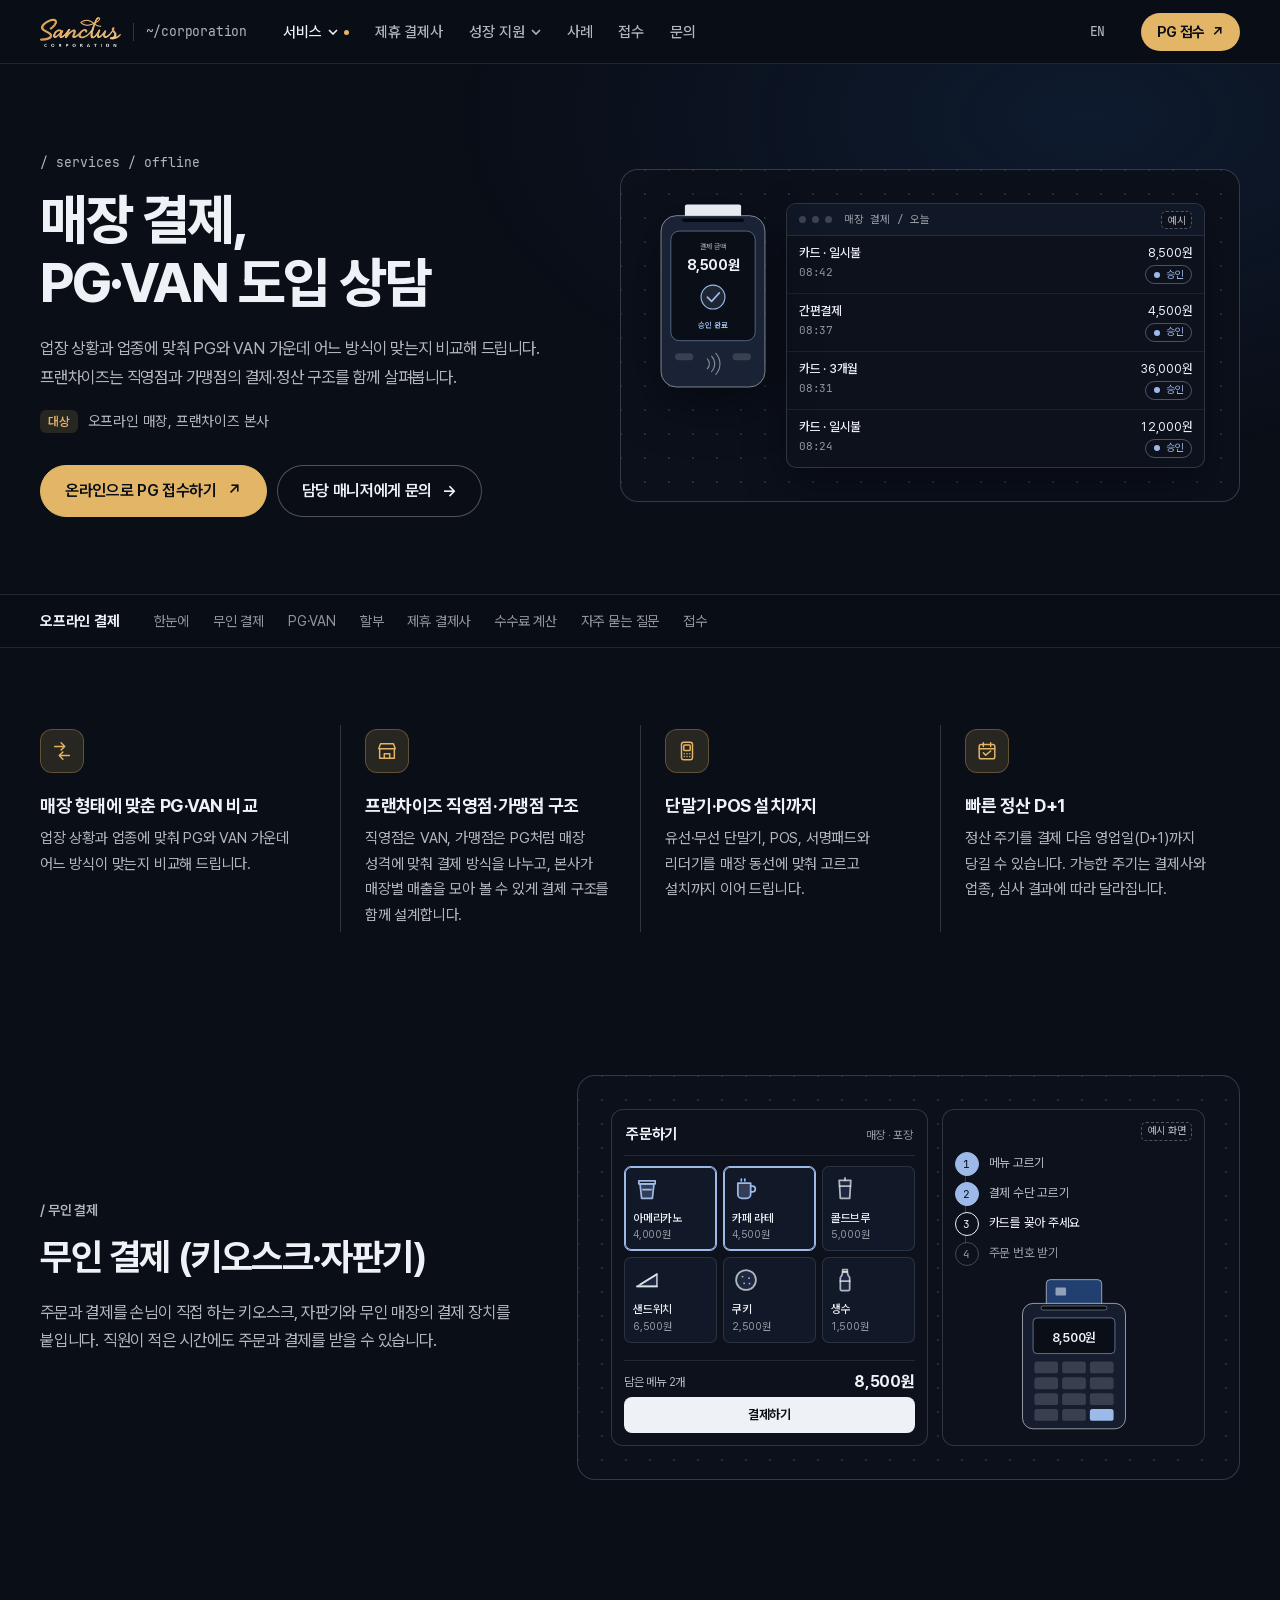
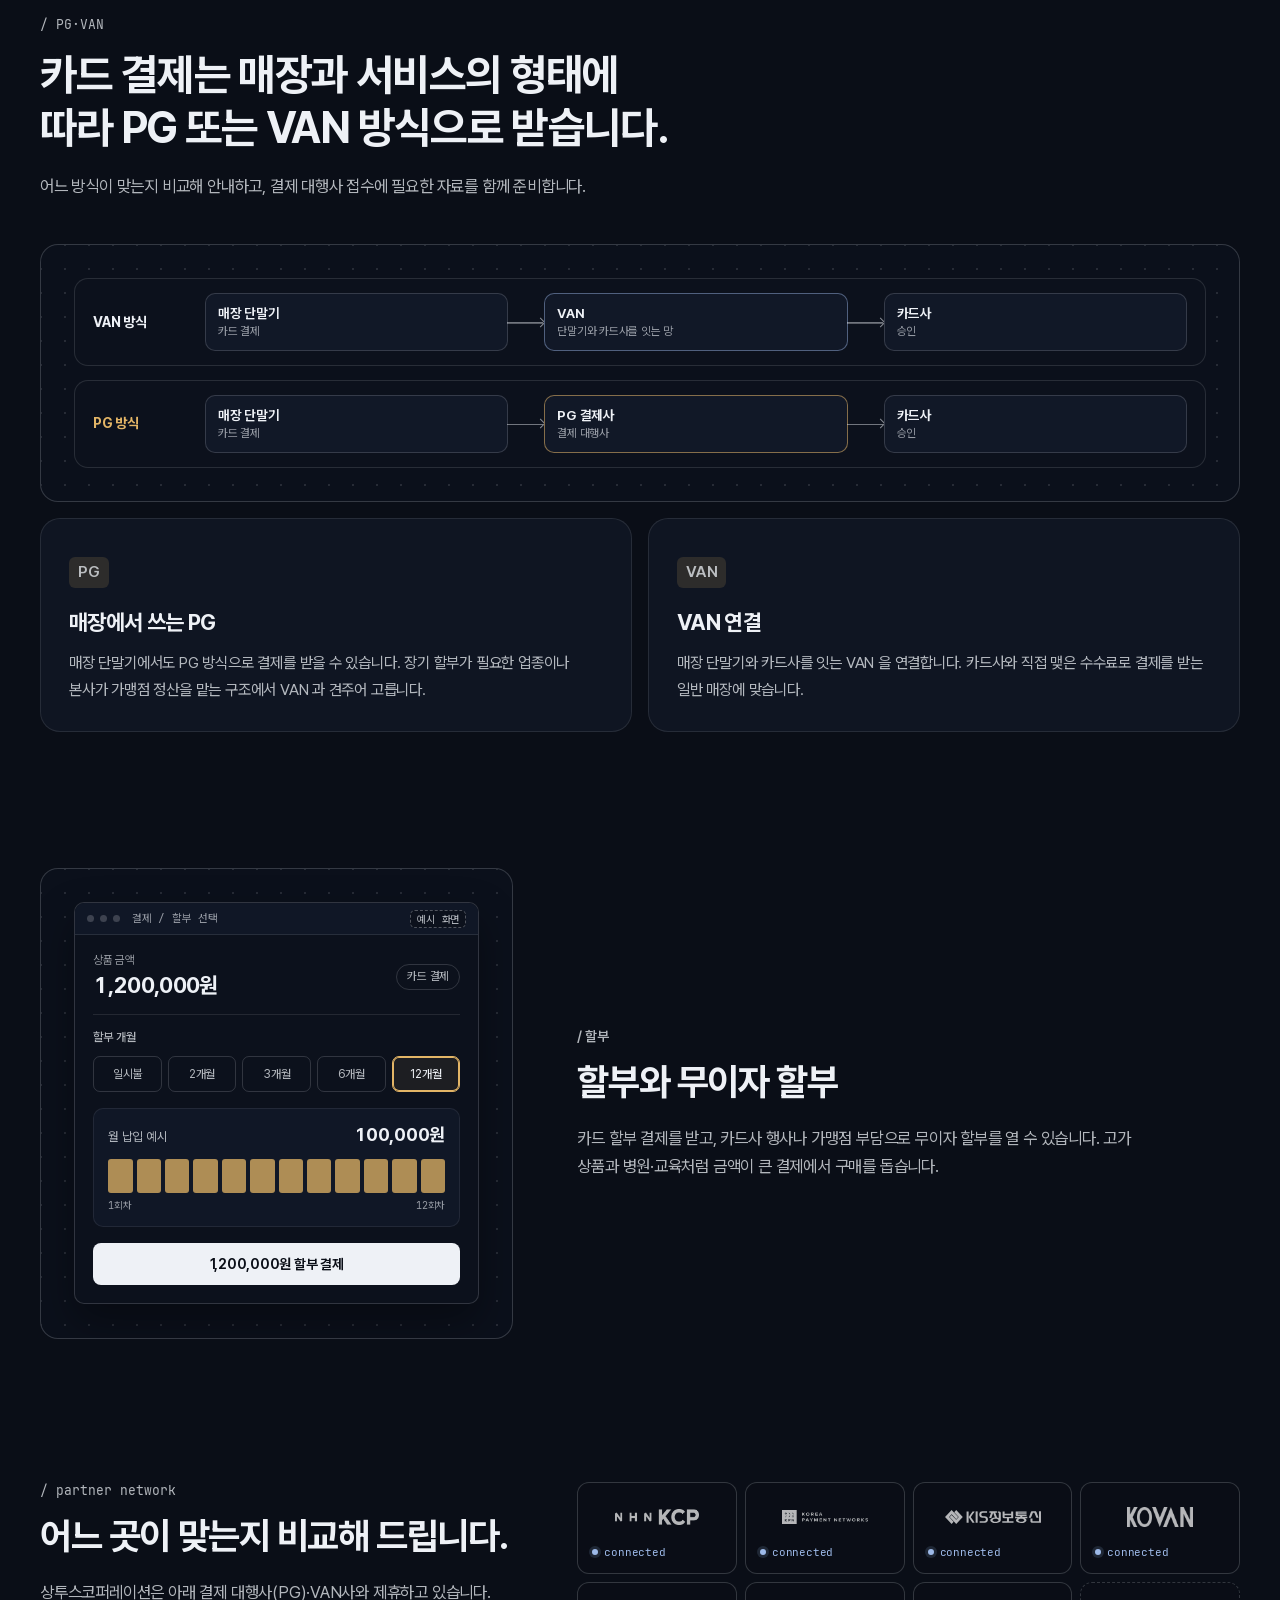
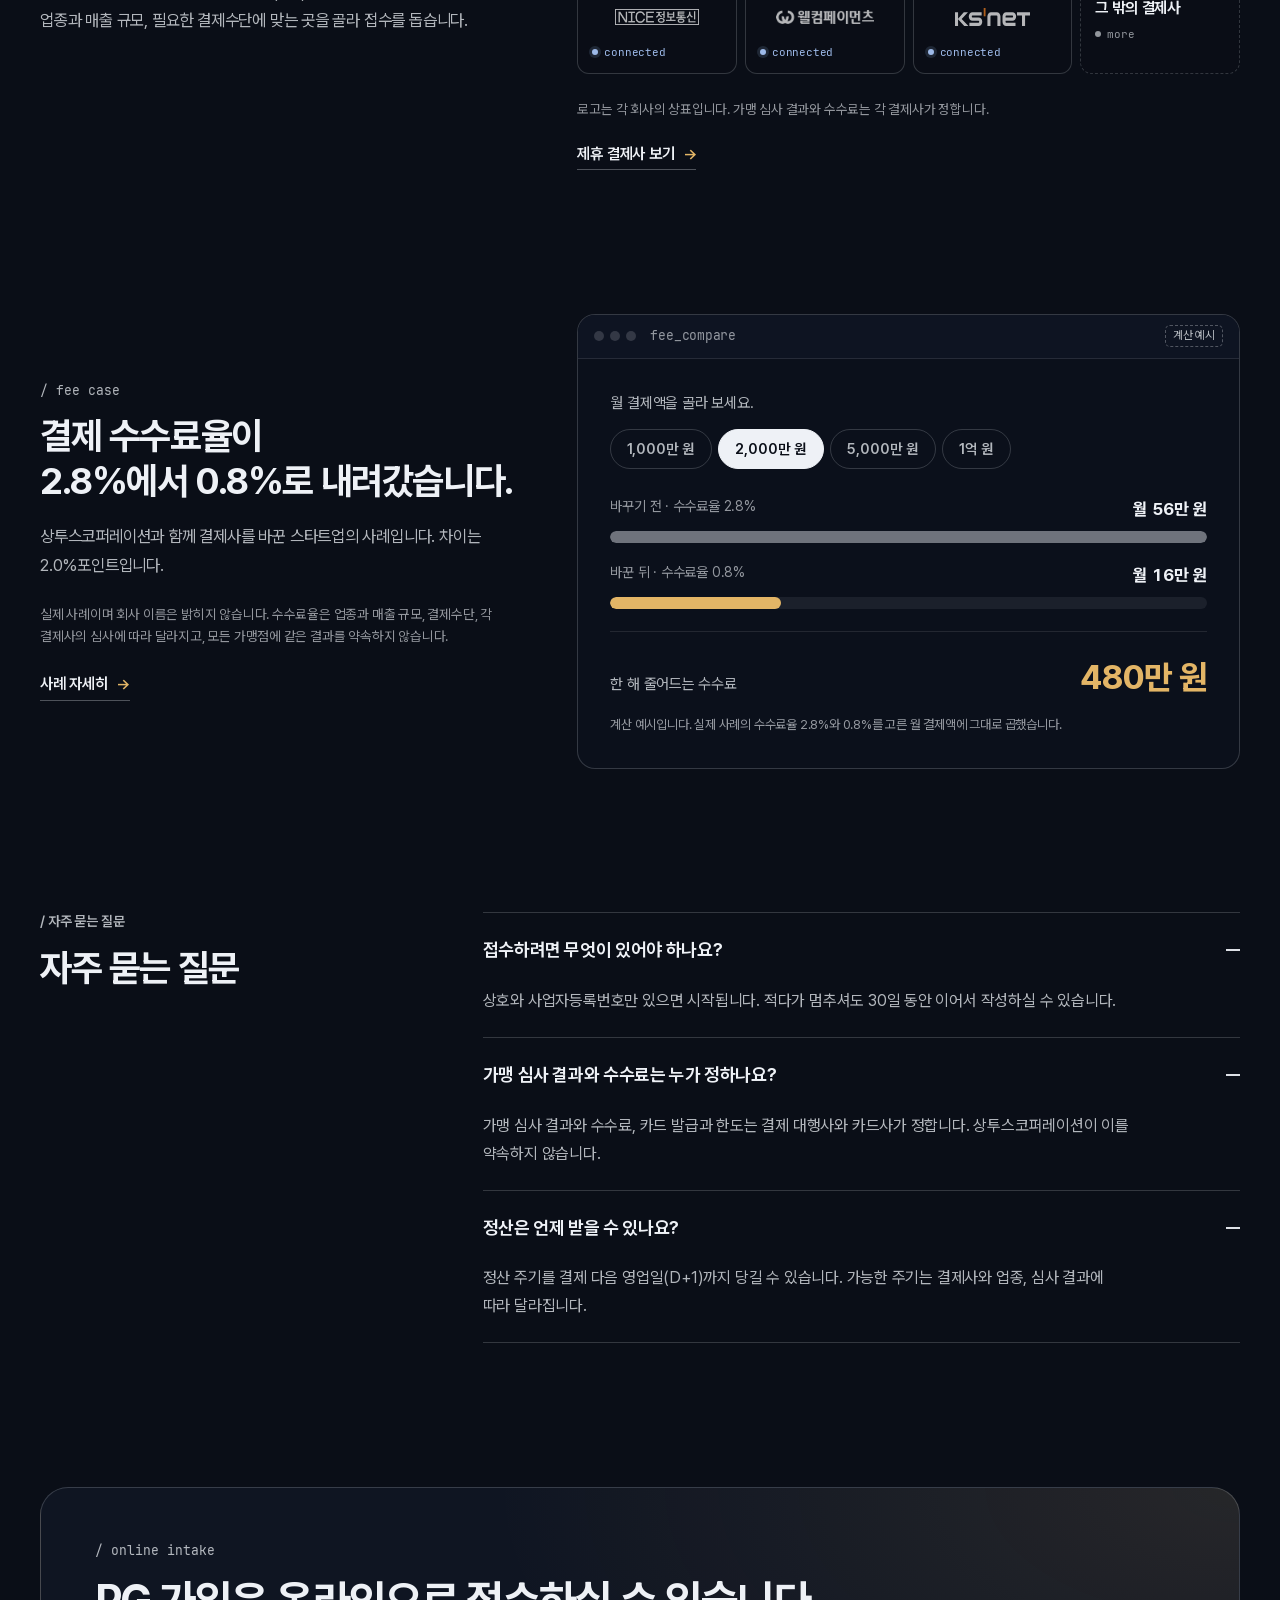
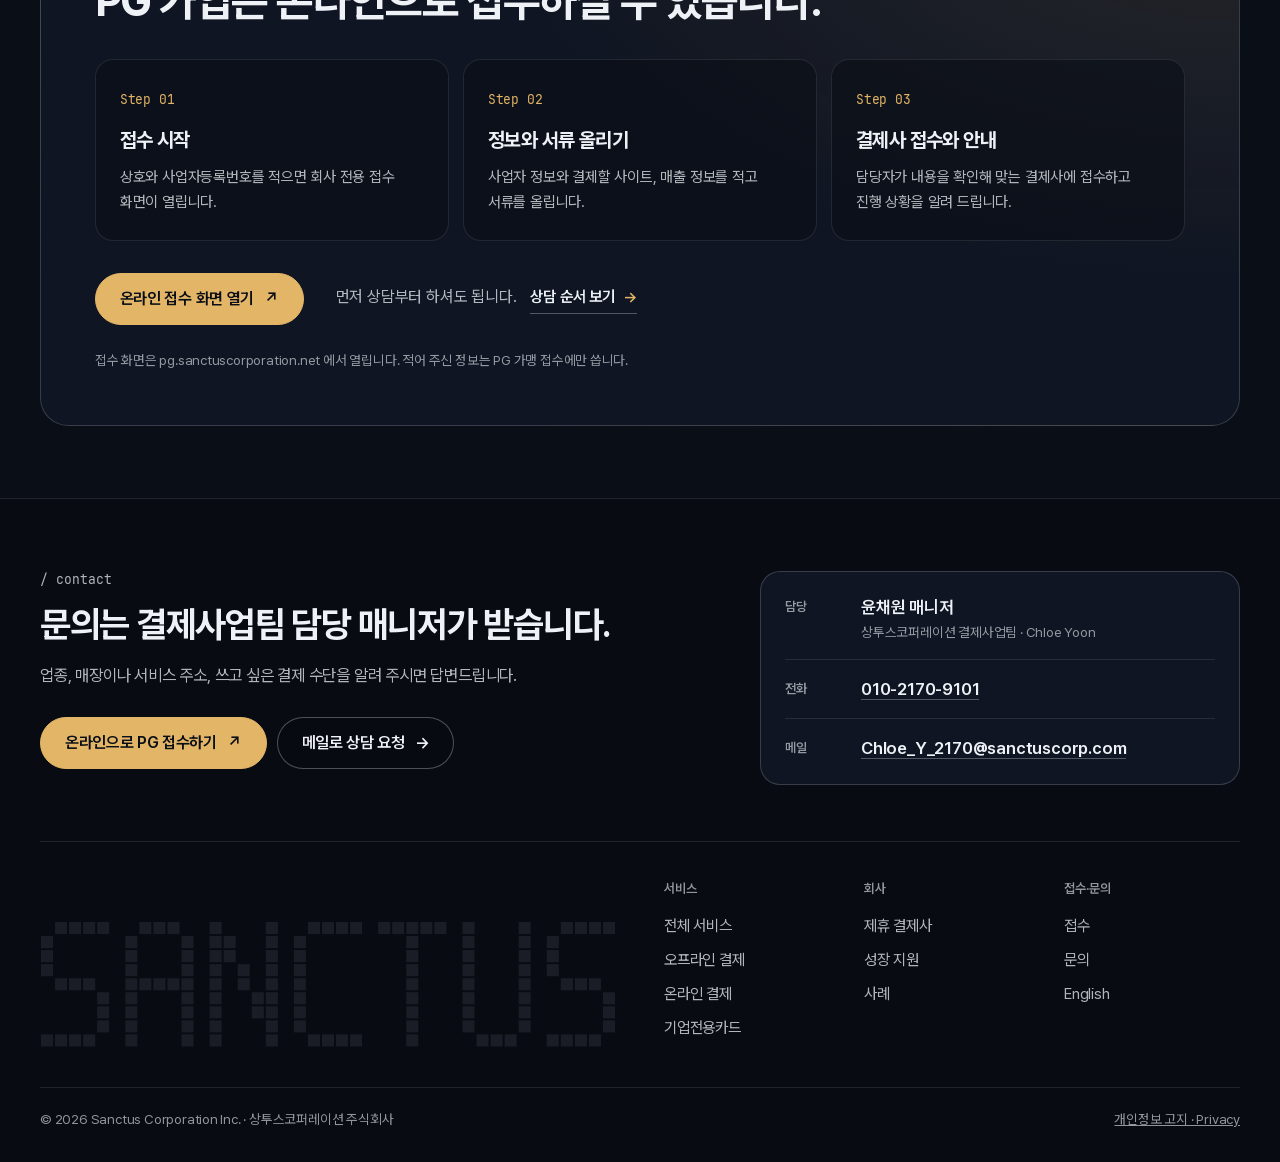
<file: services/offline/index.html>
<!doctype html>
<html lang="ko">
<head>
<meta charset="utf-8">
<script>if(location.protocol==='http:'&&["sanctuscorporation.com", "www.sanctuscorporation.com"].indexOf(location.hostname)>=0)location.replace('https://'+location.host+location.pathname+location.search+location.hash)</script>
<meta name="viewport" content="width=device-width,initial-scale=1,viewport-fit=cover">
<title>오프라인 결제 — 매장 결제 PG·VAN 도입 상담 | 상투스코퍼레이션</title>
<meta name="description" content="업장 상황과 업종에 맞춰 PG와 VAN 가운데 어느 방식이 맞는지 비교해 드립니다. 프랜차이즈는 직영점과 가맹점의 결제·정산 구조를 함께 살펴봅니다.">

<meta name="theme-color" content="#0a0e17">
<link rel="canonical" href="https://www.sanctuscorporation.com/services/offline/">
<link rel="icon" href="../../assets/favicon.svg" type="image/svg+xml">
<link rel="apple-touch-icon" href="../../assets/apple-touch-icon.png">
<meta property="og:type" content="website">
<meta property="og:locale" content="ko_KR">
<meta property="og:site_name" content="Sanctus Corporation">
<meta property="og:title" content="오프라인 결제 — 매장 결제 PG·VAN 도입 상담 | 상투스코퍼레이션">
<meta property="og:description" content="업장 상황과 업종에 맞춰 PG와 VAN 가운데 어느 방식이 맞는지 비교해 드립니다. 프랜차이즈는 직영점과 가맹점의 결제·정산 구조를 함께 살펴봅니다.">
<meta property="og:url" content="https://www.sanctuscorporation.com/services/offline/">
<meta property="og:image" content="https://www.sanctuscorporation.com/assets/og-image.png">
<meta name="twitter:card" content="summary_large_image">
<link rel="preload" href="../../assets/fonts/pretendard-var-ks.woff2" as="font" type="font/woff2" crossorigin>
<link rel="stylesheet" href="../../css/v4.css?v4-20261119c"><link rel="stylesheet" href="../../css/mocks.css?v4-20261119c">
<script>(function(){var d=document.documentElement;d.className='js';if(window.matchMedia&&matchMedia('(prefers-reduced-motion: reduce)').matches)d.className+=' rm';setTimeout(function(){d.classList.add('go')},1600)})()</script>

</head>
<body class="page-sub">
<a class="skip" href="#main">본문으로 건너뛰기</a>
<header class="hd" id="hd" data-mode="sub"><div class="hd-bg" aria-hidden="true"></div><div class="hd-in"><a class="brand" href="../../" aria-label="상투스코퍼레이션 첫 화면"><img src="../../assets/sanctus-corporation-logo.webp" width="320" height="119" alt="Sanctus Corporation"><span class="path">~/corporation</span></a><nav class="mnav" id="mnav" aria-label="주 메뉴"><ul class="mnav-list"><li class="dd" data-dd><button type="button" class="nl dd-btn" aria-expanded="false" aria-controls="dd-services" aria-current="true">서비스<svg class="chev" viewBox="0 0 10 6" aria-hidden="true"><path d="M1 1l4 4 4-4"/></svg></button><div class="dd-panel" id="dd-services"><ul><li><a href="../../services/"><b>전체 서비스</b><span>결제 방식을 정하고, 접수하는 일을 돕습니다.</span></a></li><li><a href="../../services/offline/"><b>오프라인 결제</b><span>매장 결제 PG·VAN 도입 상담</span></a></li><li><a href="../../services/online/"><b>온라인 결제</b><span>온라인 결제 PG 도입 상담</span></a></li><li><a href="../../services/corporate-card/"><b>기업전용카드</b><span>기업전용카드·정기결제 상담</span></a></li></ul></div></li><li><a class="nl" href="../../partners/">제휴 결제사</a></li><li class="dd" data-dd><button type="button" class="nl dd-btn" aria-expanded="false" aria-controls="dd-growth">성장 지원<svg class="chev" viewBox="0 0 10 6" aria-hidden="true"><path d="M1 1l4 4 4-4"/></svg></button><div class="dd-panel" id="dd-growth"><ul><li><a href="../../growth/"><b>성장 지원 전체</b><span>결제에서 끝나지 않습니다. 회사가 크는 일을 함께합니다.</span></a></li><li><a href="../../growth/#tech"><b>기술</b><span>CTO 지원, AX 지원</span></a></li><li><a href="../../growth/#programs"><b>지원사업</b><span>TIPS·LIPS, 정부지원사업 준비</span></a></li><li><a href="../../growth/#investment"><b>투자</b><span>상투스인베스트먼트 투자 검토 연계</span></a></li><li><a href="../../growth/#network"><b>고객과 네트워크</b><span>클라이언트 유치, 포트폴리오·투자사 연결</span></a></li></ul></div></li><li><a class="nl" href="../../cases/">사례</a></li><li><a class="nl" href="../../apply/">접수</a></li><li><a class="nl" href="../../contact/">문의</a></li></ul><a class="nl en" href="../../en/" lang="en" aria-label="English">EN</a></nav><div class="hd-r"><a class="pg" href="https://pg.sanctuscorporation.net/" target="_blank" rel="noopener">PG 접수 <i aria-hidden="true">↗</i></a><button type="button" class="menu-btn" aria-expanded="false" aria-controls="mnav"><span class="mb-ic" aria-hidden="true"><i></i><i></i></span>메뉴</button></div></div></header>
<main id="main">
<section class="sub-hero" id="top" aria-labelledby="hero-h"><div class="wrap sh-grid"><div class="sh-copy"><p class="eyebrow">/ services / offline</p><h1 id="hero-h">매장 결제, <span class="nb">PG·VAN 도입 상담</span></h1><p class="lede">업장 상황과 업종에 맞춰 PG와 VAN 가운데 어느 방식이 맞는지 비교해 드립니다. 프랜차이즈는 직영점과 가맹점의 결제·정산 구조를 함께 살펴봅니다.</p><p class="who"><b>대상</b><span>오프라인 매장, 프랜차이즈 본사</span></p><div class="btns"><a class="btn pri" href="https://pg.sanctuscorporation.net/" target="_blank" rel="noopener">온라인으로 PG 접수하기 <i aria-hidden="true">↗</i></a><a class="btn" href="../../contact/">담당 매니저에게 문의 <i aria-hidden="true">→</i></a></div></div><div class="sh-fig rv anim"><figure class="frame "><div class="mkbox"><div class="mk mk-term" aria-label="매장 카드 단말기 결제 예시 화면"><svg class="tm-dev" viewBox="0 0 168 268" aria-hidden="true"><rect class="paper" x="44" y="2" width="80" height="30" rx="3"/><path class="tear" d="M44 26l6-4 6 4 6-4 6 4 6-4 6 4 6-4 6 4 6-4 6 4 6-4 6 4 6-4"/><rect class="body" x="10" y="18" width="148" height="244" rx="22"/><rect class="slot" x="40" y="22" width="88" height="5" rx="2.5"/><rect class="screen" x="24" y="40" width="120" height="156" rx="12"/><text class="t1" x="84" y="66" text-anchor="middle">결제 금액</text><text class="t2" x="84" y="96" text-anchor="middle">8,500원</text><circle class="ok-ring" cx="84" cy="134" r="17"/><path class="ok-tick" d="M76 134l6 6 11-12"/><text class="t3" x="84" y="178" text-anchor="middle">승인 완료</text><path class="nfc" d="M76 222a10 10 0 0 1 0 14M82 218a16 16 0 0 1 0 22M88 214a22 22 0 0 1 0 30"/><rect class="btn-s" x="30" y="214" width="26" height="10" rx="5"/><rect class="btn-s" x="112" y="214" width="26" height="10" rx="5"/></svg><div class="mk-win tm-log"><div class="mk-bar"><i></i><i></i><i></i><span>매장 결제 / 오늘</span><em class="ex">예시</em></div><ol class="tm-rows"><li style="--i:0"><span class="t">08:42</span><span class="nm">카드 · 일시불</span><span class="am">8,500원</span><span class="st ok">승인</span></li><li style="--i:1"><span class="t">08:37</span><span class="nm">간편결제</span><span class="am">4,500원</span><span class="st ok">승인</span></li><li style="--i:2"><span class="t">08:31</span><span class="nm">카드 · 3개월</span><span class="am">36,000원</span><span class="st ok">승인</span></li><li style="--i:3"><span class="t">08:24</span><span class="nm">카드 · 일시불</span><span class="am">12,000원</span><span class="st ok">승인</span></li></ol></div></div></div><figcaption class="sr">매장 카드 단말기 결제 예시 화면</figcaption></figure></div></div></section>
<nav class="subnav" aria-label="이 쪽 차례"><div class="wrap sn-in"><span class="sn-t">오프라인 결제</span><ul><li><a href="#benefits">한눈에</a></li><li><a href="#unattended">무인 결제</a></li><li><a href="#pgvan">PG·VAN</a></li><li><a href="#installment">할부</a></li><li><a href="#partners">제휴 결제사</a></li><li><a href="#calc">수수료 계산</a></li><li><a href="#faq">자주 묻는 질문</a></li><li><a href="#apply">접수</a></li></ul></div></nav>
<section class="sec benefits" id="benefits" aria-labelledby="benefits-h"><div class="wrap"><h2 class="sr" id="benefits-h">오프라인 결제 한눈에 보기</h2><ul class="bn-grid"><li class="rv" style="--i:0"><span class="bn-ic" aria-hidden="true"><svg viewBox="0 0 24 24"><path d="M4 7h11M11 3l4 4-4 4M20 17H9M13 13l-4 4 4 4"/></svg></span><h3>매장 형태에 맞춘 PG·VAN 비교</h3><p>업장 상황과 업종에 맞춰 PG와 VAN 가운데 어느 방식이 맞는지 비교해 드립니다.</p></li><li class="rv" style="--i:1"><span class="bn-ic" aria-hidden="true"><svg viewBox="0 0 24 24"><path d="M3 9.5 5 4h14l2 5.5M4 9.5V20h16V9.5M3 9.5h18M9 20v-5h6v5"/></svg></span><h3>프랜차이즈 직영점·가맹점 구조</h3><p>직영점은 VAN, 가맹점은 PG처럼 매장 성격에 맞춰 결제 방식을 나누고, 본사가 매장별 매출을 모아 볼 수 있게 결제 구조를 함께 설계합니다.</p></li><li class="rv" style="--i:2"><span class="bn-ic" aria-hidden="true"><svg viewBox="0 0 24 24"><rect x="6" y="2.5" width="12" height="19" rx="2.5"/><rect x="8.5" y="5.5" width="7" height="6" rx="1"/><path d="M9 15h.01M12 15h.01M15 15h.01M9 18h.01M12 18h.01M15 18h.01"/></svg></span><h3>단말기·POS 설치까지</h3><p>유선·무선 단말기, POS, 서명패드와 리더기를 매장 동선에 맞춰 고르고 설치까지 이어 드립니다.</p></li><li class="rv" style="--i:3"><span class="bn-ic" aria-hidden="true"><svg viewBox="0 0 24 24"><rect x="3.5" y="5" width="17" height="15.5" rx="2"/><path d="M3.5 9.5h17M8 3v4M16 3v4M8 14l2.5 2.5L16 12"/></svg></span><h3>빠른 정산 D+1</h3><p>정산 주기를 결제 다음 영업일(D+1)까지 당길 수 있습니다. 가능한 주기는 결제사와 업종, 심사 결과에 따라 달라집니다.</p></li></ul></div></section>
<section class="sec feature" id="unattended" aria-labelledby="unattended-h"><div class="wrap"><div class="fe-grid"><div class="fe-copy"><div class="sec-head tight"><p class="eyebrow ko">/ 무인 결제</p><h2 id="unattended-h">무인 결제 <span class="nb">(키오스크·자판기)</span></h2><p class="lede">주문과 결제를 손님이 직접 하는 키오스크, 자판기와 무인 매장의 결제 장치를 붙입니다. 직원이 적은 시간에도 주문과 결제를 받을 수 있습니다.</p></div></div><div class="fe-fig rv anim"><figure class="frame "><div class="mkbox"><div class="mk mk-ks" aria-label="무인 주문기 결제 예시 화면"><div class="ks-dev"><div class="ks-head"><b>주문하기</b><small>매장 · 포장</small></div><ul class="ks-menu"><li class=on><svg class="ic24 mi" viewBox="0 0 24 24" aria-hidden="true"><path class="f" d="M6 7.5h12l-1.4 12.5H7.4z"/><path class="s" d="M5 5h14v2.5H5zM8.5 12.5h7"/></svg><b>아메리카노</b><small>4,000원</small></li><li class=on><svg class="ic24 mi" viewBox="0 0 24 24" aria-hidden="true"><path class="f" d="M5 7h11v9.5a3.5 3.5 0 0 1-3.5 3.5h-4A3.5 3.5 0 0 1 5 16.5z"/><path class="s" d="M16 9.5h1.5a2.5 2.5 0 0 1 0 5H16M8 3.5v1.5M11 3.5v1.5"/></svg><b>카페 라테</b><small>4,500원</small></li><li><svg class="ic24 mi" viewBox="0 0 24 24" aria-hidden="true"><path class="f" d="M7 4.5h10l-1 15.5H8z"/><path class="s" d="M7.4 9.5h9.2M12 4.5V2.5"/></svg><b>콜드브루</b><small>5,000원</small></li><li><svg class="ic24 mi" viewBox="0 0 24 24" aria-hidden="true"><path class="f" d="M3.5 17.5 20.5 7v10.5z"/><path class="s" d="M3.5 17.5h17M6.5 15.6l13.9-8.5"/></svg><b>샌드위치</b><small>6,500원</small></li><li><svg class="ic24 mi" viewBox="0 0 24 24" aria-hidden="true"><circle class="f" cx="12" cy="12" r="8.5"/><path class="s" d="M9 9.2h.01M14.6 10.4h.01M10.4 14.8h.01M15 15h.01" stroke-linecap="round" stroke-width="2.4"/></svg><b>쿠키</b><small>2,500원</small></li><li><svg class="ic24 mi" viewBox="0 0 24 24" aria-hidden="true"><path class="f" d="M9.5 7.5 10 5h4l.5 2.5 1.5 2.5V20a1 1 0 0 1-1 1H9a1 1 0 0 1-1-1V10z"/><path class="s" d="M10 3h4v2h-4zM8 13h8"/></svg><b>생수</b><small>1,500원</small></li></ul><div class="ks-cart"><span>담은 메뉴 2개</span><b>8,500원</b><span class="mk-btn">결제하기</span></div></div><div class="ks-side"><em class="ex">예시 화면</em><ol class="ks-steps"><li class="ok" style="--i:0">메뉴 고르기</li><li class="ok" style="--i:1">결제 수단 고르기</li><li class="now">카드를 꽂아 주세요</li><li>주문 번호 받기</li></ol><svg class="ks-term" viewBox="0 0 200 236" aria-hidden="true"><rect class="card" x="58" y="4" width="84" height="62" rx="6"/><rect class="chip" x="72" y="16" width="16" height="12" rx="2"/><rect class="body" x="22" y="40" width="156" height="190" rx="16"/><rect class="slot" x="50" y="44" width="100" height="6" rx="3"/><rect class="screen" x="38" y="62" width="124" height="54" rx="6"/><rect class="key" x="40" y="128" width="36" height="18" rx="4"/><rect class="key" x="82" y="128" width="36" height="18" rx="4"/><rect class="key" x="124" y="128" width="36" height="18" rx="4"/><rect class="key" x="40" y="152" width="36" height="18" rx="4"/><rect class="key" x="82" y="152" width="36" height="18" rx="4"/><rect class="key" x="124" y="152" width="36" height="18" rx="4"/><rect class="key" x="40" y="176" width="36" height="18" rx="4"/><rect class="key" x="82" y="176" width="36" height="18" rx="4"/><rect class="key" x="124" y="176" width="36" height="18" rx="4"/><rect class="key" x="40" y="200" width="36" height="18" rx="4"/><rect class="key" x="82" y="200" width="36" height="18" rx="4"/><rect class="key ok" x="124" y="200" width="36" height="18" rx="4"/><text class="t2" x="100" y="99" text-anchor="middle">8,500원</text></svg></div></div></div><figcaption class="sr">무인 주문기 결제 예시 화면</figcaption></figure></div></div></div></section>
<section class="sec compare" id="pgvan" aria-labelledby="pgvan-h"><div class="wrap"><div class="sec-head"><p class="eyebrow">/ PG·VAN</p><h2 id="pgvan-h">카드 결제는 매장과 서비스의 형태에 따라 <span class="nb">PG 또는 VAN 방식으로 받습니다.</span></h2><p class="lede">어느 방식이 맞는지 비교해 안내하고, 결제 대행사 접수에 필요한 자료를 함께 준비합니다.</p></div><div class="cmp-fig rv anim"><figure class="frame bare"><div class="mkbox"><div class="mk mk-pv" aria-label="매장 단말기에서 VAN 방식과 PG 방식으로 결제가 이어지는 길을 견준 그림"><div class="pv-lane" style="--i:0"><p class="pv-h">VAN 방식</p><ol class="pv-flow"><li><b>매장 단말기</b><small>카드 결제</small></li><li class="mid"><b>VAN</b><small>단말기와 카드사를 잇는 망</small></li><li><b>카드사</b><small>승인</small></li></ol></div><div class="pv-lane" style="--i:1"><p class="pv-h">PG 방식</p><ol class="pv-flow"><li><b>매장 단말기</b><small>카드 결제</small></li><li class="mid"><b>PG 결제사</b><small>결제 대행사</small></li><li><b>카드사</b><small>승인</small></li></ol></div></div></div><figcaption class="sr">매장 단말기에서 VAN 방식과 PG 방식으로 결제가 이어지는 길을 견준 그림</figcaption></figure></div><div class="cmp-grid"><article class="cmp-card rv" style="--i:0"><p class="tag">PG</p><h3>매장에서 쓰는 PG</h3><p>매장 단말기에서도 PG 방식으로 결제를 받을 수 있습니다. 장기 할부가 필요한 업종이나 본사가 가맹점 정산을 맡는 구조에서 VAN 과 견주어 고릅니다.</p></article><article class="cmp-card rv" style="--i:1"><p class="tag">VAN</p><h3>VAN 연결</h3><p>매장 단말기와 카드사를 잇는 VAN 을 연결합니다. 카드사와 직접 맺은 수수료로 결제를 받는 일반 매장에 맞습니다.</p></article></div></div></section>
<section class="sec feature" id="installment" aria-labelledby="installment-h"><div class="wrap"><div class="fe-grid rev"><div class="fe-copy"><div class="sec-head tight"><p class="eyebrow ko">/ 할부</p><h2 id="installment-h">할부와 무이자 할부</h2><p class="lede">카드 할부 결제를 받고, 카드사 행사나 가맹점 부담으로 무이자 할부를 열 수 있습니다. 고가 상품과 병원·교육처럼 금액이 큰 결제에서 구매를 돕습니다.</p></div></div><div class="fe-fig rv anim"><figure class="frame "><div class="mkbox"><div class="mk mk-inst" aria-label="카드 할부 선택 예시 화면"><div class="mk-win"><div class="mk-bar"><i></i><i></i><i></i><span>결제 / 할부 선택</span><em class="ex">예시 화면</em></div><div class="in-in"><div class="in-sum"><div><small>상품 금액</small><b>1,200,000원</b></div><span class="in-card">카드 결제</span></div><p class="mk-h">할부 개월</p><div class="in-chips"><span>일시불</span><span>2개월</span><span>3개월</span><span>6개월</span><span class="on">12개월</span></div><div class="in-plan"><div class="in-row"><span>월 납입 예시</span><b>100,000원</b></div><div class="in-bars" aria-hidden="true"><i style="--i:0"></i><i style="--i:1"></i><i style="--i:2"></i><i style="--i:3"></i><i style="--i:4"></i><i style="--i:5"></i><i style="--i:6"></i><i style="--i:7"></i><i style="--i:8"></i><i style="--i:9"></i><i style="--i:10"></i><i style="--i:11"></i></div><div class="in-axis"><span>1회차</span><span>12회차</span></div></div><span class="mk-btn">1,200,000원 할부 결제</span></div></div></div></div><figcaption class="sr">카드 할부 선택 예시 화면</figcaption></figure></div></div></div></section>
<section class="sec partners-row" id="partners" aria-labelledby="partners-h"><div class="wrap"><div class="pr-grid"><div class="sec-head tight"><p class="eyebrow">/ partner network</p><h2 id="partners-h">어느 곳이 맞는지 <span class="nb">비교해 드립니다.</span></h2><p class="lede">상투스코퍼레이션은 아래 결제 대행사(PG)·VAN사와 제휴하고 있습니다. 업종과 매출 규모, 필요한 결제수단에 맞는 곳을 골라 접수를 돕습니다.</p></div><div class="pr-list"><ul class="pr rv"><li style="--i:0"><div class="lg"><img src="../../assets/partners/kcp.png" alt="NHN KCP" width="600" height="108" decoding="async" style="--k:1.005"></div><span>connected</span></li><li style="--i:1"><div class="lg"><img class="wm" src="../../assets/partners/kpn.png" alt="한국결제네트웍스(KPN)" width="566" height="98" decoding="async" style="--k:1.025"></div><span>connected</span></li><li style="--i:2"><div class="lg"><img class="wm" src="../../assets/partners/kis.svg" alt="KIS정보통신" width="200" height="28" decoding="async" style="--k:1.15"></div><span>connected</span></li><li style="--i:3"><div class="lg"><img class="wm" src="../../assets/partners/kovan.png" alt="코밴(KOVAN)" width="100" height="30" decoding="async" style="--k:0.778;--mw:100px"></div><span>connected</span></li><li style="--i:4"><div class="lg"><img src="../../assets/partners/nice.png" alt="NICE정보통신" width="600" height="108" decoding="async" style="--k:1.005"></div><span>connected</span></li><li style="--i:5"><div class="lg"><img class="wm" src="../../assets/partners/welcome.png" alt="웰컴페이먼츠" width="488" height="66" decoding="async" style="--k:1.159"></div><span>connected</span></li><li style="--i:6"><div class="lg"><img src="../../assets/partners/ksnet.svg" alt="KSNET" width="94" height="21" decoding="async" style="--k:0.895"></div><span>connected</span></li><li class="etc" style="--i:7"><b>그 밖의 결제사</b><span>more</span></li></ul><p class="fine">로고는 각 회사의 상표입니다. 가맹 심사 결과와 수수료는 각 결제사가 정합니다.</p><a class="more" href="../../partners/">제휴 결제사 보기 <i aria-hidden="true">→</i></a></div></div></div></section>
<section class="sec calc-sec" id="calc" aria-labelledby="calc-h"><div class="wrap"><div class="calc-grid"><div><div class="sec-head tight"><p class="eyebrow">/ fee case</p><h2 id="calc-h">결제 수수료율이 <span class="nb">2.8%에서 0.8%로</span> 내려갔습니다.</h2><p class="lede">상투스코퍼레이션과 함께 결제사를 바꾼 스타트업의 사례입니다. 차이는 2.0%포인트입니다.</p></div><p class="fine">실제 사례이며 회사 이름은 밝히지 않습니다. 수수료율은 업종과 매출 규모, 결제수단, 각 결제사의 심사에 따라 달라지고, 모든 가맹점에 같은 결과를 약속하지 않습니다.</p><a class="more" href="../../cases/">사례 자세히 <i aria-hidden="true">→</i></a></div><div class="rv anim"><div class="calc" data-calc><div class="calc-bar"><span class="dots" aria-hidden="true"><i></i><i></i><i></i></span><span class="fn">fee_compare</span><em class="ex">계산 예시</em></div><div class="calc-body"><p class="calc-q">월 결제액을 골라 보세요.</p><div class="seg" role="group" aria-label="월 결제액"><button type="button" data-v="1000" aria-pressed="false">1,000만 원</button><button type="button" data-v="2000" aria-pressed="true">2,000만 원</button><button type="button" data-v="5000" aria-pressed="false">5,000만 원</button><button type="button" data-v="10000" aria-pressed="false">1억 원</button></div><div class="bar-row"><span class="lb">바꾸기 전 · 수수료율 2.8%</span><b data-c="was">월 56만 원</b><div class="bar was"><i style="--w:100%"></i></div></div><div class="bar-row"><span class="lb">바꾼 뒤 · 수수료율 0.8%</span><b data-c="now">월 16만 원</b><div class="bar now"><i style="--w:28.6%"></i></div></div><p class="calc-sum" aria-live="polite"><span>한 해 줄어드는 수수료</span><b data-c="year">480만 원</b></p><p class="calc-note">계산 예시입니다. 실제 사례의 수수료율 2.8%와 0.8%를 고른 월 결제액에 그대로 곱했습니다.</p></div></div></div></div></div></section>
<section class="sec faq" id="faq" aria-labelledby="faq-h"><div class="wrap"><div class="faq-grid"><div class="sec-head tight"><p class="eyebrow ko">/ 자주 묻는 질문</p><h2 id="faq-h">자주 묻는 질문</h2></div><div class="qa-list"><details class="qa" open><summary><span>접수하려면 무엇이 있어야 하나요?</span><i aria-hidden="true"></i></summary><div class="qa-a"><p>상호와 사업자등록번호만 있으면 시작됩니다. 적다가 멈추셔도 30일 동안 이어서 작성하실 수 있습니다.</p></div></details><details class="qa" open><summary><span>가맹 심사 결과와 수수료는 누가 정하나요?</span><i aria-hidden="true"></i></summary><div class="qa-a"><p>가맹 심사 결과와 수수료, 카드 발급과 한도는 결제 대행사와 카드사가 정합니다. 상투스코퍼레이션이 이를 약속하지 않습니다.</p></div></details><details class="qa" open><summary><span>정산은 언제 받을 수 있나요?</span><i aria-hidden="true"></i></summary><div class="qa-a"><p>정산 주기를 결제 다음 영업일(D+1)까지 당길 수 있습니다. 가능한 주기는 결제사와 업종, 심사 결과에 따라 달라집니다.</p></div></details></div></div></div></section>
<section class="sec cta" id="apply" aria-labelledby="apply-h"><div class="wrap"><div class="cta-box"><div class="sec-head"><p class="eyebrow">/ online intake</p><h2 id="apply-h">PG 가입은 온라인으로 접수하실 수 있습니다.</h2></div><ol class="steps"><li class="rv" style="--i:0"><span class="no">Step 01</span><h3>접수 시작</h3><p>상호와 사업자등록번호를 적으면 회사 전용 접수 화면이 열립니다.</p></li><li class="rv" style="--i:1"><span class="no">Step 02</span><h3>정보와 서류 올리기</h3><p>사업자 정보와 결제할 사이트, 매출 정보를 적고 서류를 올립니다.</p></li><li class="rv" style="--i:2"><span class="no">Step 03</span><h3>결제사 접수와 안내</h3><p>담당자가 내용을 확인해 맞는 결제사에 접수하고 진행 상황을 알려 드립니다.</p></li></ol><div class="cta-row"><div class="btns"><a class="btn pri" href="https://pg.sanctuscorporation.net/" target="_blank" rel="noopener">온라인 접수 화면 열기 <i aria-hidden="true">↗</i></a></div><p class="cta-side"><span>먼저 상담부터 하셔도 됩니다.</span> <a class="more" href="../../apply/">상담 순서 보기 <i aria-hidden="true">→</i></a></p></div><p class="fine">접수 화면은 pg.sanctuscorporation.net 에서 열립니다. 적어 주신 정보는 PG 가맹 접수에만 씁니다.</p></div></div></section>
</main>
<footer class="ft" id="contact-foot" aria-labelledby="ft-h"><div class="wrap"><div class="ft-top"><div class="ft-copy"><p class="eyebrow">/ contact</p><h2 id="ft-h">문의는 결제사업팀 담당 매니저가 받습니다.</h2><p class="lede">업종, 매장이나 서비스 주소, 쓰고 싶은 결제 수단을 알려 주시면 답변드립니다.</p><div class="btns"><a class="btn pri" href="https://pg.sanctuscorporation.net/" target="_blank" rel="noopener">온라인으로 PG 접수하기 <i aria-hidden="true">↗</i></a><a class="btn" href="mailto:Chloe_Y_2170@sanctuscorp.com?subject=%EA%B2%B0%EC%A0%9C%20%EC%83%81%EB%8B%B4%20%EC%9A%94%EC%B2%AD">메일로 상담 요청 <i aria-hidden="true">→</i></a></div></div><dl class="who"><div><dt>담당</dt><dd>윤채원 매니저<small>상투스코퍼레이션 결제사업팀 · Chloe Yoon</small></dd></div><div><dt>전화</dt><dd><a href="tel:01021709101">010-2170-9101</a></dd></div><div><dt>메일</dt><dd><a href="mailto:Chloe_Y_2170@sanctuscorp.com">Chloe_Y_2170@<wbr>sanctuscorp.com</a></dd></div></dl></div><div class="ft-mid"><svg class="pix ft-pix" viewBox="0 0 41 9" preserveAspectRatio="xMinYMax meet" aria-hidden="true" focusable="false"><rect x="1.07" y="0.07" width=".86" height=".86"/><rect x="2.07" y="0.07" width=".86" height=".86"/><rect x="3.07" y="0.07" width=".86" height=".86"/><rect x="4.07" y="0.07" width=".86" height=".86"/><rect x="0.07" y="1.07" width=".86" height=".86"/><rect x="0.07" y="2.07" width=".86" height=".86"/><rect x="0.07" y="3.07" width=".86" height=".86"/><rect x="1.07" y="4.07" width=".86" height=".86"/><rect x="2.07" y="4.07" width=".86" height=".86"/><rect x="3.07" y="4.07" width=".86" height=".86"/><rect x="4.07" y="5.07" width=".86" height=".86"/><rect x="4.07" y="6.07" width=".86" height=".86"/><rect x="4.07" y="7.07" width=".86" height=".86"/><rect x="0.07" y="8.07" width=".86" height=".86"/><rect x="1.07" y="8.07" width=".86" height=".86"/><rect x="2.07" y="8.07" width=".86" height=".86"/><rect x="3.07" y="8.07" width=".86" height=".86"/><rect x="7.07" y="0.07" width=".86" height=".86"/><rect x="8.07" y="0.07" width=".86" height=".86"/><rect x="9.07" y="0.07" width=".86" height=".86"/><rect x="6.07" y="1.07" width=".86" height=".86"/><rect x="10.07" y="1.07" width=".86" height=".86"/><rect x="6.07" y="2.07" width=".86" height=".86"/><rect x="10.07" y="2.07" width=".86" height=".86"/><rect x="6.07" y="3.07" width=".86" height=".86"/><rect x="10.07" y="3.07" width=".86" height=".86"/><rect x="6.07" y="4.07" width=".86" height=".86"/><rect x="7.07" y="4.07" width=".86" height=".86"/><rect x="8.07" y="4.07" width=".86" height=".86"/><rect x="9.07" y="4.07" width=".86" height=".86"/><rect x="10.07" y="4.07" width=".86" height=".86"/><rect x="6.07" y="5.07" width=".86" height=".86"/><rect x="10.07" y="5.07" width=".86" height=".86"/><rect x="6.07" y="6.07" width=".86" height=".86"/><rect x="10.07" y="6.07" width=".86" height=".86"/><rect x="6.07" y="7.07" width=".86" height=".86"/><rect x="10.07" y="7.07" width=".86" height=".86"/><rect x="6.07" y="8.07" width=".86" height=".86"/><rect x="10.07" y="8.07" width=".86" height=".86"/><rect x="12.07" y="0.07" width=".86" height=".86"/><rect x="16.07" y="0.07" width=".86" height=".86"/><rect x="12.07" y="1.07" width=".86" height=".86"/><rect x="13.07" y="1.07" width=".86" height=".86"/><rect x="16.07" y="1.07" width=".86" height=".86"/><rect x="12.07" y="2.07" width=".86" height=".86"/><rect x="13.07" y="2.07" width=".86" height=".86"/><rect x="16.07" y="2.07" width=".86" height=".86"/><rect x="12.07" y="3.07" width=".86" height=".86"/><rect x="14.07" y="3.07" width=".86" height=".86"/><rect x="16.07" y="3.07" width=".86" height=".86"/><rect x="12.07" y="4.07" width=".86" height=".86"/><rect x="14.07" y="4.07" width=".86" height=".86"/><rect x="16.07" y="4.07" width=".86" height=".86"/><rect x="12.07" y="5.07" width=".86" height=".86"/><rect x="15.07" y="5.07" width=".86" height=".86"/><rect x="16.07" y="5.07" width=".86" height=".86"/><rect x="12.07" y="6.07" width=".86" height=".86"/><rect x="15.07" y="6.07" width=".86" height=".86"/><rect x="16.07" y="6.07" width=".86" height=".86"/><rect x="12.07" y="7.07" width=".86" height=".86"/><rect x="16.07" y="7.07" width=".86" height=".86"/><rect x="12.07" y="8.07" width=".86" height=".86"/><rect x="16.07" y="8.07" width=".86" height=".86"/><rect x="19.07" y="0.07" width=".86" height=".86"/><rect x="20.07" y="0.07" width=".86" height=".86"/><rect x="21.07" y="0.07" width=".86" height=".86"/><rect x="22.07" y="0.07" width=".86" height=".86"/><rect x="18.07" y="1.07" width=".86" height=".86"/><rect x="18.07" y="2.07" width=".86" height=".86"/><rect x="18.07" y="3.07" width=".86" height=".86"/><rect x="18.07" y="4.07" width=".86" height=".86"/><rect x="18.07" y="5.07" width=".86" height=".86"/><rect x="18.07" y="6.07" width=".86" height=".86"/><rect x="18.07" y="7.07" width=".86" height=".86"/><rect x="19.07" y="8.07" width=".86" height=".86"/><rect x="20.07" y="8.07" width=".86" height=".86"/><rect x="21.07" y="8.07" width=".86" height=".86"/><rect x="22.07" y="8.07" width=".86" height=".86"/><rect x="24.07" y="0.07" width=".86" height=".86"/><rect x="25.07" y="0.07" width=".86" height=".86"/><rect x="26.07" y="0.07" width=".86" height=".86"/><rect x="27.07" y="0.07" width=".86" height=".86"/><rect x="28.07" y="0.07" width=".86" height=".86"/><rect x="26.07" y="1.07" width=".86" height=".86"/><rect x="26.07" y="2.07" width=".86" height=".86"/><rect x="26.07" y="3.07" width=".86" height=".86"/><rect x="26.07" y="4.07" width=".86" height=".86"/><rect x="26.07" y="5.07" width=".86" height=".86"/><rect x="26.07" y="6.07" width=".86" height=".86"/><rect x="26.07" y="7.07" width=".86" height=".86"/><rect x="26.07" y="8.07" width=".86" height=".86"/><rect x="30.07" y="0.07" width=".86" height=".86"/><rect x="34.07" y="0.07" width=".86" height=".86"/><rect x="30.07" y="1.07" width=".86" height=".86"/><rect x="34.07" y="1.07" width=".86" height=".86"/><rect x="30.07" y="2.07" width=".86" height=".86"/><rect x="34.07" y="2.07" width=".86" height=".86"/><rect x="30.07" y="3.07" width=".86" height=".86"/><rect x="34.07" y="3.07" width=".86" height=".86"/><rect x="30.07" y="4.07" width=".86" height=".86"/><rect x="34.07" y="4.07" width=".86" height=".86"/><rect x="30.07" y="5.07" width=".86" height=".86"/><rect x="34.07" y="5.07" width=".86" height=".86"/><rect x="30.07" y="6.07" width=".86" height=".86"/><rect x="34.07" y="6.07" width=".86" height=".86"/><rect x="30.07" y="7.07" width=".86" height=".86"/><rect x="34.07" y="7.07" width=".86" height=".86"/><rect x="31.07" y="8.07" width=".86" height=".86"/><rect x="32.07" y="8.07" width=".86" height=".86"/><rect x="33.07" y="8.07" width=".86" height=".86"/><rect x="37.07" y="0.07" width=".86" height=".86"/><rect x="38.07" y="0.07" width=".86" height=".86"/><rect x="39.07" y="0.07" width=".86" height=".86"/><rect x="40.07" y="0.07" width=".86" height=".86"/><rect x="36.07" y="1.07" width=".86" height=".86"/><rect x="36.07" y="2.07" width=".86" height=".86"/><rect x="36.07" y="3.07" width=".86" height=".86"/><rect x="37.07" y="4.07" width=".86" height=".86"/><rect x="38.07" y="4.07" width=".86" height=".86"/><rect x="39.07" y="4.07" width=".86" height=".86"/><rect x="40.07" y="5.07" width=".86" height=".86"/><rect x="40.07" y="6.07" width=".86" height=".86"/><rect x="40.07" y="7.07" width=".86" height=".86"/><rect x="36.07" y="8.07" width=".86" height=".86"/><rect x="37.07" y="8.07" width=".86" height=".86"/><rect x="38.07" y="8.07" width=".86" height=".86"/><rect x="39.07" y="8.07" width=".86" height=".86"/></svg><div class="ft-map"><div><p class="fm-h">서비스</p><ul><li><a href="../../services/">전체 서비스</a></li><li><a href="../../services/offline/">오프라인 결제</a></li><li><a href="../../services/online/">온라인 결제</a></li><li><a href="../../services/corporate-card/">기업전용카드</a></li></ul></div><div><p class="fm-h">회사</p><ul><li><a href="../../partners/">제휴 결제사</a></li><li><a href="../../growth/">성장 지원</a></li><li><a href="../../cases/">사례</a></li></ul></div><div><p class="fm-h">접수·문의</p><ul><li><a href="../../apply/">접수</a></li><li><a href="../../contact/">문의</a></li><li><a href="../../en/" lang="en">English</a></li></ul></div></div></div><div class="ft-end"><span>© 2026 Sanctus Corporation Inc. · 상투스코퍼레이션 주식회사</span><a href="../../privacy.html">개인정보 고지 · Privacy</a></div></div></footer>
<script src="../../js/v4.js?v4-20261119c" defer></script>
</body>
</html>
</file>
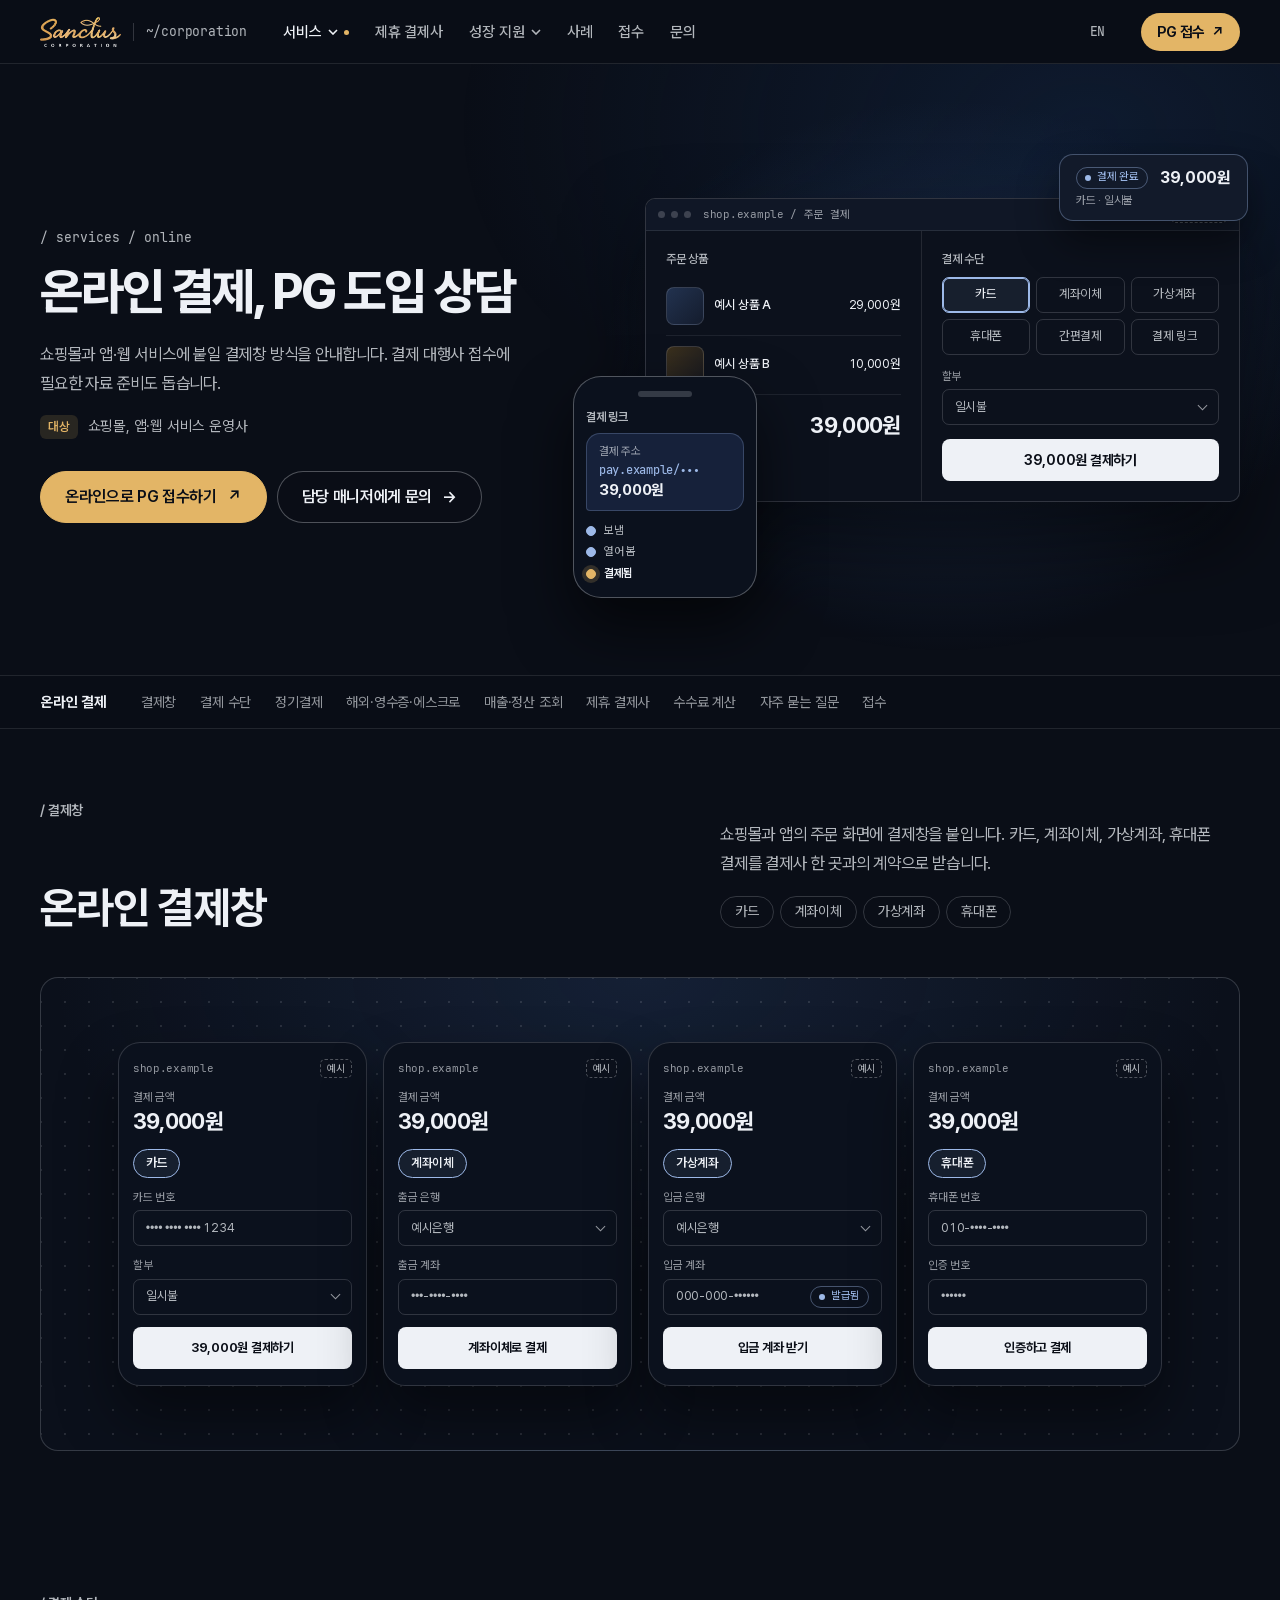
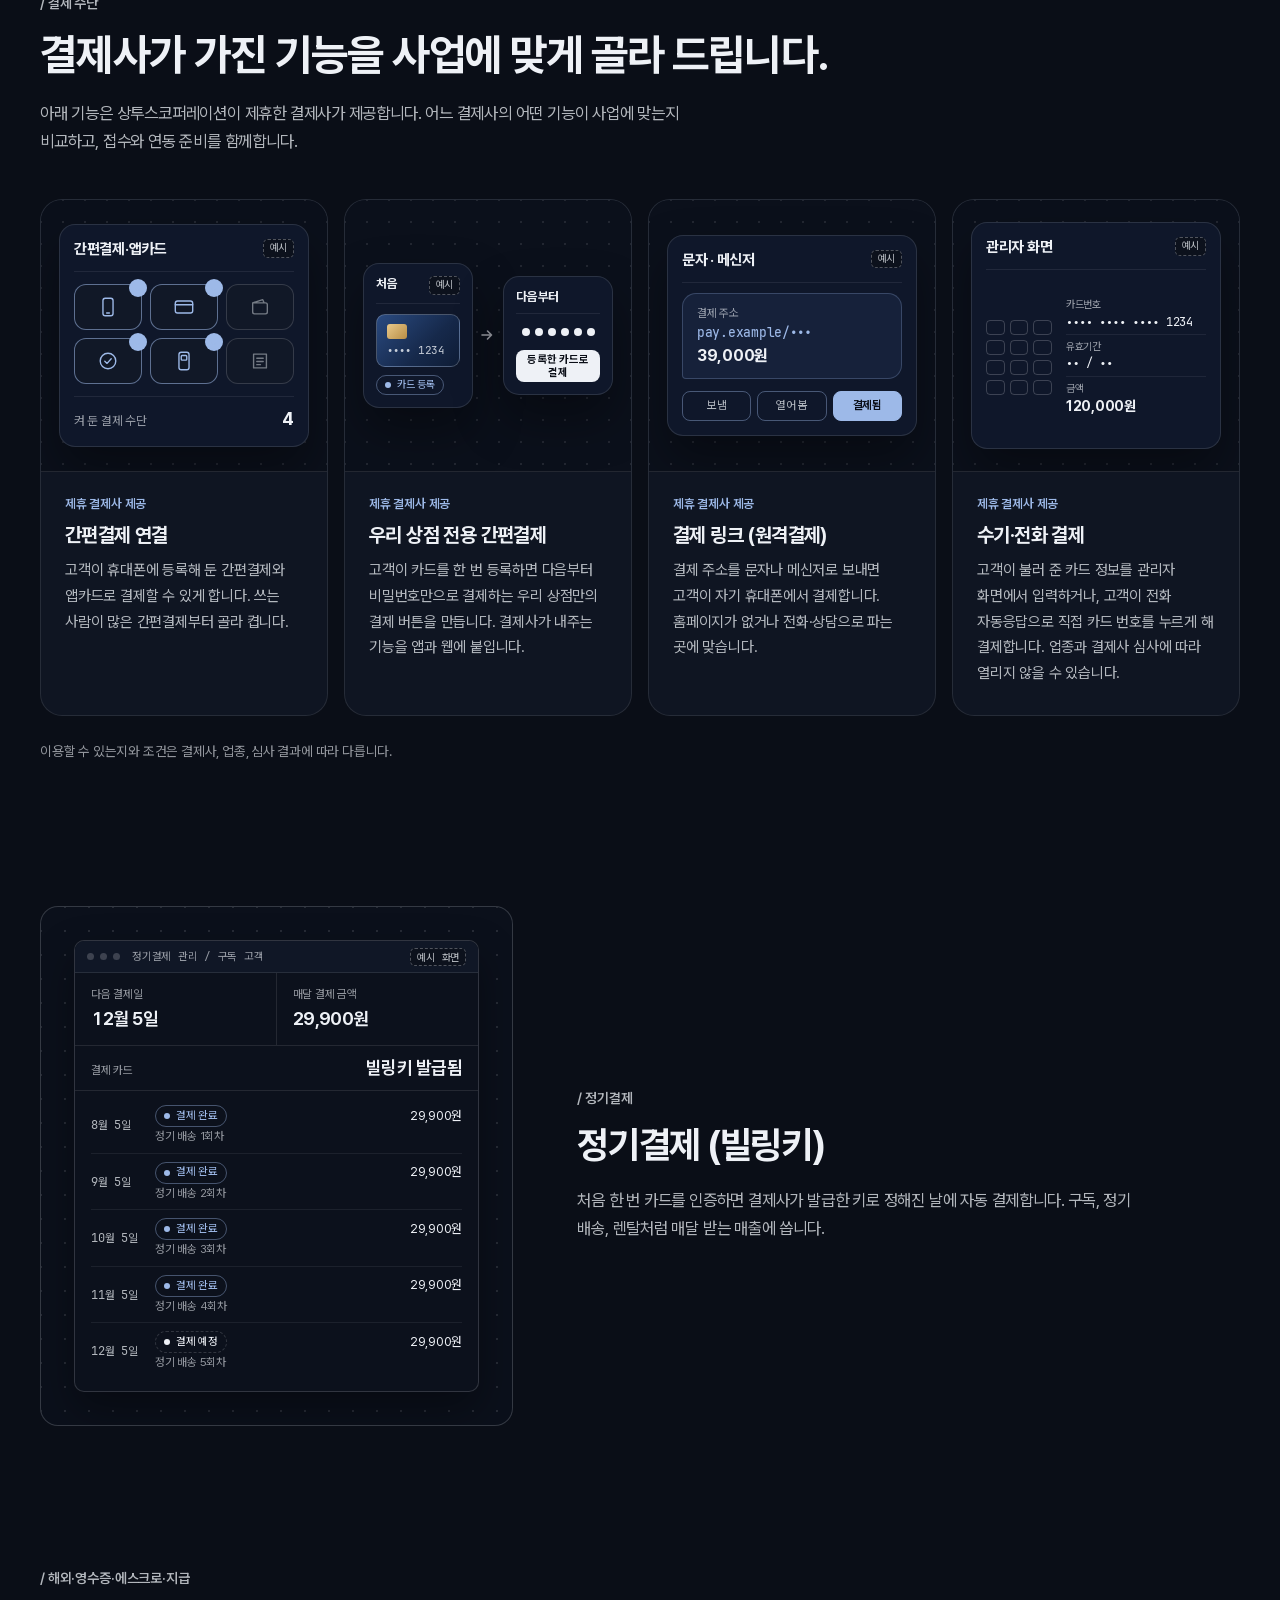
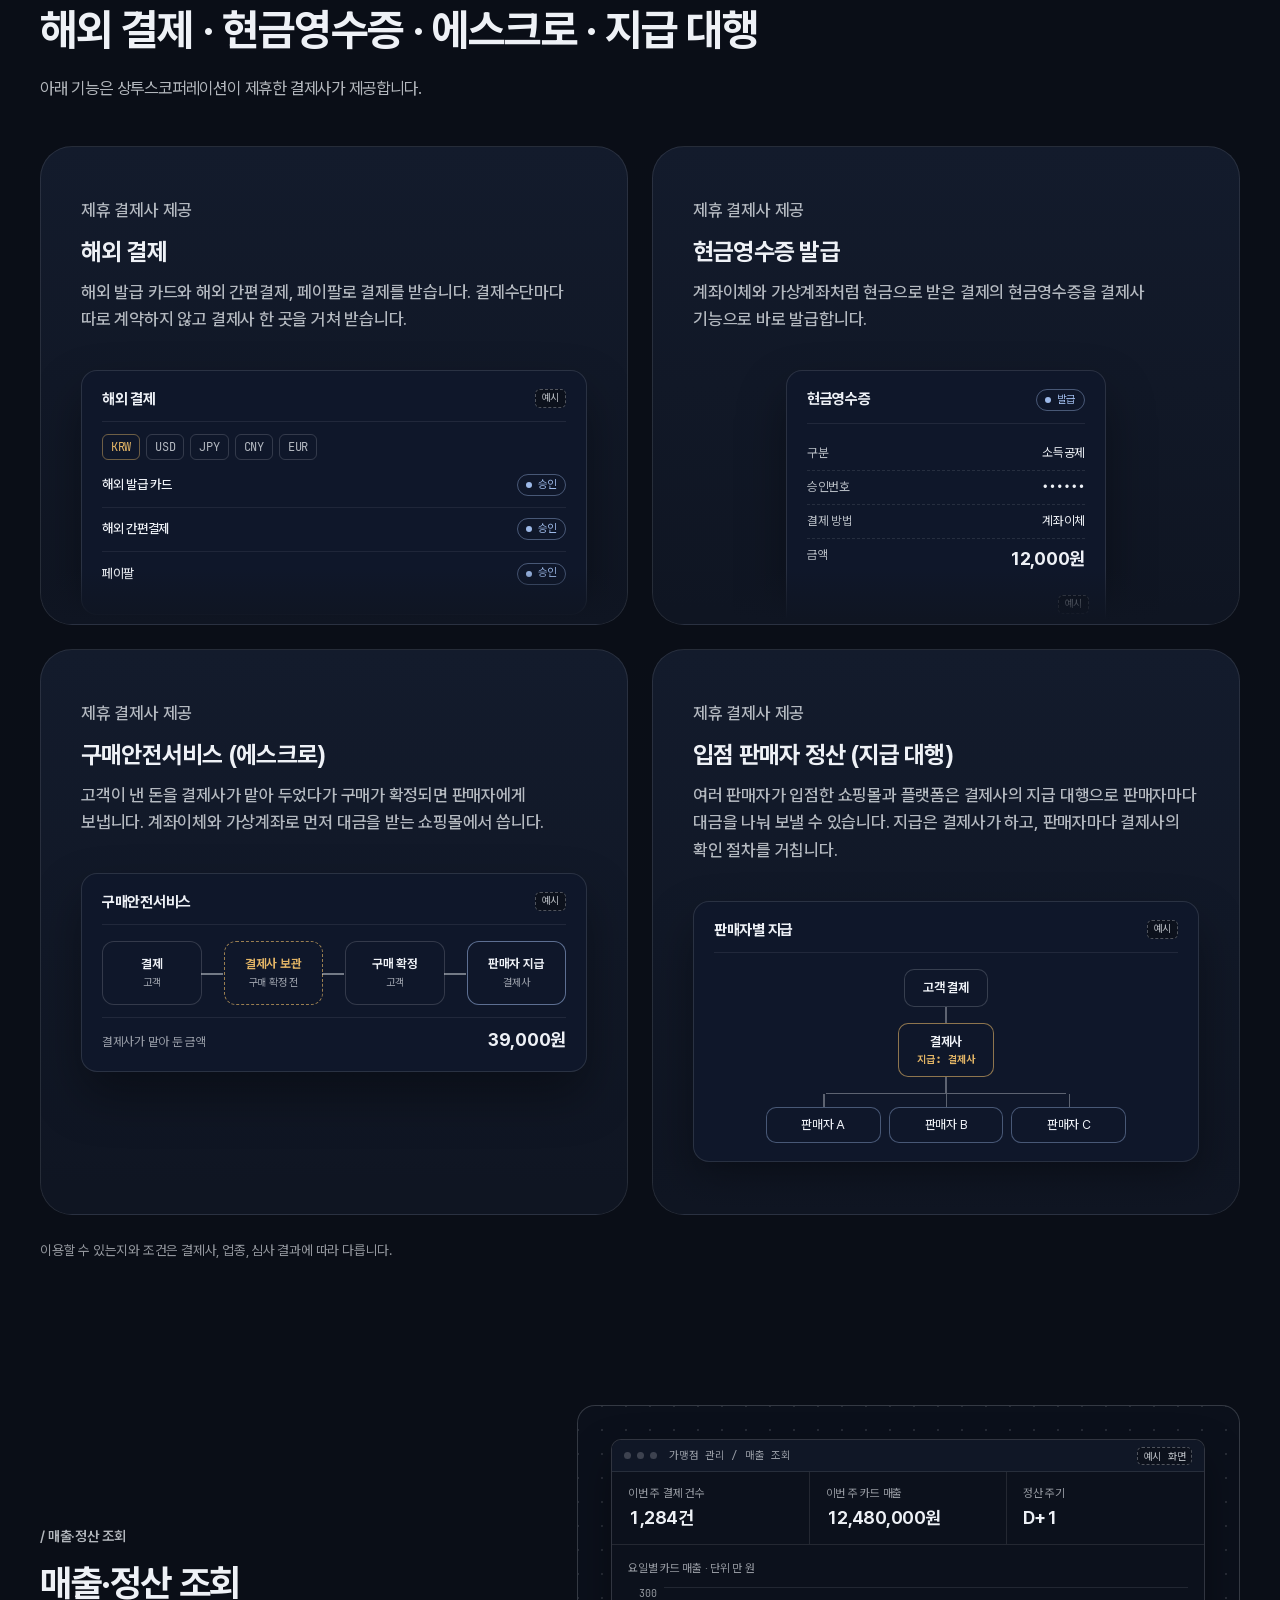
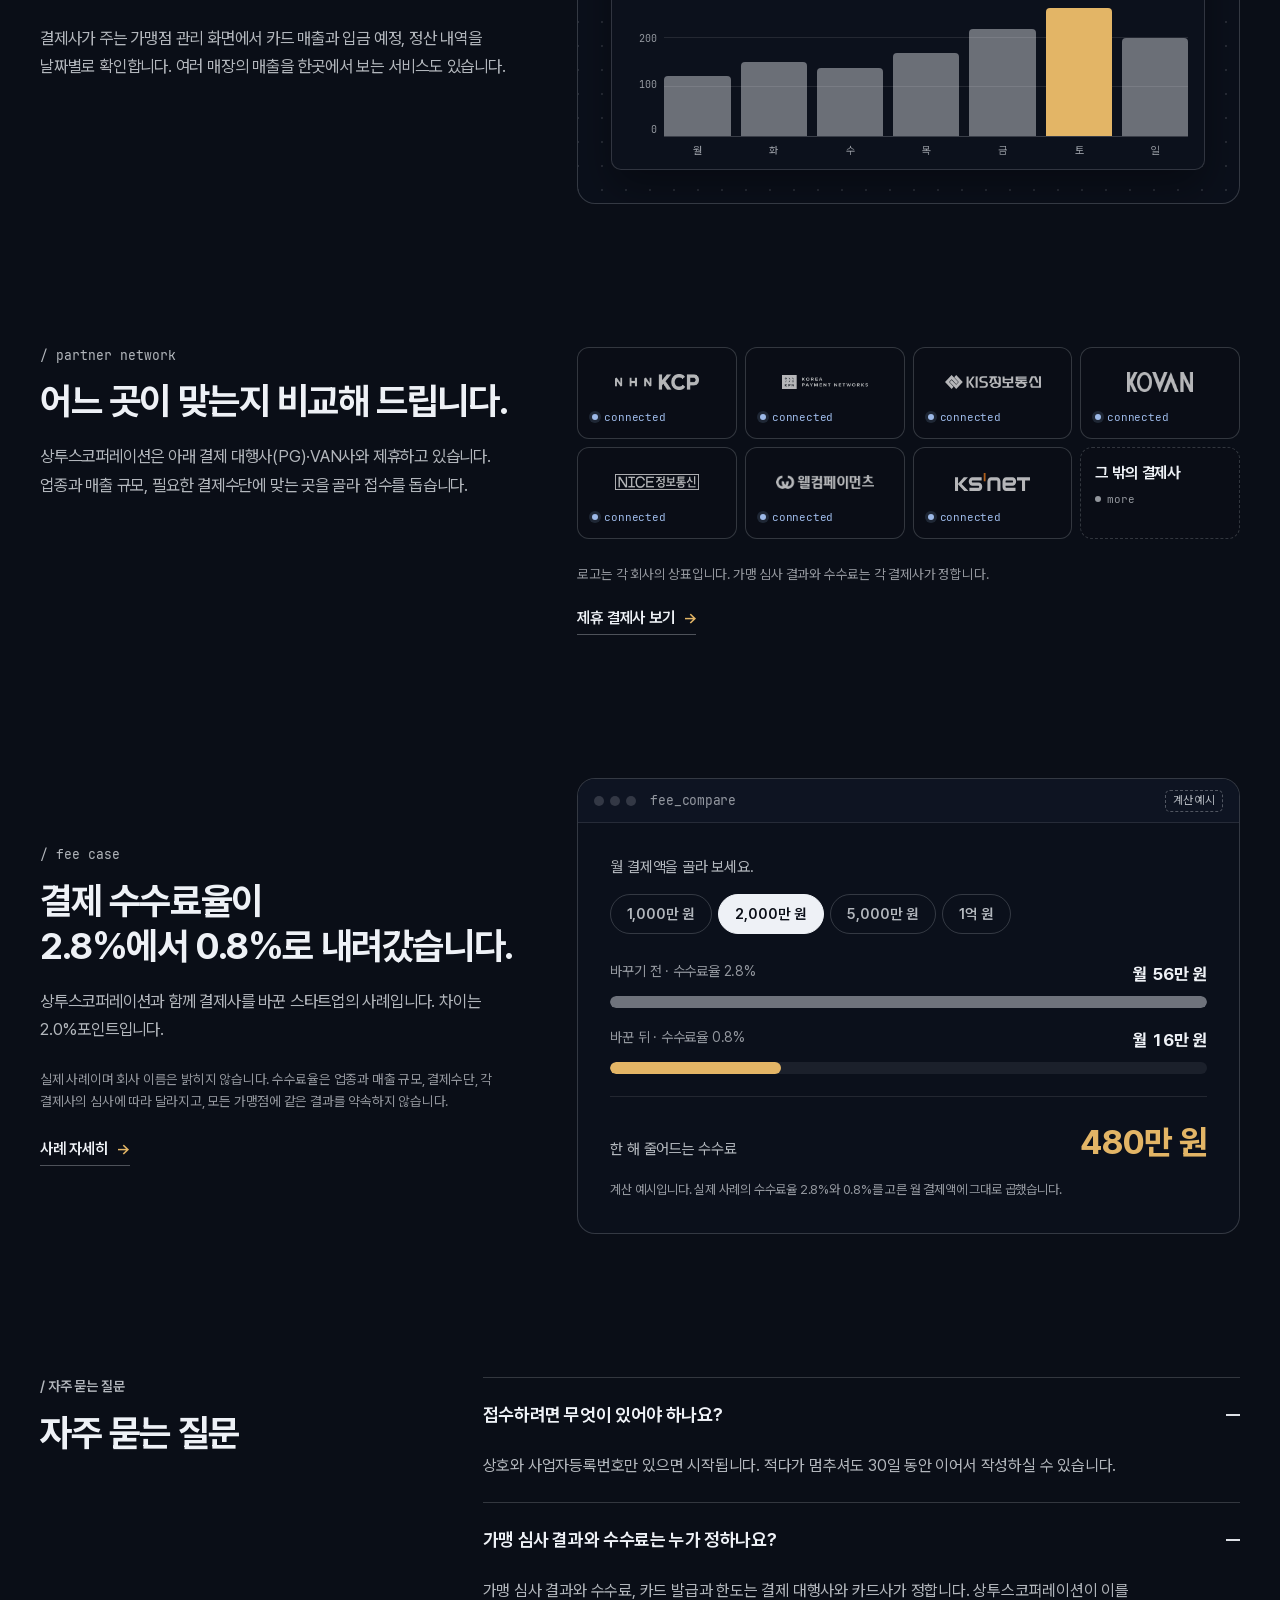
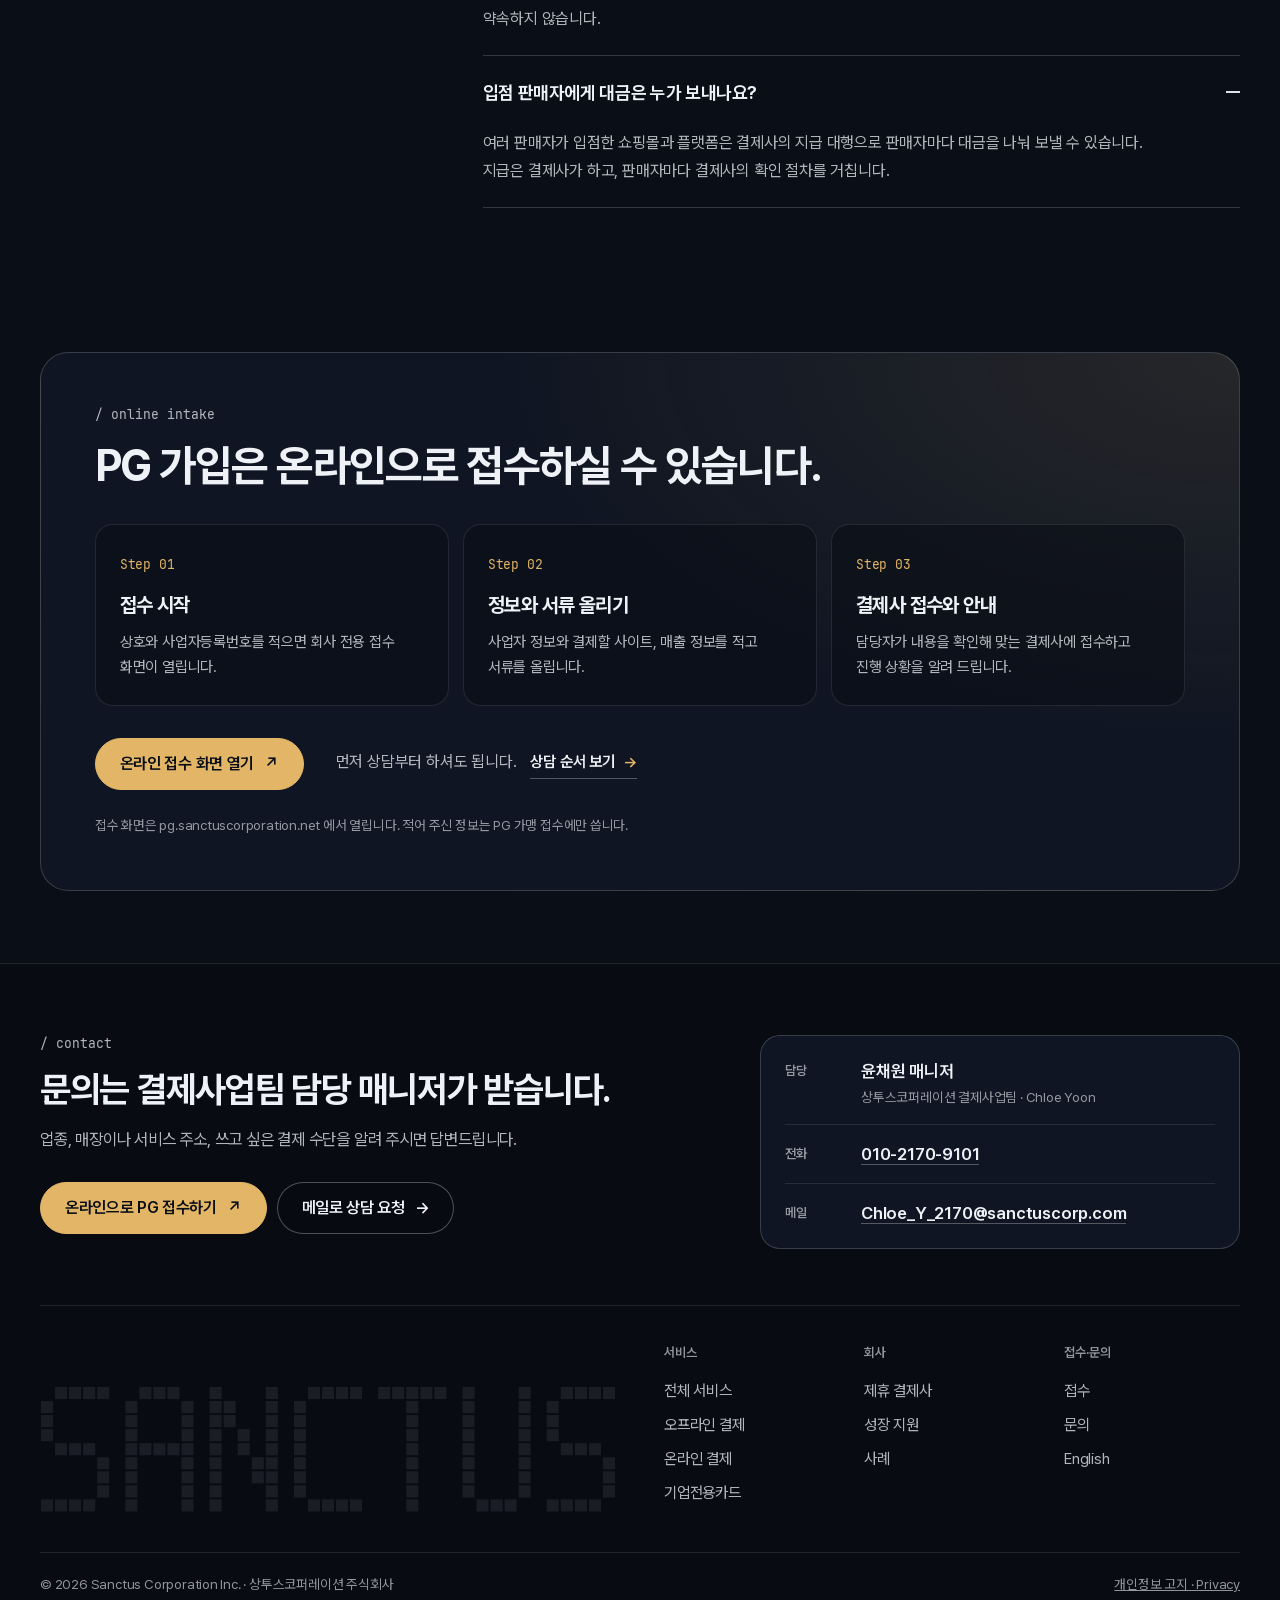
<file: services/online/index.html>
<!doctype html>
<html lang="ko">
<head>
<meta charset="utf-8">
<script>if(location.protocol==='http:'&&["sanctuscorporation.com", "www.sanctuscorporation.com"].indexOf(location.hostname)>=0)location.replace('https://'+location.host+location.pathname+location.search+location.hash)</script>
<meta name="viewport" content="width=device-width,initial-scale=1,viewport-fit=cover">
<title>온라인 결제 — 온라인 결제 PG 도입 상담 | 상투스코퍼레이션</title>
<meta name="description" content="쇼핑몰과 앱·웹 서비스에 붙일 결제창 방식을 안내합니다. 결제 대행사 접수에 필요한 자료 준비도 돕습니다.">

<meta name="theme-color" content="#0a0e17">
<link rel="canonical" href="https://www.sanctuscorporation.com/services/online/">
<link rel="icon" href="../../assets/favicon.svg" type="image/svg+xml">
<link rel="apple-touch-icon" href="../../assets/apple-touch-icon.png">
<meta property="og:type" content="website">
<meta property="og:locale" content="ko_KR">
<meta property="og:site_name" content="Sanctus Corporation">
<meta property="og:title" content="온라인 결제 — 온라인 결제 PG 도입 상담 | 상투스코퍼레이션">
<meta property="og:description" content="쇼핑몰과 앱·웹 서비스에 붙일 결제창 방식을 안내합니다. 결제 대행사 접수에 필요한 자료 준비도 돕습니다.">
<meta property="og:url" content="https://www.sanctuscorporation.com/services/online/">
<meta property="og:image" content="https://www.sanctuscorporation.com/assets/og-image.png">
<meta name="twitter:card" content="summary_large_image">
<link rel="preload" href="../../assets/fonts/pretendard-var-ks.woff2" as="font" type="font/woff2" crossorigin>
<link rel="stylesheet" href="../../css/v4.css?v4-20261119c"><link rel="stylesheet" href="../../css/mocks.css?v4-20261119c">
<script>(function(){var d=document.documentElement;d.className='js';if(window.matchMedia&&matchMedia('(prefers-reduced-motion: reduce)').matches)d.className+=' rm';setTimeout(function(){d.classList.add('go')},1600)})()</script>

</head>
<body class="page-sub">
<a class="skip" href="#main">본문으로 건너뛰기</a>
<header class="hd" id="hd" data-mode="sub"><div class="hd-bg" aria-hidden="true"></div><div class="hd-in"><a class="brand" href="../../" aria-label="상투스코퍼레이션 첫 화면"><img src="../../assets/sanctus-corporation-logo.webp" width="320" height="119" alt="Sanctus Corporation"><span class="path">~/corporation</span></a><nav class="mnav" id="mnav" aria-label="주 메뉴"><ul class="mnav-list"><li class="dd" data-dd><button type="button" class="nl dd-btn" aria-expanded="false" aria-controls="dd-services" aria-current="true">서비스<svg class="chev" viewBox="0 0 10 6" aria-hidden="true"><path d="M1 1l4 4 4-4"/></svg></button><div class="dd-panel" id="dd-services"><ul><li><a href="../../services/"><b>전체 서비스</b><span>결제 방식을 정하고, 접수하는 일을 돕습니다.</span></a></li><li><a href="../../services/offline/"><b>오프라인 결제</b><span>매장 결제 PG·VAN 도입 상담</span></a></li><li><a href="../../services/online/"><b>온라인 결제</b><span>온라인 결제 PG 도입 상담</span></a></li><li><a href="../../services/corporate-card/"><b>기업전용카드</b><span>기업전용카드·정기결제 상담</span></a></li></ul></div></li><li><a class="nl" href="../../partners/">제휴 결제사</a></li><li class="dd" data-dd><button type="button" class="nl dd-btn" aria-expanded="false" aria-controls="dd-growth">성장 지원<svg class="chev" viewBox="0 0 10 6" aria-hidden="true"><path d="M1 1l4 4 4-4"/></svg></button><div class="dd-panel" id="dd-growth"><ul><li><a href="../../growth/"><b>성장 지원 전체</b><span>결제에서 끝나지 않습니다. 회사가 크는 일을 함께합니다.</span></a></li><li><a href="../../growth/#tech"><b>기술</b><span>CTO 지원, AX 지원</span></a></li><li><a href="../../growth/#programs"><b>지원사업</b><span>TIPS·LIPS, 정부지원사업 준비</span></a></li><li><a href="../../growth/#investment"><b>투자</b><span>상투스인베스트먼트 투자 검토 연계</span></a></li><li><a href="../../growth/#network"><b>고객과 네트워크</b><span>클라이언트 유치, 포트폴리오·투자사 연결</span></a></li></ul></div></li><li><a class="nl" href="../../cases/">사례</a></li><li><a class="nl" href="../../apply/">접수</a></li><li><a class="nl" href="../../contact/">문의</a></li></ul><a class="nl en" href="../../en/" lang="en" aria-label="English">EN</a></nav><div class="hd-r"><a class="pg" href="https://pg.sanctuscorporation.net/" target="_blank" rel="noopener">PG 접수 <i aria-hidden="true">↗</i></a><button type="button" class="menu-btn" aria-expanded="false" aria-controls="mnav"><span class="mb-ic" aria-hidden="true"><i></i><i></i></span>메뉴</button></div></div></header>
<main id="main">
<section class="sub-hero hero2 " id="top" aria-labelledby="hero-h"><div class="wrap h2-grid"><div class="sh-copy"><p class="eyebrow">/ services / online</p><h1 id="hero-h">온라인 결제, <span class="nb">PG 도입 상담</span></h1><p class="lede">쇼핑몰과 앱·웹 서비스에 붙일 결제창 방식을 안내합니다. 결제 대행사 접수에 필요한 자료 준비도 돕습니다.</p><p class="who"><b>대상</b><span>쇼핑몰, 앱·웹 서비스 운영사</span></p><div class="btns"><a class="btn pri" href="https://pg.sanctuscorporation.net/" target="_blank" rel="noopener">온라인으로 PG 접수하기 <i aria-hidden="true">↗</i></a><a class="btn" href="../../contact/">담당 매니저에게 문의 <i aria-hidden="true">→</i></a></div></div><div class="h2-fig"><div class="h2-comp rv anim"><div class="mk oh" aria-label="온라인 결제창과 결제 링크 예시 화면"><div class="mk-win oh-win"><div class="mk-bar"><i></i><i></i><i></i><span>shop.example / 주문 결제</span><em class="ex">예시 화면</em></div><div class="oh-in"><div class="oh-ord"><p class="mk-h">주문 상품</p><ul class="oh-items"><li><span class="th"></span><b>예시 상품 A</b><span>29,000원</span></li><li><span class="th b"></span><b>예시 상품 B</b><span>10,000원</span></li></ul><p class="oh-tot"><small>결제 금액</small><b>39,000원</b></p></div><div class="oh-pay"><p class="mk-h">결제 수단</p><div class="mk-methods"><span class="on">카드</span><span>계좌이체</span><span>가상계좌</span><span>휴대폰</span><span>간편결제</span><span>결제 링크</span></div><span class="mk-field"><small>할부</small><span>일시불<i></i></span></span><span class="mk-btn">39,000원 결제하기</span></div></div></div><div class="oh-phone"><div class="oh-notch"></div><p class="oh-ph">결제 링크</p><div class="oh-bub"><small>결제 주소</small><b>pay.example/•••</b><span>39,000원</span></div><ol class="oh-flow"><li class="ok">보냄</li><li class="ok">열어 봄</li><li class="now">결제됨</li></ol></div><div class="oh-toast"><span class="st ok">결제 완료</span><b>39,000원</b><small>카드 · 일시불</small></div></div></div></div></div></section>
<nav class="subnav" aria-label="이 쪽 차례"><div class="wrap sn-in"><span class="sn-t">온라인 결제</span><ul><li><a href="#checkout">결제창</a></li><li><a href="#methods">결제 수단</a></li><li><a href="#billing">정기결제</a></li><li><a href="#more">해외·영수증·에스크로</a></li><li><a href="#dashboard">매출·정산 조회</a></li><li><a href="#partners">제휴 결제사</a></li><li><a href="#calc">수수료 계산</a></li><li><a href="#faq">자주 묻는 질문</a></li><li><a href="#apply">접수</a></li></ul></div></nav>
<section class="sec stage" id="checkout" aria-labelledby="checkout-h"><div class="wrap"><div class="stg-head"><p class="eyebrow ko">/ 결제창</p><h2 id="checkout-h">온라인 결제창</h2><div class="stg-r"><p class="lede">쇼핑몰과 앱의 주문 화면에 결제창을 붙입니다. 카드, 계좌이체, 가상계좌, 휴대폰 결제를 결제사 한 곳과의 계약으로 받습니다.</p><ul class="stg-chips" aria-label="결제창 하나로 받는 결제 수단"><li>카드</li><li>계좌이체</li><li>가상계좌</li><li>휴대폰</li></ul></div></div><div class="stg-fig rv anim"><figure class="frame "><div class="mkbox"><div class="mk c4" aria-label="결제 수단별 결제창 예시 화면 네 장: 카드, 계좌이체, 가상계좌, 휴대폰"><div class="c4-ph" style="--k:0"><p class="c4-top"><span>shop.example</span><em class="ex">예시</em></p><p class="c4-amt"><small>결제 금액</small><b>39,000원</b></p><p class="c4-m">카드</p><span class="mk-field"><small>카드 번호</small><span>•••• •••• •••• 1234</span></span><span class="mk-field"><small>할부</small><span>일시불<i></i></span></span><span class="mk-btn">39,000원 결제하기</span></div><div class="c4-ph" style="--k:1"><p class="c4-top"><span>shop.example</span><em class="ex">예시</em></p><p class="c4-amt"><small>결제 금액</small><b>39,000원</b></p><p class="c4-m">계좌이체</p><span class="mk-field"><small>출금 은행</small><span>예시은행<i></i></span></span><span class="mk-field"><small>출금 계좌</small><span>•••-••••-••••</span></span><span class="mk-btn">계좌이체로 결제</span></div><div class="c4-ph" style="--k:2"><p class="c4-top"><span>shop.example</span><em class="ex">예시</em></p><p class="c4-amt"><small>결제 금액</small><b>39,000원</b></p><p class="c4-m">가상계좌</p><span class="mk-field"><small>입금 은행</small><span>예시은행<i></i></span></span><span class="mk-field"><small>입금 계좌</small><span class="c4-acct">000-000-•••••• <span class="st ok">발급됨</span></span></span><span class="mk-btn">입금 계좌 받기</span></div><div class="c4-ph" style="--k:3"><p class="c4-top"><span>shop.example</span><em class="ex">예시</em></p><p class="c4-amt"><small>결제 금액</small><b>39,000원</b></p><p class="c4-m">휴대폰</p><span class="mk-field"><small>휴대폰 번호</small><span>010-••••-••••</span></span><span class="mk-field"><small>인증 번호</small><span>••••••</span></span><span class="mk-btn">인증하고 결제</span></div></div></div><figcaption class="sr">카드, 계좌이체, 가상계좌, 휴대폰 결제를 받는 결제창 예시 화면 네 장</figcaption></figure></div></div></section>
<section class="sec cards" id="methods" aria-labelledby="methods-h"><div class="wrap"><div class="sec-head"><p class="eyebrow ko">/ 결제 수단</p><h2 id="methods-h">결제사가 가진 기능을 <span class="nb">사업에 맞게 골라 드립니다.</span></h2><p class="lede">아래 기능은 상투스코퍼레이션이 제휴한 결제사가 제공합니다. 어느 결제사의 어떤 기능이 사업에 맞는지 비교하고, 접수와 연동 준비를 함께합니다.</p></div><ul class="cd-grid n4"><li class="cd rv" style="--i:0"><div class="cd-pic anim" aria-hidden="true"><div class="mk mc-wrap" aria-label="간편결제 연결 예시 화면"><div class="mc"><div class="mc-h"><b>간편결제·앱카드</b><em class="ex">예시</em></div><ul class="wl"><li class="on" style="--i:0"><svg viewBox="0 0 24 24" aria-hidden="true"><rect x="6.5" y="2.5" width="11" height="19" rx="2.5"/><path d="M10.5 18.5h3"/></svg><b class="wl-ck"><svg class="tk" viewBox="0 0 12 12" aria-hidden="true"><path d="M2.5 6.2 5 8.6l4.5-5"/></svg></b></li><li class="on" style="--i:1"><svg viewBox="0 0 24 24" aria-hidden="true"><rect x="2.5" y="5.5" width="19" height="13" rx="2.5"/><path d="M2.5 9.5h19"/></svg><b class="wl-ck"><svg class="tk" viewBox="0 0 12 12" aria-hidden="true"><path d="M2.5 6.2 5 8.6l4.5-5"/></svg></b></li><li class="" style="--i:2"><svg viewBox="0 0 24 24" aria-hidden="true"><path d="M4 7.5h14a2 2 0 0 1 2 2v8a2 2 0 0 1-2 2H6a2 2 0 0 1-2-2zM4 7.5 15 4l1.5 3.5"/></svg></li><li class="on" style="--i:3"><svg viewBox="0 0 24 24" aria-hidden="true"><circle cx="12" cy="12" r="8.5"/><path d="M8.5 12.2 11 14.6l4.5-5"/></svg><b class="wl-ck"><svg class="tk" viewBox="0 0 12 12" aria-hidden="true"><path d="M2.5 6.2 5 8.6l4.5-5"/></svg></b></li><li class="on" style="--i:4"><svg viewBox="0 0 24 24" aria-hidden="true"><rect x="6.5" y="2.5" width="11" height="19" rx="2.5"/><rect x="9" y="6" width="6" height="5" rx="1"/></svg><b class="wl-ck"><svg class="tk" viewBox="0 0 12 12" aria-hidden="true"><path d="M2.5 6.2 5 8.6l4.5-5"/></svg></b></li><li class="" style="--i:5"><svg viewBox="0 0 24 24" aria-hidden="true"><path d="M5 4.5h14v15H5zM8.5 9h7M8.5 12.5h7M8.5 16h4"/></svg></li></ul><p class="mc-foot"><span>켜 둔 결제 수단</span><b>4</b></p></div></div></div><div class="cd-body"><p class="cd-tag">제휴 결제사 제공</p><h3>간편결제 연결</h3><p>고객이 휴대폰에 등록해 둔 간편결제와 앱카드로 결제할 수 있게 합니다. 쓰는 사람이 많은 간편결제부터 골라 켭니다.</p></div></li><li class="cd rv" style="--i:1"><div class="cd-pic anim" aria-hidden="true"><div class="mk mc-wrap" aria-label="우리 상점 전용 간편결제 예시 화면"><div class="bp"><div class="mc bp-a"><div class="mc-h"><b>처음</b><em class="ex">예시</em></div><div class="bp-card"><span class="cc-chip"></span><span>•••• 1234</span></div><span class="st ok">카드 등록</span></div><span class="bp-arw" aria-hidden="true"><svg viewBox="0 0 16 16"><path d="M3 8h9M8.5 4l4 4-4 4"/></svg></span><div class="mc bp-b"><div class="mc-h"><b>다음부터</b></div><p class="bp-dots" aria-label="비밀번호 여섯 자리"><i></i><i></i><i></i><i></i><i></i><i></i></p><span class="mk-btn">등록한 카드로 결제</span></div></div></div></div><div class="cd-body"><p class="cd-tag">제휴 결제사 제공</p><h3>우리 상점 전용 간편결제</h3><p>고객이 카드를 한 번 등록하면 다음부터 비밀번호만으로 결제하는 우리 상점만의 결제 버튼을 만듭니다. 결제사가 내주는 기능을 앱과 웹에 붙입니다.</p></div></li><li class="cd rv" style="--i:2"><div class="cd-pic anim" aria-hidden="true"><div class="mk mc-wrap" aria-label="결제 링크 예시 화면"><div class="mc pl"><div class="mc-h"><b>문자 · 메신저</b><em class="ex">예시</em></div><div class="pl-bub"><small>결제 주소</small><b>pay.example/•••</b><span>39,000원</span></div><ol class="pl-flow"><li class="ok" style="--i:0">보냄</li><li class="ok" style="--i:1">열어 봄</li><li class="now" style="--i:2">결제됨</li></ol></div></div></div><div class="cd-body"><p class="cd-tag">제휴 결제사 제공</p><h3>결제 링크 (원격결제)</h3><p>결제 주소를 문자나 메신저로 보내면 고객이 자기 휴대폰에서 결제합니다. 홈페이지가 없거나 전화·상담으로 파는 곳에 맞습니다.</p></div></li><li class="cd rv" style="--i:3"><div class="cd-pic anim" aria-hidden="true"><div class="mk mc-wrap" aria-label="수기·전화 결제 예시 화면"><div class="mc ki"><div class="mc-h"><b>관리자 화면</b><em class="ex">예시</em></div><div class="ki-in"><div class="ki-pad" aria-hidden="true"><i></i><i></i><i></i><i></i><i></i><i></i><i></i><i></i><i></i><i></i><i></i><i></i></div><dl class="ki-f"><div><dt>카드번호</dt><dd>•••• •••• •••• 1234</dd></div><div><dt>유효기간</dt><dd>•• / ••</dd></div><div><dt>금액</dt><dd>120,000원</dd></div></dl></div></div></div></div><div class="cd-body"><p class="cd-tag">제휴 결제사 제공</p><h3>수기·전화 결제</h3><p>고객이 불러 준 카드 정보를 관리자 화면에서 입력하거나, 고객이 전화 자동응답으로 직접 카드 번호를 누르게 해 결제합니다. 업종과 결제사 심사에 따라 열리지 않을 수 있습니다.</p></div></li></ul><p class="fine">이용할 수 있는지와 조건은 결제사, 업종, 심사 결과에 따라 다릅니다.</p></div></section>
<section class="sec feature" id="billing" aria-labelledby="billing-h"><div class="wrap"><div class="fe-grid rev"><div class="fe-copy"><div class="sec-head tight"><p class="eyebrow ko">/ 정기결제</p><h2 id="billing-h">정기결제 <span class="nb">(빌링키)</span></h2><p class="lede">처음 한 번 카드를 인증하면 결제사가 발급한 키로 정해진 날에 자동 결제합니다. 구독, 정기 배송, 렌탈처럼 매달 받는 매출에 씁니다.</p></div></div><div class="fe-fig rv anim"><figure class="frame "><div class="mkbox"><div class="mk" aria-label="정기결제 관리 예시 화면"><div class="mk-win"><div class="mk-bar"><i></i><i></i><i></i><span>정기결제 관리 / 구독 고객</span><em class="ex">예시 화면</em></div><div class="mk-kpi"><div><small>다음 결제일</small><b>12월 5일</b></div><div><small>매달 결제 금액</small><b>29,900원</b></div><div><small>결제 카드</small><b>빌링키 발급됨</b></div></div><ol class="mk-sched"><li style="--i:0"><span class="d">8월 5일</span><span class="nm">정기 배송 1회차</span><span class="st ok">결제 완료</span><span class="am">29,900원</span></li><li style="--i:1"><span class="d">9월 5일</span><span class="nm">정기 배송 2회차</span><span class="st ok">결제 완료</span><span class="am">29,900원</span></li><li style="--i:2"><span class="d">10월 5일</span><span class="nm">정기 배송 3회차</span><span class="st ok">결제 완료</span><span class="am">29,900원</span></li><li style="--i:3"><span class="d">11월 5일</span><span class="nm">정기 배송 4회차</span><span class="st ok">결제 완료</span><span class="am">29,900원</span></li><li style="--i:4"><span class="d">12월 5일</span><span class="nm">정기 배송 5회차</span><span class="st next">결제 예정</span><span class="am">29,900원</span></li></ol></div></div></div><figcaption class="sr">정기결제 회차별 일정 예시 화면</figcaption></figure></div></div></div></section>
<section class="sec bento-sec" id="more" aria-labelledby="more-h"><div class="wrap"><div class="sec-head"><p class="eyebrow ko">/ 해외·영수증·에스크로·지급</p><h2 id="more-h">해외 결제 · 현금영수증 · <span class="nb">에스크로 · 지급 대행</span></h2><p class="lede">아래 기능은 상투스코퍼레이션이 제휴한 결제사가 제공합니다.</p></div><ul class="bt-grid l4"><li class="bt l rv" style="--i:0"><div class="bt-top"><p class="bt-tag">제휴 결제사 제공</p><div class="bt-row"><h3>해외 결제</h3></div><p>해외 발급 카드와 해외 간편결제, 페이팔로 결제를 받습니다. 결제수단마다 따로 계약하지 않고 결제사 한 곳을 거쳐 받습니다.</p></div><div class="bt-fig anim" aria-hidden="true"><div class="mk mc-wrap" aria-label="해외 결제 예시 화면"><div class="mc gb"><div class="mc-h"><b>해외 결제</b><em class="ex">예시</em></div><ul class="gb-cur"><li class=on>KRW</li><li>USD</li><li>JPY</li><li>CNY</li><li>EUR</li></ul><ul class="mc-rows"><li style="--i:0"><span class="nm">해외 발급 카드</span><span class="st ok">승인</span></li><li style="--i:1"><span class="nm">해외 간편결제</span><span class="st ok">승인</span></li><li style="--i:2"><span class="nm">페이팔</span><span class="st ok">승인</span></li></ul></div></div></div></li><li class="bt l rv" style="--i:1"><div class="bt-top"><p class="bt-tag">제휴 결제사 제공</p><div class="bt-row"><h3>현금영수증 발급</h3></div><p>계좌이체와 가상계좌처럼 현금으로 받은 결제의 현금영수증을 결제사 기능으로 바로 발급합니다.</p></div><div class="bt-fig anim" aria-hidden="true"><div class="mk mc-wrap" aria-label="현금영수증 발급 예시 화면"><div class="mc rc"><div class="mc-h"><b>현금영수증</b><span class="st ok">발급</span></div><dl class="rc-l"><div><dt>구분</dt><dd>소득공제</dd></div><div><dt>승인번호</dt><dd>••••••</dd></div><div><dt>결제 방법</dt><dd>계좌이체</dd></div><div class="t"><dt>금액</dt><dd>12,000원</dd></div></dl><em class="ex">예시</em></div></div></div></li><li class="bt l rv" style="--i:2"><div class="bt-top"><p class="bt-tag">제휴 결제사 제공</p><div class="bt-row"><h3>구매안전서비스 (에스크로)</h3></div><p>고객이 낸 돈을 결제사가 맡아 두었다가 구매가 확정되면 판매자에게 보냅니다. 계좌이체와 가상계좌로 먼저 대금을 받는 쇼핑몰에서 씁니다.</p></div><div class="bt-fig anim" aria-hidden="true"><div class="mk mc-wrap" aria-label="구매안전서비스 흐름 예시 그림"><div class="mc"><div class="mc-h"><b>구매안전서비스</b><em class="ex">예시</em></div><ol class="es"><li style="--i:0"><b>결제</b><small>고객</small></li><li class="hold" style="--i:1"><b>결제사 보관</b><small>구매 확정 전</small></li><li style="--i:2"><b>구매 확정</b><small>고객</small></li><li class="end" style="--i:3"><b>판매자 지급</b><small>결제사</small></li></ol><p class="mc-foot"><span>결제사가 맡아 둔 금액</span><b>39,000원</b></p></div></div></div></li><li class="bt l rv" style="--i:0"><div class="bt-top"><p class="bt-tag">제휴 결제사 제공</p><div class="bt-row"><h3>입점 판매자 정산 (지급 대행)</h3></div><p>여러 판매자가 입점한 쇼핑몰과 플랫폼은 결제사의 지급 대행으로 판매자마다 대금을 나눠 보낼 수 있습니다. 지급은 결제사가 하고, 판매자마다 결제사의 확인 절차를 거칩니다.</p></div><div class="bt-fig anim" aria-hidden="true"><div class="mk mc-wrap" aria-label="입점 판매자 지급 대행 예시 그림"><div class="mc"><div class="mc-h"><b>판매자별 지급</b><em class="ex">예시</em></div><div class="po"><p class="po-n">고객 결제</p><span class="po-v" aria-hidden="true"></span><p class="po-n hub">결제사<small>지급: 결제사</small></p><span class="po-v" aria-hidden="true"></span><ul class="po-s"><li style="--i:0">판매자 A</li><li style="--i:1">판매자 B</li><li style="--i:2">판매자 C</li></ul></div></div></div></div></li></ul><p class="fine">이용할 수 있는지와 조건은 결제사, 업종, 심사 결과에 따라 다릅니다.</p></div></section>
<section class="sec feature" id="dashboard" aria-labelledby="dashboard-h"><div class="wrap"><div class="fe-grid"><div class="fe-copy"><div class="sec-head tight"><p class="eyebrow ko">/ 매출·정산 조회</p><h2 id="dashboard-h">매출·정산 조회</h2><p class="lede">결제사가 주는 가맹점 관리 화면에서 카드 매출과 입금 예정, 정산 내역을 날짜별로 확인합니다. 여러 매장의 매출을 한곳에서 보는 서비스도 있습니다.</p></div></div><div class="fe-fig rv anim"><figure class="frame "><div class="mkbox"><div class="mk" aria-label="가맹점 매출 조회 예시 화면"><div class="mk-win"><div class="mk-bar"><i></i><i></i><i></i><span>가맹점 관리 / 매출 조회</span><em class="ex">예시 화면</em></div><div class="mk-kpi"><div><small>이번 주 결제 건수</small><b>1,284건</b></div><div><small>이번 주 카드 매출</small><b>12,480,000원</b></div><div><small>정산 주기</small><b>D+1</b></div></div><div class="mk-chart"><p class="mk-cap">요일별 카드 매출 · 단위 만 원</p><div class="mk-axis"><span>300</span><span>200</span><span>100</span><span>0</span></div><div class="mk-plot"><i style="--h:40%;--i:0"></i><i style="--h:50%;--i:1"></i><i style="--h:46%;--i:2"></i><i style="--h:56%;--i:3"></i><i style="--h:72%;--i:4"></i><i style="--h:86%;--i:5" class=on></i><i style="--h:66%;--i:6"></i></div><div class="mk-days"><span>월</span><span>화</span><span>수</span><span>목</span><span>금</span><span>토</span><span>일</span></div></div></div></div></div><figcaption class="sr">가맹점 매출 조회 예시 화면</figcaption></figure></div></div></div></section>
<section class="sec partners-row" id="partners" aria-labelledby="partners-h"><div class="wrap"><div class="pr-grid"><div class="sec-head tight"><p class="eyebrow">/ partner network</p><h2 id="partners-h">어느 곳이 맞는지 <span class="nb">비교해 드립니다.</span></h2><p class="lede">상투스코퍼레이션은 아래 결제 대행사(PG)·VAN사와 제휴하고 있습니다. 업종과 매출 규모, 필요한 결제수단에 맞는 곳을 골라 접수를 돕습니다.</p></div><div class="pr-list"><ul class="pr rv"><li style="--i:0"><div class="lg"><img src="../../assets/partners/kcp.png" alt="NHN KCP" width="600" height="108" decoding="async" style="--k:1.005"></div><span>connected</span></li><li style="--i:1"><div class="lg"><img class="wm" src="../../assets/partners/kpn.png" alt="한국결제네트웍스(KPN)" width="566" height="98" decoding="async" style="--k:1.025"></div><span>connected</span></li><li style="--i:2"><div class="lg"><img class="wm" src="../../assets/partners/kis.svg" alt="KIS정보통신" width="200" height="28" decoding="async" style="--k:1.15"></div><span>connected</span></li><li style="--i:3"><div class="lg"><img class="wm" src="../../assets/partners/kovan.png" alt="코밴(KOVAN)" width="100" height="30" decoding="async" style="--k:0.778;--mw:100px"></div><span>connected</span></li><li style="--i:4"><div class="lg"><img src="../../assets/partners/nice.png" alt="NICE정보통신" width="600" height="108" decoding="async" style="--k:1.005"></div><span>connected</span></li><li style="--i:5"><div class="lg"><img class="wm" src="../../assets/partners/welcome.png" alt="웰컴페이먼츠" width="488" height="66" decoding="async" style="--k:1.159"></div><span>connected</span></li><li style="--i:6"><div class="lg"><img src="../../assets/partners/ksnet.svg" alt="KSNET" width="94" height="21" decoding="async" style="--k:0.895"></div><span>connected</span></li><li class="etc" style="--i:7"><b>그 밖의 결제사</b><span>more</span></li></ul><p class="fine">로고는 각 회사의 상표입니다. 가맹 심사 결과와 수수료는 각 결제사가 정합니다.</p><a class="more" href="../../partners/">제휴 결제사 보기 <i aria-hidden="true">→</i></a></div></div></div></section>
<section class="sec calc-sec" id="calc" aria-labelledby="calc-h"><div class="wrap"><div class="calc-grid"><div><div class="sec-head tight"><p class="eyebrow">/ fee case</p><h2 id="calc-h">결제 수수료율이 <span class="nb">2.8%에서 0.8%로</span> 내려갔습니다.</h2><p class="lede">상투스코퍼레이션과 함께 결제사를 바꾼 스타트업의 사례입니다. 차이는 2.0%포인트입니다.</p></div><p class="fine">실제 사례이며 회사 이름은 밝히지 않습니다. 수수료율은 업종과 매출 규모, 결제수단, 각 결제사의 심사에 따라 달라지고, 모든 가맹점에 같은 결과를 약속하지 않습니다.</p><a class="more" href="../../cases/">사례 자세히 <i aria-hidden="true">→</i></a></div><div class="rv anim"><div class="calc" data-calc><div class="calc-bar"><span class="dots" aria-hidden="true"><i></i><i></i><i></i></span><span class="fn">fee_compare</span><em class="ex">계산 예시</em></div><div class="calc-body"><p class="calc-q">월 결제액을 골라 보세요.</p><div class="seg" role="group" aria-label="월 결제액"><button type="button" data-v="1000" aria-pressed="false">1,000만 원</button><button type="button" data-v="2000" aria-pressed="true">2,000만 원</button><button type="button" data-v="5000" aria-pressed="false">5,000만 원</button><button type="button" data-v="10000" aria-pressed="false">1억 원</button></div><div class="bar-row"><span class="lb">바꾸기 전 · 수수료율 2.8%</span><b data-c="was">월 56만 원</b><div class="bar was"><i style="--w:100%"></i></div></div><div class="bar-row"><span class="lb">바꾼 뒤 · 수수료율 0.8%</span><b data-c="now">월 16만 원</b><div class="bar now"><i style="--w:28.6%"></i></div></div><p class="calc-sum" aria-live="polite"><span>한 해 줄어드는 수수료</span><b data-c="year">480만 원</b></p><p class="calc-note">계산 예시입니다. 실제 사례의 수수료율 2.8%와 0.8%를 고른 월 결제액에 그대로 곱했습니다.</p></div></div></div></div></div></section>
<section class="sec faq" id="faq" aria-labelledby="faq-h"><div class="wrap"><div class="faq-grid"><div class="sec-head tight"><p class="eyebrow ko">/ 자주 묻는 질문</p><h2 id="faq-h">자주 묻는 질문</h2></div><div class="qa-list"><details class="qa" open><summary><span>접수하려면 무엇이 있어야 하나요?</span><i aria-hidden="true"></i></summary><div class="qa-a"><p>상호와 사업자등록번호만 있으면 시작됩니다. 적다가 멈추셔도 30일 동안 이어서 작성하실 수 있습니다.</p></div></details><details class="qa" open><summary><span>가맹 심사 결과와 수수료는 누가 정하나요?</span><i aria-hidden="true"></i></summary><div class="qa-a"><p>가맹 심사 결과와 수수료, 카드 발급과 한도는 결제 대행사와 카드사가 정합니다. 상투스코퍼레이션이 이를 약속하지 않습니다.</p></div></details><details class="qa" open><summary><span>입점 판매자에게 대금은 누가 보내나요?</span><i aria-hidden="true"></i></summary><div class="qa-a"><p>여러 판매자가 입점한 쇼핑몰과 플랫폼은 결제사의 지급 대행으로 판매자마다 대금을 나눠 보낼 수 있습니다. 지급은 결제사가 하고, 판매자마다 결제사의 확인 절차를 거칩니다.</p></div></details></div></div></div></section>
<section class="sec cta" id="apply" aria-labelledby="apply-h"><div class="wrap"><div class="cta-box"><div class="sec-head"><p class="eyebrow">/ online intake</p><h2 id="apply-h">PG 가입은 온라인으로 접수하실 수 있습니다.</h2></div><ol class="steps"><li class="rv" style="--i:0"><span class="no">Step 01</span><h3>접수 시작</h3><p>상호와 사업자등록번호를 적으면 회사 전용 접수 화면이 열립니다.</p></li><li class="rv" style="--i:1"><span class="no">Step 02</span><h3>정보와 서류 올리기</h3><p>사업자 정보와 결제할 사이트, 매출 정보를 적고 서류를 올립니다.</p></li><li class="rv" style="--i:2"><span class="no">Step 03</span><h3>결제사 접수와 안내</h3><p>담당자가 내용을 확인해 맞는 결제사에 접수하고 진행 상황을 알려 드립니다.</p></li></ol><div class="cta-row"><div class="btns"><a class="btn pri" href="https://pg.sanctuscorporation.net/" target="_blank" rel="noopener">온라인 접수 화면 열기 <i aria-hidden="true">↗</i></a></div><p class="cta-side"><span>먼저 상담부터 하셔도 됩니다.</span> <a class="more" href="../../apply/">상담 순서 보기 <i aria-hidden="true">→</i></a></p></div><p class="fine">접수 화면은 pg.sanctuscorporation.net 에서 열립니다. 적어 주신 정보는 PG 가맹 접수에만 씁니다.</p></div></div></section>
</main>
<footer class="ft" id="contact-foot" aria-labelledby="ft-h"><div class="wrap"><div class="ft-top"><div class="ft-copy"><p class="eyebrow">/ contact</p><h2 id="ft-h">문의는 결제사업팀 담당 매니저가 받습니다.</h2><p class="lede">업종, 매장이나 서비스 주소, 쓰고 싶은 결제 수단을 알려 주시면 답변드립니다.</p><div class="btns"><a class="btn pri" href="https://pg.sanctuscorporation.net/" target="_blank" rel="noopener">온라인으로 PG 접수하기 <i aria-hidden="true">↗</i></a><a class="btn" href="mailto:Chloe_Y_2170@sanctuscorp.com?subject=%EA%B2%B0%EC%A0%9C%20%EC%83%81%EB%8B%B4%20%EC%9A%94%EC%B2%AD">메일로 상담 요청 <i aria-hidden="true">→</i></a></div></div><dl class="who"><div><dt>담당</dt><dd>윤채원 매니저<small>상투스코퍼레이션 결제사업팀 · Chloe Yoon</small></dd></div><div><dt>전화</dt><dd><a href="tel:01021709101">010-2170-9101</a></dd></div><div><dt>메일</dt><dd><a href="mailto:Chloe_Y_2170@sanctuscorp.com">Chloe_Y_2170@<wbr>sanctuscorp.com</a></dd></div></dl></div><div class="ft-mid"><svg class="pix ft-pix" viewBox="0 0 41 9" preserveAspectRatio="xMinYMax meet" aria-hidden="true" focusable="false"><rect x="1.07" y="0.07" width=".86" height=".86"/><rect x="2.07" y="0.07" width=".86" height=".86"/><rect x="3.07" y="0.07" width=".86" height=".86"/><rect x="4.07" y="0.07" width=".86" height=".86"/><rect x="0.07" y="1.07" width=".86" height=".86"/><rect x="0.07" y="2.07" width=".86" height=".86"/><rect x="0.07" y="3.07" width=".86" height=".86"/><rect x="1.07" y="4.07" width=".86" height=".86"/><rect x="2.07" y="4.07" width=".86" height=".86"/><rect x="3.07" y="4.07" width=".86" height=".86"/><rect x="4.07" y="5.07" width=".86" height=".86"/><rect x="4.07" y="6.07" width=".86" height=".86"/><rect x="4.07" y="7.07" width=".86" height=".86"/><rect x="0.07" y="8.07" width=".86" height=".86"/><rect x="1.07" y="8.07" width=".86" height=".86"/><rect x="2.07" y="8.07" width=".86" height=".86"/><rect x="3.07" y="8.07" width=".86" height=".86"/><rect x="7.07" y="0.07" width=".86" height=".86"/><rect x="8.07" y="0.07" width=".86" height=".86"/><rect x="9.07" y="0.07" width=".86" height=".86"/><rect x="6.07" y="1.07" width=".86" height=".86"/><rect x="10.07" y="1.07" width=".86" height=".86"/><rect x="6.07" y="2.07" width=".86" height=".86"/><rect x="10.07" y="2.07" width=".86" height=".86"/><rect x="6.07" y="3.07" width=".86" height=".86"/><rect x="10.07" y="3.07" width=".86" height=".86"/><rect x="6.07" y="4.07" width=".86" height=".86"/><rect x="7.07" y="4.07" width=".86" height=".86"/><rect x="8.07" y="4.07" width=".86" height=".86"/><rect x="9.07" y="4.07" width=".86" height=".86"/><rect x="10.07" y="4.07" width=".86" height=".86"/><rect x="6.07" y="5.07" width=".86" height=".86"/><rect x="10.07" y="5.07" width=".86" height=".86"/><rect x="6.07" y="6.07" width=".86" height=".86"/><rect x="10.07" y="6.07" width=".86" height=".86"/><rect x="6.07" y="7.07" width=".86" height=".86"/><rect x="10.07" y="7.07" width=".86" height=".86"/><rect x="6.07" y="8.07" width=".86" height=".86"/><rect x="10.07" y="8.07" width=".86" height=".86"/><rect x="12.07" y="0.07" width=".86" height=".86"/><rect x="16.07" y="0.07" width=".86" height=".86"/><rect x="12.07" y="1.07" width=".86" height=".86"/><rect x="13.07" y="1.07" width=".86" height=".86"/><rect x="16.07" y="1.07" width=".86" height=".86"/><rect x="12.07" y="2.07" width=".86" height=".86"/><rect x="13.07" y="2.07" width=".86" height=".86"/><rect x="16.07" y="2.07" width=".86" height=".86"/><rect x="12.07" y="3.07" width=".86" height=".86"/><rect x="14.07" y="3.07" width=".86" height=".86"/><rect x="16.07" y="3.07" width=".86" height=".86"/><rect x="12.07" y="4.07" width=".86" height=".86"/><rect x="14.07" y="4.07" width=".86" height=".86"/><rect x="16.07" y="4.07" width=".86" height=".86"/><rect x="12.07" y="5.07" width=".86" height=".86"/><rect x="15.07" y="5.07" width=".86" height=".86"/><rect x="16.07" y="5.07" width=".86" height=".86"/><rect x="12.07" y="6.07" width=".86" height=".86"/><rect x="15.07" y="6.07" width=".86" height=".86"/><rect x="16.07" y="6.07" width=".86" height=".86"/><rect x="12.07" y="7.07" width=".86" height=".86"/><rect x="16.07" y="7.07" width=".86" height=".86"/><rect x="12.07" y="8.07" width=".86" height=".86"/><rect x="16.07" y="8.07" width=".86" height=".86"/><rect x="19.07" y="0.07" width=".86" height=".86"/><rect x="20.07" y="0.07" width=".86" height=".86"/><rect x="21.07" y="0.07" width=".86" height=".86"/><rect x="22.07" y="0.07" width=".86" height=".86"/><rect x="18.07" y="1.07" width=".86" height=".86"/><rect x="18.07" y="2.07" width=".86" height=".86"/><rect x="18.07" y="3.07" width=".86" height=".86"/><rect x="18.07" y="4.07" width=".86" height=".86"/><rect x="18.07" y="5.07" width=".86" height=".86"/><rect x="18.07" y="6.07" width=".86" height=".86"/><rect x="18.07" y="7.07" width=".86" height=".86"/><rect x="19.07" y="8.07" width=".86" height=".86"/><rect x="20.07" y="8.07" width=".86" height=".86"/><rect x="21.07" y="8.07" width=".86" height=".86"/><rect x="22.07" y="8.07" width=".86" height=".86"/><rect x="24.07" y="0.07" width=".86" height=".86"/><rect x="25.07" y="0.07" width=".86" height=".86"/><rect x="26.07" y="0.07" width=".86" height=".86"/><rect x="27.07" y="0.07" width=".86" height=".86"/><rect x="28.07" y="0.07" width=".86" height=".86"/><rect x="26.07" y="1.07" width=".86" height=".86"/><rect x="26.07" y="2.07" width=".86" height=".86"/><rect x="26.07" y="3.07" width=".86" height=".86"/><rect x="26.07" y="4.07" width=".86" height=".86"/><rect x="26.07" y="5.07" width=".86" height=".86"/><rect x="26.07" y="6.07" width=".86" height=".86"/><rect x="26.07" y="7.07" width=".86" height=".86"/><rect x="26.07" y="8.07" width=".86" height=".86"/><rect x="30.07" y="0.07" width=".86" height=".86"/><rect x="34.07" y="0.07" width=".86" height=".86"/><rect x="30.07" y="1.07" width=".86" height=".86"/><rect x="34.07" y="1.07" width=".86" height=".86"/><rect x="30.07" y="2.07" width=".86" height=".86"/><rect x="34.07" y="2.07" width=".86" height=".86"/><rect x="30.07" y="3.07" width=".86" height=".86"/><rect x="34.07" y="3.07" width=".86" height=".86"/><rect x="30.07" y="4.07" width=".86" height=".86"/><rect x="34.07" y="4.07" width=".86" height=".86"/><rect x="30.07" y="5.07" width=".86" height=".86"/><rect x="34.07" y="5.07" width=".86" height=".86"/><rect x="30.07" y="6.07" width=".86" height=".86"/><rect x="34.07" y="6.07" width=".86" height=".86"/><rect x="30.07" y="7.07" width=".86" height=".86"/><rect x="34.07" y="7.07" width=".86" height=".86"/><rect x="31.07" y="8.07" width=".86" height=".86"/><rect x="32.07" y="8.07" width=".86" height=".86"/><rect x="33.07" y="8.07" width=".86" height=".86"/><rect x="37.07" y="0.07" width=".86" height=".86"/><rect x="38.07" y="0.07" width=".86" height=".86"/><rect x="39.07" y="0.07" width=".86" height=".86"/><rect x="40.07" y="0.07" width=".86" height=".86"/><rect x="36.07" y="1.07" width=".86" height=".86"/><rect x="36.07" y="2.07" width=".86" height=".86"/><rect x="36.07" y="3.07" width=".86" height=".86"/><rect x="37.07" y="4.07" width=".86" height=".86"/><rect x="38.07" y="4.07" width=".86" height=".86"/><rect x="39.07" y="4.07" width=".86" height=".86"/><rect x="40.07" y="5.07" width=".86" height=".86"/><rect x="40.07" y="6.07" width=".86" height=".86"/><rect x="40.07" y="7.07" width=".86" height=".86"/><rect x="36.07" y="8.07" width=".86" height=".86"/><rect x="37.07" y="8.07" width=".86" height=".86"/><rect x="38.07" y="8.07" width=".86" height=".86"/><rect x="39.07" y="8.07" width=".86" height=".86"/></svg><div class="ft-map"><div><p class="fm-h">서비스</p><ul><li><a href="../../services/">전체 서비스</a></li><li><a href="../../services/offline/">오프라인 결제</a></li><li><a href="../../services/online/">온라인 결제</a></li><li><a href="../../services/corporate-card/">기업전용카드</a></li></ul></div><div><p class="fm-h">회사</p><ul><li><a href="../../partners/">제휴 결제사</a></li><li><a href="../../growth/">성장 지원</a></li><li><a href="../../cases/">사례</a></li></ul></div><div><p class="fm-h">접수·문의</p><ul><li><a href="../../apply/">접수</a></li><li><a href="../../contact/">문의</a></li><li><a href="../../en/" lang="en">English</a></li></ul></div></div></div><div class="ft-end"><span>© 2026 Sanctus Corporation Inc. · 상투스코퍼레이션 주식회사</span><a href="../../privacy.html">개인정보 고지 · Privacy</a></div></div></footer>
<script src="../../js/v4.js?v4-20261119c" defer></script>
</body>
</html>
</file>
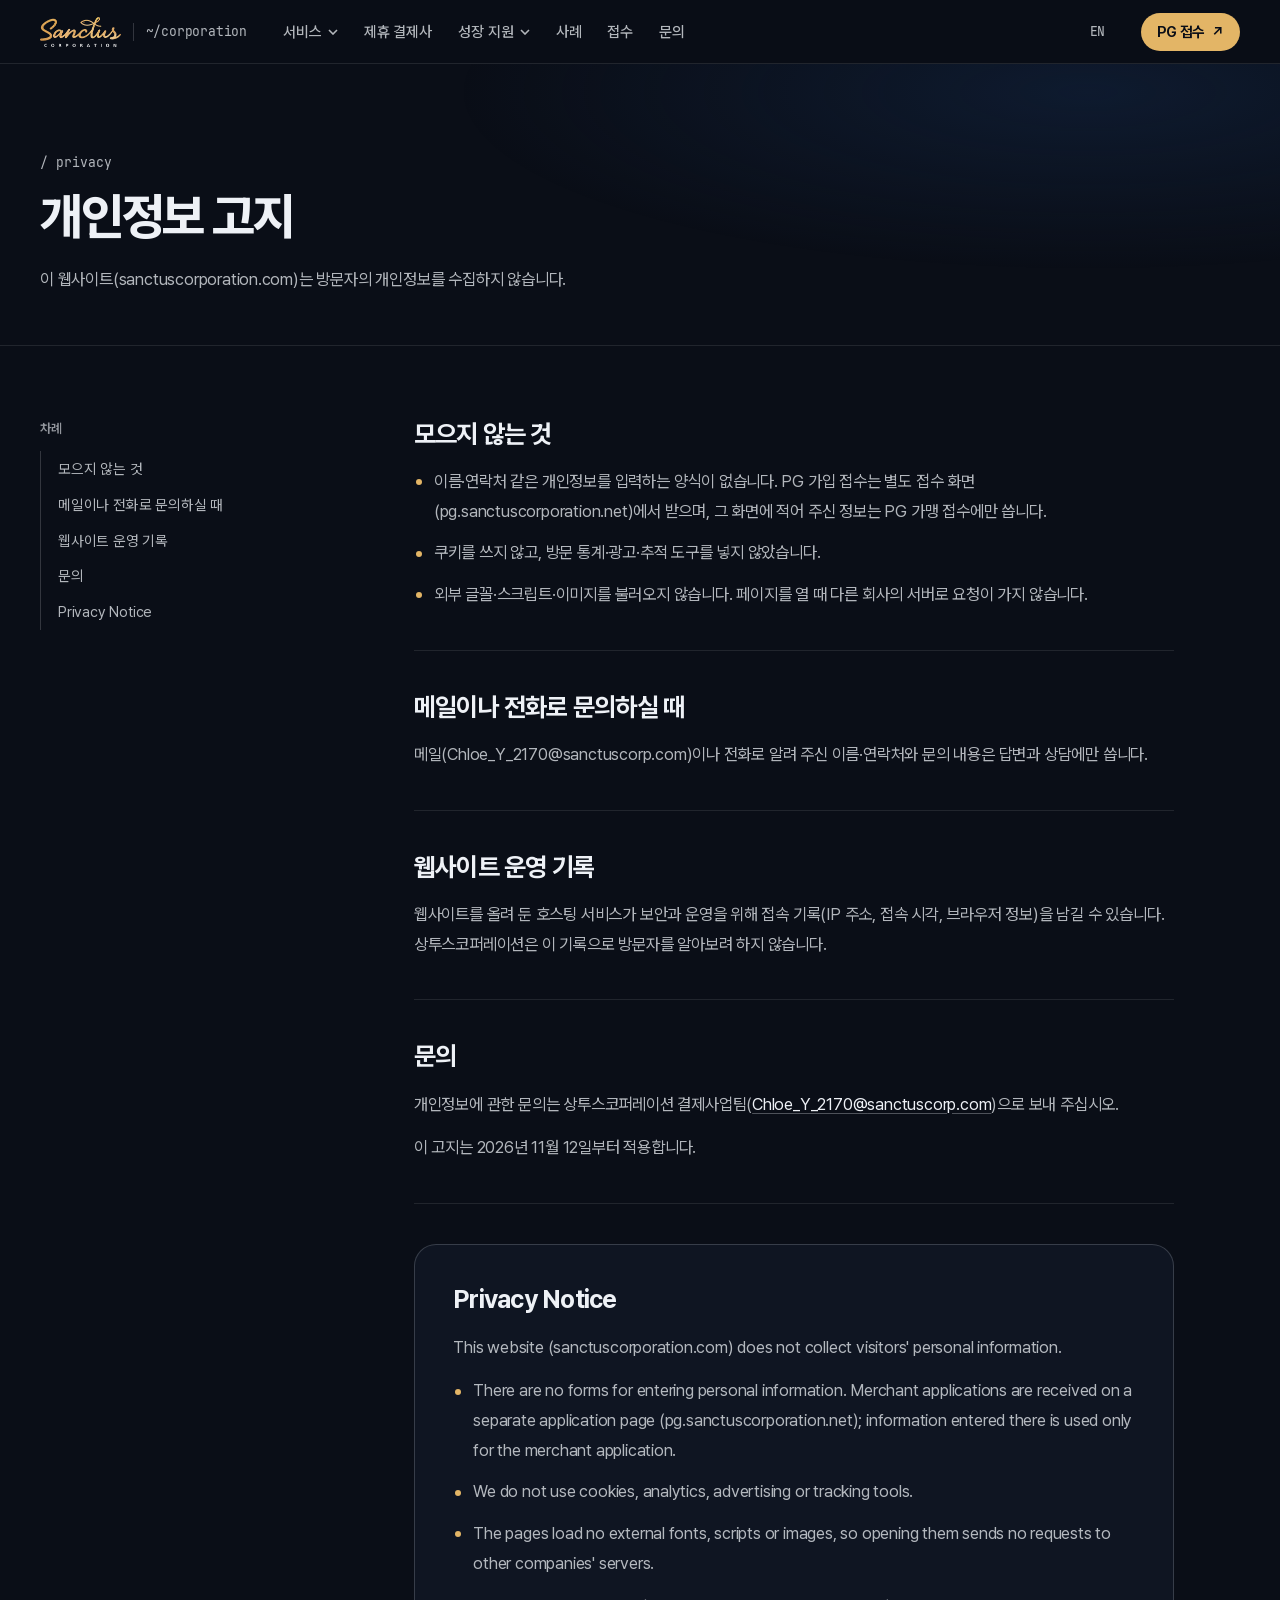
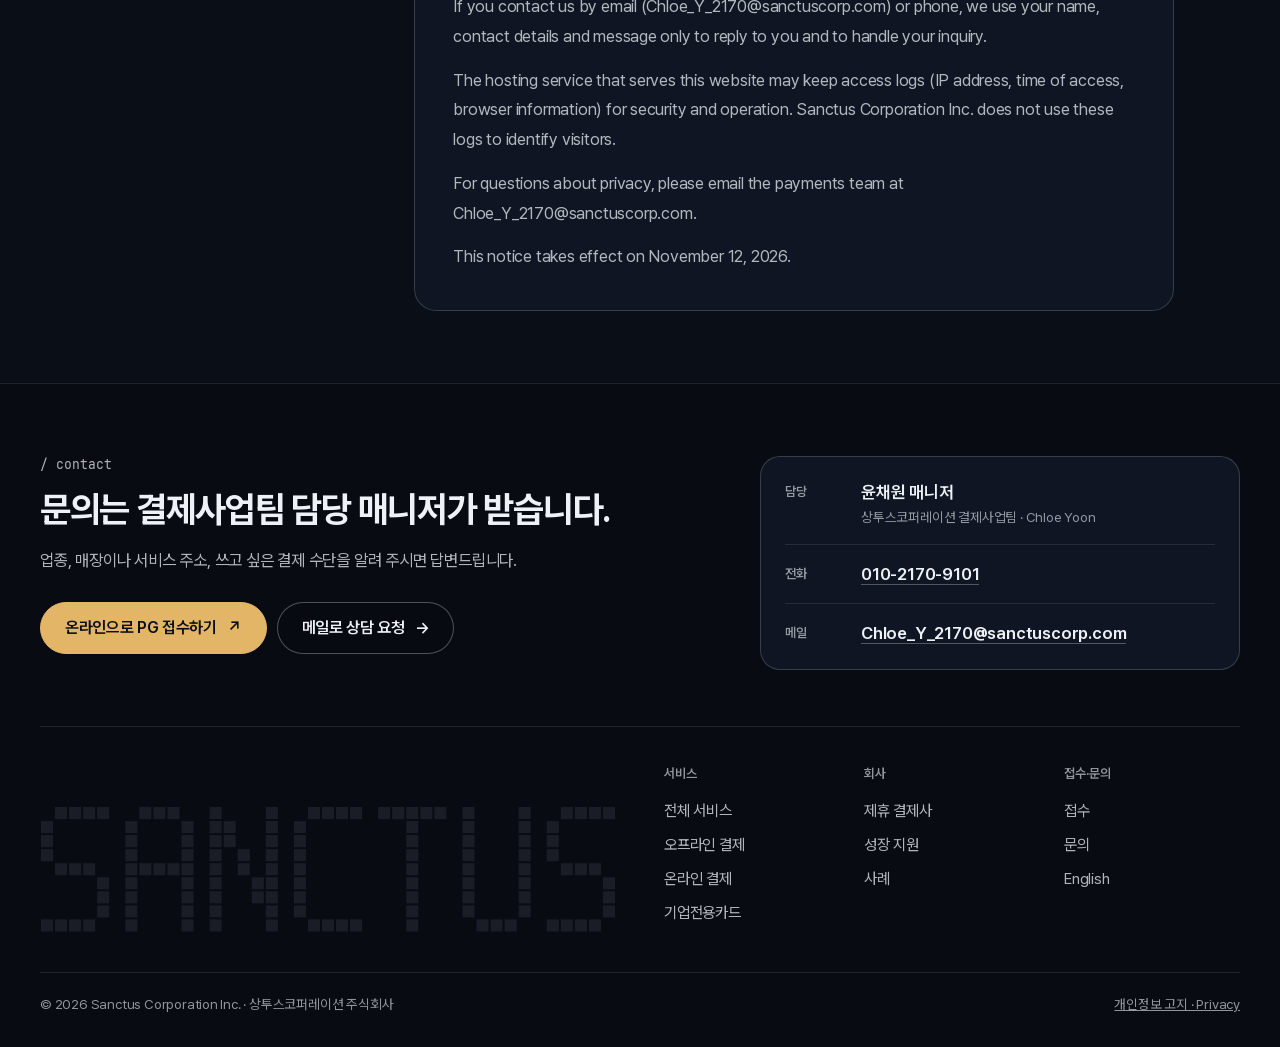
<file: privacy.html>
<!doctype html>
<html lang="ko">
<head>
<meta charset="utf-8">
<script>if(location.protocol==='http:'&&["sanctuscorporation.com", "www.sanctuscorporation.com"].indexOf(location.hostname)>=0)location.replace('https://'+location.host+location.pathname+location.search+location.hash)</script>
<meta name="viewport" content="width=device-width,initial-scale=1,viewport-fit=cover">
<title>개인정보 고지 · Privacy | 상투스코퍼레이션</title>
<meta name="description" content="상투스코퍼레이션 웹사이트는 방문자의 개인정보를 수집하지 않습니다.">

<meta name="theme-color" content="#0a0e17">
<link rel="canonical" href="https://www.sanctuscorporation.com/privacy.html">
<link rel="icon" href="assets/favicon.svg" type="image/svg+xml">
<link rel="apple-touch-icon" href="assets/apple-touch-icon.png">
<meta property="og:type" content="website">
<meta property="og:locale" content="ko_KR">
<meta property="og:site_name" content="Sanctus Corporation">
<meta property="og:title" content="개인정보 고지 · Privacy | 상투스코퍼레이션">
<meta property="og:description" content="상투스코퍼레이션 웹사이트는 방문자의 개인정보를 수집하지 않습니다.">
<meta property="og:url" content="https://www.sanctuscorporation.com/privacy.html">
<meta property="og:image" content="https://www.sanctuscorporation.com/assets/og-image.png">
<meta name="twitter:card" content="summary_large_image">
<link rel="preload" href="assets/fonts/pretendard-var-ks.woff2" as="font" type="font/woff2" crossorigin>
<link rel="stylesheet" href="css/v4.css?v4-20261119c"><link rel="stylesheet" href="css/mocks.css?v4-20261119c">
<script>(function(){var d=document.documentElement;d.className='js';if(window.matchMedia&&matchMedia('(prefers-reduced-motion: reduce)').matches)d.className+=' rm';setTimeout(function(){d.classList.add('go')},1600)})()</script>

</head>
<body class="page-sub">
<a class="skip" href="#main">본문으로 건너뛰기</a>
<header class="hd" id="hd" data-mode="sub"><div class="hd-bg" aria-hidden="true"></div><div class="hd-in"><a class="brand" href="./" aria-label="상투스코퍼레이션 첫 화면"><img src="assets/sanctus-corporation-logo.webp" width="320" height="119" alt="Sanctus Corporation"><span class="path">~/corporation</span></a><nav class="mnav" id="mnav" aria-label="주 메뉴"><ul class="mnav-list"><li class="dd" data-dd><button type="button" class="nl dd-btn" aria-expanded="false" aria-controls="dd-services">서비스<svg class="chev" viewBox="0 0 10 6" aria-hidden="true"><path d="M1 1l4 4 4-4"/></svg></button><div class="dd-panel" id="dd-services"><ul><li><a href="services/"><b>전체 서비스</b><span>결제 방식을 정하고, 접수하는 일을 돕습니다.</span></a></li><li><a href="services/offline/"><b>오프라인 결제</b><span>매장 결제 PG·VAN 도입 상담</span></a></li><li><a href="services/online/"><b>온라인 결제</b><span>온라인 결제 PG 도입 상담</span></a></li><li><a href="services/corporate-card/"><b>기업전용카드</b><span>기업전용카드·정기결제 상담</span></a></li></ul></div></li><li><a class="nl" href="partners/">제휴 결제사</a></li><li class="dd" data-dd><button type="button" class="nl dd-btn" aria-expanded="false" aria-controls="dd-growth">성장 지원<svg class="chev" viewBox="0 0 10 6" aria-hidden="true"><path d="M1 1l4 4 4-4"/></svg></button><div class="dd-panel" id="dd-growth"><ul><li><a href="growth/"><b>성장 지원 전체</b><span>결제에서 끝나지 않습니다. 회사가 크는 일을 함께합니다.</span></a></li><li><a href="growth/#tech"><b>기술</b><span>CTO 지원, AX 지원</span></a></li><li><a href="growth/#programs"><b>지원사업</b><span>TIPS·LIPS, 정부지원사업 준비</span></a></li><li><a href="growth/#investment"><b>투자</b><span>상투스인베스트먼트 투자 검토 연계</span></a></li><li><a href="growth/#network"><b>고객과 네트워크</b><span>클라이언트 유치, 포트폴리오·투자사 연결</span></a></li></ul></div></li><li><a class="nl" href="cases/">사례</a></li><li><a class="nl" href="apply/">접수</a></li><li><a class="nl" href="contact/">문의</a></li></ul><a class="nl en" href="en/" lang="en" aria-label="English">EN</a></nav><div class="hd-r"><a class="pg" href="https://pg.sanctuscorporation.net/" target="_blank" rel="noopener">PG 접수 <i aria-hidden="true">↗</i></a><button type="button" class="menu-btn" aria-expanded="false" aria-controls="mnav"><span class="mb-ic" aria-hidden="true"><i></i><i></i></span>메뉴</button></div></div></header>
<main id="main">
<section class="sub-hero hero2 doc-hero" id="top" aria-labelledby="hero-h"><div class="wrap h2-grid"><div class="sh-copy"><p class="eyebrow">/ privacy</p><h1 id="hero-h">개인정보 고지</h1><p class="lede">이 웹사이트(sanctuscorporation.com)는 방문자의 개인정보를 수집하지 않습니다.</p></div><div class="h2-fig"></div></div></section>
<div class="sec doc"><div class="wrap doc-grid"><nav class="doc-toc" aria-label="이 쪽 차례"><p class="doc-toc-h">차례</p><ol><li><a href="#not-collected">모으지 않는 것</a></li><li><a href="#mail-phone">메일이나 전화로 문의하실 때</a></li><li><a href="#logs">웹사이트 운영 기록</a></li><li><a href="#ask">문의</a></li><li><a href="#privacy-notice" lang="en">Privacy Notice</a></li></ol></nav><div class="doc-body"><section class="doc-sec" id="not-collected" aria-labelledby="not-collected-h"><h2 id="not-collected-h">모으지 않는 것</h2><ul><li>이름·연락처 같은 개인정보를 입력하는 양식이 없습니다. PG 가입 접수는 별도 접수 화면(pg.sanctuscorporation.net)에서 받으며, 그 화면에 적어 주신 정보는 PG 가맹 접수에만 씁니다.</li><li>쿠키를 쓰지 않고, 방문 통계·광고·추적 도구를 넣지 않았습니다.</li><li>외부 글꼴·스크립트·이미지를 불러오지 않습니다. 페이지를 열 때 다른 회사의 서버로 요청이 가지 않습니다.</li></ul></section><section class="doc-sec" id="mail-phone" aria-labelledby="mail-phone-h"><h2 id="mail-phone-h">메일이나 전화로 문의하실 때</h2><p>메일(Chloe_Y_2170@<wbr>sanctuscorp.com)이나 전화로 알려 주신 이름·연락처와 문의 내용은 답변과 상담에만 씁니다.</p></section><section class="doc-sec" id="logs" aria-labelledby="logs-h"><h2 id="logs-h">웹사이트 운영 기록</h2><p>웹사이트를 올려 둔 호스팅 서비스가 보안과 운영을 위해 접속 기록(IP 주소, 접속 시각, 브라우저 정보)을 남길 수 있습니다. 상투스코퍼레이션은 이 기록으로 방문자를 알아보려 하지 않습니다.</p></section><section class="doc-sec" id="ask" aria-labelledby="ask-h"><h2 id="ask-h">문의</h2><p>개인정보에 관한 문의는 상투스코퍼레이션 결제사업팀(<a href="mailto:Chloe_Y_2170@sanctuscorp.com">Chloe_Y_2170@<wbr>sanctuscorp.com</a>)으로 보내 주십시오.</p><p>이 고지는 2026년 11월 12일부터 적용합니다.</p></section><section class="doc-sec alt" id="privacy-notice" aria-labelledby="privacy-notice-h" lang="en"><h2 id="privacy-notice-h">Privacy Notice</h2><p>This website (sanctuscorporation.com) does not collect visitors' personal information.</p><ul><li>There are no forms for entering personal information. Merchant applications are received on a separate application page (pg.sanctuscorporation.net); information entered there is used only for the merchant application.</li><li>We do not use cookies, analytics, advertising or tracking tools.</li><li>The pages load no external fonts, scripts or images, so opening them sends no requests to other companies' servers.</li></ul><p>If you contact us by email (Chloe_Y_2170@<wbr>sanctuscorp.com) or phone, we use your name, contact details and message only to reply to you and to handle your inquiry.</p><p>The hosting service that serves this website may keep access logs (IP address, time of access, browser information) for security and operation. Sanctus Corporation Inc. does not use these logs to identify visitors.</p><p>For questions about privacy, please email the payments team at Chloe_Y_2170@<wbr>sanctuscorp.com.</p><p>This notice takes effect on November 12, 2026.</p></section></div></div></div>
</main>
<footer class="ft" id="contact-foot" aria-labelledby="ft-h"><div class="wrap"><div class="ft-top"><div class="ft-copy"><p class="eyebrow">/ contact</p><h2 id="ft-h">문의는 결제사업팀 담당 매니저가 받습니다.</h2><p class="lede">업종, 매장이나 서비스 주소, 쓰고 싶은 결제 수단을 알려 주시면 답변드립니다.</p><div class="btns"><a class="btn pri" href="https://pg.sanctuscorporation.net/" target="_blank" rel="noopener">온라인으로 PG 접수하기 <i aria-hidden="true">↗</i></a><a class="btn" href="mailto:Chloe_Y_2170@sanctuscorp.com?subject=%EA%B2%B0%EC%A0%9C%20%EC%83%81%EB%8B%B4%20%EC%9A%94%EC%B2%AD">메일로 상담 요청 <i aria-hidden="true">→</i></a></div></div><dl class="who"><div><dt>담당</dt><dd>윤채원 매니저<small>상투스코퍼레이션 결제사업팀 · Chloe Yoon</small></dd></div><div><dt>전화</dt><dd><a href="tel:01021709101">010-2170-9101</a></dd></div><div><dt>메일</dt><dd><a href="mailto:Chloe_Y_2170@sanctuscorp.com">Chloe_Y_2170@<wbr>sanctuscorp.com</a></dd></div></dl></div><div class="ft-mid"><svg class="pix ft-pix" viewBox="0 0 41 9" preserveAspectRatio="xMinYMax meet" aria-hidden="true" focusable="false"><rect x="1.07" y="0.07" width=".86" height=".86"/><rect x="2.07" y="0.07" width=".86" height=".86"/><rect x="3.07" y="0.07" width=".86" height=".86"/><rect x="4.07" y="0.07" width=".86" height=".86"/><rect x="0.07" y="1.07" width=".86" height=".86"/><rect x="0.07" y="2.07" width=".86" height=".86"/><rect x="0.07" y="3.07" width=".86" height=".86"/><rect x="1.07" y="4.07" width=".86" height=".86"/><rect x="2.07" y="4.07" width=".86" height=".86"/><rect x="3.07" y="4.07" width=".86" height=".86"/><rect x="4.07" y="5.07" width=".86" height=".86"/><rect x="4.07" y="6.07" width=".86" height=".86"/><rect x="4.07" y="7.07" width=".86" height=".86"/><rect x="0.07" y="8.07" width=".86" height=".86"/><rect x="1.07" y="8.07" width=".86" height=".86"/><rect x="2.07" y="8.07" width=".86" height=".86"/><rect x="3.07" y="8.07" width=".86" height=".86"/><rect x="7.07" y="0.07" width=".86" height=".86"/><rect x="8.07" y="0.07" width=".86" height=".86"/><rect x="9.07" y="0.07" width=".86" height=".86"/><rect x="6.07" y="1.07" width=".86" height=".86"/><rect x="10.07" y="1.07" width=".86" height=".86"/><rect x="6.07" y="2.07" width=".86" height=".86"/><rect x="10.07" y="2.07" width=".86" height=".86"/><rect x="6.07" y="3.07" width=".86" height=".86"/><rect x="10.07" y="3.07" width=".86" height=".86"/><rect x="6.07" y="4.07" width=".86" height=".86"/><rect x="7.07" y="4.07" width=".86" height=".86"/><rect x="8.07" y="4.07" width=".86" height=".86"/><rect x="9.07" y="4.07" width=".86" height=".86"/><rect x="10.07" y="4.07" width=".86" height=".86"/><rect x="6.07" y="5.07" width=".86" height=".86"/><rect x="10.07" y="5.07" width=".86" height=".86"/><rect x="6.07" y="6.07" width=".86" height=".86"/><rect x="10.07" y="6.07" width=".86" height=".86"/><rect x="6.07" y="7.07" width=".86" height=".86"/><rect x="10.07" y="7.07" width=".86" height=".86"/><rect x="6.07" y="8.07" width=".86" height=".86"/><rect x="10.07" y="8.07" width=".86" height=".86"/><rect x="12.07" y="0.07" width=".86" height=".86"/><rect x="16.07" y="0.07" width=".86" height=".86"/><rect x="12.07" y="1.07" width=".86" height=".86"/><rect x="13.07" y="1.07" width=".86" height=".86"/><rect x="16.07" y="1.07" width=".86" height=".86"/><rect x="12.07" y="2.07" width=".86" height=".86"/><rect x="13.07" y="2.07" width=".86" height=".86"/><rect x="16.07" y="2.07" width=".86" height=".86"/><rect x="12.07" y="3.07" width=".86" height=".86"/><rect x="14.07" y="3.07" width=".86" height=".86"/><rect x="16.07" y="3.07" width=".86" height=".86"/><rect x="12.07" y="4.07" width=".86" height=".86"/><rect x="14.07" y="4.07" width=".86" height=".86"/><rect x="16.07" y="4.07" width=".86" height=".86"/><rect x="12.07" y="5.07" width=".86" height=".86"/><rect x="15.07" y="5.07" width=".86" height=".86"/><rect x="16.07" y="5.07" width=".86" height=".86"/><rect x="12.07" y="6.07" width=".86" height=".86"/><rect x="15.07" y="6.07" width=".86" height=".86"/><rect x="16.07" y="6.07" width=".86" height=".86"/><rect x="12.07" y="7.07" width=".86" height=".86"/><rect x="16.07" y="7.07" width=".86" height=".86"/><rect x="12.07" y="8.07" width=".86" height=".86"/><rect x="16.07" y="8.07" width=".86" height=".86"/><rect x="19.07" y="0.07" width=".86" height=".86"/><rect x="20.07" y="0.07" width=".86" height=".86"/><rect x="21.07" y="0.07" width=".86" height=".86"/><rect x="22.07" y="0.07" width=".86" height=".86"/><rect x="18.07" y="1.07" width=".86" height=".86"/><rect x="18.07" y="2.07" width=".86" height=".86"/><rect x="18.07" y="3.07" width=".86" height=".86"/><rect x="18.07" y="4.07" width=".86" height=".86"/><rect x="18.07" y="5.07" width=".86" height=".86"/><rect x="18.07" y="6.07" width=".86" height=".86"/><rect x="18.07" y="7.07" width=".86" height=".86"/><rect x="19.07" y="8.07" width=".86" height=".86"/><rect x="20.07" y="8.07" width=".86" height=".86"/><rect x="21.07" y="8.07" width=".86" height=".86"/><rect x="22.07" y="8.07" width=".86" height=".86"/><rect x="24.07" y="0.07" width=".86" height=".86"/><rect x="25.07" y="0.07" width=".86" height=".86"/><rect x="26.07" y="0.07" width=".86" height=".86"/><rect x="27.07" y="0.07" width=".86" height=".86"/><rect x="28.07" y="0.07" width=".86" height=".86"/><rect x="26.07" y="1.07" width=".86" height=".86"/><rect x="26.07" y="2.07" width=".86" height=".86"/><rect x="26.07" y="3.07" width=".86" height=".86"/><rect x="26.07" y="4.07" width=".86" height=".86"/><rect x="26.07" y="5.07" width=".86" height=".86"/><rect x="26.07" y="6.07" width=".86" height=".86"/><rect x="26.07" y="7.07" width=".86" height=".86"/><rect x="26.07" y="8.07" width=".86" height=".86"/><rect x="30.07" y="0.07" width=".86" height=".86"/><rect x="34.07" y="0.07" width=".86" height=".86"/><rect x="30.07" y="1.07" width=".86" height=".86"/><rect x="34.07" y="1.07" width=".86" height=".86"/><rect x="30.07" y="2.07" width=".86" height=".86"/><rect x="34.07" y="2.07" width=".86" height=".86"/><rect x="30.07" y="3.07" width=".86" height=".86"/><rect x="34.07" y="3.07" width=".86" height=".86"/><rect x="30.07" y="4.07" width=".86" height=".86"/><rect x="34.07" y="4.07" width=".86" height=".86"/><rect x="30.07" y="5.07" width=".86" height=".86"/><rect x="34.07" y="5.07" width=".86" height=".86"/><rect x="30.07" y="6.07" width=".86" height=".86"/><rect x="34.07" y="6.07" width=".86" height=".86"/><rect x="30.07" y="7.07" width=".86" height=".86"/><rect x="34.07" y="7.07" width=".86" height=".86"/><rect x="31.07" y="8.07" width=".86" height=".86"/><rect x="32.07" y="8.07" width=".86" height=".86"/><rect x="33.07" y="8.07" width=".86" height=".86"/><rect x="37.07" y="0.07" width=".86" height=".86"/><rect x="38.07" y="0.07" width=".86" height=".86"/><rect x="39.07" y="0.07" width=".86" height=".86"/><rect x="40.07" y="0.07" width=".86" height=".86"/><rect x="36.07" y="1.07" width=".86" height=".86"/><rect x="36.07" y="2.07" width=".86" height=".86"/><rect x="36.07" y="3.07" width=".86" height=".86"/><rect x="37.07" y="4.07" width=".86" height=".86"/><rect x="38.07" y="4.07" width=".86" height=".86"/><rect x="39.07" y="4.07" width=".86" height=".86"/><rect x="40.07" y="5.07" width=".86" height=".86"/><rect x="40.07" y="6.07" width=".86" height=".86"/><rect x="40.07" y="7.07" width=".86" height=".86"/><rect x="36.07" y="8.07" width=".86" height=".86"/><rect x="37.07" y="8.07" width=".86" height=".86"/><rect x="38.07" y="8.07" width=".86" height=".86"/><rect x="39.07" y="8.07" width=".86" height=".86"/></svg><div class="ft-map"><div><p class="fm-h">서비스</p><ul><li><a href="services/">전체 서비스</a></li><li><a href="services/offline/">오프라인 결제</a></li><li><a href="services/online/">온라인 결제</a></li><li><a href="services/corporate-card/">기업전용카드</a></li></ul></div><div><p class="fm-h">회사</p><ul><li><a href="partners/">제휴 결제사</a></li><li><a href="growth/">성장 지원</a></li><li><a href="cases/">사례</a></li></ul></div><div><p class="fm-h">접수·문의</p><ul><li><a href="apply/">접수</a></li><li><a href="contact/">문의</a></li><li><a href="en/" lang="en">English</a></li></ul></div></div></div><div class="ft-end"><span>© 2026 Sanctus Corporation Inc. · 상투스코퍼레이션 주식회사</span><a href="privacy.html">개인정보 고지 · Privacy</a></div></div></footer>
<script src="js/v4.js?v4-20261119c" defer></script>
</body>
</html>
</file>
<file: css/v4.css>
/* 상투스코퍼레이션 v4 공용 스타일 — 모든 쪽이 함께 씁니다. 클래스와 부품 쓰는 법은 BUILD_NOTES.md.
   바탕 네이비 #0a0e17, 강조 호박색 #e3b566 하나, Pretendard·JetBrains Mono 자체 호스팅. */
@font-face{font-family:"Pretendard SC";font-weight:45 930;font-style:normal;font-display:swap;src:url("../assets/fonts/pretendard-var-ks.woff2") format("woff2-variations"),url("../assets/fonts/pretendard-var-ks.woff2") format("woff2")}
@font-face{font-family:"JetBrains Mono";font-weight:400;font-style:normal;font-display:swap;src:url("../assets/fonts/jbmono-400.woff2") format("woff2")}
@font-face{font-family:"JetBrains Mono";font-weight:500;font-style:normal;font-display:swap;src:url("../assets/fonts/jbmono-500.woff2") format("woff2")}

:root{
  --bg:#0a0e17; --bg-2:#0d121d; --card:#0f1522; --card-2:#121a2a; --well:#0b101b;
  --ink:#eef1f6; --ink-2:rgba(238,241,246,.74); --ink-3:rgba(238,241,246,.6);
  --line:rgba(238,241,246,.1); --line-2:rgba(238,241,246,.18); --line-3:rgba(238,241,246,.3);
  --amber:#e3b566; --amber-ink:#0a0e17; --amber-soft:rgba(227,181,102,.14); --ice:#9db9e8;
  --sans:"Pretendard SC","Pretendard Variable",Pretendard,-apple-system,"Apple SD Gothic Neo","Malgun Gothic",sans-serif;
  --mono:"JetBrains Mono",ui-monospace,Consolas,"Pretendard SC",monospace;
  --max:1240px; --pad:40px; --hd-h:64px;
  --sec:clamp(64px,5.6vw,80px);
  --e-out:cubic-bezier(.165,.84,.44,1);   /* 등장 곡선(stripe) */
  --e-hd:cubic-bezier(.19,1,.22,1);       /* 머리 막대(adyen 600ms) */
  --e-ui:cubic-bezier(.4,0,.2,1);         /* 마우스 올림(기업전용카드 화면 참고 200ms) */
}
@media (max-width:1023px){:root{--pad:24px}}
@media (max-width:599px){:root{--pad:16px;--hd-h:56px;--sec:56px}}

/* ---------- 바탕 ---------- */
*{box-sizing:border-box}
html{-webkit-text-size-adjust:100%;scroll-padding-top:calc(var(--hd-h) + 64px);overflow-x:clip}
body{margin:0;background:var(--bg);color:var(--ink);font-family:var(--sans);font-size:17px;line-height:1.65;letter-spacing:-.012em;word-break:keep-all;overflow-wrap:anywhere;-webkit-font-smoothing:antialiased;overflow-x:clip}
img,svg,canvas,video{display:block;max-width:100%}
a{color:inherit}
h1,h2,h3{margin:0;text-wrap:balance}
p{margin:0;text-wrap:pretty}
ul,ol{margin:0;padding:0;list-style:none}
button{font:inherit;color:inherit;background:none;border:0;padding:0;cursor:pointer}
::selection{background:var(--amber);color:var(--amber-ink)}
:focus-visible{outline:2px solid var(--amber);outline-offset:3px;border-radius:4px}
.nb{white-space:nowrap}
.sr{position:absolute;width:1px;height:1px;margin:-1px;padding:0;overflow:hidden;clip:rect(0 0 0 0);white-space:nowrap;border:0}
.skip{position:absolute;left:-999px;top:0;z-index:100;background:var(--amber);color:var(--amber-ink);padding:10px 16px;font-weight:600}
.skip:focus{left:12px;top:12px}
.wrap{width:100%;max-width:calc(var(--max) + var(--pad) * 2);margin:0 auto;padding:0 var(--pad)}

/* ---------- 글자 단계 ---------- */
.eyebrow{font-family:var(--mono);font-size:13px;line-height:1.4;letter-spacing:0;color:var(--ink-2);font-weight:400}
.eyebrow::first-letter{color:var(--amber)}
.eyebrow.ko{font-family:var(--sans);font-size:14px;font-weight:600;letter-spacing:-.01em}
.sec{padding:var(--sec) 0;position:relative}
.sec-head{max-width:860px;margin-bottom:clamp(32px,3.4vw,48px)}
.sec-head h2{margin-top:14px;font-size:clamp(30px,3.4vw,48px);line-height:1.22;letter-spacing:-.038em;font-weight:700}
.sec-head .lede{margin-top:18px;font-size:clamp(16px,1.3vw,18.5px);line-height:1.7;color:var(--ink-2);max-width:42em}
.sec-head.tight{margin-bottom:0}
.sec-head.tight h2{font-size:clamp(28px,2.9vw,42px)}
.fine{margin-top:24px;font-size:13.5px;line-height:1.65;color:var(--ink-3);max-width:62em}
.sec-tail{display:flex;flex-wrap:wrap;align-items:center;gap:14px 28px;margin-top:36px}
.sec-tail .btns,.sec-tail .more{margin-top:0}

/* ---------- 단추·링크 ---------- */
.btns{display:flex;flex-wrap:wrap;gap:10px;margin-top:32px}
.btn{display:inline-flex;align-items:center;justify-content:center;gap:10px;min-height:50px;padding:12px 24px;border:1px solid var(--line-3);border-radius:999px;font-size:16px;font-weight:600;letter-spacing:-.02em;text-decoration:none;white-space:nowrap;color:var(--ink);background:rgba(10,14,23,.2);transition:background-color .25s var(--e-ui),color .25s var(--e-ui),border-color .25s var(--e-ui)}
.btn i{font-style:normal;transition:transform .25s var(--e-ui)}
.btn:hover{background:var(--ink);color:var(--bg);border-color:var(--ink)}
.btn:active{transform:scale(.97)}
.btn:hover i,.more:hover i{transform:translateX(4px)}
.btn.pri{background:var(--amber);border-color:var(--amber);color:var(--amber-ink)}
.btn.pri:hover{background:#f0c77d;border-color:#f0c77d;color:var(--amber-ink)}
.more{display:inline-flex;align-items:center;gap:8px;margin-top:24px;font-size:15.5px;font-weight:600;color:var(--ink);text-decoration:none;border-bottom:1px solid var(--line-3);padding-bottom:3px;transition:border-color .25s var(--e-ui),color .25s var(--e-ui)}
.more i{font-style:normal;color:var(--amber);transition:transform .25s var(--e-ui)}
.more:hover{border-color:var(--amber)}
.sec-tail .more{margin-top:0}
.who{display:flex;align-items:baseline;gap:10px;margin-top:16px;font-size:14.5px;color:var(--ink-2);line-height:1.55}
.who b{flex:none;font-size:12.5px;font-weight:600;color:var(--amber);background:var(--amber-soft);padding:2px 8px;border-radius:6px}

/* ---------- 머리 메뉴 ---------- */
.hd{position:fixed;left:0;right:0;top:0;z-index:60;height:var(--hd-h)}
.hd-bg{position:absolute;inset:0;background:rgba(10,14,23,.92);border-bottom:1px solid var(--line);transition:transform .6s var(--e-hd)}
.hd-in{position:relative;height:100%;display:flex;align-items:center;gap:24px;max-width:calc(var(--max) + var(--pad) * 2);margin:0 auto;padding:0 var(--pad)}
.brand{flex:none;display:flex;align-items:center;gap:12px;text-decoration:none;height:44px}
.brand img{height:30px;width:auto}
.brand .path{font-family:var(--mono);font-size:13px;color:var(--ink-2);padding-left:12px;border-left:1px solid var(--line-2);line-height:18px}
.mnav{flex:1;display:flex;align-items:center;gap:4px;min-width:0;transition:opacity .6s var(--e-hd),transform .6s var(--e-hd)}
.mnav-list{display:flex;align-items:center;gap:2px}
.nl{display:inline-flex;align-items:center;gap:6px;height:40px;padding:0 12px;border-radius:10px;font-size:15px;font-weight:500;color:var(--ink-2);text-decoration:none;white-space:nowrap;transition:color .2s var(--e-ui),background-color .2s var(--e-ui)}
.nl:hover,.dd.open>.nl{color:var(--ink);background:rgba(238,241,246,.07)}
.nl[aria-current]{color:var(--ink)}
.nl[aria-current]::after{content:"";width:5px;height:5px;border-radius:50%;background:var(--amber)}
.nl .chev{width:10px;height:6px;fill:none;stroke:currentColor;stroke-width:1.6;transition:transform .2s var(--e-ui)}
.dd.open .chev{transform:rotate(180deg)}
.nl.en{margin-left:auto;font-family:var(--mono);font-size:13px}
.hd-r{flex:none;display:flex;align-items:center;gap:8px;margin-left:auto}
.mnav+.hd-r{margin-left:0}
.pg{display:inline-flex;align-items:center;gap:6px;height:38px;padding:0 16px;border-radius:999px;background:var(--amber);color:var(--amber-ink);font-size:14.5px;font-weight:650;text-decoration:none;white-space:nowrap;transition:background-color .2s var(--e-ui)}
.pg i{font-style:normal}
.pg:hover{background:#f0c77d}
.menu-btn{display:none;align-items:center;gap:8px;height:38px;padding:0 14px;border:1px solid var(--line-2);border-radius:999px;font-size:14.5px;font-weight:600}
.mb-ic{display:grid;gap:4px;width:14px}
.mb-ic i{display:block;height:1.6px;background:var(--ink);border-radius:2px;transition:transform .25s var(--e-ui)}
.hd.open .mb-ic i:first-child{transform:translateY(2.8px) rotate(45deg)}
.hd.open .mb-ic i:last-child{transform:translateY(-2.8px) rotate(-45deg)}
/* 펼침 판 */
.dd{position:relative}
.dd-panel{position:absolute;top:calc(100% + 12px);left:-8px;min-width:340px;padding:8px;background:#0f1522;border:1px solid var(--line-2);border-radius:18px;box-shadow:0 28px 60px rgba(0,0,0,.45);opacity:0;visibility:hidden;transform:translateY(-6px);transition:opacity .2s var(--e-ui),transform .2s var(--e-ui),visibility 0s linear .2s}
.dd-panel::before{content:"";position:absolute;left:0;right:0;top:-14px;height:14px}
.dd.open .dd-panel{opacity:1;visibility:visible;transform:none;transition-delay:0s}
html:not(.js) .dd:hover .dd-panel,html:not(.js) .dd:focus-within .dd-panel{opacity:1;visibility:visible;transform:none;transition-delay:0s}
.dd-panel a{display:grid;gap:2px;padding:12px 14px;border-radius:12px;text-decoration:none;transition:background-color .2s var(--e-ui)}
.dd-panel a:hover,.dd-panel a:focus-visible{background:rgba(238,241,246,.07)}
.dd-panel b{font-size:15.5px;font-weight:600;color:var(--ink)}
.dd-panel span{font-size:13.5px;color:var(--ink-3);line-height:1.5}
/* 메인 맨 위: 로고와 PG 접수만, 10px 넘게 내리면 막대가 위에서 내려옴(설계 Ⅵ-1) */
@media (min-width:1080px){
  .js .hd[data-mode=home] .hd-bg{transform:translateY(-101%)}
  .js .hd[data-mode=home] .mnav{opacity:0;transform:translateY(-12px);pointer-events:none}
  .js .hd[data-mode=home].is-on .hd-bg,.js .hd[data-mode=home]:focus-within .hd-bg{transform:none}
  .js .hd[data-mode=home].is-on .mnav,.js .hd[data-mode=home]:focus-within .mnav{opacity:1;transform:none;pointer-events:auto}
}
@media (max-width:1079px){
  .js .menu-btn{display:inline-flex}
  .js .mnav{position:fixed;left:0;right:0;top:var(--hd-h);bottom:0;display:none;flex-direction:column;align-items:stretch;gap:0;padding:12px var(--pad) 40px;background:var(--bg);overflow-y:auto;border-top:1px solid var(--line)}
  .js .hd.open .mnav{display:flex}
  .mnav-list{flex-direction:column;align-items:stretch;gap:0}
  .mnav .nl{width:100%;height:auto;min-height:52px;padding:12px 4px;font-size:18px;font-weight:600;color:var(--ink);border-radius:0;border-bottom:1px solid var(--line);justify-content:space-between}
  .mnav .nl:hover{background:none}
  .nl.en{margin-left:0;font-size:15px}
  .dd-panel{position:static;min-width:0;padding:0 0 8px;background:none;border:0;box-shadow:none;opacity:1;visibility:visible;transform:none;display:none}
  .dd.open .dd-panel,html:not(.js) .dd-panel{display:block}
  .dd-panel a{padding:10px 4px 10px 16px;border-radius:0}
  .dd-panel b{font-size:16px}
  .brand .path{display:none}
  html:not(.js) .hd{position:relative;height:auto}
  html:not(.js) .hd-in{flex-wrap:wrap;padding-top:8px;padding-bottom:8px}
  html:not(.js) .mnav{order:3;flex-basis:100%;flex-direction:column;align-items:stretch}
  html:not(.js) .hero{margin-top:0}
}
@media (max-width:599px){
  .brand img{height:26px}
  .pg{height:36px;padding:0 13px;font-size:14px}
  .menu-btn{height:36px;padding:0 12px}
  .hd-in{gap:10px}
}
body.menu-open{overflow:hidden}

/* ---------- 0. 첫 화면 영상 ---------- */
.hero{position:relative;height:100vh;height:100svh;min-height:600px;overflow:hidden;color:var(--ink);isolation:isolate}
.hero-media{position:absolute;inset:0;z-index:-1;background:#0b0f18;will-change:clip-path}
.hero-poster img,.hero-video{position:absolute;inset:0;width:100%;height:100%;object-fit:cover;max-width:none}
.hero-video{opacity:0;transition:opacity .4s linear}
.hero-video.on{opacity:1}
/* 덮개(2단계 11-18 고침): 글이 놓인 왼쪽을 글 끝까지 진하게(.92) 덮고, 글 오른쪽에서 옅어집니다.
   기준은 % 가 아니라 글 칸의 왼쪽 끝(--cx)이라 1440·1920 어디서나 제목·설명 뒤가 같은 진하기입니다.
   영상은 오른쪽과 위쪽에서 그대로 보입니다. 세로 화면(영상 4:5)은 아래 미디어 조건에서 위→아래 덮개로 바꿉니다. */
.hero-shade{--cx:max(var(--pad),calc((100% - var(--max)) / 2));position:absolute;inset:0;background:
  linear-gradient(180deg,rgba(10,14,23,.5) 0,rgba(10,14,23,0) 150px),
  linear-gradient(90deg,rgba(10,14,23,.93) 0,rgba(10,14,23,.92) calc(var(--cx) + 680px),rgba(10,14,23,.62) calc(var(--cx) + 880px),rgba(10,14,23,.2) calc(var(--cx) + 1100px),rgba(10,14,23,0) calc(var(--cx) + 1320px)),
  linear-gradient(0deg,rgba(10,14,23,.5) 0,rgba(10,14,23,0) 34%)}
.hero-copy{position:absolute;left:0;right:0;bottom:max(12vh,88px)}
.hero-eb{color:rgba(238,241,246,.86)}
.hero h1{margin-top:18px;font-size:clamp(42px,5vw,76px);line-height:1.1;letter-spacing:-.045em;font-weight:760}
.hero h1 .ln{display:block;overflow:hidden;padding-bottom:.04em}
.hero h1 .ln>span{display:inline-block}
.hero h1 em{font-style:normal;color:var(--amber)}
.hero-lede{margin-top:22px;max-width:35em;font-size:clamp(16px,1.25vw,18.5px);line-height:1.7;color:rgba(238,241,246,.86)}
.hero-btns{margin-top:30px}
.hero-btns .btn:not(.pri){background:rgba(10,14,23,.35);border-color:rgba(238,241,246,.45)}
.hero-btns .btn:not(.pri):hover{background:var(--ink);color:var(--bg)}
.hero-foot{position:absolute;left:0;right:0;bottom:24px;display:flex;align-items:flex-end;justify-content:space-between;pointer-events:none}
.hero-ai{font-size:12px;color:rgba(238,241,246,.7);letter-spacing:0}
.hero-pause{pointer-events:auto;display:grid;place-items:center;width:48px;height:48px;border-radius:50%;background:rgba(10,14,23,.5);border:1px solid rgba(238,241,246,.35);transition:background-color .2s var(--e-ui)}
.hero-pause:hover{background:rgba(10,14,23,.85)}
.hero-pause span{width:12px;height:14px;border-left:3.5px solid var(--ink);border-right:3.5px solid var(--ink)}
.hero-pause[aria-pressed=true] span{width:0;height:0;border-style:solid;border-width:7.5px 0 7.5px 13px;border-color:transparent transparent transparent var(--ink);margin-left:4px}
/* 제목 세 줄이 한 줄씩 올라옴(C-67) — 스크립트가 없거나 늦으면 그대로 보임(.go) */
.js .hero h1 .ln>span,.js .hero-lede,.js .hero-btns{opacity:0;transform:translateY(24px);transition:opacity .6s var(--e-out),transform .6s var(--e-out);transition-delay:calc(var(--l,0) * 120ms)}
.js .hero-lede{--l:3}
.js .hero-btns{--l:4}
.js .hero.in h1 .ln>span,.js .hero.in .hero-lede,.js .hero.in .hero-btns,
.go .hero h1 .ln>span,.go .hero-lede,.go .hero-btns,
.rm .hero h1 .ln>span,.rm .hero-lede,.rm .hero-btns{opacity:1;transform:none}
/* 세로 화면(4:5 영상): 글(작은 표지부터)이 화면 아래 75% 를 차지하므로 그 높이까지 진하게(.95), 맨 위 17% 는 영상이 보이게 */
@media (max-aspect-ratio:1/1){
  .hero-shade{background:
    linear-gradient(180deg,rgba(10,14,23,.55) 0,rgba(10,14,23,0) 110px),
    linear-gradient(0deg,rgba(10,14,23,.96) 0,rgba(10,14,23,.95) 75%,rgba(10,14,23,.55) 83%,rgba(10,14,23,.15) 92%,rgba(10,14,23,.05) 100%)}
}
@media (max-width:599px){
  .hero{min-height:560px}
  .hero-copy{bottom:88px}
  .hero h1{font-size:clamp(36px,10.4vw,46px);margin-top:14px}
  .hero-lede{font-size:15.5px;margin-top:16px}
  .hero-btns{margin-top:22px;gap:8px}
  .hero-btns .btn{min-height:46px;padding:10px 18px;font-size:15px}
  .hero-foot{bottom:18px}
  .hero-pause{width:44px;height:44px}
}

/* ---------- 등장 움직임(공용) ---------- */
.rv-ready .rv{transition:opacity .6s var(--e-out),transform .6s var(--e-out),translate .2s var(--e-ui),border-color .2s var(--e-ui),background-color .2s var(--e-ui);transition-delay:calc(var(--i,0) * 120ms),calc(var(--i,0) * 120ms),0s,0s,0s}
.rv-ready .rv:not(.on){opacity:0;transform:translateY(24px)}

/* ---------- 1. 서비스 세 가지 ---------- */
.services{padding-top:clamp(72px,6vw,88px)}
.svc-grid{display:grid;grid-template-columns:repeat(3,minmax(0,1fr));gap:20px}
.svc{position:relative;display:flex;flex-direction:column;min-height:540px;border-radius:24px;background:linear-gradient(180deg,#131b2c 0%,#0e1422 100%);border:1px solid var(--line);overflow:hidden}
.svc:hover{translate:0 -4px;border-color:var(--line-3)}
.svc-top{padding:28px 30px 0}
.svc-row{display:flex;align-items:center;justify-content:space-between;gap:12px}
.svc-tag{font-family:var(--mono);font-size:12.5px;color:var(--ink-3)}
.arr{display:grid;place-items:center;flex:none;width:42px;height:42px;border-radius:50%;border:1px solid var(--line-2);transition:background-color .2s var(--e-ui),border-color .2s var(--e-ui)}
.arr svg{width:16px;height:16px;fill:none;stroke:var(--ink);stroke-width:1.7;stroke-linecap:round;stroke-linejoin:round;transition:transform .2s var(--e-ui)}
.svc:hover .arr{background:var(--amber);border-color:var(--amber)}
.svc:hover .arr svg{stroke:var(--amber-ink);transform:translateX(3px)}
.svc h3{margin-top:20px;font-size:clamp(26px,2.3vw,32px);font-weight:750;letter-spacing:-.04em;line-height:1.2}
.svc h3 a{text-decoration:none}
.stretch::after{content:"";position:absolute;inset:0;z-index:2;border-radius:inherit}
.stretch:focus-visible{outline:0;box-shadow:0 2px 0 var(--amber)}
.stretch:focus-visible::after{outline:2px solid var(--amber);outline-offset:-2px}
.svc-sub{margin-top:8px;font-size:16px;font-weight:600;color:var(--ice)}
.svc-desc{margin-top:14px;font-size:15.5px;line-height:1.72;color:var(--ink-2)}
.svc .who{font-size:14px}
.svc-fig{position:relative;margin-top:auto;height:262px;padding:28px 24px 0;overflow:hidden;container-type:inline-size}
.svc-fig::before{content:"";position:absolute;left:0;right:0;top:0;height:1px;background:linear-gradient(90deg,transparent,var(--line-2),transparent)}
/* 화면 그림이 칸 아래로 이어지는 것처럼 보이게 바닥을 칸 바탕색으로 흐리게 */
.svc-fig::after{content:"";position:absolute;left:0;right:0;bottom:0;height:64px;z-index:1;pointer-events:none;background:linear-gradient(180deg,rgba(14,20,34,0),#0e1422 92%)}
.svc-fig>.mk{position:relative}
@media (max-width:1100px){
  .svc-grid{grid-template-columns:1fr;gap:16px}
  .svc{min-height:0;display:grid;grid-template-columns:minmax(0,1fr) minmax(0,1fr)}
  .svc-top{padding:28px 28px 28px}
  .svc-fig{height:auto;min-height:300px;padding:28px 24px 0;margin-top:0}
  .svc-fig::before{left:0;top:0;bottom:0;right:auto;width:1px;height:auto;background:linear-gradient(180deg,transparent,var(--line-2),transparent)}
}
@media (max-width:679px){
  .svc{display:flex}
  .svc-top{padding:24px 22px 0}
  .svc-fig{height:250px;padding:24px 18px 0;margin-top:24px}
  .svc-fig::before{left:0;right:0;top:0;bottom:auto;width:auto;height:1px;background:linear-gradient(90deg,transparent,var(--line-2),transparent)}
}

/* ---------- 2. 숫자 표 ---------- */
.stats{padding-top:clamp(40px,4vw,64px)}
.st-head{margin-bottom:22px}
.st-rows{display:grid;grid-template-columns:1fr;column-gap:56px;border-top:1px solid var(--line-3)}
@media (min-width:1024px){.st-rows{grid-template-columns:repeat(2,minmax(0,1fr));grid-auto-flow:column;grid-template-rows:repeat(3,auto)}.st-row{grid-template-columns:minmax(0,1fr) auto!important;grid-template-areas:"k v" "n v";gap:6px 24px!important;padding:20px 0!important}.st-row .st-k{grid-area:k}.st-row .st-n{grid-area:n;font-size:15.5px}.st-row .st-v{grid-area:v;font-size:clamp(40px,3.8vw,56px)}}
.st-row{position:relative;display:grid;grid-template-columns:minmax(150px,220px) minmax(0,1fr) minmax(0,auto);align-items:center;gap:8px 32px;padding:20px 0}
.st-row::after{content:"";position:absolute;left:0;right:0;bottom:0;height:1px;background:var(--line-2);transform-origin:left center;transition:transform .6s var(--e-out);transition-delay:calc(var(--i,0) * 120ms)}
.st-k{font-size:13.5px;font-weight:600;color:var(--ink-3);letter-spacing:-.01em}
.st-n{font-size:16.5px;color:var(--ink-2);line-height:1.55}
.st-v{justify-self:end;font-size:clamp(38px,4.2vw,60px);line-height:1;font-weight:700;letter-spacing:-.045em;font-variant-numeric:tabular-nums;white-space:nowrap}
.st-v i{font-style:normal;margin-left:6px;font-size:.38em;font-weight:600;letter-spacing:-.01em;color:var(--ink-2)}
.st-row:first-child .st-v,.st-row:nth-child(5) .st-v{color:var(--amber)}
.st-row .st-v.word{font-size:clamp(28px,2.7vw,38px);letter-spacing:-.04em}
.st-row>*{transition:opacity .5s var(--e-out),transform .5s var(--e-out);transition-delay:calc(var(--i,0) * 120ms + 120ms)}
.rv-ready .st-row:not(.on)::after{transform:scaleX(0)}
.rv-ready .st-row:not(.on)>*{opacity:0;transform:translateY(16px)}
@media (max-width:767px){
  .st-row{grid-template-columns:minmax(0,1fr) auto;grid-template-areas:"k v" "n v";gap:6px 16px;padding:18px 0}
  .st-k{grid-area:k}.st-n{grid-area:n;font-size:15px}.st-v{grid-area:v;font-size:clamp(34px,9vw,44px)}
}

/* ---------- 3. 지구본 ---------- */
.globe-sec{overflow:hidden;background:radial-gradient(80% 60% at 75% 50%,rgba(20,42,76,.35),transparent 70%)}
.gl-spot{position:absolute;inset:0;pointer-events:none;background:radial-gradient(520px circle at var(--mx,72%) var(--my,50%),rgba(227,181,102,.06),transparent 60%)}
.gl-grid{position:relative;display:grid;grid-template-columns:minmax(0,5fr) minmax(0,7fr);gap:24px;align-items:center}
.gl-names{display:grid;grid-template-columns:repeat(4,minmax(0,1fr));gap:8px;margin-top:32px}
.gl-names li,.pr li{display:flex;flex-direction:column;gap:4px;padding:12px 14px;border:1px solid var(--line-2);border-radius:12px;background:rgba(10,14,23,.6)}
.gl-names b,.pr b{font-size:15.5px;font-weight:650;letter-spacing:-.01em}
.gl-names span,.pr span{display:flex;align-items:center;gap:6px;font-family:var(--mono);font-size:11px;color:var(--ice)}
.gl-names span::before,.pr span::before{content:"";width:6px;height:6px;border-radius:50%;background:currentColor;box-shadow:0 0 0 3px rgba(157,185,232,.15)}
.gl-names li.etc,.pr li.etc{border-style:dashed}
.pr li.etc{grid-column:span 2}
.gl-names li.etc span,.pr li.etc span{color:var(--ink-3)}
.gl-names li.etc span::before,.pr li.etc span::before{box-shadow:none}
.gl-stage{position:relative;aspect-ratio:5/4;max-height:580px;margin-right:calc(var(--pad) * -1)}
.gl-stage canvas{width:100%;height:100%;-webkit-mask-image:radial-gradient(ellipse closest-side,#000 88%,transparent 100%);mask-image:radial-gradient(ellipse closest-side,#000 88%,transparent 100%)}
.globe-sec .fine{margin-top:18px}
@media (max-width:1023px){
  /* 좁은 화면: 제목 → 지구본 → 결제사 칸 → 작은 글씨 순서(왼쪽 칸을 풀어 한 줄로 세움) */
  .gl-grid{grid-template-columns:1fr;gap:0}
  .gl-copy{display:contents}
  .gl-copy>.sec-head{order:0}
  .gl-stage{order:1;aspect-ratio:1/1;max-height:520px;margin:4px auto -8px;width:100%}
  .gl-names{order:2;margin-top:0}
  .gl-copy>.fine{order:3}
  .gl-copy>.more{order:4;justify-self:start;margin-top:20px}
}
@media (max-width:599px){.gl-names{grid-template-columns:repeat(2,minmax(0,1fr))}}

/* ---------- 4. Featured ---------- */
.fe-head{display:flex;justify-content:space-between;align-items:flex-end;padding-bottom:12px;margin-bottom:24px;border-bottom:1px solid var(--line-3)}
.fe-grid2{display:grid;grid-template-columns:minmax(0,1fr) minmax(0,1fr);gap:24px}
.fe-card{display:flex;flex-direction:column;gap:22px;min-width:0}
.fe-meta h3{font-size:22px;font-weight:700;letter-spacing:-.03em;line-height:1.35}
.fe-meta p{margin-top:8px;font-size:15.5px;color:var(--ink-2);line-height:1.7}
.fe-meta .more{margin-top:16px}
.code{flex:1;display:flex;flex-direction:column;min-height:380px;background:var(--well);border:1px solid var(--line-2);border-radius:16px;overflow:hidden}
.code-bar{display:flex;align-items:center;height:44px;padding-left:16px;background:#0e1422;border-bottom:1px solid var(--line)}
.dots{display:flex;gap:6px;margin-right:14px}
.dots i{width:10px;height:10px;border-radius:50%;background:rgba(238,241,246,.16)}
.code-tabs{display:flex;height:100%}
.code-tabs button{height:100%;padding:0 18px;font-family:var(--mono);font-size:13px;color:var(--ink-3);border-left:1px solid var(--line);transition:color .2s var(--e-ui)}
.code-tabs button:last-child{border-right:1px solid var(--line)}
.code-tabs button[aria-selected=true]{color:var(--ink);background:var(--well);box-shadow:inset 0 2px 0 var(--amber)}
.code-tabs button:hover{color:var(--ink)}
.code-pane{flex:1;display:flex;flex-direction:column;min-height:0}
.code-pane[hidden]{display:none}
.code-pane:focus-visible{outline-offset:-3px}
.code pre{flex:1;margin:0;padding:22px 0;font-family:var(--mono);font-size:14px;line-height:1.95;overflow-x:auto;white-space:pre;color:var(--ink)}
.code .l{display:block;padding-right:24px}
.code .lno,.code .l.pad::before{display:inline-block;width:52px;padding-right:20px;text-align:right;color:rgba(238,241,246,.28);user-select:none}
.code .l.pad::before{content:attr(data-n);box-sizing:border-box;color:rgba(238,241,246,.16)}
.js .code:not(.ready) .code-pane~.code-pane{display:none}
.code .c{color:var(--ink-3)}.code .k{color:var(--ice)}.code .f{color:var(--amber)}.code .v{color:var(--ink)}.code .s{color:#cfdcf2}
.caret{display:inline-block;width:8px;height:1.15em;margin-left:3px;vertical-align:-.22em;background:var(--ink);animation:blink 1.1s steps(1) infinite}
@keyframes blink{50%{opacity:0}}
.code-out{display:flex;flex-wrap:wrap;gap:6px 20px;padding:12px 22px;border-top:1px solid var(--line);font-family:var(--mono);font-size:12.5px;color:var(--ink-2)}
.code-out b{color:var(--ice);margin-right:6px;font-weight:400}.code-status{display:flex;flex-wrap:wrap;border-top:1px solid var(--line);font-family:var(--mono);font-size:11.5px;color:var(--ink-3);background:#0e1422}
.code-status span{padding:6px 12px;border-right:1px solid var(--line);white-space:nowrap}
.code-status span:first-child{background:var(--amber);color:var(--amber-ink)}
.fe-shot{flex:1;display:flex}
.fe-shot .frame{flex:1;display:flex;align-items:stretch}
.fe-shot .frame>.mkbox{flex:1;min-width:0}
.fe-scenes{margin-top:48px}
.fs-head{display:flex;flex-wrap:wrap;align-items:baseline;justify-content:space-between;gap:8px 24px;margin-bottom:18px}
.fs-head h3{font-size:22px;font-weight:700;letter-spacing:-.03em}
.fs-head p{font-size:14px;color:var(--ink-3)}
.scenes{display:grid;grid-template-columns:repeat(7,minmax(0,1fr));gap:10px}
.scenes li{min-width:0}
.scenes img{width:100%;aspect-ratio:16/9;height:auto;object-fit:cover;border-radius:10px;border:1px solid var(--line)}
.scenes span{display:flex;gap:8px;align-items:baseline;margin-top:10px;font-size:14px;color:var(--ink-2)}
.scenes span b{font-family:var(--mono);font-size:11.5px;font-weight:400;color:var(--ink-3)}
@media (max-width:1023px){
  .fe-grid2{grid-template-columns:1fr}
  .code{min-height:0}
  .code .l.pad{display:none}
  .scenes{display:flex;overflow-x:auto;scroll-snap-type:x mandatory;gap:10px;padding-bottom:8px;margin-right:calc(var(--pad) * -1);padding-right:var(--pad)}
  .scenes li{flex:0 0 42%;scroll-snap-align:start}
}
@media (max-width:599px){
  .scenes li{flex-basis:68%}
  .code pre{font-size:12.5px}
  .code .lno{width:36px;padding-right:12px}
}

/* ---------- 5. 성장 지원 ---------- */
/* 머리를 두 칸으로: 왼쪽 큰 제목, 오른쪽 설명(제목 아래가 비지 않게) */
@media (min-width:1024px){
  .growth .sec-head{max-width:none;display:grid;grid-template-columns:minmax(0,7fr) minmax(0,5fr);column-gap:56px;align-items:end}
  .growth .sec-head>.eyebrow{grid-column:1/-1}
  .growth .sec-head h2{grid-column:1}
  .growth .sec-head .lede{grid-column:2;margin-top:0;padding-bottom:6px}
}
.gc-grid{display:grid;grid-template-columns:repeat(4,minmax(0,1fr));gap:16px}
.gc{position:relative;display:flex;flex-direction:column;padding:24px 26px 22px;border-radius:20px;background:var(--card);border:1px solid var(--line)}
.gc.s2{grid-column:span 2}
.gc:hover{translate:0 -4px;border-color:var(--line-3)}
.gc:nth-child(-n+2){background:linear-gradient(140deg,#15233c 0%,var(--card) 62%)}
.gc-top{display:flex;align-items:center;justify-content:space-between;gap:12px}
.gc-top b{font-family:var(--mono);font-size:13px;font-weight:400;color:var(--amber)}
.gc-top span{font-size:12.5px;color:var(--ink-2);border:1px solid var(--line-2);padding:3px 10px;border-radius:999px}
.gc h3{margin-top:18px;font-size:21px;font-weight:700;letter-spacing:-.03em;line-height:1.35}
.gc.s2 h3{font-size:clamp(22px,2vw,26px)}
.gc-t{margin-top:10px;font-size:15px;line-height:1.72;color:var(--ink-2)}
.gc-with{margin-top:auto;padding-top:18px;font-size:13.5px;color:var(--ink-3)}
.gc-with b{font-weight:600;color:var(--ink-2);margin-right:8px}
/* 넓은 칸(01·02·07·08): 이름은 왼쪽, 설명과 함께하는 곳은 오른쪽(가로 폭을 살려 낮게) */
@media (min-width:1024px){
  .gc.s2{display:grid;grid-template-columns:minmax(0,5fr) minmax(0,6fr);grid-template-areas:"top top" "h t" "h w";column-gap:28px;align-content:start}
  .gc.s2 .gc-top{grid-area:top}
  .gc.s2 h3{grid-area:h;align-self:start;margin-top:22px}
  .gc.s2 .gc-t{grid-area:t;margin-top:24px}
  .gc.s2 .gc-with{grid-area:w;margin-top:0;padding-top:12px}
}
@media (max-width:1023px){.gc-grid{grid-template-columns:repeat(2,minmax(0,1fr))}}
@media (max-width:599px){.gc-grid{grid-template-columns:1fr}.gc.s2{grid-column:auto}.gc{padding:22px}}

/* ---------- 6. 사례 ---------- */
.case-grid{display:grid;grid-template-columns:minmax(0,5fr) minmax(0,6fr);gap:clamp(32px,5vw,72px);align-items:center}
.case .sec-head .lede+.lede{margin-top:8px}
.case-calc{display:flex;flex-wrap:wrap;align-items:baseline;gap:8px 12px;margin-top:28px;padding:16px 18px;border:1px dashed var(--line-3);border-radius:14px;font-size:15.5px;color:var(--ink);line-height:1.65}
.tag{flex:none;font-size:12.5px;font-weight:600;color:var(--amber);background:var(--amber-soft);padding:2px 9px;border-radius:6px}
.case-fig{padding:clamp(24px,3vw,40px);border-radius:24px;background:linear-gradient(180deg,#121a2a,#0e1422);border:1px solid var(--line-2)}
.case-nums{display:flex;align-items:flex-end;gap:clamp(14px,2vw,28px)}
.case-nums span{display:block;font-family:var(--mono);font-size:12.5px;color:var(--ink-3)}
.case-nums b{display:block;font-size:clamp(56px,6.6vw,96px);line-height:1;font-weight:760;letter-spacing:-.05em;font-variant-numeric:tabular-nums}
.case-nums b i{font-style:normal;font-size:.45em;margin-left:2px}
.case-nums .was b{color:var(--ink-3)}
.case-nums .now b{color:var(--amber)}
.case-nums .arw{padding-bottom:clamp(14px,2vw,28px)}
.case-nums .arw svg{width:clamp(28px,3vw,40px);height:auto;fill:none;stroke:var(--ink-2);stroke-width:1.5;stroke-linecap:round;stroke-linejoin:round}
.chart{position:relative;display:grid;grid-template-columns:repeat(2,minmax(0,1fr));gap:24px;height:210px;margin-top:32px;padding-top:28px;border-bottom:1px solid var(--line-3)}
.chart .col{display:flex;flex-direction:column;justify-content:flex-end;position:relative}
.chart .bar{position:relative;height:var(--h);border-radius:10px 10px 0 0;background:rgba(238,241,246,.16);transform-origin:bottom;transition:transform .9s var(--e-out)}
.chart .bar.now{background:var(--amber);transition-delay:.12s}
.chart .bar em{position:absolute;left:0;right:0;top:-26px;text-align:center;font-style:normal;font-size:14px;font-weight:650;color:var(--ink);transition:opacity .3s linear .7s}
.chart .col>span{position:absolute;left:0;right:0;bottom:-30px;text-align:center;font-size:13.5px;color:var(--ink-3)}
/* 줄어든 몫: 바꾸기 전 높이까지 점선 칸으로 남겨 차이를 보여 줌 */
.chart .ghost{position:absolute;left:0;right:0;top:0;bottom:var(--h);display:grid;place-items:center;border:1.5px dashed rgba(227,181,102,.45);border-bottom:0;border-radius:10px 10px 0 0;background:repeating-linear-gradient(135deg,rgba(227,181,102,.06) 0 6px,transparent 6px 12px);transition:opacity .4s linear .9s}
.chart .ghost b{font-family:var(--mono);font-size:14px;font-weight:500;color:var(--amber)}
.rv-ready .anim:not(.on) .chart .ghost{opacity:0}
.case-fig{padding-bottom:calc(clamp(24px,3vw,40px) + 30px)}
.rv-ready .anim:not(.on) .chart .bar{transform:scaleY(0)}
.rv-ready .anim:not(.on) .chart .bar em{opacity:0}
@media (max-width:1023px){.case-grid{grid-template-columns:1fr}}

/* ---------- 7. 접수(행동 유도) ---------- */
.cta-box{padding:clamp(28px,4.2vw,56px);border-radius:28px;border:1px solid var(--line-2);background:radial-gradient(120% 140% at 100% 0%,rgba(227,181,102,.11),transparent 52%),var(--card)}
.cta-box .sec-head{margin-bottom:32px}
.steps{display:grid;grid-template-columns:repeat(3,minmax(0,1fr));gap:14px}
.steps li{padding:24px;border-radius:18px;background:rgba(10,14,23,.6);border:1px solid var(--line)}
.steps .no{font-family:var(--mono);font-size:12.5px;color:var(--amber)}
.steps h3{margin-top:12px;font-size:20px;font-weight:700;letter-spacing:-.03em}
.steps p{margin-top:8px;font-size:15px;line-height:1.7;color:var(--ink-2)}
.cta-row{display:flex;flex-wrap:wrap;align-items:center;gap:16px 32px;margin-top:32px}
.cta-row .btns{margin-top:0}
.cta-side{display:flex;flex-wrap:wrap;align-items:baseline;gap:6px 14px;font-size:16px;color:var(--ink-2)}
.cta-side .more{margin-top:0}
@media (max-width:767px){.steps{grid-template-columns:1fr}}

/* ---------- 바닥 ---------- */
.ft{padding-top:clamp(56px,5.6vw,80px);border-top:1px solid var(--line);background:#080b12}
.ft-top{display:grid;grid-template-columns:minmax(0,7fr) minmax(0,5fr);gap:48px;align-items:start}
.ft h2{margin-top:14px;font-size:clamp(28px,2.8vw,40px);line-height:1.25;letter-spacing:-.035em;font-weight:700}
.ft .lede{margin-top:14px;font-size:16.5px;color:var(--ink-2)}
.ft .btns{margin-top:28px}
.ft .who{display:block;margin:0;padding:6px 24px;border-radius:20px;border:1px solid var(--line-2);background:var(--card)}
.ft .who>div{display:grid;grid-template-columns:64px minmax(0,1fr);gap:12px;padding:16px 0;border-bottom:1px solid var(--line)}
.ft .who>div:last-child{border-bottom:0}
.ft .who dt{font-size:13px;font-weight:600;color:var(--ink-3);padding-top:3px}
.ft .who dd{margin:0;font-size:17px;font-weight:600;color:var(--ink)}
.ft .who dd a{text-decoration:none;border-bottom:1px solid var(--line-3)}
.ft .who dd a:hover{border-color:var(--amber)}
.ft .who small{display:block;margin-top:2px;font-size:13.5px;font-weight:400;color:var(--ink-3)}
/* 가운데 줄: 왼쪽 픽셀 글자, 오른쪽 사이트 지도 세 칸 */
.ft-mid{display:grid;grid-template-columns:minmax(0,1fr) minmax(0,1fr);gap:48px;align-items:end;margin-top:56px;padding-top:36px;border-top:1px solid var(--line)}
.ft-map{display:grid;grid-template-columns:repeat(3,minmax(0,1fr));gap:24px}
.fm-h{font-size:13px;font-weight:600;color:var(--ink-3);margin-bottom:12px}
.ft-map li{margin:6px 0}
.ft-map a{font-size:15.5px;color:var(--ink-2);text-decoration:none}
.ft-map a:hover{color:var(--ink)}
.ft-pix{width:100%;height:auto;max-height:150px;fill:rgba(238,241,246,.08)}
.ft-end{display:flex;flex-wrap:wrap;justify-content:space-between;gap:8px 24px;margin-top:40px;padding:20px 0 32px;border-top:1px solid var(--line);font-size:13.5px;color:var(--ink-3)}
.ft-end a{color:var(--ink-3)}
@media (max-width:899px){.ft-top,.ft-mid{grid-template-columns:1fr}.ft-mid{gap:36px}.ft-mid .ft-pix{order:1;max-height:96px}}
@media (max-width:599px){.ft-map{grid-template-columns:1fr 1fr}}

/* ========== 하위 쪽 부품 ========== */
.page-sub main{padding-top:var(--hd-h)}
.sub-hero{padding:clamp(56px,7vw,104px) 0 clamp(56px,6vw,88px);background:radial-gradient(70% 90% at 85% 10%,rgba(20,42,76,.45),transparent 70%)}
.sh-grid{display:grid;grid-template-columns:minmax(0,5fr) minmax(0,6fr);gap:clamp(32px,5vw,72px);align-items:center}
.sub-hero h1{margin-top:16px;font-size:clamp(36px,4.3vw,60px);line-height:1.15;letter-spacing:-.045em;font-weight:760}
.sub-hero .lede{margin-top:20px;font-size:clamp(16px,1.3vw,18.5px);color:var(--ink-2);line-height:1.72}
.sub-hero .who{margin-top:18px}
@media (max-width:1023px){.sh-grid{grid-template-columns:1fr}}
/* 쪽 안 차례 */
.subnav{position:sticky;top:var(--hd-h);z-index:40;background:rgba(10,14,23,.94);border-top:1px solid var(--line);border-bottom:1px solid var(--line)}
.sn-in{display:flex;align-items:center;gap:24px;height:52px}
.sn-t{flex:none;font-size:14.5px;font-weight:700}
.subnav ul{display:flex;gap:4px;overflow-x:auto;scrollbar-width:none;min-width:0}
.subnav ul::-webkit-scrollbar{display:none}
.subnav a{display:inline-flex;align-items:center;height:52px;padding:0 10px;font-size:14px;color:var(--ink-3);text-decoration:none;white-space:nowrap;box-shadow:inset 0 -2px 0 transparent;transition:color .25s ease,box-shadow .25s ease}
.subnav a:hover{color:var(--ink)}
.subnav a.is-cur{color:var(--ink);box-shadow:inset 0 -2px 0 var(--amber)}
@media (max-width:599px){.sn-in{gap:10px}.sn-t{font-size:13.5px;padding-right:10px;border-right:1px solid var(--line-2)}}
/* 그림 틀 */
.frame{margin:0;border:1px solid var(--line-2);border-radius:18px;background:var(--well);overflow:hidden;width:100%}
.mkbox{container-type:inline-size;display:flex;align-items:center;justify-content:center;padding:clamp(16px,2.6vw,36px);background-image:radial-gradient(circle,rgba(238,241,246,.12) 1px,transparent 1.2px);background-size:24px 24px;background-position:12px 12px}
.mkbox>.mk{width:100%}
/* 장점 네 칸 */
.benefits{padding-top:clamp(56px,6vw,88px)}
.bn-grid{display:grid;grid-template-columns:repeat(4,minmax(0,1fr));gap:0}
.bn-grid li{padding:4px 28px 4px 24px;border-left:1px solid var(--line-2)}
.bn-grid li:first-child{padding-left:0;border-left:0}
.bn-ic{display:grid;place-items:center;width:44px;height:44px;border-radius:12px;background:var(--amber-soft);border:1px solid rgba(227,181,102,.3)}
.bn-ic svg{width:22px;height:22px;fill:none;stroke:var(--amber);stroke-width:1.6;stroke-linecap:round;stroke-linejoin:round}
.bn-grid h3{margin-top:20px;font-size:18px;font-weight:700;letter-spacing:-.025em;line-height:1.4}
.bn-grid p{margin-top:8px;font-size:15px;line-height:1.7;color:var(--ink-2)}
@media (max-width:1023px){.bn-grid{grid-template-columns:repeat(2,minmax(0,1fr));gap:36px 0}.bn-grid li:nth-child(3){padding-left:0;border-left:0}}
@media (max-width:599px){.bn-grid{grid-template-columns:1fr;gap:28px}.bn-grid li{padding:0;border-left:0}}
/* 기능 구역 */
.fe-grid{display:grid;grid-template-columns:minmax(0,5fr) minmax(0,7fr);gap:clamp(32px,5vw,72px);align-items:center}
.fe-grid.rev .fe-copy{order:2}
.fe-grid .lede{max-width:34em}
.pts{margin-top:20px;display:grid;gap:8px}
.pts li{position:relative;padding-left:18px;font-size:15.5px;color:var(--ink-2)}
.pts li::before{content:"";position:absolute;left:0;top:.7em;width:6px;height:6px;border-radius:50%;background:var(--amber)}
@media (max-width:1023px){.fe-grid,.fe-grid.rev{grid-template-columns:1fr}.fe-grid.rev .fe-copy{order:0}}
.feature+.feature,.feature+.compare,.compare+.feature{padding-top:clamp(40px,5vw,72px)}
/* 두 칸 비교 */
.cmp-fig{margin-bottom:16px}
.cmp-grid{display:grid;grid-template-columns:repeat(2,minmax(0,1fr));gap:16px}
.cmp-card{padding:28px;border-radius:20px;background:var(--card);border:1px solid var(--line)}
.cmp-card .tag{display:inline-block}
.cmp-card h3{margin-top:16px;font-size:22px;font-weight:700;letter-spacing:-.03em}
.cmp-card p{margin-top:10px;font-size:15.5px;line-height:1.72;color:var(--ink-2)}
@media (max-width:767px){.cmp-grid{grid-template-columns:1fr}}
/* 제휴 결제사 줄 */
.pr-grid{display:grid;grid-template-columns:minmax(0,5fr) minmax(0,7fr);gap:clamp(28px,5vw,72px);align-items:start}
.pr{display:grid;grid-template-columns:repeat(4,minmax(0,1fr));gap:8px}
.pr-list .more{margin-top:20px}
@media (max-width:1023px){.pr-grid{grid-template-columns:1fr}}
@media (max-width:599px){.pr{grid-template-columns:repeat(2,minmax(0,1fr))}}
/* 계산 창(C-47) */
.calc-grid{display:grid;grid-template-columns:minmax(0,5fr) minmax(0,7fr);gap:clamp(28px,5vw,72px);align-items:center}
.calc{border:1px solid var(--line-2);border-radius:18px;background:var(--well);overflow:hidden}
.calc-bar{display:flex;align-items:center;gap:10px;height:44px;padding:0 16px;background:#0e1422;border-bottom:1px solid var(--line)}
.calc-bar .dots{margin-right:4px}
.calc-bar .fn{flex:1;font-family:var(--mono);font-size:12.5px;color:var(--ink-3)}
.ex{flex:none;font-style:normal;font-size:11.5px;line-height:1;padding:4px 7px;border:1px dashed var(--line-3);border-radius:5px;color:var(--ink-2)}
.calc-body{padding:clamp(20px,2.6vw,32px)}
.calc-q{font-size:15px;color:var(--ink-2)}
.seg{display:flex;flex-wrap:wrap;gap:6px;margin:14px 0 26px}
.seg button{height:40px;padding:0 16px;border-radius:999px;border:1px solid var(--line-2);font-size:14.5px;font-weight:600;color:var(--ink-2);transition:background-color .2s var(--e-ui),color .2s var(--e-ui),border-color .2s var(--e-ui)}
.seg button:hover{border-color:var(--line-3);color:var(--ink)}
.seg button[aria-pressed=true]{background:var(--ink);border-color:var(--ink);color:var(--bg)}
.bar-row{display:grid;grid-template-columns:minmax(0,1fr) auto;gap:8px 12px;margin-bottom:18px}
.bar-row .lb{font-size:14px;color:var(--ink-3)}
.bar-row b{font-size:17px;font-weight:700;font-variant-numeric:tabular-nums}
.bar-row .bar{grid-column:1/-1;height:12px;border-radius:999px;background:rgba(238,241,246,.07);overflow:hidden}
.bar-row .bar i{display:block;height:100%;width:var(--w);border-radius:inherit;background:rgba(238,241,246,.4);transform-origin:left;transition:width .6s var(--e-out),transform .9s var(--e-out)}
.bar-row .bar.now i{background:var(--amber)}
.rv-ready .anim:not(.on) .bar-row .bar i{transform:scaleX(0)}
.calc-sum{display:flex;justify-content:space-between;align-items:baseline;gap:12px;margin-top:22px;padding-top:18px;border-top:1px solid var(--line)}
.calc-sum span{font-size:15px;color:var(--ink-2)}
.calc-sum b{font-size:clamp(26px,2.6vw,34px);font-weight:750;letter-spacing:-.03em;color:var(--amber);font-variant-numeric:tabular-nums}
.calc-note{margin-top:10px;font-size:13px;color:var(--ink-3);line-height:1.6}
@media (max-width:1023px){.calc-grid{grid-template-columns:1fr}}
/* 자주 묻는 질문 */
.faq-grid{display:grid;grid-template-columns:minmax(0,4fr) minmax(0,8fr);gap:clamp(28px,5vw,72px);align-items:start}
.qa{border-bottom:1px solid var(--line-2)}
.qa:first-child{border-top:1px solid var(--line-2)}
.qa summary{display:flex;align-items:center;justify-content:space-between;gap:16px;padding:22px 0;font-size:18px;font-weight:650;letter-spacing:-.02em;cursor:pointer;list-style:none}
.qa summary::-webkit-details-marker{display:none}
.qa summary i{position:relative;flex:none;width:14px;height:14px}
.qa summary i::before,.qa summary i::after{content:"";position:absolute;left:0;right:0;top:6px;height:2px;background:var(--ink-2);transition:transform .25s var(--e-ui)}
.qa summary i::after{transform:rotate(90deg)}
.qa[open] summary i::after{transform:rotate(0)}
.qa-a{padding:0 0 22px;font-size:16px;line-height:1.75;color:var(--ink-2);max-width:44em}
@media (max-width:1023px){.faq-grid{grid-template-columns:1fr}}

/* ---------- 움직임 줄이기 ---------- */
@media (prefers-reduced-motion:reduce){
  *,*::before,*::after{transition-duration:0s!important;transition-delay:0s!important;animation:none!important}
  .rv-ready .rv:not(.on),.rv-ready .st-row:not(.on)>*{opacity:1;transform:none}
}

/* ========== 2단계 부품(11-18) — lib/more.py 와 짝 ========== */
/* 첫 화면(그림이 큰 판) */
.h2-grid{display:grid;grid-template-columns:minmax(0,5fr) minmax(0,7fr);gap:clamp(32px,4.4vw,64px);align-items:center}
.hero2 h1{font-size:clamp(36px,3.9vw,56px)}
.hero2.growth .h2-grid{grid-template-columns:minmax(0,7fr) minmax(0,5fr)}
.h2-fig{position:relative;min-width:0}
.h2-comp{position:relative;isolation:isolate}
.h2-comp::before{content:"";position:absolute;z-index:-1;inset:-12% -8% -12% 4%;background:radial-gradient(closest-side,rgba(64,104,170,.28),transparent);pointer-events:none}
.hero2.globe{overflow:hidden;background:radial-gradient(60% 75% at 80% 50%,rgba(20,42,76,.5),transparent 70%)}
.hero2 .h2-globe{aspect-ratio:1/1;max-height:640px;width:100%;margin:-24px calc(var(--pad) * -1) -24px 0}
@media (max-width:1023px){
  .h2-grid,.hero2.growth .h2-grid{grid-template-columns:1fr}
  .hero2 .h2-globe{max-height:460px;margin:0 auto}
}
/* 큰 그림 한 장 */
.stg-head{display:grid;grid-template-columns:minmax(0,6fr) minmax(0,5fr);column-gap:56px;align-items:end;margin-bottom:clamp(32px,3.4vw,48px)}
.stg-head>.eyebrow{grid-column:1/-1}
.stg-head h2{grid-column:1;margin-top:14px;font-size:clamp(30px,3.4vw,48px);line-height:1.22;letter-spacing:-.038em;font-weight:700}
.stg-r{grid-column:2;padding-bottom:6px}
.stg-r .lede{font-size:clamp(16px,1.3vw,18px);line-height:1.72;color:var(--ink-2)}
.stg-r .fine{margin-top:14px}
.stg-chips{display:flex;flex-wrap:wrap;gap:6px;margin-top:18px}
.stg-chips li{display:inline-flex;align-items:center;height:32px;padding:0 14px;border-radius:999px;border:1px solid var(--line-2);font-size:14px;color:var(--ink-2)}
.stg-fig .frame{background:radial-gradient(70% 90% at 50% 0%,rgba(64,104,170,.18),transparent 70%),var(--well)}
.stg-fig .mkbox{padding:clamp(20px,5vw,72px) clamp(12px,6vw,96px)}
.stg-fig .mkbox>.mk{max-width:820px}
@media (max-width:1023px){.stg-head{grid-template-columns:1fr}.stg-r{grid-column:1;margin-top:16px}}
/* 그림 위 + 글 아래 카드 줄 */
.cd-grid{display:grid;grid-template-columns:repeat(4,minmax(0,1fr));gap:16px}
.cd{display:flex;flex-direction:column;min-width:0;border-radius:22px;border:1px solid var(--line);background:var(--card);overflow:hidden}
.cd:hover{translate:0 -4px;border-color:var(--line-3)}
.cd-pic{display:flex;align-items:center;justify-content:center;height:272px;padding:22px 18px;container-type:inline-size;background-color:var(--well);background-image:radial-gradient(circle,rgba(238,241,246,.1) 1px,transparent 1.2px);background-size:22px 22px;background-position:11px 11px;border-bottom:1px solid var(--line);overflow:hidden}
.cd-pic>.mk{width:100%}
.cd-body{padding:22px 24px 28px}
.cd-tag{font-size:12.5px;font-weight:600;color:var(--ice)}
.cd h3{margin-top:8px;font-size:20px;font-weight:700;letter-spacing:-.03em;line-height:1.38}
.cd-body>p:last-child{margin-top:8px;font-size:15px;line-height:1.72;color:var(--ink-2)}
@media (max-width:1180px){.cd-grid{grid-template-columns:repeat(2,minmax(0,1fr))}}
@media (max-width:599px){.cd-grid{grid-template-columns:1fr}.cd-pic{height:250px}}
.cd-pic .wl li{height:46px}
/* 칸 묶음(기업전용카드 화면 참고 다섯 칸 골격) */
.bt-grid{display:grid;grid-template-columns:repeat(6,minmax(0,1fr));gap:24px}
.bt{position:relative;display:flex;flex-direction:column;min-width:0;min-height:540px;border-radius:32px;background:linear-gradient(180deg,#131b2c 0%,#0f1522 100%);border:1px solid var(--line);overflow:hidden}
.bt:hover{translate:0 -4px;border-color:var(--line-3)}
.bt.l{grid-column:span 3}
.bt.s{grid-column:span 2}
.bt-grid.l4 .bt{min-height:460px}
.bt-top{padding:40px 40px 0}
.bt.s .bt-top{padding:36px 32px 0}
.bt-tag{margin-bottom:12px;font-size:12.5px;font-weight:600;color:var(--ice)}
.bt-row{display:flex;justify-content:space-between;align-items:flex-start;gap:16px}
.bt h3{font-size:24px;font-weight:700;letter-spacing:-.032em;line-height:1.36}
.bt.s h3{font-size:22px}
.bt-top>p{margin-top:10px;font-size:17px;font-weight:500;line-height:1.62;color:var(--ink-2)}
.bt.s .bt-top>p{font-size:16px}
.arr-btn{flex:none;display:grid;place-items:center;width:44px;height:44px;border-radius:14px;border:1px solid var(--line-2);background:rgba(10,14,23,.45);transition:background-color .2s var(--e-ui),border-color .2s var(--e-ui)}
.arr-btn svg{width:16px;height:16px;fill:none;stroke:var(--ink);stroke-width:1.7;stroke-linecap:round;stroke-linejoin:round;transition:transform .2s var(--e-ui)}
.bt:hover .arr-btn{background:var(--amber);border-color:var(--amber)}
.bt:hover .arr-btn svg{stroke:var(--amber-ink);transform:translateX(3px)}
.bt-fig{position:relative;flex:1;display:flex;align-items:flex-start;justify-content:center;min-height:240px;padding:36px 40px 0;container-type:inline-size;overflow:hidden}
.bt.s .bt-fig{padding:32px 28px 0}
.bt-fig>.mk{width:100%;max-width:460px}
.bt-fig::after{content:"";position:absolute;left:0;right:0;bottom:0;height:56px;z-index:1;pointer-events:none;background:linear-gradient(180deg,rgba(15,21,34,0),#0f1522 92%)}
@media (max-width:1023px){
  .bt-grid{grid-template-columns:repeat(2,minmax(0,1fr));gap:16px}
  .bt.l{grid-column:span 2}.bt.s{grid-column:span 1}
  .bt-grid.l2s3 .bt.s:last-child{grid-column:span 2}
  .bt-grid.l4 .bt.l{grid-column:span 1}
  .bt{min-height:0}
  .bt-fig{min-height:250px}
}
@media (max-width:679px){
  .bt-grid{grid-template-columns:1fr}
  .bt.l,.bt.s,.bt-grid.l2s3 .bt.s:last-child,.bt-grid.l4 .bt.l{grid-column:auto}
  .bt{border-radius:24px}
  .bt-top,.bt.s .bt-top{padding:28px 24px 0}
  .bt h3,.bt.s h3{font-size:21px}
  .bt-top>p,.bt.s .bt-top>p{font-size:15.5px}
  .bt-fig,.bt.s .bt-fig{padding:24px 20px 0;min-height:230px}
}
/* 단계 줄 */
.sl{position:relative;display:grid;grid-template-columns:repeat(4,minmax(0,1fr));gap:28px}
.sl::before,.sl::after{content:"";position:absolute;left:22px;right:22px;top:22px;height:1px;background:var(--line-3)}
.sl::after{height:2px;margin-top:-.5px;background:linear-gradient(90deg,var(--amber),rgba(227,181,102,.3));transform-origin:left;transition:transform 1.4s var(--e-out) .2s}
.rv-ready .sl.anim:not(.on)::after{transform:scaleX(0)}
.sl li{position:relative;padding-right:8px}
.sl-dot{position:relative;z-index:1;display:grid;place-items:center;width:44px;height:44px;border-radius:50%;background:var(--bg);border:1px solid var(--line-3);font-family:var(--mono);font-size:14px;color:var(--amber)}
.sl h3{margin-top:22px;font-size:20px;font-weight:700;letter-spacing:-.03em;line-height:1.38}
.sl p{margin-top:8px;font-size:15.5px;line-height:1.72;color:var(--ink-2)}
@media (max-width:899px){
  .sl{grid-template-columns:1fr;gap:28px}
  .sl::before,.sl::after{left:22px;right:auto;top:22px;bottom:22px;width:1px;height:auto}
  .sl::after{width:2px;margin:0 0 0 -.5px;transform-origin:top}
  .rv-ready .sl.anim:not(.on)::after{transform:scaleY(0)}
  .sl li{padding-left:66px}
  .sl-dot{position:absolute;left:0;top:0}
  .sl h3{margin-top:8px}
}
/* 서비스 모아보기 머리 */
.svc-head{padding-bottom:clamp(48px,5vw,72px)}
.sv-h{max-width:920px;margin-bottom:clamp(36px,4vw,56px)}
.cnt{margin-left:8px;font-family:var(--mono);font-size:.3em;font-weight:400;letter-spacing:0;color:var(--amber);vertical-align:super}
.svc .svc-h{margin-top:20px;font-size:clamp(26px,2.3vw,32px);font-weight:750;letter-spacing:-.04em;line-height:1.2}
.svc .svc-h a{text-decoration:none}
/* 결제 기능 모아보기 */
.catalog{border-top:1px solid var(--line)}
.ct-grid{display:grid;grid-template-columns:minmax(0,4fr) minmax(0,8fr);gap:clamp(28px,5vw,72px);align-items:start}
.ct-side{position:sticky;top:calc(var(--hd-h) + 52px + 28px)}
.ct-k{font-family:var(--mono);font-size:13px;color:var(--ink-3)}
.ct-k::first-letter{color:var(--amber)}
.ct-side h2{margin-top:12px;font-size:clamp(30px,3vw,44px);font-weight:750;letter-spacing:-.04em;line-height:1.2}
.ct-side h2 .cnt{font-size:.36em}
.ct-fig{margin-top:28px;max-width:420px;padding:20px;border-radius:20px;border:1px solid var(--line);container-type:inline-size;background-color:var(--well);background-image:radial-gradient(circle,rgba(238,241,246,.1) 1px,transparent 1.2px);background-size:22px 22px}
.ct-fig>.mk{width:100%}
.ct-side .more{margin-top:24px}
.ct-list{display:grid;grid-template-columns:repeat(2,minmax(0,1fr));column-gap:40px}
.ct{display:flex;flex-direction:column;padding:26px 0 30px;border-top:1px solid var(--line-2)}
.ct-top{display:flex;flex-wrap:wrap;align-items:center;gap:8px 10px}
.ct-no{font-family:var(--mono);font-size:12px;color:var(--ink-3)}
.ct-via{font-size:12px;font-weight:600;color:var(--ice);border:1px solid rgba(157,185,232,.35);padding:2px 9px;border-radius:999px}
.ct-via.s{color:var(--amber);border-color:rgba(227,181,102,.4)}
.ct-also{font-size:12.5px;color:var(--ink-3)}
.ct h3{margin-top:14px;font-size:clamp(20px,1.8vw,24px);font-weight:700;letter-spacing:-.032em;line-height:1.36}
.ct-t{margin-top:10px;font-size:16px;line-height:1.75;color:var(--ink-2)}
.ct .more{align-self:flex-start;margin-top:16px;font-size:14.5px}
@media (max-width:1023px){.ct-grid{grid-template-columns:1fr}.ct-side{position:static}}
@media (max-width:767px){.ct-list{grid-template-columns:1fr}}
/* 짧은 알림 띠 */
.note-band .nb-box{display:flex;flex-wrap:wrap;align-items:center;gap:14px 20px;padding:28px 32px;border-radius:22px;border:1px dashed var(--line-3);background:var(--card)}
.nb-k{font-family:var(--mono);font-size:13px;color:var(--amber);padding:4px 10px;border:1px solid rgba(227,181,102,.45);border-radius:7px}
.nb-t{font-size:clamp(19px,2vw,24px);font-weight:700;letter-spacing:-.03em;line-height:1.4}
.note-band .fine{flex-basis:100%;margin-top:0}
/* 제휴 결제사 칸(크게) */
.pt-grid{display:grid;grid-template-columns:repeat(4,minmax(0,1fr));gap:16px}
.pt-grid li{display:flex;flex-direction:column;justify-content:space-between;gap:28px;min-height:172px;padding:26px 28px;border-radius:22px;border:1px solid var(--line-2);background:linear-gradient(160deg,#141d30 0%,var(--card) 70%);transition:opacity .5s var(--e-out),transform .5s var(--e-out),border-color .2s var(--e-ui);transition-delay:calc(var(--i,0) * 80ms),calc(var(--i,0) * 80ms),0s}
.pt-grid li:hover{border-color:var(--line-3)}
.pt-grid b{font-size:clamp(28px,2.6vw,38px);font-weight:750;letter-spacing:-.035em;line-height:1.1}
.pt-st{display:flex;align-items:center;gap:8px;font-family:var(--mono);font-size:12.5px;color:var(--ice)}
.pt-st::before{content:"";width:7px;height:7px;border-radius:50%;background:currentColor;box-shadow:0 0 0 4px rgba(157,185,232,.15)}
.pt-grid li.etc{border-style:dashed;background:none}
.pt-grid li.etc b{font-size:clamp(20px,1.8vw,24px)}
.pt-grid li.etc .pt-st{color:var(--ink-3)}
.pt-grid li.etc .pt-st::before{box-shadow:none}
.rv-ready .pt-grid.anim:not(.on) li{opacity:0;transform:translateY(16px)}
@media (max-width:899px){.pt-grid{grid-template-columns:repeat(2,minmax(0,1fr))}.pt-grid li{min-height:132px;padding:20px 22px;gap:20px}}
/* 연결 구조도 */
.fw-box{padding:clamp(24px,3.4vw,48px);border-radius:26px;border:1px solid var(--line-2);background-color:var(--well);background-image:radial-gradient(circle,rgba(238,241,246,.09) 1px,transparent 1.2px);background-size:24px 24px}
.fw{display:grid;grid-template-columns:minmax(0,.9fr) minmax(0,1fr) minmax(0,1.5fr) minmax(0,1fr);gap:44px;align-items:center}
.fw-col{position:relative}
.fw-col:not(:last-child)::after{content:"";position:absolute;top:calc(50% + 14px);left:calc(100% + 6px);width:32px;height:1.5px;background:var(--amber);transform-origin:left;transition:transform .5s cubic-bezier(.66,0,.34,1);transition-delay:calc(.3s + var(--i,0) * 250ms)}
.fw-col:not(:last-child)::before{content:"";position:absolute;top:calc(50% + 14px - 3.5px);left:calc(100% + 31px);width:7px;height:7px;border-top:1.5px solid var(--amber);border-right:1.5px solid var(--amber);transform:rotate(45deg)}
.rv-ready .fw-box.anim:not(.on) .fw-col:not(:last-child)::after{transform:scaleX(0)}
.fw-k{margin-bottom:12px;font-size:13px;font-weight:600;color:var(--ink-3)}
.fw-hub{display:grid;gap:4px;padding:18px 20px;border-radius:16px;border:1px solid var(--line-2);background:#111827}
.fw-hub b{font-size:17px;font-weight:700;letter-spacing:-.02em}
.fw-hub small{font-size:13px;color:var(--ink-3)}
.fw-col.me .fw-hub{border-color:rgba(227,181,102,.65);box-shadow:0 0 0 5px rgba(227,181,102,.08);background:linear-gradient(160deg,#1c2232,#111827)}
.fw-col.me .fw-hub b{color:var(--amber)}
.fw-nodes{display:grid;gap:8px}
.fw-nodes.n8{grid-template-columns:repeat(2,minmax(0,1fr))}
.fw-nodes li{padding:10px 14px;border-radius:11px;border:1px solid var(--line-2);background:#111827;font-size:14.5px;font-weight:600}
.fw-nodes li:last-child:nth-child(8){border-style:dashed;color:var(--ink-2);font-weight:500}
@media (max-width:1023px){
  .fw{grid-template-columns:1fr;gap:40px}
  .fw-col:not(:last-child)::after{top:calc(100% + 6px);left:24px;width:1.5px;height:28px;transform-origin:top}
  .fw-col:not(:last-child)::before{top:calc(100% + 28px);left:21px;transform:rotate(135deg)}
  .rv-ready .fw-box.anim:not(.on) .fw-col:not(:last-child)::after{transform:scaleY(0)}
  .fw-nodes.n3{grid-template-columns:repeat(3,minmax(0,1fr))}
  .fw-nodes.n8{grid-template-columns:repeat(4,minmax(0,1fr))}
}
@media (max-width:599px){.fw-nodes.n8{grid-template-columns:repeat(2,minmax(0,1fr))}}
/* 성장 지원 묶음 */
.ggroup{border-top:1px solid var(--line)}
.gg-grid{display:grid;grid-template-columns:minmax(0,4fr) minmax(0,8fr);gap:clamp(28px,5vw,72px);align-items:start}
.gg-side{position:sticky;top:calc(var(--hd-h) + 52px + 28px)}
.gg-k{font-family:var(--mono);font-size:13px;color:var(--ink-3)}
.gg-k::first-letter{color:var(--amber)}
.gg-side h2{margin-top:12px;font-size:clamp(34px,3.6vw,54px);font-weight:750;letter-spacing:-.045em;line-height:1.12}
.gg-sub{margin-top:12px;font-size:16px;color:var(--ink-2)}
.gg-side .blk{display:flex;gap:6px;margin-top:22px}
.gg-side .blk i{width:30px;height:10px;border-radius:4px;background:rgba(238,241,246,.08);border:0}
.gg-side .blk i.on{background:rgba(227,181,102,.38)}
.gg-side .blk i.new{background:var(--amber)}
.gg-cards{display:grid;grid-template-columns:repeat(2,minmax(0,1fr));gap:16px}
.gg-card{display:flex;flex-direction:column;min-height:280px;padding:30px 32px;border-radius:24px;background:var(--card);border:1px solid var(--line)}
.gg-card:hover{translate:0 -4px;border-color:var(--line-3)}
.gg-card.w{grid-column:span 2;min-height:0;background:linear-gradient(140deg,#15233c 0%,var(--card) 62%)}
.gg-top b{font-family:var(--mono);font-size:13px;font-weight:400;color:var(--amber)}
.gg-card h3{margin-top:16px;font-size:clamp(22px,2vw,28px);font-weight:750;letter-spacing:-.036em;line-height:1.3}
.gg-t{margin-top:12px;font-size:16.5px;line-height:1.78;color:var(--ink-2)}
.gg-with{margin-top:auto;padding-top:24px;font-size:14px;color:var(--ink-3)}
.gg-with b{margin-right:8px;font-weight:600;color:var(--ink-2)}
@media (min-width:1024px){
  .gg-card.w{display:grid;grid-template-columns:minmax(0,5fr) minmax(0,7fr);grid-template-areas:"top top" "h t" "h w";column-gap:32px;align-content:start}
  .gg-card.w .gg-top{grid-area:top}
  .gg-card.w h3{grid-area:h;align-self:start;margin-top:18px}
  .gg-card.w .gg-t{grid-area:t;margin-top:20px}
  .gg-card.w .gg-with{grid-area:w;margin-top:0;padding-top:16px}
}
@media (max-width:1023px){.gg-grid{grid-template-columns:1fr}.gg-side{position:static}}
@media (max-width:679px){.gg-cards{grid-template-columns:1fr}.gg-card.w{grid-column:auto}.gg-card{min-height:0;padding:24px}}
/* CTO 비교표(C-49) */
.cto{margin-top:16px;border:1px solid var(--line-2);border-radius:24px;background:var(--well);overflow:hidden}
.cto-body{padding:clamp(20px,2.8vw,36px)}
.cto-q{margin-bottom:18px;font-size:16.5px;font-weight:600;color:var(--ink)}
.cto-t{width:100%;border-collapse:collapse;font-size:15px;line-height:1.72}
.cto-t th,.cto-t td{text-align:left;vertical-align:top;padding:18px 16px;border-top:1px solid var(--line)}
.cto-t thead th{padding-top:0;padding-bottom:12px;border-top:0;font-size:13px;font-weight:600;color:var(--ink-3)}
.cto-t thead th.yes{color:var(--amber)}
.cto-t tbody th{width:24%;padding-left:0;font-weight:650;color:var(--ink)}
.cto-t td.no{color:var(--ink-3)}
.cto-t td.yes{color:var(--ink);background:rgba(227,181,102,.05);border-left:1px solid rgba(227,181,102,.25)}
.cto-t td em{font-style:normal;position:absolute;width:1px;height:1px;margin:-1px;overflow:hidden;clip:rect(0 0 0 0);white-space:nowrap}
.cto .calc-note{margin-top:16px}
@media (max-width:767px){
  .cto-t thead{position:absolute;width:1px;height:1px;overflow:hidden;clip:rect(0 0 0 0)}
  .cto-t,.cto-t tbody,.cto-t tr,.cto-t th,.cto-t td{display:block;width:auto}
  .cto-t tr{padding:16px 0;border-top:1px solid var(--line)}
  .cto-t tbody th,.cto-t td{padding:0;border:0;width:auto}
  .cto-t td{margin-top:10px;padding:12px 14px;border-radius:12px;background:rgba(238,241,246,.03)}
  .cto-t td.yes{border-left:0;background:rgba(227,181,102,.07)}
  .cto-t td em{position:static;width:auto;height:auto;margin:0 0 4px;overflow:visible;clip:auto;display:block;font-size:12.5px;font-weight:600;color:var(--ink-3)}
  .cto-t td.yes em{color:var(--amber)}
}
/* 끝 단추 줄 */
.er-box{display:flex;flex-wrap:wrap;align-items:flex-end;justify-content:space-between;gap:24px 48px;padding:clamp(28px,4vw,52px);border-radius:28px;border:1px solid var(--line-2);background:radial-gradient(120% 140% at 100% 0%,rgba(227,181,102,.11),transparent 52%),var(--card)}
.er-box h2{margin-top:12px;max-width:22em;font-size:clamp(26px,2.6vw,38px);font-weight:700;letter-spacing:-.035em;line-height:1.28}
.er-box .lede{margin-top:12px;max-width:40em;font-size:16.5px;color:var(--ink-2)}
.er-box .btns{margin-top:0}

/* 모아보기 머리(intro, 11-18) */
.intro-sec{padding-bottom:clamp(24px,4vw,48px)}
.ct-legend{list-style:none;margin:28px 0 0;padding:0;display:flex;flex-wrap:wrap;gap:12px 32px;color:var(--ink-2);font-size:15px}
.ct-legend li{display:flex;align-items:center;gap:10px}

/* ========== 3단계 부품(11-19) — lib/stage3.py 와 짝(사례·접수·문의·English·개인정보 고지·404) ========== */
/* 구역 표지를 제목으로 쓰는 머리(새 문장을 만들지 않는 구역) */
.sp-head,.el-side{margin-bottom:0}
.sp-head{padding-bottom:12px;margin-bottom:24px;border-bottom:1px solid var(--line-3)}
/* 하위 쪽 첫 화면: 작은 글씨 */
.hero2 .sh-copy>.fine{margin-top:18px;max-width:40em}
/* 접수 쪽 첫 화면: 그림 뒤 번짐(.h2-comp::before)이 좁은 화면에서 오른쪽으로 13px 나가 문서 폭을 늘리던 것을 자릅니다 */
.hero2.intake{overflow-x:clip}

/* ---------- 사례: 첫 화면(큰 숫자 + 수수료율 자) ---------- */
@media (min-width:1024px){.case-hero .h2-grid{grid-template-columns:minmax(0,5fr) minmax(0,6fr)}}
.ch-board{position:relative;margin:0;padding:clamp(24px,3vw,44px);border-radius:28px;border:1px solid var(--line-2);background:radial-gradient(90% 70% at 92% 0%,rgba(227,181,102,.11),transparent 62%),linear-gradient(180deg,#121a2a 0%,#0d1320 100%);box-shadow:0 40px 80px rgba(0,0,0,.32)}
.ch-tag{margin-bottom:clamp(18px,2vw,26px)}
.ch-tag .tag{display:inline-block}
.ch-nums{display:flex;align-items:flex-end;gap:clamp(14px,2.2vw,32px)}
.ch-nums span{display:block;font-family:var(--mono);font-size:12.5px;color:var(--ink-3)}
.ch-nums b{display:block;margin-top:8px;font-size:clamp(58px,7.2vw,112px);line-height:.92;font-weight:760;letter-spacing:-.055em;font-variant-numeric:tabular-nums}
.ch-nums b i{font-style:normal;font-size:.42em;margin-left:3px;letter-spacing:-.02em}
.ch-nums small{display:block;margin-top:14px;font-size:14px;font-weight:600;color:var(--ink-2)}
.ch-nums .was b{color:rgba(238,241,246,.4)}
.ch-nums .now b{color:var(--amber)}
.ch-nums .arw{align-self:center;margin-top:12px}
.ch-nums .arw svg{width:clamp(26px,3vw,42px);height:auto;fill:none;stroke:var(--ink-2);stroke-width:1.5;stroke-linecap:round;stroke-linejoin:round}
.ch-ruler{margin-top:clamp(40px,4vw,56px);padding-top:28px}
.rl{position:relative;height:14px;border-radius:999px;background:rgba(238,241,246,.07);box-shadow:inset 0 0 0 1px var(--line)}
.rl-fill{position:absolute;left:0;top:0;bottom:0;width:var(--x);border-radius:999px 0 0 999px;background:var(--amber);transform-origin:left;transition:transform .9s var(--e-out) .1s}
.rl-gap{position:absolute;top:-1px;bottom:-1px;left:var(--a);width:calc(var(--b) - var(--a));border:1.5px dashed rgba(227,181,102,.6);border-left:0;border-radius:0 999px 999px 0;background:repeating-linear-gradient(135deg,rgba(227,181,102,.12) 0 6px,transparent 6px 12px);transform-origin:right;transition:transform .9s var(--e-out) .45s,opacity .4s linear .45s}
.rl-gap b{position:absolute;left:50%;top:calc(100% + 12px);transform:translateX(-50%);font-family:var(--mono);font-size:13.5px;font-weight:500;color:var(--amber);white-space:nowrap}
.rl-pin{position:absolute;left:var(--x);top:50%;width:20px;height:20px;margin:-10px 0 0 -10px;border-radius:50%;background:var(--bg);border:3px solid rgba(238,241,246,.45)}
.rl-pin.now{border-color:var(--amber);box-shadow:0 0 0 6px rgba(227,181,102,.14)}
.rl-pin em{position:absolute;bottom:calc(100% + 10px);left:50%;transform:translateX(-50%);font-style:normal;font-size:14px;font-weight:650;white-space:nowrap}
.rl-pin.was em{color:var(--ink-2)}
.rl-pin.now em{color:var(--amber)}
.rl-ticks{position:relative;height:22px;margin-top:44px;border-top:1px solid var(--line-2)}
.rl-ticks li{position:absolute;left:var(--x);top:10px;transform:translateX(-50%);font-family:var(--mono);font-size:11.5px;line-height:1;color:var(--ink-3);white-space:nowrap}
.rl-ticks li::before{content:"";position:absolute;left:50%;top:-10px;width:1px;height:6px;background:var(--line-3)}
.rl-ticks li:first-child{transform:none}
.rl-ticks li:first-child::before{left:0}
.rl-ticks li:last-child{transform:translateX(-100%)}
.rl-ticks li:last-child::before{left:auto;right:0}
.rv-ready .anim:not(.on) .rl-fill{transform:scaleX(0)}
.rv-ready .anim:not(.on) .rl-gap{transform:scaleX(0);opacity:0}

/* ---------- 사례: 풀이(계산 예시를 식으로) ---------- */
.cs-grid{display:grid;grid-template-columns:minmax(0,5fr) minmax(0,6fr);gap:clamp(32px,5vw,80px);align-items:center}
.cs-copy h2{margin-top:14px;font-size:clamp(30px,3.4vw,48px);line-height:1.22;letter-spacing:-.038em;font-weight:700}
.cs-copy .lede{margin-top:18px;font-size:clamp(16px,1.3vw,18.5px);line-height:1.7;color:var(--ink-2)}
.cs-copy .lede+.lede{margin-top:8px}
.rcpt{border:1px solid var(--line-2);border-radius:22px;background:var(--well);overflow:hidden;box-shadow:0 30px 60px rgba(0,0,0,.28)}
.rc-t{font-size:13px;font-weight:600;color:var(--ink-2)}
.rcpt-body{padding:clamp(22px,2.8vw,36px)}
.rcpt-lead{display:flex;flex-wrap:wrap;align-items:baseline;gap:8px 12px;padding-bottom:22px;border-bottom:1px dashed var(--line-3);font-size:16.5px;line-height:1.7;color:var(--ink)}
.rcpt-rows{margin:4px 0 0}
.rc-row{display:grid;grid-template-columns:minmax(0,1fr) auto;align-items:end;gap:4px 16px;padding:16px 0;border-bottom:1px solid var(--line)}
.rc-row dt{font-size:14.5px;color:var(--ink-2);padding-bottom:2px}
.rc-row dd{margin:0;text-align:right}
.rc-row dd small{display:block;margin-bottom:4px;font-size:12.5px;color:var(--ink-3);font-variant-numeric:tabular-nums}
.rc-row dd b{font-size:20px;font-weight:700;letter-spacing:-.02em;font-variant-numeric:tabular-nums;white-space:nowrap}
.rc-row.was b{color:var(--ink-2)}
.rc-row.sum{border-bottom:0;padding:22px 0 0}
.rc-row.sum dt{font-size:15.5px;font-weight:650;color:var(--ink)}
.rc-row.sum dd b{font-size:clamp(34px,3.4vw,48px);line-height:1;font-weight:760;letter-spacing:-.04em;color:var(--amber)}
.rv-ready .anim:not(.on) .rc-row{opacity:0;transform:translateY(8px)}
.anim.on .rc-row{transition:opacity .45s ease,transform .45s ease;transition-delay:calc(.25s + var(--i,0) * 140ms)}
@media (max-width:1023px){.cs-grid{grid-template-columns:1fr}}
@media (min-width:1024px){.cs-grid{grid-template-columns:minmax(0,6fr) minmax(0,5fr)}.cs-copy{order:2}}/* 첫 화면(글 왼쪽·판 오른쪽)과 모양이 겹치지 않게 넓은 화면에서는 영수증을 왼쪽에. 읽는 순서는 글이 먼저 */
@media (max-width:479px){.rc-row{grid-template-columns:1fr}.rc-row dd{text-align:left}}

/* ---------- 사례: 아낀 비용 위에(계산 창 + 쌓이는 지원 + 큰 숫자 넷) ---------- */
.cv-grid{display:grid;grid-template-columns:minmax(0,7fr) minmax(0,5fr);gap:20px;align-items:stretch}
.cv-calc>.calc{height:100%}
.cv-stack{display:flex;flex-direction:column;min-width:0}
.cv-stack>.mk{flex:1;display:flex}
.cv-stack>.mk>.calc{flex:1}
.cv-stack .more{align-self:flex-start;margin-top:20px}
@media (max-width:1023px){.cv-grid{grid-template-columns:1fr}}
.bg4{display:grid;grid-template-columns:repeat(4,minmax(0,1fr));margin-top:clamp(48px,5vw,72px);border-top:1px solid var(--line-3)}
.bg4 li{position:relative;padding:28px 24px 6px 0;border-right:1px solid var(--line)}
.bg4 li+li{padding-left:28px}
.bg4 li:last-child{border-right:0}
.bg4 li::before{content:"";position:absolute;left:0;top:-1px;width:40px;height:2px;background:var(--amber)}
.bg4 li+li::before{left:28px}
.bg4 b{display:block;font-size:clamp(48px,5vw,76px);line-height:1;font-weight:760;letter-spacing:-.05em;font-variant-numeric:tabular-nums;white-space:nowrap}
.bg4 b i{font-style:normal;margin-left:5px;font-size:.38em;font-weight:650;letter-spacing:-.01em;color:var(--ink-2)}
.bg4 li:nth-child(-n+2) b{color:var(--amber)}
.bg4 span{display:block;margin-top:14px;font-size:15px;line-height:1.6;color:var(--ink-2);max-width:17em}
@media (max-width:899px){
  .bg4{grid-template-columns:repeat(2,minmax(0,1fr))}
  .bg4 li:nth-child(2){border-right:0}
  .bg4 li:nth-child(3){padding-left:0}
  .bg4 li:nth-child(3)::before{left:0}
  .bg4 li:nth-child(n+3){border-top:1px solid var(--line)}
}
@media (max-width:479px){
  .bg4{grid-template-columns:1fr}
  .bg4 li,.bg4 li+li{padding:22px 0 18px;border-right:0}
  .bg4 li+li{border-top:1px solid var(--line)}
  .bg4 li+li::before{left:0}
}

/* ---------- 접수: 세 단계 판 ---------- */
.steps3{padding-top:clamp(24px,3vw,40px)}
.sp-grid{display:grid;grid-template-columns:repeat(3,minmax(0,1fr));gap:24px}
.sp{position:relative;display:flex;flex-direction:column;min-width:0;border-radius:28px;border:1px solid var(--line);background:linear-gradient(180deg,#131b2c 0%,#0f1522 100%)}
.sp:hover{translate:0 -4px;border-color:var(--line-3)}
.sp-top{padding:32px 32px 0}
.sp-no{font-family:var(--mono);font-size:13px;color:var(--amber)}
.sp h3{margin-top:14px;font-size:clamp(22px,2vw,26px);font-weight:750;letter-spacing:-.035em;line-height:1.3}
.sp-top p{margin-top:10px;font-size:16px;line-height:1.72;color:var(--ink-2)}
.sp-fig{flex:1;display:flex;align-items:flex-end;justify-content:center;margin-top:28px;padding:0 28px 28px;container-type:inline-size}
.sp-fig>.mk{max-width:380px}
/* 칸 사이 화살표(그림, 글자 아님) */
.sp:not(:last-child)::after{content:"";position:absolute;z-index:2;top:40px;right:-26px;width:28px;height:28px;border-radius:50%;background:var(--bg);border:1px solid var(--line-3)}
.sp:not(:last-child)::before{content:"";position:absolute;z-index:3;top:50px;right:-14px;width:7px;height:7px;border-top:1.5px solid var(--amber);border-right:1.5px solid var(--amber);transform:rotate(45deg)}
@media (max-width:1023px){
  .sp-grid{grid-template-columns:1fr;gap:28px}
  .sp{display:grid;grid-template-columns:minmax(0,1fr) minmax(0,1fr);align-items:center}
  .sp-top{padding:28px}
  .sp-fig{margin-top:0;padding:24px 24px 24px 0}
  .sp:not(:last-child)::after{top:auto;right:auto;bottom:-29px;left:calc(50% - 14px)}
  .sp:not(:last-child)::before{top:auto;right:auto;bottom:-14px;left:calc(50% - 3px);transform:rotate(135deg)}
}
@media (max-width:679px){
  .sp{display:flex;align-items:stretch}/* 그림 칸이 container-type 이라 늘여 주지 않으면 폭이 0 으로 줄어듭니다 */
  .sp-top{padding:26px 24px 0}
  .sp-fig{margin-top:22px;padding:0 20px 22px}
}

/* ---------- 접수: 먼저 상담(왼쪽 제목 · 오른쪽 네 단계) ---------- */
.tl-box{padding:clamp(28px,4.2vw,56px);border-radius:28px;border:1px solid var(--line-2);background:radial-gradient(110% 120% at 0% 0%,rgba(157,185,232,.09),transparent 55%),var(--card)}
.tl-grid{display:grid;grid-template-columns:minmax(0,5fr) minmax(0,7fr);gap:clamp(28px,5vw,72px);align-items:start}
.tl-copy h2{margin-top:14px;font-size:clamp(28px,2.9vw,42px);line-height:1.22;letter-spacing:-.038em;font-weight:700}
.tl-copy .lede{margin-top:16px;font-size:16.5px;line-height:1.7;color:var(--ink-2)}
.tl-copy .btns{margin-top:28px}
.tl-list{position:relative}
.tl-list::before,.tl-list::after{content:"";position:absolute;left:21.5px;top:22px;bottom:22px;width:1px;background:var(--line-3)}
.tl-list::after{width:2px;left:21px;background:linear-gradient(180deg,var(--amber),rgba(227,181,102,.25));transform-origin:top;transition:transform 1.2s var(--e-out) .2s}
.rv-ready .tl-list.anim:not(.on)::after{transform:scaleY(0)}
.tl-list li{position:relative;display:grid;grid-template-columns:44px minmax(0,1fr);gap:20px;padding-bottom:30px}
.tl-list li:last-child{padding-bottom:0}
.tl-no{position:relative;z-index:1;display:grid;place-items:center;width:44px;height:44px;border-radius:50%;background:var(--card);border:1px solid var(--line-3);font-family:var(--mono);font-size:13px;color:var(--amber)}
.tl-list h3{margin-top:9px;font-size:19px;font-weight:700;letter-spacing:-.03em;line-height:1.4}
.tl-list p{margin-top:6px;font-size:15.5px;line-height:1.72;color:var(--ink-2)}
.tl-box>.fine{margin-top:36px;padding-top:20px;border-top:1px solid var(--line)}
@media (max-width:1023px){.tl-grid{grid-template-columns:1fr}}

/* ---------- 문의: 담당 카드 ---------- */
@media (min-width:1024px){.hero2.contact .h2-grid{grid-template-columns:minmax(0,6fr) minmax(0,5fr)}}
.mgr{padding:clamp(24px,3vw,40px);border-radius:28px;border:1px solid var(--line-2);background:radial-gradient(100% 80% at 100% 0%,rgba(227,181,102,.12),transparent 60%),linear-gradient(180deg,#131b2c 0%,#0f1522 100%);box-shadow:0 40px 80px rgba(0,0,0,.35)}
.mgr-top{display:flex;align-items:center;gap:18px;padding-bottom:26px;border-bottom:1px solid var(--line)}
.mgr-ic{flex:none;display:grid;place-items:center;width:64px;height:64px;border-radius:20px;background:var(--amber-soft);border:1px solid rgba(227,181,102,.35)}
.mgr-ic svg{width:30px;height:30px;fill:none;stroke:var(--amber);stroke-width:1.5;stroke-linecap:round;stroke-linejoin:round}
.mgr-k{font-size:13px;font-weight:600;color:var(--ink-3)}
.mgr-n{margin-top:2px;font-size:clamp(24px,2.2vw,30px);font-weight:750;letter-spacing:-.035em;line-height:1.25}
.mgr-s{margin-top:4px;font-size:14.5px;line-height:1.5;color:var(--ink-2)}
.mgr-ways{margin-top:6px}
.mw{display:grid;grid-template-columns:56px minmax(0,1fr) auto;align-items:center;gap:12px;padding:20px 2px;border-bottom:1px solid var(--line);text-decoration:none}
.mgr-ways li:last-child .mw{border-bottom:0;padding-bottom:4px}
.mw-k{font-size:13px;font-weight:600;color:var(--ink-3)}
.mw b{font-size:clamp(18px,1.7vw,22px);font-weight:650;letter-spacing:-.02em;line-height:1.35;overflow-wrap:anywhere}
.mw i{font-style:normal;color:var(--amber);transition:transform .25s var(--e-ui)}
.mw:hover b{text-decoration:underline;text-decoration-color:var(--line-3);text-underline-offset:4px}
.mw:hover i{transform:translateX(4px)}

/* ---------- 문의: 메일 쓰는 법 ---------- */
.mg-grid{display:grid;grid-template-columns:minmax(0,7fr) minmax(0,5fr);gap:clamp(32px,5vw,80px);align-items:center}
.mg-fig{padding:clamp(20px,3.4vw,48px);border-radius:28px;border:1px solid var(--line);background-color:var(--well);background-image:radial-gradient(circle,rgba(238,241,246,.1) 1px,transparent 1.2px);background-size:24px 24px;background-position:12px 12px;container-type:inline-size}
.mg-copy h2{margin-top:14px;font-size:clamp(28px,2.9vw,42px);line-height:1.22;letter-spacing:-.038em;font-weight:700}
.mg-copy .lede{margin-top:16px;font-size:clamp(16px,1.3vw,18px);line-height:1.72;color:var(--ink-2)}
.mg-copy .btns{margin-top:28px}
.mg-copy .more{margin-top:22px}
@media (max-width:1023px){.mg-grid{grid-template-columns:1fr}.mg-copy{order:-1}}
/* 바닥 윗부분을 뺀 판(문의 쪽) */
.ft-mid.no-top{margin-top:0;padding-top:0;border-top:0}

/* ---------- English ---------- */
.en-hero h1{font-size:clamp(34px,3.5vw,52px);line-height:1.12;letter-spacing:-.035em}
.en-hero h1 em{font-style:normal;color:var(--amber)}
@media (min-width:1024px){.hero2.en-hero .h2-grid{grid-template-columns:minmax(0,6fr) minmax(0,6fr)}}
.es-grid{display:grid;grid-template-columns:minmax(0,4fr) minmax(0,8fr);gap:clamp(28px,5vw,72px);align-items:start}
.el-side{padding-top:6px}
.el-head{margin-bottom:clamp(22px,2.6vw,32px)}
.el-cards{display:grid;grid-template-columns:repeat(6,minmax(0,1fr));gap:20px}
.elc{grid-column:span 2;display:flex;flex-direction:column;justify-content:space-between;gap:44px;min-width:0;min-height:216px;padding:28px 28px 30px;border-radius:24px;border:1px solid var(--line);background:linear-gradient(180deg,#131b2c 0%,#0f1522 100%)}
.elc:nth-child(n+4){grid-column:span 3}
.elc.cta{border-color:rgba(227,181,102,.32);background:radial-gradient(90% 120% at 100% 0%,rgba(227,181,102,.12),transparent 60%),linear-gradient(180deg,#151c2b 0%,#0f1522 100%)}
.elc-top{display:flex;align-items:center;justify-content:space-between;gap:12px}
.el-no{font-family:var(--mono);font-size:13px;color:var(--amber)}
.elc p{font-size:clamp(19px,1.7vw,23px);font-weight:600;letter-spacing:-.02em;line-height:1.42}
.elc a{color:var(--ice);text-decoration:none;border-bottom:1px solid rgba(157,185,232,.45);overflow-wrap:anywhere}
.elc a:hover{border-color:var(--ice)}
.elc a i{font-style:normal}
@media (max-width:1023px){.el-cards{grid-template-columns:repeat(2,minmax(0,1fr))}.elc,.elc:nth-child(n+4){grid-column:span 1}.elc:last-child{grid-column:1/-1}}
@media (max-width:599px){.el-cards{grid-template-columns:1fr;gap:14px}.elc{min-height:0;gap:26px;padding:24px}}
.en-statement{border-top:1px solid var(--line)}
.es-text{font-size:clamp(21px,2.1vw,30px);line-height:1.5;letter-spacing:-.02em;font-weight:500;color:var(--ink)}
.es-note{margin-top:32px;padding:18px 22px;border-left:2px solid var(--amber);border-radius:0 12px 12px 0;background:rgba(238,241,246,.03);font-size:16px;line-height:1.72;color:var(--ink-2)}
@media (max-width:1023px){.es-grid{grid-template-columns:1fr;gap:20px}}

/* ---------- 개인정보 고지(문서) ---------- */
.hero2.doc-hero{padding-bottom:clamp(40px,4vw,56px)}
.hero2.doc-hero .h2-grid{grid-template-columns:1fr}
.hero2.doc-hero .h2-fig:empty{display:none}
.hero2.doc-hero .lede{max-width:40em}
.doc{border-top:1px solid var(--line)}
.doc-grid{display:grid;grid-template-columns:minmax(0,3fr) minmax(0,8fr);gap:clamp(28px,5vw,80px);align-items:start}
.doc-toc{position:sticky;top:calc(var(--hd-h) + 32px)}
.doc-toc-h{margin-bottom:12px;font-size:13px;font-weight:600;color:var(--ink-3)}
.doc-toc ol{border-left:1px solid var(--line-2)}
.doc-toc a{display:block;margin-left:-1px;padding:7px 0 7px 16px;border-left:2px solid transparent;font-size:14.5px;line-height:1.5;color:var(--ink-2);text-decoration:none;transition:color .2s var(--e-ui),border-color .2s var(--e-ui)}
.doc-toc a:hover{color:var(--ink);border-left-color:var(--amber)}
.doc-body{max-width:760px}
.doc-sec{padding-bottom:40px;margin-bottom:40px;border-bottom:1px solid var(--line)}
.doc-sec:last-child{margin-bottom:0;border-bottom:0}
.doc-sec h2{margin-bottom:16px;font-size:clamp(22px,2vw,28px);font-weight:700;letter-spacing:-.03em;line-height:1.3}
.doc-sec p,.doc-sec li{font-size:16.5px;line-height:1.8;color:var(--ink-2)}
.doc-sec p+p,.doc-sec ul+p,.doc-sec p+ul{margin-top:14px}
.doc-sec ul{display:grid;gap:12px}
.doc-sec li{position:relative;padding-left:20px}
.doc-sec li::before{content:"";position:absolute;left:2px;top:.75em;width:6px;height:6px;border-radius:50%;background:var(--amber)}
.doc-sec a{color:var(--ink);text-decoration:underline;text-decoration-color:var(--line-3);text-underline-offset:3px;overflow-wrap:anywhere}
.doc-sec.alt{padding:clamp(24px,3vw,40px);border:1px solid var(--line-2);border-radius:22px;background:var(--card)}
@media (max-width:899px){.doc-grid{grid-template-columns:1fr}.doc-toc{position:static}}

/* ---------- 404 ---------- */
.nf{padding:clamp(64px,8vw,120px) 0 clamp(56px,6vw,96px);background:radial-gradient(70% 90% at 85% 10%,rgba(20,42,76,.45),transparent 70%)}
.nf-grid{display:grid;grid-template-columns:minmax(0,6fr) minmax(0,5fr);gap:clamp(32px,5vw,80px);align-items:center}
.nf h1{margin-top:16px;font-size:clamp(32px,3.6vw,52px);line-height:1.2;letter-spacing:-.04em;font-weight:760}
.nf .lede{margin-top:18px;font-size:clamp(16px,1.3vw,18.5px);line-height:1.7;color:var(--ink-2)}
.nf-en{margin-top:10px;font-size:15px;line-height:1.6;color:var(--ink-3)}
.nf-fig{min-width:0}
.nf-pix{width:100%;height:auto;fill:rgba(238,241,246,.16)}
.nf-pix .z{fill:var(--amber)}
.nf-links{margin-top:clamp(48px,5vw,72px);padding-top:24px;border-top:1px solid var(--line)}
.nf-links ul{display:flex;flex-wrap:wrap;gap:10px}
.nf-links a{display:inline-flex;align-items:center;gap:8px;height:44px;padding:0 18px;border:1px solid var(--line-2);border-radius:999px;font-size:15px;font-weight:600;color:var(--ink-2);text-decoration:none;transition:color .2s var(--e-ui),border-color .2s var(--e-ui)}
.nf-links a i{font-style:normal;color:var(--amber);transition:transform .2s var(--e-ui)}
.nf-links a:hover{color:var(--ink);border-color:var(--line-3)}
.nf-links a:hover i{transform:translateX(3px)}
@media (max-width:899px){.nf-grid{grid-template-columns:1fr}.nf-fig{order:-1;max-width:340px}}

/* ========== fix_a(11-19) — 독립 검수 review_a 의 기능·결함 고침. 대표님이 좋다고 하신 판의 인상은 그대로 두고, 앞쪽 규칙을 여기서 덮어씁니다(BUILD_NOTES 12장) ========== */
/* 머리 막대: 스크롤 뒤 뒤 글이 비치지 않게 네이비 94% + 흐림(M1, 설계값 92% 이상) */
.hd-bg{background:rgba(10,14,23,.94);-webkit-backdrop-filter:blur(18px) saturate(140%);backdrop-filter:blur(18px) saturate(140%)}
/* 좁은 화면 머리: 로고 왼쪽, 단추 둘 오른쪽 끝(M2). 메뉴 판이 고정 배치라 자리를 차지하지 않으므로 단추 묶음을 오른쪽으로 밉니다 */
@media (max-width:1079px){.mnav+.hd-r{margin-left:auto}}
/* 움직임 줄이기: 메인 맨 위에서도 메뉴를 처음부터 보임(L2, 설계 Ⅵ-1) */
@media (min-width:1080px){
  .js.rm .hd[data-mode=home] .hd-bg{transform:none}
  .js.rm .hd[data-mode=home] .mnav{opacity:1;transform:none;pointer-events:auto}
}
/* 줄어드는 영상 틀 안쪽에 표기와 멈춤 단추가 붙어 따라 올라감(L1, 값은 v4.js 가 --clip-y 로 줌) */
.hero-foot{transform:translateY(calc(var(--clip-y,0px) * -1))}
/* 첫 화면 덮개: 단추 줄 뒤(왼쪽 아래)만 한 겹 더 진하게 — 영상 속 쇼핑백 글자 조각이 단추 옆에 비치지 않게(지휘 창 지시). 나머지 세 겹은 앞쪽 값 그대로 */
.hero-shade{background:
  radial-gradient(800px 330px at calc(var(--cx) + 330px) calc(100% - 150px),rgba(10,14,23,.9) 0,rgba(10,14,23,.9) 50%,rgba(10,14,23,0) 100%),
  linear-gradient(180deg,rgba(10,14,23,.5) 0,rgba(10,14,23,0) 150px),
  linear-gradient(90deg,rgba(10,14,23,.93) 0,rgba(10,14,23,.92) calc(var(--cx) + 680px),rgba(10,14,23,.62) calc(var(--cx) + 880px),rgba(10,14,23,.2) calc(var(--cx) + 1100px),rgba(10,14,23,0) calc(var(--cx) + 1320px)),
  linear-gradient(0deg,rgba(10,14,23,.5) 0,rgba(10,14,23,0) 34%)}
/* 세로 화면(4:5 영상, M3): 글이 놓인 아래쪽만 진하게. 위 약 30% 는 영상이 그대로 보이고, 작은 표지(41% 안팎)부터 진해집니다 */
@media (max-aspect-ratio:1/1){
  .hero-shade{background:
    linear-gradient(180deg,rgba(10,14,23,.55) 0,rgba(10,14,23,0) 96px),
    linear-gradient(180deg,rgba(10,14,23,0) 0,rgba(10,14,23,0) 27%,rgba(10,14,23,.5) 33%,rgba(10,14,23,.86) 39%,rgba(10,14,23,.95) 45%,rgba(10,14,23,.96) 100%)}
  .hero-eb{text-shadow:0 1px 10px rgba(10,14,23,.9)}
}

/* 결제사 칸 4×2(M6): «그 밖의 결제사»도 한 칸 */
.pr li.etc{grid-column:auto}

/* 제휴 결제사 첫 화면 제목 두 줄(M10): 글 칸을 넓힘 */
@media (min-width:1024px){.hero2.globe:not(.en-hero) .h2-grid{grid-template-columns:minmax(0,13fr) minmax(0,11fr)}}

/* Featured 코드 창(M5): 빈 줄 번호 대신 결과 줄을 세로로 */
.code pre{flex:none}
.code pre>.l{width:max-content;min-width:100%}
.code-out{flex:1;flex-direction:column;flex-wrap:nowrap;align-items:flex-start;justify-content:center;gap:12px;padding:18px 22px 20px}
.code-out span{display:flex;align-items:baseline}

/* 기업전용카드 그림(L9): 카드가 «거래 대금 결제» 창 머리(점·제목)를 덮지 않게 창을 카드 아래로 내림 */
.mk.mk-cc{padding-top:104px}

/* 좁은 화면 잘림(L4) */
@media (max-width:599px){
  .sec-head h2 .nb{white-space:normal}
  .code pre{font-size:min(12.5px,2.95vw)}
}
@media (max-width:1023px){.bt-fig:has(.cs-lg){padding-bottom:52px}}  /* 기업전용카드 «현금 흐름» 범례가 칸 아래 흐림에 덮이지 않게 */
.bt-fig:has(.po){padding-bottom:52px}  /* 온라인 «판매자별 지급» 판매자 A·B·C 상자가 칸 아래에서 잘리지 않게(L8) */
.c4-ph .mk-field>span.c4-acct{white-space:normal;flex-wrap:wrap;height:auto;min-height:36px;padding-top:6px;padding-bottom:6px;row-gap:4px}

/* ========== 제휴사 로고(11-19) — 이름 글자 대신 공식 로고(BUILD_NOTES 13·14장) ==========
   11-19 «2번»: 칩(밝은 바탕) 없이 네이비 위에 흰색 단색으로 바로 둡니다. 공식 흰색판은 파일 그대로, 흰색판이 없는 로고는
   .wm(흰색 실루엣 필터). 평소 불투명도 .7, 칸에 마우스를 올리거나 초점이 들어오면 1. 금색은 칸 테두리(마우스 올림)에만. connected 점은 원래 아이스 블루(앞쪽 .gl-names span::before·.pt-st::before 그대로, 11-19 밤 되돌림).
   크기는 «면적 맞춤»: 폭 = 칸 공통 폭(--lg-s) × 로고별 k(√(가로세로 비 ÷ 5.5), lib/logos.py 가 style 에 줌),
   높이는 비율대로 따라와 늘어나거나 찌그러지지 않습니다. 로고 자리(.lg)의 높이·옆 여백은 칩이 있던 때 그대로라 칸 배치가 같습니다.
   --lg-s 의 px 상한은 «가장 덜 납작한 로고(KOVAN, 비 3.33 ÷ k 0.778 = 4.28)의 높이 ≤ 자리 높이의 0.4» 가 되게 정했습니다. */
.lg{display:flex;align-items:center;justify-content:center;min-width:0;height:var(--lg-h);padding:0 var(--lg-px);container-type:inline-size}
.lg img,.lg-node img{display:block;min-width:0;width:calc(var(--lg-s) * var(--k,1));max-width:min(100%,var(--mw,100%));height:auto;opacity:.7;transition:opacity .2s var(--e-ui)}
.lg img.wm,.lg-node img.wm{filter:brightness(0) invert(1)}
.gl-names li:not(.etc),.pr li:not(.etc){transition:border-color .2s var(--e-ui)}
.gl-names li:not(.etc):hover,.gl-names li:not(.etc):focus-within,.pr li:not(.etc):hover,.pr li:not(.etc):focus-within,
.pt-grid li:not(.etc):hover,.pt-grid li:not(.etc):focus-within,.fw-nodes li.lg-node:hover{border-color:var(--amber)}
.gl-names li:hover .lg img,.gl-names li:focus-within .lg img,.pr li:hover .lg img,.pr li:focus-within .lg img,
.pt-grid li:hover .lg img,.pt-grid li:focus-within .lg img,.fw-nodes li.lg-node:hover img{opacity:1}
.gl-names .lg,.pr .lg{--lg-h:44px;--lg-px:0px;--lg-s:min(100cqw,84px)}      /* 84 ≈ 4.28 × 19.6(자리 44 의 0.45). 11-19 «2번»: 칩이 없어 옆 여백 0, 상한 72 → 84(메인 1440 의 좁은 칸에서 흰 로고가 작아 보이지 않게) */
.pt-grid .lg{--lg-h:80px;--lg-px:18px;--lg-s:min(86cqw,137px);border-radius:12px}  /* 137 = 4.28 × 32 */
@media (max-width:899px){.pt-grid .lg{--lg-h:60px;--lg-px:14px;--lg-s:min(86cqw,102px)}}  /* 102 = 4.28 × 24 */
/* 연결 구조도: 결제사 칸은 다른 칸과 같은 어두운 칸 위에 흰색 로고(칸 크기·간격은 그대로) */
.fw-nodes li.lg-node{display:flex;align-items:center;justify-content:center;min-height:46px;padding:0 12px;container-type:inline-size;transition:border-color .2s var(--e-ui);--lg-s:min(86cqw,88px)}  /* 88 ≈ 4.28 × 20.5(칸 최소 높이 46 안). 11-19 «2번»: 77 → 88 */

/* ========== 마우스 효과·지구본 로고(11-19 밤) — BUILD_NOTES 15장. 앞쪽 규칙은 고치지 않고 덧붙이기만 합니다 ==========
   .gl-lb: 지구본 앞쪽 로고를 그리는 덧캔버스(globe.js 가 만듦). 가장자리 흐림(mask)을 빼서 칸 끝 로고가 흐려지지 않게.
   .fx-glow: 커서를 따라오는 바탕 빛(v4.js 가 만듦). z-index -1 이라 글·카드 뒤에 깔리고, 첫 화면 영상(.hero 쌓임 맥락) 아래에 있어 영상 위에는 보이지 않습니다.
   .fx-card: 커서 가까운 카드 테두리 빛(--fx-g 0~1, v4.js). outline 을 테두리 자리(-1px)에 겹쳐 크기·배치가 바뀌지 않고, 키보드 초점 테두리는 그대로 이깁니다. */
.gl-stage canvas.gl-lb{position:absolute;left:0;top:0;width:100%;height:100%;pointer-events:none;-webkit-mask-image:none;mask-image:none}
.fx-glow{position:fixed;left:0;top:0;z-index:-1;width:760px;height:760px;margin:-380px 0 0 -380px;border-radius:50%;pointer-events:none;
  background:radial-gradient(closest-side,rgba(227,181,102,.09),rgba(227,181,102,.05) 22%,rgba(157,185,232,.045) 50%,rgba(157,185,232,0) 100%);
  opacity:0;transition:opacity .5s var(--e-ui);will-change:transform;contain:strict}
.fx-glow.on{opacity:1}
.fx-card:not(:focus-visible){outline:1px solid rgba(227,181,102,calc(var(--fx-g,0) * .6));outline-offset:-1px}
@media (prefers-reduced-motion:reduce){.fx-glow{display:none}}
</file>
<file: css/mocks.css>
/* 제품 화면 그림(HTML·CSS·SVG). fragments/mocks/*.html 과 짝입니다.
   결제창·정기결제·무인 결제·매출 화면은 새 판(11-16) mocks.css 에서 옮겼고, 움직임 조건만 .anim.on 으로 바꿨습니다.
   움직임: 바깥 .anim 이 화면에 들어오면 v4.js 가 .on 을 붙입니다. 스크립트가 없으면 마지막 상태 그대로입니다. */
.mk{position:relative;font-family:var(--sans);font-size:13px;line-height:1.35;letter-spacing:-.02em;color:var(--ink);text-align:left}
.mk-win{background:#0c111c;border:1px solid rgba(238,241,246,.16);border-radius:10px;overflow:hidden;box-shadow:0 18px 40px rgba(0,0,0,.35)}
.mk-bar{display:flex;align-items:center;gap:6px;height:32px;padding:0 12px;border-bottom:1px solid rgba(238,241,246,.1);background:#101726;font-family:var(--mono);font-size:11px;color:var(--ink-3)}
.mk-bar i{width:7px;height:7px;border-radius:50%;background:rgba(238,241,246,.2)}
.mk-bar span{margin-left:6px;flex:1;white-space:nowrap;overflow:hidden;text-overflow:ellipsis}
.mk .ex{font-size:10.5px;padding:3px 6px;background:#0c111c}
.mk .mk-h{margin:0 0 10px;font-size:12px;font-weight:500;color:var(--ink-2);letter-spacing:-.01em}
.mk small{display:block;font-size:11.5px;color:var(--ink-3)}
.mk-btn{display:flex;align-items:center;justify-content:center;height:42px;border-radius:8px;background:var(--ink);color:var(--bg);font-size:14px;font-weight:650}
.ic24{display:block;width:24px;height:24px;overflow:visible}
.ic24 .f{fill:#1d2840;stroke:rgba(238,241,246,.72);stroke-width:1.5;stroke-linejoin:round}
.ic24 .s{fill:none;stroke:rgba(238,241,246,.72);stroke-width:1.5;stroke-linecap:round;stroke-linejoin:round}
.st{display:inline-flex;justify-self:start;align-items:center;gap:6px;height:22px;padding:0 8px;border-radius:11px;font-size:11px;border:1px solid rgba(238,241,246,.16);color:var(--ink-2);white-space:nowrap}
.st::before{content:"";width:6px;height:6px;border-radius:50%;background:currentColor}
.st.ok{color:var(--ice);border-color:rgba(157,185,232,.4)}
.st.next{color:var(--ink);border-style:dashed}

/* --- 결제창(F01) --- */
.mk-co{display:grid;grid-template-columns:minmax(0,1fr) minmax(0,1.1fr)}
.mk-order,.mk-pay{padding:20px}
.mk-order{border-right:1px solid rgba(238,241,246,.1)}
.mk-items li{display:grid;grid-template-columns:44px minmax(0,1fr) auto;align-items:center;gap:12px;padding:10px 0;border-bottom:1px solid rgba(238,241,246,.08)}
.mk-items .th{display:grid;place-items:center;width:44px;height:44px;border-radius:6px;background:#141c2d;border:1px solid rgba(238,241,246,.14)}
.mk-items .th .ic24{width:26px;height:26px}
.mk-items b{font-weight:500;font-size:13px}
.mk-items span{font-size:13px;font-variant-numeric:tabular-nums}
.mk-tot{margin:14px 0 0}
.mk-tot div{display:flex;justify-content:space-between;padding:4px 0;font-size:12.5px;color:var(--ink-2)}
.mk-tot dd,.mk-tot dt{margin:0}
.mk-tot .t{margin-top:8px;padding-top:12px;border-top:1px solid rgba(238,241,246,.14);color:var(--ink)}
.mk-tot .t dd{font-size:22px;font-weight:600;letter-spacing:-.03em;font-variant-numeric:tabular-nums}
.mk-tot .t dt{align-self:flex-end;font-size:13px}
.mk-methods{display:grid;grid-template-columns:repeat(3,minmax(0,1fr));gap:6px;margin-bottom:14px}
.mk-methods span{display:flex;align-items:center;justify-content:center;height:36px;border:1px solid rgba(238,241,246,.16);border-radius:7px;font-size:12.5px;color:var(--ink-2);white-space:nowrap}
.mk-methods span.on{border-color:var(--ice);color:var(--ink);box-shadow:inset 0 0 0 1px var(--ice);background:rgba(157,185,232,.08)}
.mk-field{display:block;margin-bottom:10px}
.mk-field small{margin-bottom:5px}
.mk-field>span{display:flex;align-items:center;justify-content:space-between;height:36px;padding:0 12px;border:1px solid rgba(238,241,246,.16);border-radius:7px;font-size:12.5px;color:var(--ink-2)}
.mk-field>span i{width:7px;height:7px;border-right:1.5px solid var(--ink-3);border-bottom:1.5px solid var(--ink-3);transform:translateY(-2px) rotate(45deg)}
.mk-agree{display:flex;align-items:center;gap:8px;margin:14px 0;font-size:12px;color:var(--ink-2)}
.ck{flex:none;width:14px;height:14px;border-radius:3px;background:var(--ice);position:relative}
.ck::after{content:"";position:absolute;left:4.5px;top:1.5px;width:4px;height:8px;border-right:2px solid var(--bg);border-bottom:2px solid var(--bg);transform:rotate(45deg)}
@container (max-width:480px){
  /* 좁으면 주문·결제 두 칸을 위아래로 쌓기만 합니다(11-18: 상품 줄·금액 줄을 숨기던 규칙을 뺌 — 숨은 글자 0) */
  .mk-co{grid-template-columns:1fr}
  .mk-order{border-right:0;border-bottom:1px solid rgba(238,241,246,.1)}
  .mk-order,.mk-pay{padding:16px}
}

/* --- 정기결제(F04)·매출 화면 공통 숫자 칸 --- */
.mk-kpi{display:grid;grid-template-columns:repeat(3,minmax(0,1fr));border-bottom:1px solid rgba(238,241,246,.1)}
.mk-kpi>div{padding:14px 16px;border-right:1px solid rgba(238,241,246,.1)}
.mk-kpi>div:last-child{border-right:0}
.mk-kpi b{display:block;margin-top:4px;font-size:18px;font-weight:650;letter-spacing:-.03em;font-variant-numeric:tabular-nums;white-space:nowrap}
.mk-sched{padding:6px 16px 12px}
.mk-sched li{display:grid;grid-template-columns:62px minmax(0,1fr) auto 76px;align-items:center;gap:10px;height:40px;border-bottom:1px solid rgba(238,241,246,.07);font-size:12.5px}
.mk-sched li:last-child{border-bottom:0}
.mk-sched .d{font-family:var(--mono);font-size:11.5px;color:var(--ink-2)}
.mk-sched .am{text-align:right;font-variant-numeric:tabular-nums}
.rv-ready .anim:not(.on) .mk-sched .st.ok{color:var(--ink-3);border-color:rgba(238,241,246,.16)}
.anim.on .mk-sched .st.ok{transition:color .2s linear,border-color .2s linear;transition-delay:calc(.35s + var(--i,0)*.18s)}
@container (max-width:440px){
  /* 좁으면 셋째 숫자 칸을 숨기지 않고 아랫줄로 내림(글자가 숨지 않게) */
  .mk-kpi{grid-template-columns:1fr 1fr}.mk-kpi>div:nth-child(2){border-right:0}
  .mk-kpi>div:nth-child(3){grid-column:1/-1;display:flex;align-items:baseline;justify-content:space-between;padding-top:10px;padding-bottom:10px;border-top:1px solid rgba(238,241,246,.1)}
  .mk-kpi>div:nth-child(3) b{margin-top:0}
  /* 좁으면 이름(.nm)을 숨기지 않고 둘째 줄로 내림(11-18) */
  .mk-sched li{grid-template-columns:54px minmax(0,1fr) auto;grid-template-areas:"d st am" "d nm nm";height:auto;padding:8px 0;gap:2px 10px}
  .mk-sched .d{grid-area:d}.mk-sched .st{grid-area:st}.mk-sched .am{grid-area:am}
  .mk-sched .nm{grid-area:nm;font-size:11.5px;color:var(--ink-3)}
}

/* --- 무인 결제(F16) --- */
.mk-ks{display:grid;grid-template-columns:minmax(0,1.2fr) minmax(0,1fr);gap:14px;align-items:stretch}
.ks-dev,.ks-side{background:#0c111c;border:1px solid rgba(238,241,246,.16);border-radius:12px;padding:12px}
.ks-dev{display:flex;flex-direction:column}
.ks-head{display:flex;justify-content:space-between;align-items:baseline;padding:2px 2px 10px;border-bottom:1px solid rgba(238,241,246,.1)}
.ks-head b{font-size:15px;font-weight:650}
.ks-menu{display:grid;grid-template-columns:repeat(3,minmax(0,1fr));gap:6px;padding:10px 0;flex:1;align-content:start}
.ks-menu li{display:flex;flex-direction:column;align-items:flex-start;gap:2px;padding:8px;border:1px solid rgba(238,241,246,.12);border-radius:7px;background:#111827}
.ks-menu .mi{width:28px;height:28px;margin-bottom:6px}
.ks-menu li.on{border-color:var(--ice);box-shadow:inset 0 0 0 1px var(--ice)}
.ks-menu li.on .mi .f{fill:rgba(157,185,232,.24);stroke:var(--ice)}
.ks-menu li.on .mi .s{stroke:var(--ice)}
.ks-menu b{display:block;max-width:100%;font-size:11.5px;font-weight:500;white-space:nowrap;overflow:hidden;text-overflow:ellipsis}
.ks-menu small{font-size:10.5px;font-variant-numeric:tabular-nums}
.ks-cart{display:grid;grid-template-columns:1fr auto;align-items:center;gap:4px 10px;padding-top:10px;border-top:1px solid rgba(238,241,246,.1);font-size:12px;color:var(--ink-2)}
.ks-cart b{font-size:16px;color:var(--ink);font-variant-numeric:tabular-nums}
.ks-cart .mk-btn{grid-column:1/-1;height:36px;font-size:13px}
.ks-side{display:flex;flex-direction:column;gap:8px}
.ks-side .ex{align-self:flex-end}
.ks-steps{counter-reset:k}
.ks-steps li{position:relative;display:flex;align-items:center;gap:10px;height:30px;font-size:12.5px;color:var(--ink-3)}
.ks-steps li::before{counter-increment:k;content:counter(k);display:grid;place-items:center;flex:none;width:22px;height:22px;border-radius:50%;border:1.5px solid rgba(238,241,246,.24);font-family:var(--mono);font-size:10.5px}
.ks-steps li:not(:last-child)::after{content:"";position:absolute;left:10.25px;top:26px;width:1.5px;height:8px;background:rgba(238,241,246,.18)}
.ks-steps li.ok{color:var(--ink-2)}
.ks-steps li.ok::before{background:var(--ice);border-color:var(--ice);color:var(--bg)}
.ks-steps li.now{color:var(--ink)}
.ks-steps li.now::before{border-color:var(--ink);color:var(--ink)}
.rv-ready .anim:not(.on) .ks-steps li.ok::before{background:transparent;border-color:rgba(238,241,246,.24);color:var(--ink-3)}
.anim.on .ks-steps li.ok::before{transition:background-color .2s linear,border-color .2s linear,color .2s linear;transition-delay:calc(.35s + var(--i,0)*.35s)}
.ks-term{display:block;width:100%;max-width:132px;margin:auto auto 0;overflow:visible}
.ks-term .card{fill:#22406f;stroke:rgba(238,241,246,.6);stroke-width:1.5}
.ks-term .chip{fill:rgba(238,241,246,.55)}
.ks-term .body{fill:#151d2e;stroke:rgba(238,241,246,.6);stroke-width:1.5}
.ks-term .slot{fill:#05080e;stroke:rgba(238,241,246,.35);stroke-width:1.5}
.ks-term .screen{fill:#0a0e17;stroke:rgba(157,185,232,.55);stroke-width:1.5}
.ks-term .key{fill:rgba(238,241,246,.16)}
.ks-term .key.ok{fill:var(--ice)}
.ks-term .t2{font-family:var(--sans);font-size:19px;font-weight:600;letter-spacing:-.02em;fill:var(--ink)}
@container (max-width:440px){
  .mk-ks{grid-template-columns:1fr}
  .ks-side{display:grid;grid-template-columns:minmax(0,1fr) 112px;align-items:center;gap:8px 12px}
  .ks-side .ex{grid-column:1/-1}
  .ks-term{margin:0}
}

/* --- 가맹점 매출 화면(F13) --- */
.mk-chart{position:relative;display:grid;grid-template-columns:28px minmax(0,1fr);gap:0 8px;padding:16px 16px 12px}
.mk-cap{grid-column:1/-1;margin-bottom:10px;font-size:11.5px;color:var(--ink-3)}
.mk-axis{display:flex;flex-direction:column;justify-content:space-between;height:150px;font-family:var(--mono);font-size:10px;color:var(--ink-3);text-align:right}
.mk-plot{position:relative;height:150px;display:grid;grid-template-columns:repeat(7,minmax(0,1fr));gap:10px;align-items:end;border-top:1px solid rgba(238,241,246,.1);border-bottom:1px solid rgba(238,241,246,.2)}
.mk-plot::before,.mk-plot::after{content:"";position:absolute;left:0;right:0;height:1px;background:rgba(238,241,246,.1)}
.mk-plot::before{top:33.333%}.mk-plot::after{top:66.667%}
.mk-plot i{position:relative;z-index:1;display:block;height:var(--h);border-radius:4px 4px 0 0;background:rgba(238,241,246,.42);transform-origin:bottom}
.mk-plot i.on{background:var(--amber)}
.rv-ready .anim:not(.on) .mk-plot i{transform:scaleY(0)}
.anim.on .mk-plot i{transition:transform .7s var(--e-out);transition-delay:calc(.3s + var(--i,0)*.06s)}
.mk-days{grid-column:2;display:grid;grid-template-columns:repeat(7,minmax(0,1fr));gap:10px;margin-top:6px;font-family:var(--mono);font-size:10.5px;color:var(--ink-3);text-align:center}
@container (min-width:620px){.mkbox>.mk:not(.mk-pv){zoom:1.18}}

/* --- 작은 단말기(홈 서비스 칸·오프라인 첫 화면) --- */
.mk-term{display:grid;grid-template-columns:118px minmax(0,1fr);gap:14px;align-items:start}
.tm-dev{width:118px;height:auto;overflow:visible;filter:drop-shadow(0 16px 26px rgba(0,0,0,.45))}
.tm-dev .paper{fill:#e7eaf0}
.tm-dev .tear{fill:none;stroke:#0a0e17;stroke-width:1.2}
.tm-dev .body{fill:#1a2336;stroke:rgba(238,241,246,.5);stroke-width:1.4}
.tm-dev .slot{fill:#05080e}
.tm-dev .screen{fill:#0a0e17;stroke:rgba(157,185,232,.5);stroke-width:1.3}
.tm-dev .t1{font-family:var(--sans);font-size:10.5px;fill:rgba(238,241,246,.6)}
.tm-dev .t2{font-family:var(--sans);font-size:20px;font-weight:700;letter-spacing:-.03em;fill:#eef1f6}
.tm-dev .t3{font-family:var(--sans);font-size:11.5px;font-weight:600;fill:var(--ice)}
.tm-dev .ok-ring{fill:rgba(157,185,232,.14);stroke:var(--ice);stroke-width:1.6}
.tm-dev .ok-tick{fill:none;stroke:var(--ice);stroke-width:2.4;stroke-linecap:round;stroke-linejoin:round;stroke-dasharray:30;stroke-dashoffset:0}
.tm-dev .nfc{fill:none;stroke:rgba(238,241,246,.5);stroke-width:1.6;stroke-linecap:round}
.tm-dev .btn-s{fill:rgba(238,241,246,.14)}
.tm-log{align-self:stretch}
.tm-rows li{display:grid;grid-template-columns:minmax(0,1fr) auto;grid-template-areas:"nm am" "t st";gap:3px 8px;padding:9px 12px;border-bottom:1px solid rgba(238,241,246,.07)}
.tm-rows li:last-child{border-bottom:0}
.tm-rows .nm{grid-area:nm;font-size:12.5px;font-weight:500;white-space:nowrap;overflow:hidden;text-overflow:ellipsis}
.tm-rows .t{grid-area:t;font-family:var(--mono);font-size:10.5px;color:var(--ink-3)}
.tm-rows .am{grid-area:am;font-size:12.5px;font-variant-numeric:tabular-nums;text-align:right}
.tm-rows .st{grid-area:st;justify-self:end;height:19px;font-size:10.5px}
.rv-ready .anim:not(.on) .tm-rows li{opacity:0;transform:translateY(8px)}
.anim.on .tm-rows li{transition:opacity .4s ease,transform .4s ease;transition-delay:calc(.2s + var(--i,0)*120ms)}
.rv-ready .anim:not(.on) .tm-dev .ok-tick{stroke-dashoffset:30}
.anim.on .tm-dev .ok-tick{transition:stroke-dashoffset .5s ease .5s}
@container (min-width:560px){.mk-term{grid-template-columns:150px minmax(0,1fr);gap:22px}.tm-dev{width:150px}}

/* --- 간단 결제창(홈 서비스 칸) --- */
.cm-in{padding:16px}
.cm-sum{display:flex;justify-content:space-between;align-items:baseline;padding-bottom:12px;margin-bottom:12px;border-bottom:1px solid rgba(238,241,246,.1)}
.cm-sum small{font-size:12px}
.cm-sum b{font-size:22px;font-weight:700;letter-spacing:-.03em;font-variant-numeric:tabular-nums}
.mk-cm .mk-methods{margin-bottom:12px}
.mk-cm .mk-methods span{height:34px}
.rv-ready .anim:not(.on) .mk-cm .mk-methods span.on{border-color:rgba(238,241,246,.16);box-shadow:none;background:none;color:var(--ink-2)}
.anim.on .mk-cm .mk-methods span.on{transition:border-color .3s ease .5s,box-shadow .3s ease .5s,background-color .3s ease .5s,color .3s ease .5s}

/* --- 기업전용카드 목록(홈 서비스 칸) --- */
/* 카드는 목록 창의 제목 막대 왼쪽에만 걸치게(첫 줄 «원재료» 이름을 가리지 않음) */
.mk-cc{position:relative;padding-top:86px}
.cc-card{position:absolute;z-index:2;top:0;left:8px;width:min(48%,184px);aspect-ratio:1.586;border-radius:12px;padding:12px 14px;display:flex;flex-direction:column;justify-content:space-between;background:linear-gradient(135deg,#2a4a80 0%,#16294b 55%,#0f1d36 100%);border:1px solid rgba(238,241,246,.28);box-shadow:0 20px 36px rgba(0,0,0,.45);transform:rotate(-5deg);transform-origin:left bottom}
.cc-card::after{content:"";position:absolute;inset:0;border-radius:inherit;background:linear-gradient(115deg,transparent 40%,rgba(255,255,255,.09) 50%,transparent 60%)}
.cc-chip{width:30px;height:22px;border-radius:5px;background:linear-gradient(135deg,#e9c98a,#b88d45)}
.cc-name{font-size:11px;font-weight:600;color:rgba(238,241,246,.85)}
.cc-no{font-family:var(--mono);font-size:11px;color:rgba(238,241,246,.75);letter-spacing:.06em}
.cc-win{margin-left:16%}
.cc-rows li{display:grid;grid-template-columns:minmax(0,1fr) auto;grid-template-areas:"nm st" "am st";gap:2px 10px;align-items:center;padding:9px 12px;border-bottom:1px solid rgba(238,241,246,.07)}
.cc-rows li:last-child{border-bottom:0}
.cc-rows .nm{grid-area:nm;font-size:12.5px;font-weight:500}
.cc-rows .am{grid-area:am;font-size:11.5px;color:var(--ink-2);font-variant-numeric:tabular-nums}
.cc-rows .st{grid-area:st;height:20px;font-size:10.5px}
.rv-ready .anim:not(.on) .cc-rows li{opacity:0;transform:translateY(8px)}
.anim.on .cc-rows li{transition:opacity .4s ease,transform .4s ease;transition-delay:calc(.2s + var(--i,0)*120ms)}
.rv-ready .anim:not(.on) .cc-card{transform:rotate(0) translateY(10px);opacity:.6}
.anim.on .cc-card{transition:transform .6s var(--e-out),opacity .6s var(--e-out)}

/* --- 할부(F14) --- */
.in-in{padding:18px}
.in-sum{display:flex;justify-content:space-between;align-items:center;padding-bottom:14px;margin-bottom:14px;border-bottom:1px solid rgba(238,241,246,.1)}
.in-sum b{display:block;margin-top:2px;font-size:22px;font-weight:700;letter-spacing:-.03em;font-variant-numeric:tabular-nums}
.in-card{font-size:11.5px;color:var(--ink-2);border:1px solid rgba(238,241,246,.16);border-radius:999px;padding:4px 10px}
.in-chips{display:grid;grid-template-columns:repeat(5,minmax(0,1fr));gap:6px}
.in-chips span{display:flex;align-items:center;justify-content:center;height:36px;border:1px solid rgba(238,241,246,.16);border-radius:7px;font-size:12px;color:var(--ink-2);white-space:nowrap}
.in-chips span.on{border-color:var(--amber);color:var(--ink);box-shadow:inset 0 0 0 1px var(--amber);background:rgba(227,181,102,.08)}
.in-plan{margin:16px 0;padding:14px;border-radius:10px;background:#101726;border:1px solid rgba(238,241,246,.08)}
.in-row{display:flex;justify-content:space-between;align-items:baseline;font-size:12.5px;color:var(--ink-2)}
.in-row b{font-size:18px;color:var(--ink);font-weight:700;font-variant-numeric:tabular-nums}
.in-bars{display:grid;grid-template-columns:repeat(12,minmax(0,1fr));gap:4px;height:34px;align-items:end;margin-top:12px}
.in-bars i{display:block;height:100%;border-radius:3px;background:rgba(227,181,102,.75);transform-origin:bottom}
.in-axis{display:flex;justify-content:space-between;margin-top:6px;font-family:var(--mono);font-size:10px;color:var(--ink-3)}
.rv-ready .anim:not(.on) .in-bars i{transform:scaleY(0)}
.anim.on .in-bars i{transition:transform .5s var(--e-out);transition-delay:calc(.3s + var(--i,0)*50ms)}

/* --- PG·VAN 비교 그림 --- */
.mk-pv{display:grid;gap:14px}
.pv-lane{display:grid;grid-template-columns:96px minmax(0,1fr);gap:16px;align-items:center;padding:14px 18px;border-radius:14px;background:#0c111c;border:1px solid rgba(238,241,246,.12)}
.pv-h{font-size:14px;font-weight:700;color:var(--ink)}
.pv-lane:last-child .pv-h{color:var(--amber)}
.pv-flow{display:grid;grid-template-columns:repeat(3,minmax(0,1fr));gap:36px;position:relative}
.pv-flow li{position:relative;padding:10px 12px;border-radius:10px;border:1px solid rgba(238,241,246,.16);background:#111827}
.pv-flow li.mid{border-color:rgba(157,185,232,.45)}
.pv-lane:last-child .pv-flow li.mid{border-color:rgba(227,181,102,.55)}
.pv-flow li:not(:last-child)::after{content:"";position:absolute;top:50%;left:100%;width:36px;height:1.5px;background:linear-gradient(90deg,rgba(238,241,246,.45),rgba(238,241,246,.45)) left/100% 100% no-repeat;transform-origin:left}
.pv-flow li:not(:last-child)::before{content:"";position:absolute;top:calc(50% - 3.5px);left:calc(100% + 30px);width:6px;height:6px;border-top:1.5px solid rgba(238,241,246,.55);border-right:1.5px solid rgba(238,241,246,.55);transform:rotate(45deg)}
.pv-flow b{display:block;font-size:13.5px;font-weight:650}
.pv-flow small{margin-top:2px;font-size:11.5px}
.rv-ready .anim:not(.on) .pv-flow li:not(:last-child)::after{transform:scaleX(0)}
.anim.on .pv-flow li:not(:last-child)::after{transition:transform .5s cubic-bezier(.65,0,.35,1);transition-delay:calc(.2s + var(--i,0)*250ms)}
@container (max-width:560px){
  .pv-lane{grid-template-columns:1fr;gap:10px}
  .pv-flow{gap:22px}
  .pv-flow li:not(:last-child)::after{width:22px}
  .pv-flow li:not(:last-child)::before{left:calc(100% + 16px)}
  .pv-flow li{padding:8px}
  .pv-flow b{font-size:12.5px}
}
@media (prefers-reduced-motion:reduce){.rv-ready .anim:not(.on) *{opacity:1!important;transform:none!important;stroke-dashoffset:0!important}}

/* ===================== 2단계 그림(11-18) — fragments/mocks/ 의 새 조각과 짝 ===================== */
.tk{width:12px;height:12px;fill:none;stroke:currentColor;stroke-width:1.8;stroke-linecap:round;stroke-linejoin:round}
.st.now{color:var(--amber);border-color:rgba(227,181,102,.45)}
/* 작은 카드(기업전용카드 화면 참고 칸 속 화면 골격을 네이비로) */
.mc-wrap{display:flex;justify-content:center;width:100%}
.mc{width:100%;background:#0f172a;border:1px solid rgba(238,241,246,.12);border-radius:16px;padding:18px 20px;box-shadow:0 24px 48px rgba(0,0,0,.35)}
.mc-h{display:flex;align-items:flex-start;justify-content:space-between;gap:10px;padding-bottom:12px;margin-bottom:4px;border-bottom:1px solid rgba(238,241,246,.08)}
.mc-h b{display:block;font-size:15px;font-weight:700;letter-spacing:-.02em}
.mc-h small{margin-top:3px}
.mc-rows li{display:grid;grid-template-columns:minmax(0,1fr) auto;align-items:center;gap:8px;min-height:44px;border-bottom:1px solid rgba(238,241,246,.07);font-size:13px}
.mc-rows li:last-child{border-bottom:0}
.mc-rows.ic4 li{grid-template-columns:30px minmax(0,1fr) auto auto;gap:10px}
.mc-rows .ic{display:grid;place-items:center;width:30px;height:30px;border-radius:8px;background:#141c2d;border:1px solid rgba(238,241,246,.12)}
.mc-rows .ic svg{width:16px;height:16px;fill:none;stroke:rgba(238,241,246,.72);stroke-width:1.5;stroke-linejoin:round;stroke-linecap:round}
.mc-rows .nm{font-weight:500;white-space:nowrap;overflow:hidden;text-overflow:ellipsis}
.mc-rows .am{font-variant-numeric:tabular-nums;font-weight:600}
.mc-foot{display:flex;justify-content:space-between;align-items:baseline;margin-top:12px;padding-top:10px;border-top:1px solid rgba(238,241,246,.08);font-size:12.5px;color:var(--ink-3)}
.mc-foot b{font-size:18px;color:var(--ink);font-variant-numeric:tabular-nums}
.rv-ready .anim:not(.on) .mc-rows li,.rv-ready .anim:not(.on) .mc-sch li{opacity:0;transform:translateY(8px)}
.anim.on .mc-rows li,.anim.on .mc-sch li{transition:opacity .4s ease,transform .4s ease;transition-delay:calc(.2s + var(--i,0)*120ms)}
@container (max-width:340px){.mc{padding:14px}.mc-rows.ic4 li{grid-template-columns:26px minmax(0,1fr) auto;row-gap:2px;padding:6px 0}.mc-rows.ic4 .ic{width:26px;height:26px;grid-row:1/3}.mc-rows.ic4 .st{grid-column:2/-1;justify-self:start}}

/* --- 간편결제 칸(F02) --- */
.wl{display:grid;grid-template-columns:repeat(3,minmax(0,1fr));gap:8px;margin-top:12px}
.wl li{position:relative;display:grid;place-items:center;height:54px;border-radius:12px;border:1px solid rgba(238,241,246,.16);background:#111827}
.wl svg{width:22px;height:22px;fill:none;stroke:rgba(238,241,246,.45);stroke-width:1.5;stroke-linecap:round;stroke-linejoin:round}
.wl li.on{border-color:rgba(157,185,232,.55)}
.wl li.on svg{stroke:var(--ice)}
.wl-ck{position:absolute;top:-6px;right:-6px;display:grid;place-items:center;width:18px;height:18px;border-radius:50%;background:var(--ice);color:var(--bg)}
.wl-ck .tk{width:11px;height:11px}
.rv-ready .anim:not(.on) .wl-ck{transform:scale(0)}
.anim.on .wl-ck{transition:transform .3s var(--e-out);transition-delay:calc(.3s + var(--i,0)*.12s)}
/* --- 우리 상점 전용 간편결제(F03) --- */
.bp{display:grid;grid-template-columns:minmax(0,1fr) 18px minmax(0,1fr);align-items:center;gap:6px;width:100%}
.bp .mc{padding:12px}
.bp .mc-h{padding-bottom:8px}
.bp .mc-h b{font-size:12.5px}
.bp-card{display:flex;flex-direction:column;justify-content:space-between;aspect-ratio:1.586;margin:10px 0 8px;padding:9px 10px;border-radius:9px;background:linear-gradient(135deg,#2a4a80,#16294b 60%,#0f1d36);border:1px solid rgba(238,241,246,.25);font-family:var(--mono);font-size:10.5px;color:rgba(238,241,246,.82)}
.bp-card .cc-chip{width:20px;height:15px;border-radius:3px}
.bp .st{height:20px;font-size:10.5px}
.bp-arw svg{width:16px;height:16px;fill:none;stroke:var(--ink-3);stroke-width:1.6;stroke-linecap:round;stroke-linejoin:round}
.bp-dots{display:flex;justify-content:center;gap:5px;margin:14px 0}
.bp-dots i{width:8px;height:8px;border-radius:50%;background:var(--ink)}
.bp .mk-btn{height:32px;font-size:11px;padding:0 4px;text-align:center;line-height:1.2}
/* --- 결제 링크(F05) --- */
.pl-bub{display:grid;gap:3px;margin-top:10px;padding:12px 14px;border-radius:14px 14px 14px 4px;background:#16213a;border:1px solid rgba(157,185,232,.25)}
.pl-bub b{font-family:var(--mono);font-size:12.5px;font-weight:500;color:var(--ice)}
.pl-bub span{font-size:16px;font-weight:700;font-variant-numeric:tabular-nums}
.pl-flow{display:grid;grid-template-columns:repeat(3,minmax(0,1fr));gap:6px;margin-top:12px}
.pl-flow li{display:flex;align-items:center;justify-content:center;height:30px;border-radius:8px;border:1px solid rgba(238,241,246,.14);font-size:11.5px;color:var(--ink-3);white-space:nowrap}
.pl-flow li.ok{color:var(--ink-2);border-color:rgba(157,185,232,.4)}
.pl-flow li.now{color:var(--bg);background:var(--ice);border-color:var(--ice);font-weight:650}
.rv-ready .anim:not(.on) .pl-flow li{opacity:.25}
.anim.on .pl-flow li{transition:opacity .3s ease,background-color .3s ease;transition-delay:calc(.3s + var(--i,0)*.25s)}
/* --- 수기·전화 결제(F06) --- */
.ki-in{display:grid;grid-template-columns:66px minmax(0,1fr);gap:14px;align-items:center;margin-top:10px}
.ki-pad{display:grid;grid-template-columns:repeat(3,1fr);gap:5px}
.ki-pad i{height:15px;border-radius:4px;border:1px solid rgba(238,241,246,.2)}
.ki-f div{display:grid;gap:1px;padding:5px 0;border-bottom:1px solid rgba(238,241,246,.07)}
.ki-f div:last-child{border-bottom:0}
.ki-f dt{font-size:10.5px;color:var(--ink-3)}
.ki-f dd{margin:0;font-family:var(--mono);font-size:11.5px;white-space:nowrap}
.ki-f div:last-child dd{font-family:var(--sans);font-size:14px;font-weight:700}
/* --- 해외 결제(F07) --- */
.gb-cur{display:flex;flex-wrap:wrap;gap:6px;margin:12px 0 4px}
.gb-cur li{font-family:var(--mono);font-size:11.5px;padding:4px 8px;border-radius:6px;border:1px solid rgba(238,241,246,.16);color:var(--ink-2)}
.gb-cur li.on{color:var(--amber);border-color:rgba(227,181,102,.45)}
/* --- 현금영수증(F08) --- */
.rc{position:relative;max-width:320px;padding-bottom:30px;border-bottom:2px dashed rgba(238,241,246,.22);border-radius:16px 16px 4px 4px}
.rc-l div{display:flex;justify-content:space-between;gap:12px;padding:8px 0;font-size:12.5px;color:var(--ink-2);border-bottom:1px dashed rgba(238,241,246,.1)}
.rc-l dd{margin:0;font-family:var(--mono);color:var(--ink)}
.rc-l .t{border-bottom:0}
.rc-l .t dd{font-family:var(--sans);font-size:18px;font-weight:700}
.rc>.ex{position:absolute;right:16px;bottom:8px}
/* --- 에스크로(F09) --- */
.es{position:relative;display:grid;grid-template-columns:repeat(4,minmax(0,1fr));gap:22px;width:100%}
.es li{position:relative;display:grid;gap:3px;padding:14px 8px;border-radius:12px;border:1px solid rgba(238,241,246,.16);background:#0f172a;text-align:center}
.es b{font-size:12.5px;font-weight:650;line-height:1.35}
.es small{font-size:10.5px}
.es li.hold{border-style:dashed;border-color:rgba(227,181,102,.65)}
.es li.hold b{color:var(--amber)}
.es li.end{border-color:rgba(157,185,232,.55)}
.es li:not(:last-child)::after{content:"";position:absolute;top:50%;left:100%;width:22px;height:1.5px;background:rgba(238,241,246,.45);transform-origin:left}
.rv-ready .anim:not(.on) .es li:not(:last-child)::after{transform:scaleX(0)}
.anim.on .es li:not(:last-child)::after{transition:transform .5s cubic-bezier(.65,0,.35,1);transition-delay:calc(.2s + var(--i,0)*.25s)}
@container (max-width:460px){.es{grid-template-columns:repeat(2,minmax(0,1fr));row-gap:16px}.es li:nth-child(2)::after{display:none}}
/* --- 지급 대행(F10) --- */
.po{display:flex;flex-direction:column;align-items:center;width:100%}
.po-n{padding:9px 18px;border-radius:10px;border:1px solid rgba(238,241,246,.18);background:#0f172a;font-size:13px;font-weight:650;text-align:center}
.po-n.hub{display:grid;gap:2px;border-color:rgba(227,181,102,.6)}
.po-n.hub small{font-family:var(--mono);font-size:10.5px;color:var(--amber)}
.po-v{width:1.5px;height:16px;background:rgba(238,241,246,.35)}
.po-s{position:relative;display:grid;grid-template-columns:repeat(3,minmax(0,1fr));gap:8px;width:100%;max-width:360px;padding-top:14px}
.po-s::before{content:"";position:absolute;top:0;left:16.6%;right:16.6%;height:1.5px;background:rgba(238,241,246,.35)}
.po-s li{position:relative;padding:9px 4px;border-radius:10px;border:1px solid rgba(157,185,232,.4);background:#0f172a;font-size:12.5px;text-align:center}
.po-s li::before{content:"";position:absolute;left:50%;top:-14px;width:1.5px;height:13px;background:rgba(238,241,246,.35)}
.rv-ready .anim:not(.on) .po-s li{opacity:.3}
.anim.on .po-s li{transition:opacity .35s ease;transition-delay:calc(.4s + var(--i,0)*.15s)}

/* --- 온라인 결제 첫 화면(결제창 + 결제 링크 휴대폰 + 결제 완료 알림) --- */
.oh{position:relative;padding:44px 0 96px 72px}
.oh-win{position:relative;z-index:1;box-shadow:0 40px 80px rgba(0,0,0,.5)}
.oh-in{display:grid;grid-template-columns:minmax(0,1fr) minmax(0,1.15fr)}
.oh-ord,.oh-pay{padding:20px}
.oh-ord{border-right:1px solid rgba(238,241,246,.1)}
.oh-items li{display:grid;grid-template-columns:38px minmax(0,1fr) auto;align-items:center;gap:10px;padding:10px 0;border-bottom:1px solid rgba(238,241,246,.08);font-size:12.5px}
.oh-items .th{width:38px;height:38px;border-radius:8px;background:linear-gradient(135deg,#22324f,#141c2d);border:1px solid rgba(238,241,246,.14)}
.oh-items .th.b{background:linear-gradient(135deg,#3b301d,#17181f)}
.oh-items b{font-weight:500}
.oh-items span{font-variant-numeric:tabular-nums}
.oh-tot{display:flex;justify-content:space-between;align-items:baseline;margin-top:16px}
.oh-tot b{font-size:22px;font-weight:700;letter-spacing:-.03em;font-variant-numeric:tabular-nums}
.oh-pay .mk-btn{margin-top:14px}
.oh-phone{position:absolute;z-index:2;left:0;bottom:0;width:184px;padding:14px 12px 16px;border-radius:28px;background:#0b111d;border:1.5px solid rgba(238,241,246,.3);box-shadow:0 30px 60px rgba(0,0,0,.6)}
.oh-notch{width:54px;height:6px;margin:0 auto 12px;border-radius:3px;background:rgba(238,241,246,.18)}
.oh-ph{margin-bottom:8px;font-size:12px;font-weight:650;color:var(--ink-2)}
.oh-bub{display:grid;gap:2px;padding:10px 12px;border-radius:14px 14px 14px 4px;background:#16213a;border:1px solid rgba(157,185,232,.25)}
.oh-bub b{font-family:var(--mono);font-size:11.5px;font-weight:500;color:var(--ice)}
.oh-bub span{font-size:15px;font-weight:700}
.oh-flow{display:grid;gap:6px;margin-top:12px}
.oh-flow li{display:flex;align-items:center;gap:8px;font-size:11.5px;color:var(--ink-3)}
.oh-flow li::before{content:"";width:8px;height:8px;border-radius:50%;border:1.5px solid rgba(238,241,246,.3)}
.oh-flow li.ok{color:var(--ink-2)}
.oh-flow li.ok::before{background:var(--ice);border-color:var(--ice)}
.oh-flow li.now{color:var(--ink);font-weight:650}
.oh-flow li.now::before{background:var(--amber);border-color:var(--amber);box-shadow:0 0 0 4px rgba(227,181,102,.18)}
.oh-toast{position:absolute;z-index:3;right:-8px;top:0;display:grid;grid-template-columns:auto auto;align-items:center;gap:4px 12px;padding:12px 16px;border-radius:14px;background:#121a2a;border:1px solid rgba(157,185,232,.35);box-shadow:0 20px 40px rgba(0,0,0,.45)}
.oh-toast b{font-size:16px;font-weight:700;font-variant-numeric:tabular-nums}
.oh-toast small{grid-column:1/-1}
.rv-ready .anim:not(.on) .oh-toast{opacity:0;transform:translateY(-10px)}
.rv-ready .anim:not(.on) .oh-phone{transform:translateY(28px)}
.anim.on .oh-toast{transition:opacity .4s ease .9s,transform .5s var(--e-out) .9s}
.anim.on .oh-phone{transition:transform .8s var(--e-out) .25s}
@media (max-width:599px){
  .oh{padding:24px 0 0}
  .oh-in{grid-template-columns:1fr}
  .oh-ord{border-right:0;border-bottom:1px solid rgba(238,241,246,.1)}
  .oh-ord,.oh-pay{padding:16px}
  .oh-phone{position:relative;width:176px;margin:-72px 4px 0 auto}
  .oh-toast{right:4px;top:0}
}

/* --- 기업전용카드 첫 화면(무지 남색 카드 두 장 + 거래 대금 목록) --- */
.cch{position:relative;min-height:440px}
.cch-cards{position:absolute;left:0;top:8px;width:72%;height:300px}
.ccx{position:absolute;width:min(330px,74%);aspect-ratio:1.586;display:flex;flex-direction:column;justify-content:space-between;padding:20px 22px;border-radius:18px;border:1px solid rgba(238,241,246,.24);box-shadow:0 34px 64px rgba(0,0,0,.5)}
.ccx::after{content:"";position:absolute;inset:0;border-radius:inherit;background:linear-gradient(115deg,transparent 40%,rgba(255,255,255,.08) 50%,transparent 60%)}
.ccx .cc-chip{width:40px;height:30px;border-radius:6px}
.ccx .cc-name{font-size:13px}
.ccx .cc-no{font-size:13px}
.ccx.back{left:4%;top:0;background:linear-gradient(135deg,#1d2d4f,#0f1a30 70%);transform:rotate(-9deg)}
.ccx.front{left:24%;top:46px;background:linear-gradient(135deg,#2c4d86 0%,#17294b 55%,#0e1c35 100%);transform:rotate(5deg)}
.cch-win{position:absolute;z-index:2;right:0;bottom:0;width:min(400px,66%);box-shadow:0 34px 70px rgba(0,0,0,.55)}
.rv-ready .anim:not(.on) .ccx.front,.rv-ready .anim:not(.on) .ccx.back{transform:rotate(0) translateY(16px)}
.anim.on .ccx{transition:transform .9s var(--e-out)}
.anim.on .ccx.back{transition-delay:.12s}
@media (max-width:599px){.cch{min-height:400px}.cch-cards{width:100%;height:240px}.ccx{width:62%}.cch-win{width:84%}}
/* --- 현금 흐름 선 두 개(기업전용카드 칸 2) --- */
.cs-g{width:100%;height:auto;margin-top:12px;overflow:visible}
.cs-g .grid{fill:none;stroke:rgba(238,241,246,.07);stroke-width:1}
.cs-g .cash{fill:none;stroke:rgba(238,241,246,.42);stroke-width:2;stroke-dasharray:1;stroke-dashoffset:0}
.cs-g .card{fill:none;stroke:var(--amber);stroke-width:2.6;stroke-linecap:round;stroke-dasharray:1;stroke-dashoffset:0}
.cs-g .dot{fill:var(--amber)}
.rv-ready .anim:not(.on) .cs-g .card,.rv-ready .anim:not(.on) .cs-g .cash{stroke-dashoffset:1}
.rv-ready .anim:not(.on) .cs-g .dot{opacity:0}
.anim.on .cs-g .card,.anim.on .cs-g .cash{transition:stroke-dashoffset 1.5s ease .3s}
.anim.on .cs-g .dot{transition:opacity .3s linear 1.7s}
.cs-lg{display:flex;flex-wrap:wrap;gap:6px 16px;margin-top:10px;font-size:12px;color:var(--ink-2)}
.cs-lg li{display:flex;align-items:center;gap:6px}
.cs-lg li::before{content:"";width:14px;height:2.5px;border-radius:2px;background:rgba(238,241,246,.42)}
.cs-lg li.card::before{background:var(--amber)}
/* --- 본사·가맹점(칸 3) --- */
.fr{display:flex;flex-direction:column;align-items:center;width:100%}
.fr-n.hq{display:grid;grid-template-columns:32px auto;grid-template-areas:"ic b" "ic s";column-gap:10px;align-items:center;padding:12px 18px;border-radius:12px;border:1px solid rgba(238,241,246,.18);background:#0f172a}
.fr-ic{grid-area:ic;display:grid;place-items:center;width:32px;height:32px;border-radius:8px;background:#141c2d}
.fr-ic svg{width:18px;height:18px;fill:none;stroke:rgba(238,241,246,.75);stroke-width:1.5;stroke-linejoin:round}
.fr-n b{grid-area:b;font-size:14px}
.fr-n small{grid-area:s}
.fr-v{height:16px;border-left:1.5px dashed rgba(238,241,246,.4)}
.fr-tag{font-size:11.5px;font-weight:600;color:var(--amber);border:1px solid rgba(227,181,102,.45);border-radius:999px;padding:3px 10px}
.fr-s{position:relative;display:grid;grid-template-columns:repeat(3,minmax(0,1fr));gap:8px;width:100%;max-width:320px;padding-top:14px}
.fr-s::before{content:"";position:absolute;top:0;left:16.6%;right:16.6%;border-top:1.5px dashed rgba(238,241,246,.4)}
.fr-s li{position:relative;padding:9px 4px;border-radius:10px;border:1px solid rgba(238,241,246,.16);background:#0f172a;font-size:12px;text-align:center}
.fr-s li::before{content:"";position:absolute;left:50%;top:-14px;height:13px;border-left:1.5px dashed rgba(238,241,246,.4)}
/* --- 회차 일정(칸 4) · 진행 막대(칸 5) --- */
.mc-sch li{display:grid;grid-template-columns:48px minmax(0,1fr) auto;align-items:center;gap:8px;height:40px;border-bottom:1px solid rgba(238,241,246,.07);font-size:12.5px}
.mc-sch li:last-child{border-bottom:0}
.mc-sch .d{font-size:12px;color:var(--ink-3)}
.mc-sch .am{font-variant-numeric:tabular-nums;font-weight:600}
.pg4{display:grid;grid-template-columns:repeat(4,minmax(0,1fr));gap:6px;margin:14px 0 6px}
.pg4 i{display:block;height:6px;border-radius:3px;background:rgba(238,241,246,.1);transform-origin:left}
.pg4 li.ok i{background:var(--ice)}
.pg4 li.now i{background:var(--amber)}
.pg4 span{display:block;margin-top:7px;font-size:11.5px;color:var(--ink-3);text-align:center}
.pg4 li.now span{color:var(--ink);font-weight:600}
.rv-ready .anim:not(.on) .pg4 li.ok i,.rv-ready .anim:not(.on) .pg4 li.now i{transform:scaleX(0)}
.anim.on .pg4 i{transition:transform .5s ease;transition-delay:calc(.2s + var(--i,0)*.18s)}

/* --- 쌓이는 지원(C-48, 성장 지원 첫 화면) --- */
.stack{display:grid;gap:8px}
.stack li{display:grid;grid-template-columns:minmax(0,1fr) auto;grid-template-areas:"t b" "s b";align-items:center;gap:2px 16px;padding:13px 16px;border-radius:12px;border:1px solid rgba(238,241,246,.1);background:#0f1522}
.stack strong{grid-area:t;font-size:15.5px;font-weight:700;letter-spacing:-.02em}
.stack small{grid-area:s}
.blk{grid-area:b;display:flex;gap:4px}
.blk i{width:20px;height:20px;border-radius:5px;background:rgba(238,241,246,.06);border:1px solid rgba(238,241,246,.12)}
.blk i.on{background:rgba(227,181,102,.32);border-color:rgba(227,181,102,.45)}
.blk i.new{background:var(--amber);border-color:var(--amber)}
.rv-ready .anim:not(.on) .stack li{opacity:0;transform:translateY(10px)}
.anim.on .stack li{transition:opacity .45s ease,transform .45s ease;transition-delay:calc(.2s + var(--i,0)*.15s)}
@media (max-width:599px){.blk i{width:14px;height:14px;border-radius:4px}.stack li{padding:11px 12px;gap:2px 10px}}

/* 결제 수단별 결제창 네 장(c4, 온라인 결제 쪽 결제창 구역, 11-18) */
.stg-fig .mkbox>.mk.c4{max-width:none;zoom:1}
.c4{display:grid;grid-template-columns:repeat(4,minmax(0,1fr));gap:16px}
.c4-ph{display:flex;flex-direction:column;gap:12px;padding:16px 14px;border-radius:22px;background:#0b111d;border:1px solid rgba(238,241,246,.16);box-shadow:0 30px 60px rgba(0,0,0,.45)}
.c4-top{display:flex;justify-content:space-between;align-items:center;font-family:var(--mono);font-size:11px;color:var(--ink-3)}
.c4-amt b{display:block;margin-top:2px;font-size:22px;font-weight:700;letter-spacing:-.03em;font-variant-numeric:tabular-nums}
.c4-m{align-self:flex-start;padding:5px 12px;border-radius:999px;border:1px solid var(--ice);background:rgba(157,185,232,.08);font-size:12.5px;font-weight:600}
.c4-ph .mk-field{margin-bottom:0}
.c4-ph .mk-field>span{font-variant-numeric:tabular-nums;white-space:nowrap;overflow:hidden}
.c4-ph .mk-btn{margin-top:auto;font-size:13px}
.rv-ready .anim:not(.on) .c4-ph{opacity:0;transform:translateY(24px)}
.anim.on .c4-ph{transition:opacity .5s ease calc(var(--k) * 110ms),transform .6s var(--e-out) calc(var(--k) * 110ms)}
@container (max-width:760px){.c4{grid-template-columns:repeat(2,minmax(0,1fr));gap:12px}}
@container (max-width:340px){.c4-ph{padding:14px 12px}.c4-amt b{font-size:19px}.c4-ph .mk-field>span{padding:0 9px;font-size:12px}}
.mc .es,.mc .po{margin-top:16px}

/* 다섯 칸 1번: 거래 대금 목록 뒤로 무지 카드가 비스듬히 보임(11-18 2차) */
.bt.l .bt-fig>.mk{max-width:540px}
.ccl{position:relative;justify-content:flex-start}
.ccl .mc{position:relative;z-index:1;width:84%}
.ccl-card{left:auto;right:-6%;top:8%;width:58%;background:linear-gradient(135deg,#2c4d86 0%,#17294b 55%,#0e1c35 100%);transform:rotate(8deg)}
.ccl-card .cc-chip{align-self:flex-end}
.rv-ready .anim:not(.on) .ccl-card{opacity:0;transform:translateY(30px) rotate(8deg)}
.anim.on .ccl-card{transition:opacity .5s ease .2s,transform .8s var(--e-out) .2s}
@container (max-width:440px){.ccl .mc{width:100%}.ccl-card{display:none}}

/* ===================== 3단계 그림(11-19) — 접수 화면·접수 단계·상담 메일 ===================== */
.nmb{font-variant-numeric:tabular-nums;letter-spacing:.02em}
/* 온라인 접수 화면(접수 쪽 첫 화면) */
.ik{position:relative;padding:34px 0 44px}
.ik-win{position:relative;max-width:540px;margin-left:auto}
.ik-in{padding:24px 26px 26px}
.ik-hd{display:flex;align-items:baseline;justify-content:space-between;gap:12px}
.ik-hd b{font-size:18px;font-weight:700;letter-spacing:-.03em}
.ik-hd small{font-family:var(--mono);font-size:11px;color:var(--amber)}
.ik-steps{display:grid;grid-template-columns:repeat(3,minmax(0,1fr));gap:6px;margin:16px 0 22px}
.ik-steps i{display:block;height:5px;border-radius:3px;background:rgba(238,241,246,.1);transform-origin:left}
.ik-steps .now i{background:var(--amber)}
.ik-steps span{display:block;margin-top:8px;font-size:11.5px;line-height:1.35;color:var(--ink-3)}
.ik-steps .now span{color:var(--ink);font-weight:600}
.ik-fields{display:grid;gap:12px}
.ik-f{display:block}
.ik-f small{margin-bottom:6px}
.ik-f>span{display:flex;align-items:center;height:44px;padding:0 14px;border:1px solid rgba(238,241,246,.16);border-radius:8px;background:#0f1522;font-size:14px}
.ik-f:first-child>span{border-color:var(--ice);box-shadow:0 0 0 3px rgba(157,185,232,.14)}
.mk .ik-btn{margin-top:18px;background:var(--amber);color:var(--amber-ink)}
.ik-toast,.ik-open{position:absolute;z-index:2;border-radius:14px;background:#141c2d;border:1px solid rgba(238,241,246,.18);box-shadow:0 20px 40px rgba(0,0,0,.45)}
.ik-toast{left:0;top:0;display:grid;gap:2px;padding:14px 20px}
.ik-toast b{font-size:28px;line-height:1.1;font-weight:750;letter-spacing:-.03em;color:var(--amber);font-variant-numeric:tabular-nums}
.ik-open{left:2%;bottom:0;display:flex;align-items:center;gap:10px;padding:12px 16px;font-size:13.5px}
.ik-open b{font-weight:600}
.rv-ready .anim:not(.on) .ik-toast,.rv-ready .anim:not(.on) .ik-open{opacity:0;transform:translateY(12px)}
.anim.on .ik-toast{transition:opacity .5s ease .45s,transform .6s var(--e-out) .45s}
.anim.on .ik-open{transition:opacity .5s ease .75s,transform .6s var(--e-out) .75s}
.rv-ready .anim:not(.on) .ik-steps .now i{transform:scaleX(0)}
.anim.on .ik-steps .now i{transition:transform .6s var(--e-out) .3s}
@media (max-width:1180px){.ik-win{max-width:none;margin-left:12%}}
@media (max-width:599px){
  .ik{display:flex;flex-wrap:wrap;gap:10px;padding:0}
  .ik-win{flex-basis:100%;margin-left:0}
  .ik-toast,.ik-open{position:static}
  .ik-in{padding:18px}
}
/* 접수 단계 작은 화면 */
.ik-dl{margin:6px 0 0}
.ik-dl>div{display:grid;gap:3px;padding:11px 0;border-bottom:1px solid rgba(238,241,246,.07)}
.ik-dl dt{font-size:11.5px;color:var(--ink-3)}
.ik-dl dd{margin:0;font-size:14px;font-weight:600}
.ik-go{display:flex;align-items:center;flex-wrap:wrap;gap:8px 10px;margin-top:14px;padding:12px 14px;border-radius:12px;border:1px solid rgba(157,185,232,.35);background:rgba(157,185,232,.06);font-size:13px}
.ik-go b{font-weight:600}
.rv-ready .anim:not(.on) .ik-go{opacity:0;transform:translateY(8px)}
.anim.on .ik-go{transition:opacity .4s ease .5s,transform .4s ease .5s}
.ik-drop{display:flex;align-items:center;justify-content:center;gap:10px;height:54px;margin-top:12px;border-radius:12px;border:1.5px dashed rgba(238,241,246,.25);font-size:13px;color:var(--ink-2)}
.ik-drop svg{width:20px;height:20px;fill:none;stroke:var(--amber);stroke-width:1.6;stroke-linecap:round;stroke-linejoin:round}
.pg4.p3{grid-template-columns:repeat(3,minmax(0,1fr))}
/* 상담 요청 메일(문의 쪽) */
.ml-win{max-width:560px;margin:0 auto}
.ml-hd{margin:0;padding:4px 20px;border-bottom:1px solid rgba(238,241,246,.1)}
.ml-hd>div{display:grid;grid-template-columns:72px minmax(0,1fr);gap:10px;align-items:baseline;padding:11px 0;border-bottom:1px solid rgba(238,241,246,.07);font-size:13.5px}
.ml-hd>div:last-child{border-bottom:0}
.ml-hd dt{font-size:12px;color:var(--ink-3)}
.ml-hd dd{margin:0;font-weight:600;overflow-wrap:anywhere}
.ml-body{display:grid;gap:18px;padding:24px 20px 10px}
.ml-body li{display:grid;grid-template-columns:auto minmax(0,1fr);align-items:end;gap:12px;font-size:14px;color:var(--ink-2)}
.ml-body i{display:block;height:1px;margin-bottom:6px;background:repeating-linear-gradient(90deg,rgba(238,241,246,.32) 0 4px,transparent 4px 8px);transform-origin:left}
.ml-ft{display:flex;justify-content:flex-end;padding:16px 20px 20px}
.mk .ml-ft .mk-btn{height:38px;padding:0 22px;background:var(--amber);color:var(--amber-ink);font-size:13.5px}
.rv-ready .anim:not(.on) .ml-body i{transform:scaleX(0)}
.anim.on .ml-body i{transition:transform .6s var(--e-out);transition-delay:calc(.3s + var(--i,0) * .15s)}
@container (max-width:380px){.ml-body li{grid-template-columns:1fr;gap:8px}.ml-hd>div{grid-template-columns:1fr;gap:2px}}
</file>
